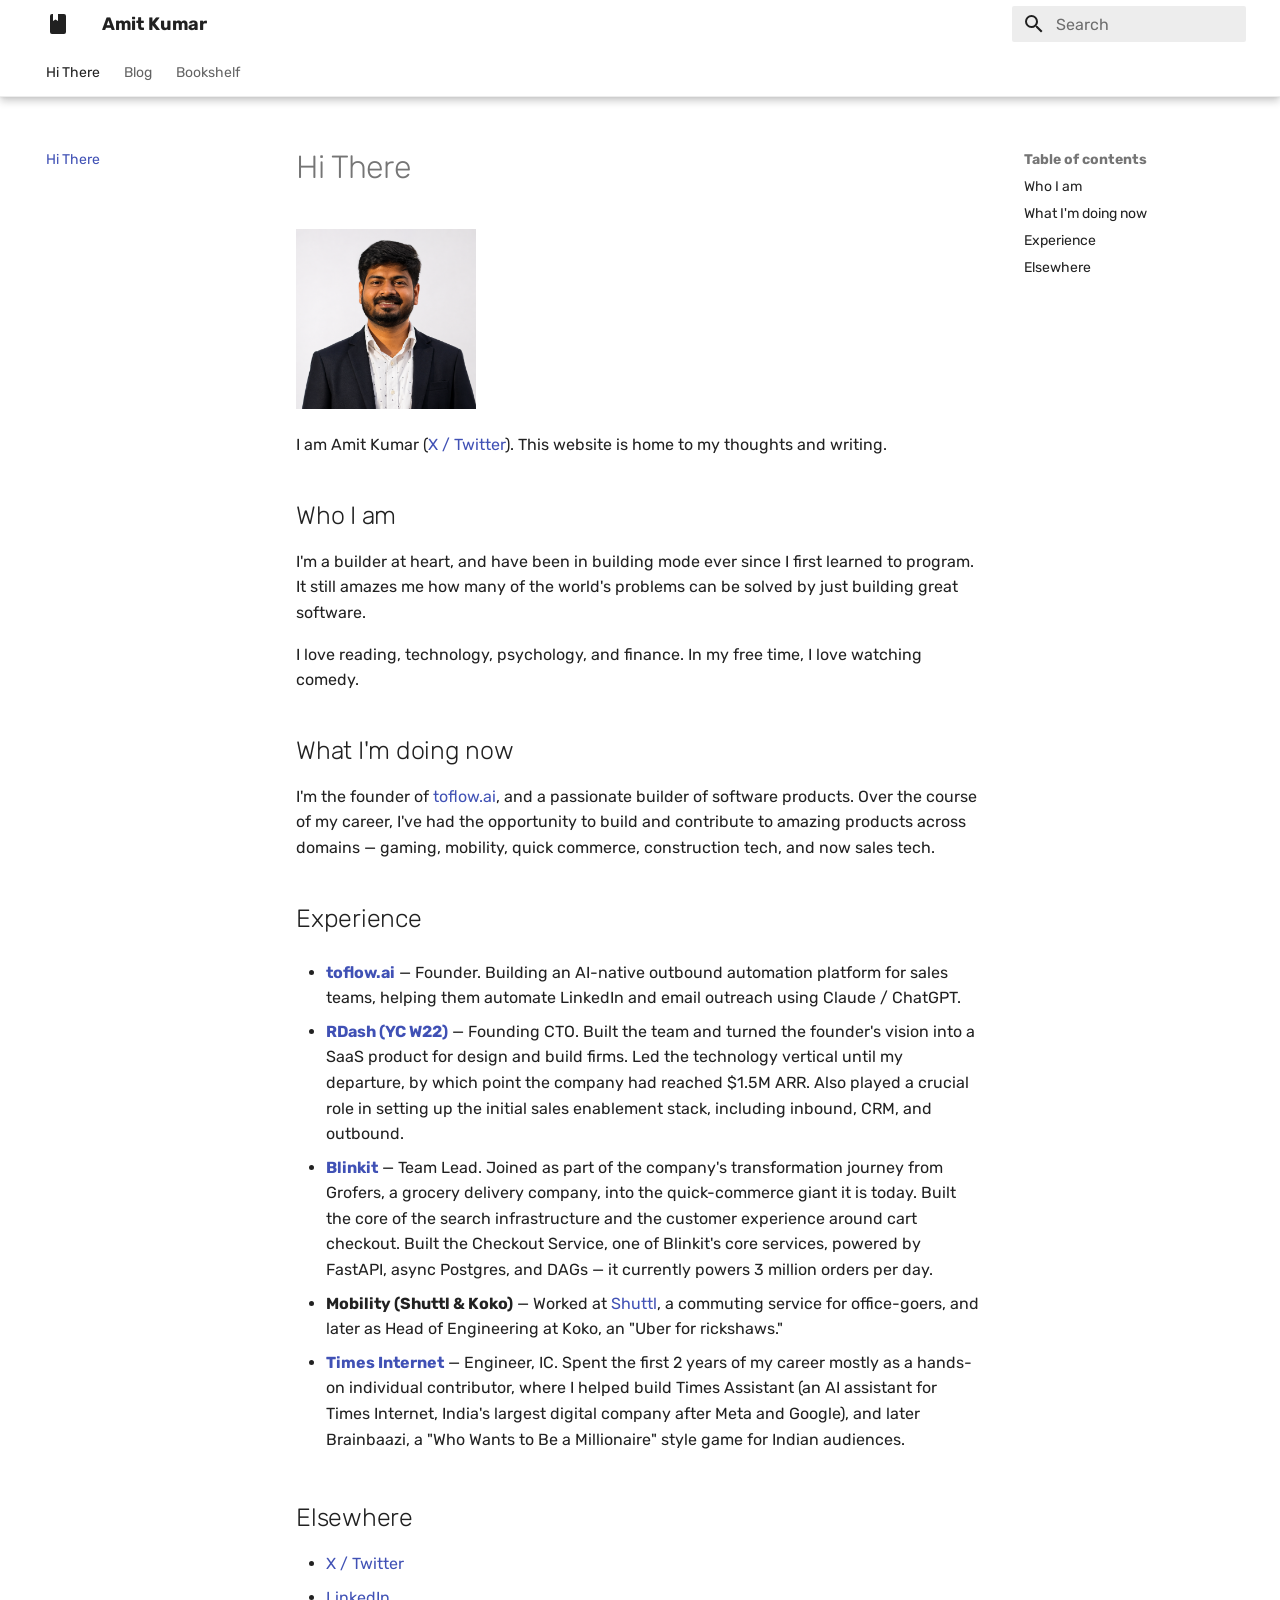
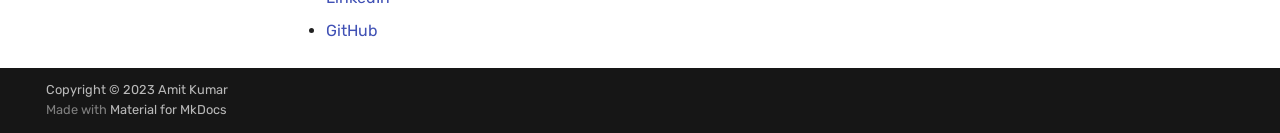
<file: index.html>
<!doctype html>
<html lang="en" class="no-js">
  <head>
    
      <meta charset="utf-8">
      <meta name="viewport" content="width=device-width,initial-scale=1">
      
        <meta name="description" content="Engineer by profession, Leader by choice">
      
      
      
        <link rel="canonical" href="https://amitkmr.github.io/">
      
      
      
        <link rel="next" href="blog/">
      
      
      <link rel="icon" href="assets/images/favicon.png">
      <meta name="generator" content="mkdocs-1.5.3, mkdocs-material-9.5.17">
    
    
      
        <title>Amit Kumar</title>
      
    
    
      <link rel="stylesheet" href="assets/stylesheets/main.bcfcd587.min.css">
      
        
        <link rel="stylesheet" href="assets/stylesheets/palette.06af60db.min.css">
      
      


    
    
      
    
    
      
        
        
        <link rel="preconnect" href="https://fonts.gstatic.com" crossorigin>
        <link rel="stylesheet" href="https://fonts.googleapis.com/css?family=Rubik:300,300i,400,400i,700,700i%7CRoboto+Mono:400,400i,700,700i&display=fallback">
        <style>:root{--md-text-font:"Rubik";--md-code-font:"Roboto Mono"}</style>
      
    
    
      <link rel="stylesheet" href="stylesheets/extra.css">
    
    <script>__md_scope=new URL(".",location),__md_hash=e=>[...e].reduce((e,_)=>(e<<5)-e+_.charCodeAt(0),0),__md_get=(e,_=localStorage,t=__md_scope)=>JSON.parse(_.getItem(t.pathname+"."+e)),__md_set=(e,_,t=localStorage,a=__md_scope)=>{try{t.setItem(a.pathname+"."+e,JSON.stringify(_))}catch(e){}}</script>
    
      

    
    
    
  </head>
  
  
    
    
    
    
    
    <body dir="ltr" data-md-color-scheme="default" data-md-color-primary="white" data-md-color-accent="indigo">
  
    
    <input class="md-toggle" data-md-toggle="drawer" type="checkbox" id="__drawer" autocomplete="off">
    <input class="md-toggle" data-md-toggle="search" type="checkbox" id="__search" autocomplete="off">
    <label class="md-overlay" for="__drawer"></label>
    <div data-md-component="skip">
      
        
        <a href="#hi-there" class="md-skip">
          Skip to content
        </a>
      
    </div>
    <div data-md-component="announce">
      
    </div>
    
    
      

  

<header class="md-header md-header--shadow md-header--lifted" data-md-component="header">
  <nav class="md-header__inner md-grid" aria-label="Header">
    <a href="." title="Amit Kumar" class="md-header__button md-logo" aria-label="Amit Kumar" data-md-component="logo">
      
  
  <svg xmlns="http://www.w3.org/2000/svg" viewBox="0 0 24 24"><path d="M18 22a2 2 0 0 0 2-2V4a2 2 0 0 0-2-2h-6v7L9.5 7.5 7 9V2H6a2 2 0 0 0-2 2v16a2 2 0 0 0 2 2h12Z"/></svg>

    </a>
    <label class="md-header__button md-icon" for="__drawer">
      
      <svg xmlns="http://www.w3.org/2000/svg" viewBox="0 0 24 24"><path d="M3 6h18v2H3V6m0 5h18v2H3v-2m0 5h18v2H3v-2Z"/></svg>
    </label>
    <div class="md-header__title" data-md-component="header-title">
      <div class="md-header__ellipsis">
        <div class="md-header__topic">
          <span class="md-ellipsis">
            Amit Kumar
          </span>
        </div>
        <div class="md-header__topic" data-md-component="header-topic">
          <span class="md-ellipsis">
            
              Hi There
            
          </span>
        </div>
      </div>
    </div>
    
      
    
    
    
    
      <label class="md-header__button md-icon" for="__search">
        
        <svg xmlns="http://www.w3.org/2000/svg" viewBox="0 0 24 24"><path d="M9.5 3A6.5 6.5 0 0 1 16 9.5c0 1.61-.59 3.09-1.56 4.23l.27.27h.79l5 5-1.5 1.5-5-5v-.79l-.27-.27A6.516 6.516 0 0 1 9.5 16 6.5 6.5 0 0 1 3 9.5 6.5 6.5 0 0 1 9.5 3m0 2C7 5 5 7 5 9.5S7 14 9.5 14 14 12 14 9.5 12 5 9.5 5Z"/></svg>
      </label>
      <div class="md-search" data-md-component="search" role="dialog">
  <label class="md-search__overlay" for="__search"></label>
  <div class="md-search__inner" role="search">
    <form class="md-search__form" name="search">
      <input type="text" class="md-search__input" name="query" aria-label="Search" placeholder="Search" autocapitalize="off" autocorrect="off" autocomplete="off" spellcheck="false" data-md-component="search-query" required>
      <label class="md-search__icon md-icon" for="__search">
        
        <svg xmlns="http://www.w3.org/2000/svg" viewBox="0 0 24 24"><path d="M9.5 3A6.5 6.5 0 0 1 16 9.5c0 1.61-.59 3.09-1.56 4.23l.27.27h.79l5 5-1.5 1.5-5-5v-.79l-.27-.27A6.516 6.516 0 0 1 9.5 16 6.5 6.5 0 0 1 3 9.5 6.5 6.5 0 0 1 9.5 3m0 2C7 5 5 7 5 9.5S7 14 9.5 14 14 12 14 9.5 12 5 9.5 5Z"/></svg>
        
        <svg xmlns="http://www.w3.org/2000/svg" viewBox="0 0 24 24"><path d="M20 11v2H8l5.5 5.5-1.42 1.42L4.16 12l7.92-7.92L13.5 5.5 8 11h12Z"/></svg>
      </label>
      <nav class="md-search__options" aria-label="Search">
        
        <button type="reset" class="md-search__icon md-icon" title="Clear" aria-label="Clear" tabindex="-1">
          
          <svg xmlns="http://www.w3.org/2000/svg" viewBox="0 0 24 24"><path d="M19 6.41 17.59 5 12 10.59 6.41 5 5 6.41 10.59 12 5 17.59 6.41 19 12 13.41 17.59 19 19 17.59 13.41 12 19 6.41Z"/></svg>
        </button>
      </nav>
      
    </form>
    <div class="md-search__output">
      <div class="md-search__scrollwrap" data-md-scrollfix>
        <div class="md-search-result" data-md-component="search-result">
          <div class="md-search-result__meta">
            Initializing search
          </div>
          <ol class="md-search-result__list" role="presentation"></ol>
        </div>
      </div>
    </div>
  </div>
</div>
    
    
  </nav>
  
    
      
<nav class="md-tabs" aria-label="Tabs" data-md-component="tabs">
  <div class="md-grid">
    <ul class="md-tabs__list">
      
        
  
  
    
  
  
    <li class="md-tabs__item md-tabs__item--active">
      <a href="." class="md-tabs__link">
        
  
    
  
  Hi There

      </a>
    </li>
  

      
        
  
  
  
    
    
      <li class="md-tabs__item">
        <a href="blog/" class="md-tabs__link">
          
  
  Blog

        </a>
      </li>
    
  

      
        
  
  
  
    <li class="md-tabs__item">
      <a href="bookshelf/" class="md-tabs__link">
        
  
    
  
  Bookshelf

      </a>
    </li>
  

      
    </ul>
  </div>
</nav>
    
  
</header>
    
    <div class="md-container" data-md-component="container">
      
      
        
      
      <main class="md-main" data-md-component="main">
        <div class="md-main__inner md-grid">
          
            
              
              <div class="md-sidebar md-sidebar--primary" data-md-component="sidebar" data-md-type="navigation" >
                <div class="md-sidebar__scrollwrap">
                  <div class="md-sidebar__inner">
                    


  


<nav class="md-nav md-nav--primary md-nav--lifted" aria-label="Navigation" data-md-level="0">
  <label class="md-nav__title" for="__drawer">
    <a href="." title="Amit Kumar" class="md-nav__button md-logo" aria-label="Amit Kumar" data-md-component="logo">
      
  
  <svg xmlns="http://www.w3.org/2000/svg" viewBox="0 0 24 24"><path d="M18 22a2 2 0 0 0 2-2V4a2 2 0 0 0-2-2h-6v7L9.5 7.5 7 9V2H6a2 2 0 0 0-2 2v16a2 2 0 0 0 2 2h12Z"/></svg>

    </a>
    Amit Kumar
  </label>
  
  <ul class="md-nav__list" data-md-scrollfix>
    
      
      
  
  
    
  
  
  
    <li class="md-nav__item md-nav__item--active">
      
      <input class="md-nav__toggle md-toggle" type="checkbox" id="__toc">
      
      
        
      
      
        <label class="md-nav__link md-nav__link--active" for="__toc">
          
  
  <span class="md-ellipsis">
    Hi There
  </span>
  

          <span class="md-nav__icon md-icon"></span>
        </label>
      
      <a href="." class="md-nav__link md-nav__link--active">
        
  
  <span class="md-ellipsis">
    Hi There
  </span>
  

      </a>
      
        

<nav class="md-nav md-nav--secondary" aria-label="Table of contents">
  
  
  
    
  
  
    <label class="md-nav__title" for="__toc">
      <span class="md-nav__icon md-icon"></span>
      Table of contents
    </label>
    <ul class="md-nav__list" data-md-component="toc" data-md-scrollfix>
      
        <li class="md-nav__item">
  <a href="#who-i-am" class="md-nav__link">
    <span class="md-ellipsis">
      Who I am
    </span>
  </a>
  
</li>
      
        <li class="md-nav__item">
  <a href="#what-im-doing-now" class="md-nav__link">
    <span class="md-ellipsis">
      What I'm doing now
    </span>
  </a>
  
</li>
      
        <li class="md-nav__item">
  <a href="#experience" class="md-nav__link">
    <span class="md-ellipsis">
      Experience
    </span>
  </a>
  
</li>
      
        <li class="md-nav__item">
  <a href="#elsewhere" class="md-nav__link">
    <span class="md-ellipsis">
      Elsewhere
    </span>
  </a>
  
</li>
      
    </ul>
  
</nav>
      
    </li>
  

    
      
      
  
  
  
  
    
    
    
      
      
        
      
    
    
    <li class="md-nav__item md-nav__item--nested">
      
        
        
        <input class="md-nav__toggle md-toggle " type="checkbox" id="__nav_2" >
        
          
          <label class="md-nav__link" for="__nav_2" id="__nav_2_label" tabindex="0">
            
  
  <span class="md-ellipsis">
    Blog
  </span>
  

            <span class="md-nav__icon md-icon"></span>
          </label>
        
        <nav class="md-nav" data-md-level="1" aria-labelledby="__nav_2_label" aria-expanded="false">
          <label class="md-nav__title" for="__nav_2">
            <span class="md-nav__icon md-icon"></span>
            Blog
          </label>
          <ul class="md-nav__list" data-md-scrollfix>
            
              
                
  
  
  
  
    <li class="md-nav__item">
      <a href="blog/" class="md-nav__link">
        
  
  <span class="md-ellipsis">
    Blog
  </span>
  

      </a>
    </li>
  

              
            
              
                
  
  
  
  
    <li class="md-nav__item">
      <a href="blog/posts/why-toflow-ai/" class="md-nav__link">
        
  
  <span class="md-ellipsis">
    Why I'm building toflow.ai
  </span>
  

      </a>
    </li>
  

              
            
          </ul>
        </nav>
      
    </li>
  

    
      
      
  
  
  
  
    <li class="md-nav__item">
      <a href="bookshelf/" class="md-nav__link">
        
  
  <span class="md-ellipsis">
    Bookshelf
  </span>
  

      </a>
    </li>
  

    
  </ul>
</nav>
                  </div>
                </div>
              </div>
            
            
              
              <div class="md-sidebar md-sidebar--secondary" data-md-component="sidebar" data-md-type="toc" >
                <div class="md-sidebar__scrollwrap">
                  <div class="md-sidebar__inner">
                    

<nav class="md-nav md-nav--secondary" aria-label="Table of contents">
  
  
  
    
  
  
    <label class="md-nav__title" for="__toc">
      <span class="md-nav__icon md-icon"></span>
      Table of contents
    </label>
    <ul class="md-nav__list" data-md-component="toc" data-md-scrollfix>
      
        <li class="md-nav__item">
  <a href="#who-i-am" class="md-nav__link">
    <span class="md-ellipsis">
      Who I am
    </span>
  </a>
  
</li>
      
        <li class="md-nav__item">
  <a href="#what-im-doing-now" class="md-nav__link">
    <span class="md-ellipsis">
      What I'm doing now
    </span>
  </a>
  
</li>
      
        <li class="md-nav__item">
  <a href="#experience" class="md-nav__link">
    <span class="md-ellipsis">
      Experience
    </span>
  </a>
  
</li>
      
        <li class="md-nav__item">
  <a href="#elsewhere" class="md-nav__link">
    <span class="md-ellipsis">
      Elsewhere
    </span>
  </a>
  
</li>
      
    </ul>
  
</nav>
                  </div>
                </div>
              </div>
            
          
          
            <div class="md-content" data-md-component="content">
              <article class="md-content__inner md-typeset">
                
                  


<h1 id="hi-there">Hi There</h1>
<p><img src="images/profile.png" alt="Profile" width="180px" height="180px"></p>
<p>I am Amit Kumar (<a href="https://x.com/realamitkmr">X / Twitter</a>). This website is home to my thoughts and writing.</p>
<h2 id="who-i-am">Who I am</h2>
<p>I'm a builder at heart, and have been in building mode ever since I first learned to program. It still amazes me how many of the world's problems can be solved by just building great software.</p>
<p>I love reading, technology, psychology, and finance. In my free time, I love watching comedy.</p>
<h2 id="what-im-doing-now">What I'm doing now</h2>
<p>I'm the founder of <a href="https://toflow.ai">toflow.ai</a>, and a passionate builder of software products. Over the course of my career, I've had the opportunity to build and contribute to amazing products across domains — gaming, mobility, quick commerce, construction tech, and now sales tech.</p>
<h2 id="experience">Experience</h2>
<ul>
<li>
<p><strong><a href="https://toflow.ai">toflow.ai</a></strong> — Founder. Building an AI-native outbound automation platform for sales teams, helping them automate LinkedIn and email outreach using Claude / ChatGPT.</p>
</li>
<li>
<p><strong><a href="https://www.linkedin.com/company/r-dash">RDash (YC W22)</a></strong> — Founding CTO. Built the team and turned the founder's vision into a SaaS product for design and build firms. Led the technology vertical until my departure, by which point the company had reached $1.5M ARR. Also played a crucial role in setting up the initial sales enablement stack, including inbound, CRM, and outbound.</p>
</li>
<li>
<p><strong><a href="https://www.linkedin.com/company/letsblinkit/">Blinkit</a></strong> — Team Lead. Joined as part of the company's transformation journey from Grofers, a grocery delivery company, into the quick-commerce giant it is today. Built the core of the search infrastructure and the customer experience around cart checkout. Built the Checkout Service, one of Blinkit's core services, powered by FastAPI, async Postgres, and DAGs — it currently powers 3 million orders per day.</p>
</li>
<li>
<p><strong>Mobility (Shuttl &amp; Koko)</strong> — Worked at <a href="https://www.linkedin.com/company/shuttl/">Shuttl</a>, a commuting service for office-goers, and later as Head of Engineering at Koko, an "Uber for rickshaws."</p>
</li>
<li>
<p><strong><a href="https://www.linkedin.com/company/timesinternet/">Times Internet</a></strong> — Engineer, IC. Spent the first 2 years of my career mostly as a hands-on individual contributor, where I helped build Times Assistant (an AI assistant for Times Internet, India's largest digital company after Meta and Google), and later Brainbaazi, a "Who Wants to Be a Millionaire" style game for Indian audiences.</p>
</li>
</ul>
<h2 id="elsewhere">Elsewhere</h2>
<ul>
<li><a href="https://x.com/realamitkmr">X / Twitter</a></li>
<li><a href="https://www.linkedin.com/in/amit-k-509815296">LinkedIn</a></li>
<li><a href="https://github.com/amitkmr">GitHub</a></li>
</ul>












                
              </article>
            </div>
          
          
<script>var target=document.getElementById(location.hash.slice(1));target&&target.name&&(target.checked=target.name.startsWith("__tabbed_"))</script>
        </div>
        
      </main>
      
        <footer class="md-footer">
  
  <div class="md-footer-meta md-typeset">
    <div class="md-footer-meta__inner md-grid">
      <div class="md-copyright">
  
    <div class="md-copyright__highlight">
      Copyright &copy; 2023 Amit Kumar
    </div>
  
  
    Made with
    <a href="https://squidfunk.github.io/mkdocs-material/" target="_blank" rel="noopener">
      Material for MkDocs
    </a>
  
</div>
      
    </div>
  </div>
</footer>
      
    </div>
    <div class="md-dialog" data-md-component="dialog">
      <div class="md-dialog__inner md-typeset"></div>
    </div>
    
    
    <script id="__config" type="application/json">{"base": ".", "features": ["tabs", "instant", "navigation.tabs", "navigation.tabs.sticky", "navigation.sections"], "search": "assets/javascripts/workers/search.b8dbb3d2.min.js", "translations": {"clipboard.copied": "Copied to clipboard", "clipboard.copy": "Copy to clipboard", "search.result.more.one": "1 more on this page", "search.result.more.other": "# more on this page", "search.result.none": "No matching documents", "search.result.one": "1 matching document", "search.result.other": "# matching documents", "search.result.placeholder": "Type to start searching", "search.result.term.missing": "Missing", "select.version": "Select version"}}</script>
    
    
      <script src="assets/javascripts/bundle.1e8ae164.min.js"></script>
      
    
  </body>
</html>
</file>
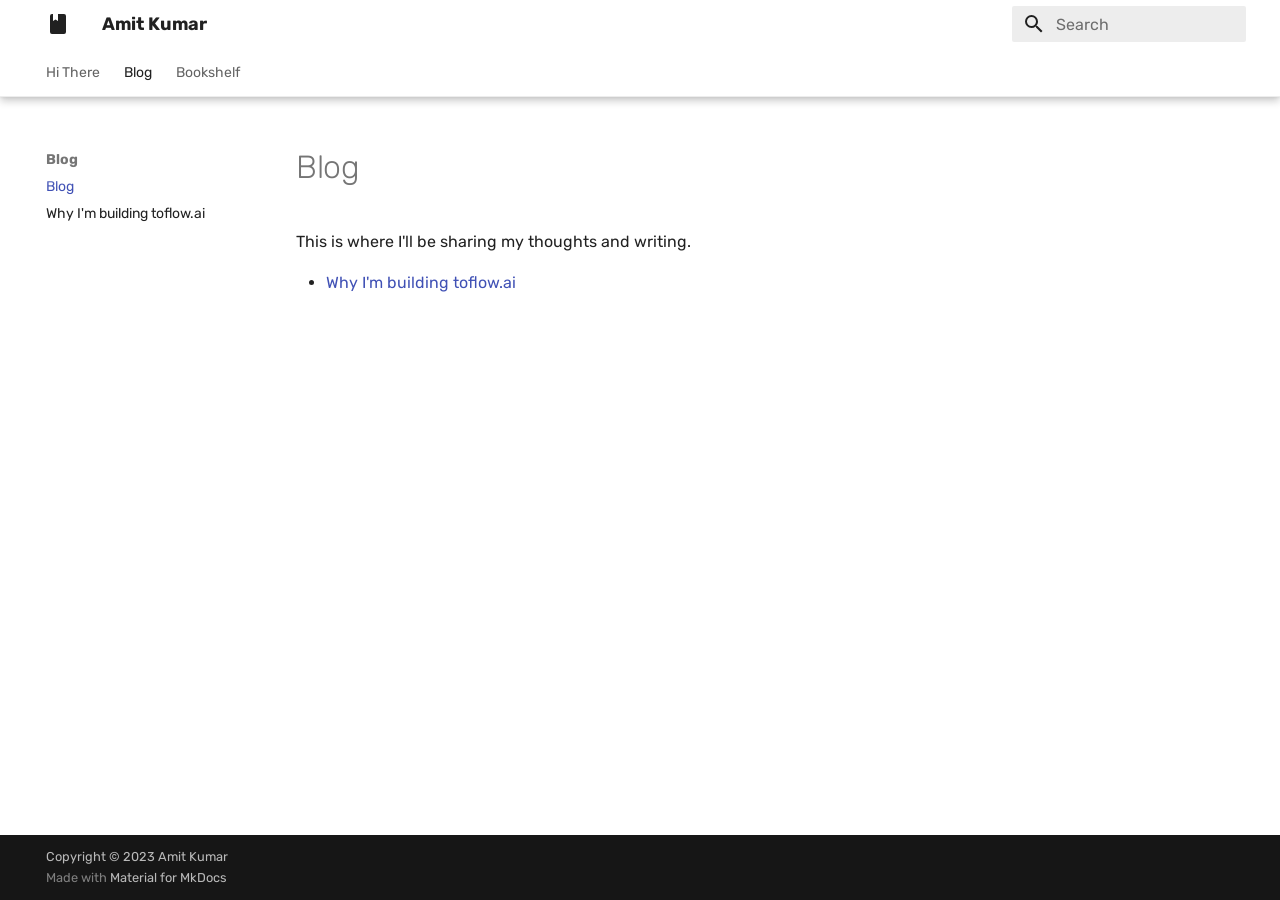
<file: blog/index.html>
<!doctype html>
<html lang="en" class="no-js">
  <head>
    
      <meta charset="utf-8">
      <meta name="viewport" content="width=device-width,initial-scale=1">
      
        <meta name="description" content="Engineer by profession, Leader by choice">
      
      
      
        <link rel="canonical" href="https://amitkmr.github.io/blog/">
      
      
        <link rel="prev" href="..">
      
      
        <link rel="next" href="posts/why-toflow-ai/">
      
      
      <link rel="icon" href="../assets/images/favicon.png">
      <meta name="generator" content="mkdocs-1.5.3, mkdocs-material-9.5.17">
    
    
      
        <title>Blog - Amit Kumar</title>
      
    
    
      <link rel="stylesheet" href="../assets/stylesheets/main.bcfcd587.min.css">
      
        
        <link rel="stylesheet" href="../assets/stylesheets/palette.06af60db.min.css">
      
      


    
    
      
    
    
      
        
        
        <link rel="preconnect" href="https://fonts.gstatic.com" crossorigin>
        <link rel="stylesheet" href="https://fonts.googleapis.com/css?family=Rubik:300,300i,400,400i,700,700i%7CRoboto+Mono:400,400i,700,700i&display=fallback">
        <style>:root{--md-text-font:"Rubik";--md-code-font:"Roboto Mono"}</style>
      
    
    
      <link rel="stylesheet" href="../stylesheets/extra.css">
    
    <script>__md_scope=new URL("..",location),__md_hash=e=>[...e].reduce((e,_)=>(e<<5)-e+_.charCodeAt(0),0),__md_get=(e,_=localStorage,t=__md_scope)=>JSON.parse(_.getItem(t.pathname+"."+e)),__md_set=(e,_,t=localStorage,a=__md_scope)=>{try{t.setItem(a.pathname+"."+e,JSON.stringify(_))}catch(e){}}</script>
    
      

    
    
    
  </head>
  
  
    
    
    
    
    
    <body dir="ltr" data-md-color-scheme="default" data-md-color-primary="white" data-md-color-accent="indigo">
  
    
    <input class="md-toggle" data-md-toggle="drawer" type="checkbox" id="__drawer" autocomplete="off">
    <input class="md-toggle" data-md-toggle="search" type="checkbox" id="__search" autocomplete="off">
    <label class="md-overlay" for="__drawer"></label>
    <div data-md-component="skip">
      
        
        <a href="#blog" class="md-skip">
          Skip to content
        </a>
      
    </div>
    <div data-md-component="announce">
      
    </div>
    
    
      

  

<header class="md-header md-header--shadow md-header--lifted" data-md-component="header">
  <nav class="md-header__inner md-grid" aria-label="Header">
    <a href=".." title="Amit Kumar" class="md-header__button md-logo" aria-label="Amit Kumar" data-md-component="logo">
      
  
  <svg xmlns="http://www.w3.org/2000/svg" viewBox="0 0 24 24"><path d="M18 22a2 2 0 0 0 2-2V4a2 2 0 0 0-2-2h-6v7L9.5 7.5 7 9V2H6a2 2 0 0 0-2 2v16a2 2 0 0 0 2 2h12Z"/></svg>

    </a>
    <label class="md-header__button md-icon" for="__drawer">
      
      <svg xmlns="http://www.w3.org/2000/svg" viewBox="0 0 24 24"><path d="M3 6h18v2H3V6m0 5h18v2H3v-2m0 5h18v2H3v-2Z"/></svg>
    </label>
    <div class="md-header__title" data-md-component="header-title">
      <div class="md-header__ellipsis">
        <div class="md-header__topic">
          <span class="md-ellipsis">
            Amit Kumar
          </span>
        </div>
        <div class="md-header__topic" data-md-component="header-topic">
          <span class="md-ellipsis">
            
              Blog
            
          </span>
        </div>
      </div>
    </div>
    
      
    
    
    
    
      <label class="md-header__button md-icon" for="__search">
        
        <svg xmlns="http://www.w3.org/2000/svg" viewBox="0 0 24 24"><path d="M9.5 3A6.5 6.5 0 0 1 16 9.5c0 1.61-.59 3.09-1.56 4.23l.27.27h.79l5 5-1.5 1.5-5-5v-.79l-.27-.27A6.516 6.516 0 0 1 9.5 16 6.5 6.5 0 0 1 3 9.5 6.5 6.5 0 0 1 9.5 3m0 2C7 5 5 7 5 9.5S7 14 9.5 14 14 12 14 9.5 12 5 9.5 5Z"/></svg>
      </label>
      <div class="md-search" data-md-component="search" role="dialog">
  <label class="md-search__overlay" for="__search"></label>
  <div class="md-search__inner" role="search">
    <form class="md-search__form" name="search">
      <input type="text" class="md-search__input" name="query" aria-label="Search" placeholder="Search" autocapitalize="off" autocorrect="off" autocomplete="off" spellcheck="false" data-md-component="search-query" required>
      <label class="md-search__icon md-icon" for="__search">
        
        <svg xmlns="http://www.w3.org/2000/svg" viewBox="0 0 24 24"><path d="M9.5 3A6.5 6.5 0 0 1 16 9.5c0 1.61-.59 3.09-1.56 4.23l.27.27h.79l5 5-1.5 1.5-5-5v-.79l-.27-.27A6.516 6.516 0 0 1 9.5 16 6.5 6.5 0 0 1 3 9.5 6.5 6.5 0 0 1 9.5 3m0 2C7 5 5 7 5 9.5S7 14 9.5 14 14 12 14 9.5 12 5 9.5 5Z"/></svg>
        
        <svg xmlns="http://www.w3.org/2000/svg" viewBox="0 0 24 24"><path d="M20 11v2H8l5.5 5.5-1.42 1.42L4.16 12l7.92-7.92L13.5 5.5 8 11h12Z"/></svg>
      </label>
      <nav class="md-search__options" aria-label="Search">
        
        <button type="reset" class="md-search__icon md-icon" title="Clear" aria-label="Clear" tabindex="-1">
          
          <svg xmlns="http://www.w3.org/2000/svg" viewBox="0 0 24 24"><path d="M19 6.41 17.59 5 12 10.59 6.41 5 5 6.41 10.59 12 5 17.59 6.41 19 12 13.41 17.59 19 19 17.59 13.41 12 19 6.41Z"/></svg>
        </button>
      </nav>
      
    </form>
    <div class="md-search__output">
      <div class="md-search__scrollwrap" data-md-scrollfix>
        <div class="md-search-result" data-md-component="search-result">
          <div class="md-search-result__meta">
            Initializing search
          </div>
          <ol class="md-search-result__list" role="presentation"></ol>
        </div>
      </div>
    </div>
  </div>
</div>
    
    
  </nav>
  
    
      
<nav class="md-tabs" aria-label="Tabs" data-md-component="tabs">
  <div class="md-grid">
    <ul class="md-tabs__list">
      
        
  
  
  
    <li class="md-tabs__item">
      <a href=".." class="md-tabs__link">
        
  
    
  
  Hi There

      </a>
    </li>
  

      
        
  
  
    
  
  
    
    
      <li class="md-tabs__item md-tabs__item--active">
        <a href="./" class="md-tabs__link">
          
  
  Blog

        </a>
      </li>
    
  

      
        
  
  
  
    <li class="md-tabs__item">
      <a href="../bookshelf/" class="md-tabs__link">
        
  
    
  
  Bookshelf

      </a>
    </li>
  

      
    </ul>
  </div>
</nav>
    
  
</header>
    
    <div class="md-container" data-md-component="container">
      
      
        
      
      <main class="md-main" data-md-component="main">
        <div class="md-main__inner md-grid">
          
            
              
              <div class="md-sidebar md-sidebar--primary" data-md-component="sidebar" data-md-type="navigation" >
                <div class="md-sidebar__scrollwrap">
                  <div class="md-sidebar__inner">
                    


  


<nav class="md-nav md-nav--primary md-nav--lifted" aria-label="Navigation" data-md-level="0">
  <label class="md-nav__title" for="__drawer">
    <a href=".." title="Amit Kumar" class="md-nav__button md-logo" aria-label="Amit Kumar" data-md-component="logo">
      
  
  <svg xmlns="http://www.w3.org/2000/svg" viewBox="0 0 24 24"><path d="M18 22a2 2 0 0 0 2-2V4a2 2 0 0 0-2-2h-6v7L9.5 7.5 7 9V2H6a2 2 0 0 0-2 2v16a2 2 0 0 0 2 2h12Z"/></svg>

    </a>
    Amit Kumar
  </label>
  
  <ul class="md-nav__list" data-md-scrollfix>
    
      
      
  
  
  
  
    <li class="md-nav__item">
      <a href=".." class="md-nav__link">
        
  
  <span class="md-ellipsis">
    Hi There
  </span>
  

      </a>
    </li>
  

    
      
      
  
  
    
  
  
  
    
    
    
      
        
        
      
      
        
      
    
    
    <li class="md-nav__item md-nav__item--active md-nav__item--section md-nav__item--nested">
      
        
        
        <input class="md-nav__toggle md-toggle " type="checkbox" id="__nav_2" checked>
        
          
          <label class="md-nav__link" for="__nav_2" id="__nav_2_label" tabindex="">
            
  
  <span class="md-ellipsis">
    Blog
  </span>
  

            <span class="md-nav__icon md-icon"></span>
          </label>
        
        <nav class="md-nav" data-md-level="1" aria-labelledby="__nav_2_label" aria-expanded="true">
          <label class="md-nav__title" for="__nav_2">
            <span class="md-nav__icon md-icon"></span>
            Blog
          </label>
          <ul class="md-nav__list" data-md-scrollfix>
            
              
                
  
  
    
  
  
  
    <li class="md-nav__item md-nav__item--active">
      
      <input class="md-nav__toggle md-toggle" type="checkbox" id="__toc">
      
      
        
      
      
      <a href="./" class="md-nav__link md-nav__link--active">
        
  
  <span class="md-ellipsis">
    Blog
  </span>
  

      </a>
      
    </li>
  

              
            
              
                
  
  
  
  
    <li class="md-nav__item">
      <a href="posts/why-toflow-ai/" class="md-nav__link">
        
  
  <span class="md-ellipsis">
    Why I'm building toflow.ai
  </span>
  

      </a>
    </li>
  

              
            
          </ul>
        </nav>
      
    </li>
  

    
      
      
  
  
  
  
    <li class="md-nav__item">
      <a href="../bookshelf/" class="md-nav__link">
        
  
  <span class="md-ellipsis">
    Bookshelf
  </span>
  

      </a>
    </li>
  

    
  </ul>
</nav>
                  </div>
                </div>
              </div>
            
            
              
              <div class="md-sidebar md-sidebar--secondary" data-md-component="sidebar" data-md-type="toc" >
                <div class="md-sidebar__scrollwrap">
                  <div class="md-sidebar__inner">
                    

<nav class="md-nav md-nav--secondary" aria-label="Table of contents">
  
  
  
    
  
  
</nav>
                  </div>
                </div>
              </div>
            
          
          
            <div class="md-content" data-md-component="content">
              <article class="md-content__inner md-typeset">
                
                  


<h1 id="blog">Blog</h1>
<p>This is where I'll be sharing my thoughts and writing.</p>
<ul>
<li><a href="posts/why-toflow-ai/">Why I'm building toflow.ai</a></li>
</ul>












                
              </article>
            </div>
          
          
<script>var target=document.getElementById(location.hash.slice(1));target&&target.name&&(target.checked=target.name.startsWith("__tabbed_"))</script>
        </div>
        
      </main>
      
        <footer class="md-footer">
  
  <div class="md-footer-meta md-typeset">
    <div class="md-footer-meta__inner md-grid">
      <div class="md-copyright">
  
    <div class="md-copyright__highlight">
      Copyright &copy; 2023 Amit Kumar
    </div>
  
  
    Made with
    <a href="https://squidfunk.github.io/mkdocs-material/" target="_blank" rel="noopener">
      Material for MkDocs
    </a>
  
</div>
      
    </div>
  </div>
</footer>
      
    </div>
    <div class="md-dialog" data-md-component="dialog">
      <div class="md-dialog__inner md-typeset"></div>
    </div>
    
    
    <script id="__config" type="application/json">{"base": "..", "features": ["tabs", "instant", "navigation.tabs", "navigation.tabs.sticky", "navigation.sections"], "search": "../assets/javascripts/workers/search.b8dbb3d2.min.js", "translations": {"clipboard.copied": "Copied to clipboard", "clipboard.copy": "Copy to clipboard", "search.result.more.one": "1 more on this page", "search.result.more.other": "# more on this page", "search.result.none": "No matching documents", "search.result.one": "1 matching document", "search.result.other": "# matching documents", "search.result.placeholder": "Type to start searching", "search.result.term.missing": "Missing", "select.version": "Select version"}}</script>
    
    
      <script src="../assets/javascripts/bundle.1e8ae164.min.js"></script>
      
    
  </body>
</html>
</file>
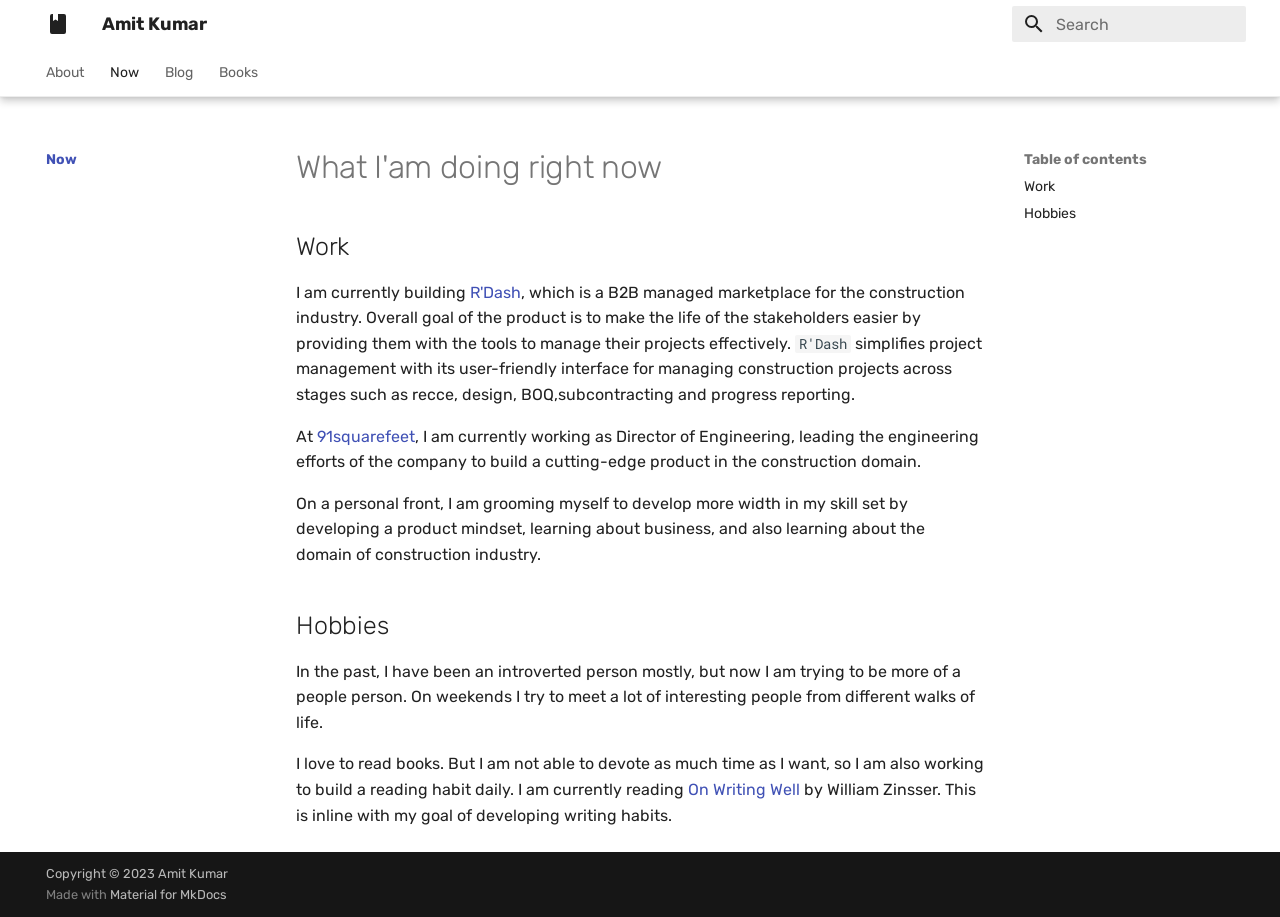
<file: now/index.html>
<!doctype html>
<html lang="en" class="no-js">
  <head>
    
      <meta charset="utf-8">
      <meta name="viewport" content="width=device-width,initial-scale=1">
      
        <meta name="description" content="Engineer by profession, Leader by choice">
      
      
      
        <link rel="canonical" href="https://amitkmr.github.io/now/">
      
      
        <link rel="prev" href="..">
      
      
        <link rel="next" href="../blog/posts/why-personal-website/">
      
      <link rel="icon" href="../assets/images/favicon.png">
      <meta name="generator" content="mkdocs-1.4.2, mkdocs-material-9.0.6">
    
    
      
        <title>Now - Amit Kumar</title>
      
    
    
      <link rel="stylesheet" href="../assets/stylesheets/main.558e4712.min.css">
      
        
        <link rel="stylesheet" href="../assets/stylesheets/palette.2505c338.min.css">
      
      

    
    
    
      
        
        
        <link rel="preconnect" href="https://fonts.gstatic.com" crossorigin>
        <link rel="stylesheet" href="https://fonts.googleapis.com/css?family=Rubik:300,300i,400,400i,700,700i%7CRoboto+Mono:400,400i,700,700i&display=fallback">
        <style>:root{--md-text-font:"Rubik";--md-code-font:"Roboto Mono"}</style>
      
    
    
    <script>__md_scope=new URL("..",location),__md_hash=e=>[...e].reduce((e,_)=>(e<<5)-e+_.charCodeAt(0),0),__md_get=(e,_=localStorage,t=__md_scope)=>JSON.parse(_.getItem(t.pathname+"."+e)),__md_set=(e,_,t=localStorage,a=__md_scope)=>{try{t.setItem(a.pathname+"."+e,JSON.stringify(_))}catch(e){}}</script>
    
      

    
    
    
  </head>
  
  
    
    
    
    
    
    <body dir="ltr" data-md-color-scheme="default" data-md-color-primary="white" data-md-color-accent="">
  
    
    
    <input class="md-toggle" data-md-toggle="drawer" type="checkbox" id="__drawer" autocomplete="off">
    <input class="md-toggle" data-md-toggle="search" type="checkbox" id="__search" autocomplete="off">
    <label class="md-overlay" for="__drawer"></label>
    <div data-md-component="skip">
      
        
        <a href="#what-iam-doing-right-now" class="md-skip">
          Skip to content
        </a>
      
    </div>
    <div data-md-component="announce">
      
    </div>
    
    
      

  

<header class="md-header md-header--lifted" data-md-component="header">
  <nav class="md-header__inner md-grid" aria-label="Header">
    <a href=".." title="Amit Kumar" class="md-header__button md-logo" aria-label="Amit Kumar" data-md-component="logo">
      
  
  <svg xmlns="http://www.w3.org/2000/svg" viewBox="0 0 24 24"><path d="M18 22a2 2 0 0 0 2-2V4a2 2 0 0 0-2-2h-6v7L9.5 7.5 7 9V2H6a2 2 0 0 0-2 2v16a2 2 0 0 0 2 2h12Z"/></svg>

    </a>
    <label class="md-header__button md-icon" for="__drawer">
      <svg xmlns="http://www.w3.org/2000/svg" viewBox="0 0 24 24"><path d="M3 6h18v2H3V6m0 5h18v2H3v-2m0 5h18v2H3v-2Z"/></svg>
    </label>
    <div class="md-header__title" data-md-component="header-title">
      <div class="md-header__ellipsis">
        <div class="md-header__topic">
          <span class="md-ellipsis">
            Amit Kumar
          </span>
        </div>
        <div class="md-header__topic" data-md-component="header-topic">
          <span class="md-ellipsis">
            
              Now
            
          </span>
        </div>
      </div>
    </div>
    
    
    
      <label class="md-header__button md-icon" for="__search">
        <svg xmlns="http://www.w3.org/2000/svg" viewBox="0 0 24 24"><path d="M9.5 3A6.5 6.5 0 0 1 16 9.5c0 1.61-.59 3.09-1.56 4.23l.27.27h.79l5 5-1.5 1.5-5-5v-.79l-.27-.27A6.516 6.516 0 0 1 9.5 16 6.5 6.5 0 0 1 3 9.5 6.5 6.5 0 0 1 9.5 3m0 2C7 5 5 7 5 9.5S7 14 9.5 14 14 12 14 9.5 12 5 9.5 5Z"/></svg>
      </label>
      <div class="md-search" data-md-component="search" role="dialog">
  <label class="md-search__overlay" for="__search"></label>
  <div class="md-search__inner" role="search">
    <form class="md-search__form" name="search">
      <input type="text" class="md-search__input" name="query" aria-label="Search" placeholder="Search" autocapitalize="off" autocorrect="off" autocomplete="off" spellcheck="false" data-md-component="search-query" required>
      <label class="md-search__icon md-icon" for="__search">
        <svg xmlns="http://www.w3.org/2000/svg" viewBox="0 0 24 24"><path d="M9.5 3A6.5 6.5 0 0 1 16 9.5c0 1.61-.59 3.09-1.56 4.23l.27.27h.79l5 5-1.5 1.5-5-5v-.79l-.27-.27A6.516 6.516 0 0 1 9.5 16 6.5 6.5 0 0 1 3 9.5 6.5 6.5 0 0 1 9.5 3m0 2C7 5 5 7 5 9.5S7 14 9.5 14 14 12 14 9.5 12 5 9.5 5Z"/></svg>
        <svg xmlns="http://www.w3.org/2000/svg" viewBox="0 0 24 24"><path d="M20 11v2H8l5.5 5.5-1.42 1.42L4.16 12l7.92-7.92L13.5 5.5 8 11h12Z"/></svg>
      </label>
      <nav class="md-search__options" aria-label="Search">
        
        <button type="reset" class="md-search__icon md-icon" title="Clear" aria-label="Clear" tabindex="-1">
          <svg xmlns="http://www.w3.org/2000/svg" viewBox="0 0 24 24"><path d="M19 6.41 17.59 5 12 10.59 6.41 5 5 6.41 10.59 12 5 17.59 6.41 19 12 13.41 17.59 19 19 17.59 13.41 12 19 6.41Z"/></svg>
        </button>
      </nav>
      
    </form>
    <div class="md-search__output">
      <div class="md-search__scrollwrap" data-md-scrollfix>
        <div class="md-search-result" data-md-component="search-result">
          <div class="md-search-result__meta">
            Initializing search
          </div>
          <ol class="md-search-result__list" role="presentation"></ol>
        </div>
      </div>
    </div>
  </div>
</div>
    
    
  </nav>
  
    
      
<nav class="md-tabs" aria-label="Tabs" data-md-component="tabs">
  <div class="md-tabs__inner md-grid">
    <ul class="md-tabs__list">
      
        
  
  


  <li class="md-tabs__item">
    <a href=".." class="md-tabs__link">
      About
    </a>
  </li>

      
        
  
  
    
  


  <li class="md-tabs__item">
    <a href="./" class="md-tabs__link md-tabs__link--active">
      Now
    </a>
  </li>

      
        
  
  


  
  
  
    <li class="md-tabs__item">
      <a href="../blog/posts/why-personal-website/" class="md-tabs__link">
        Blog
      </a>
    </li>
  

      
        
  
  


  
  
  
    

  
  
  
    <li class="md-tabs__item">
      <a href="../books/startup/the_founders_dilemmas/" class="md-tabs__link">
        Books
      </a>
    </li>
  

  

      
    </ul>
  </div>
</nav>
    
  
</header>
    
    <div class="md-container" data-md-component="container">
      
      
        
      
      <main class="md-main" data-md-component="main">
        <div class="md-main__inner md-grid">
          
            
              
              <div class="md-sidebar md-sidebar--primary" data-md-component="sidebar" data-md-type="navigation" >
                <div class="md-sidebar__scrollwrap">
                  <div class="md-sidebar__inner">
                    

  


<nav class="md-nav md-nav--primary md-nav--lifted" aria-label="Navigation" data-md-level="0">
  <label class="md-nav__title" for="__drawer">
    <a href=".." title="Amit Kumar" class="md-nav__button md-logo" aria-label="Amit Kumar" data-md-component="logo">
      
  
  <svg xmlns="http://www.w3.org/2000/svg" viewBox="0 0 24 24"><path d="M18 22a2 2 0 0 0 2-2V4a2 2 0 0 0-2-2h-6v7L9.5 7.5 7 9V2H6a2 2 0 0 0-2 2v16a2 2 0 0 0 2 2h12Z"/></svg>

    </a>
    Amit Kumar
  </label>
  
  <ul class="md-nav__list" data-md-scrollfix>
    
      
      
      

  
  
  
    <li class="md-nav__item">
      <a href=".." class="md-nav__link">
        About
      </a>
    </li>
  

    
      
      
      

  
  
    
  
  
    <li class="md-nav__item md-nav__item--active">
      
      <input class="md-nav__toggle md-toggle" data-md-toggle="toc" type="checkbox" id="__toc">
      
      
        
      
      
        <label class="md-nav__link md-nav__link--active" for="__toc">
          Now
          <span class="md-nav__icon md-icon"></span>
        </label>
      
      <a href="./" class="md-nav__link md-nav__link--active">
        Now
      </a>
      
        

<nav class="md-nav md-nav--secondary" aria-label="Table of contents">
  
  
  
    
  
  
    <label class="md-nav__title" for="__toc">
      <span class="md-nav__icon md-icon"></span>
      Table of contents
    </label>
    <ul class="md-nav__list" data-md-component="toc" data-md-scrollfix>
      
        <li class="md-nav__item">
  <a href="#work" class="md-nav__link">
    Work
  </a>
  
</li>
      
        <li class="md-nav__item">
  <a href="#hobbies" class="md-nav__link">
    Hobbies
  </a>
  
</li>
      
    </ul>
  
</nav>
      
    </li>
  

    
      
      
      

  
  
  
    
    <li class="md-nav__item md-nav__item--nested">
      
      
      
      
      <input class="md-nav__toggle md-toggle " data-md-toggle="__nav_3" type="checkbox" id="__nav_3" >
      
      
      
        <label class="md-nav__link" for="__nav_3" tabindex="0" aria-expanded="false">
          Blog
          <span class="md-nav__icon md-icon"></span>
        </label>
      
      <nav class="md-nav" aria-label="Blog" data-md-level="1">
        <label class="md-nav__title" for="__nav_3">
          <span class="md-nav__icon md-icon"></span>
          Blog
        </label>
        <ul class="md-nav__list" data-md-scrollfix>
          
            
              
  
  
  
    <li class="md-nav__item">
      <a href="../blog/posts/why-personal-website/" class="md-nav__link">
        Why a personal website?
      </a>
    </li>
  

            
          
        </ul>
      </nav>
    </li>
  

    
      
      
      

  
  
  
    
    <li class="md-nav__item md-nav__item--nested">
      
      
      
      
      <input class="md-nav__toggle md-toggle " data-md-toggle="__nav_4" type="checkbox" id="__nav_4" >
      
      
      
        <label class="md-nav__link" for="__nav_4" tabindex="0" aria-expanded="false">
          Books
          <span class="md-nav__icon md-icon"></span>
        </label>
      
      <nav class="md-nav" aria-label="Books" data-md-level="1">
        <label class="md-nav__title" for="__nav_4">
          <span class="md-nav__icon md-icon"></span>
          Books
        </label>
        <ul class="md-nav__list" data-md-scrollfix>
          
            
              
  
  
  
    
      
    
    <li class="md-nav__item md-nav__item--section md-nav__item--nested">
      
      
      
      
      <input class="md-nav__toggle md-toggle " data-md-toggle="__nav_4_1" type="checkbox" id="__nav_4_1" >
      
      
      
        <label class="md-nav__link" for="__nav_4_1" tabindex="0" aria-expanded="false">
          Startup
          <span class="md-nav__icon md-icon"></span>
        </label>
      
      <nav class="md-nav" aria-label="Startup" data-md-level="2">
        <label class="md-nav__title" for="__nav_4_1">
          <span class="md-nav__icon md-icon"></span>
          Startup
        </label>
        <ul class="md-nav__list" data-md-scrollfix>
          
            
              
  
  
  
    <li class="md-nav__item">
      <a href="../books/startup/the_founders_dilemmas/" class="md-nav__link">
        The Founder's Dilemmas
      </a>
    </li>
  

            
          
            
              
  
  
  
    <li class="md-nav__item">
      <a href="../books/startup/the_mom_test/" class="md-nav__link">
        The MOM Test
      </a>
    </li>
  

            
          
        </ul>
      </nav>
    </li>
  

            
          
            
              
  
  
  
    
      
    
    <li class="md-nav__item md-nav__item--section md-nav__item--nested">
      
      
      
      
      <input class="md-nav__toggle md-toggle " data-md-toggle="__nav_4_2" type="checkbox" id="__nav_4_2" >
      
      
      
        <label class="md-nav__link" for="__nav_4_2" tabindex="0" aria-expanded="false">
          Wealth & Happiness
          <span class="md-nav__icon md-icon"></span>
        </label>
      
      <nav class="md-nav" aria-label="Wealth & Happiness" data-md-level="2">
        <label class="md-nav__title" for="__nav_4_2">
          <span class="md-nav__icon md-icon"></span>
          Wealth & Happiness
        </label>
        <ul class="md-nav__list" data-md-scrollfix>
          
            
              
  
  
  
    <li class="md-nav__item">
      <a href="../books/wealth_and_happiness/the_almanack_of_naval_ravikant/" class="md-nav__link">
        The Almanack of Naval Ravikant
      </a>
    </li>
  

            
          
        </ul>
      </nav>
    </li>
  

            
          
        </ul>
      </nav>
    </li>
  

    
  </ul>
</nav>
                  </div>
                </div>
              </div>
            
            
              
              <div class="md-sidebar md-sidebar--secondary" data-md-component="sidebar" data-md-type="toc" >
                <div class="md-sidebar__scrollwrap">
                  <div class="md-sidebar__inner">
                    

<nav class="md-nav md-nav--secondary" aria-label="Table of contents">
  
  
  
    
  
  
    <label class="md-nav__title" for="__toc">
      <span class="md-nav__icon md-icon"></span>
      Table of contents
    </label>
    <ul class="md-nav__list" data-md-component="toc" data-md-scrollfix>
      
        <li class="md-nav__item">
  <a href="#work" class="md-nav__link">
    Work
  </a>
  
</li>
      
        <li class="md-nav__item">
  <a href="#hobbies" class="md-nav__link">
    Hobbies
  </a>
  
</li>
      
    </ul>
  
</nav>
                  </div>
                </div>
              </div>
            
          
          
            <div class="md-content" data-md-component="content">
              <article class="md-content__inner md-typeset">
                
                  



<h1 id="what-iam-doing-right-now">What I'am doing right now</h1>
<h2 id="work">Work</h2>
<p>I am currently building <a href="https://rdash.io">R'Dash</a>, which is a B2B managed marketplace for the construction industry. Overall goal of the product is to make the life of the stakeholders easier by providing them with the tools to manage their projects effectively. <code>R'Dash</code> simplifies project management with its user-friendly interface for managing construction projects across stages such as recce, design, BOQ,subcontracting and progress reporting.</p>
<p>At <a href="https://www.linkedin.com/company/91sqft">91squarefeet</a>, I am currently working as Director of Engineering, leading the engineering efforts of the company to build a cutting-edge product in the construction domain.</p>
<p>On a personal front, I am grooming myself to develop more width in my skill set by developing a product mindset, learning about business, and also learning about the domain of construction industry.</p>
<h2 id="hobbies">Hobbies</h2>
<p>In the past, I have been an introverted person mostly, but now I am trying to be more of a people person. On weekends I try to meet a lot of interesting people from different walks of life.</p>
<p>I love to read books. But I am not able to devote as much time as I want, so I am also working to build a reading habit daily. I am currently reading <a href="https://www.goodreads.com/book/show/53343.On_Writing_Well">On Writing Well</a> by William Zinsser. This is inline with my goal of developing writing habits.</p>





                
              </article>
            </div>
          
          
        </div>
        
      </main>
      
        <footer class="md-footer">
  
  <div class="md-footer-meta md-typeset">
    <div class="md-footer-meta__inner md-grid">
      <div class="md-copyright">
  
    <div class="md-copyright__highlight">
      Copyright &copy; 2023 Amit Kumar
    </div>
  
  
    Made with
    <a href="https://squidfunk.github.io/mkdocs-material/" target="_blank" rel="noopener">
      Material for MkDocs
    </a>
  
</div>
      
    </div>
  </div>
</footer>
      
    </div>
    <div class="md-dialog" data-md-component="dialog">
      <div class="md-dialog__inner md-typeset"></div>
    </div>
    
    <script id="__config" type="application/json">{"base": "..", "features": ["tabs", "instant", "navigation.tabs", "navigation.tabs.sticky", "navigation.sections"], "search": "../assets/javascripts/workers/search.e5c33ebb.min.js", "translations": {"clipboard.copied": "Copied to clipboard", "clipboard.copy": "Copy to clipboard", "search.result.more.one": "1 more on this page", "search.result.more.other": "# more on this page", "search.result.none": "No matching documents", "search.result.one": "1 matching document", "search.result.other": "# matching documents", "search.result.placeholder": "Type to start searching", "search.result.term.missing": "Missing", "select.version": "Select version"}}</script>
    
    
      <script src="../assets/javascripts/bundle.51d95adb.min.js"></script>
      
    
  </body>
</html>
</file>
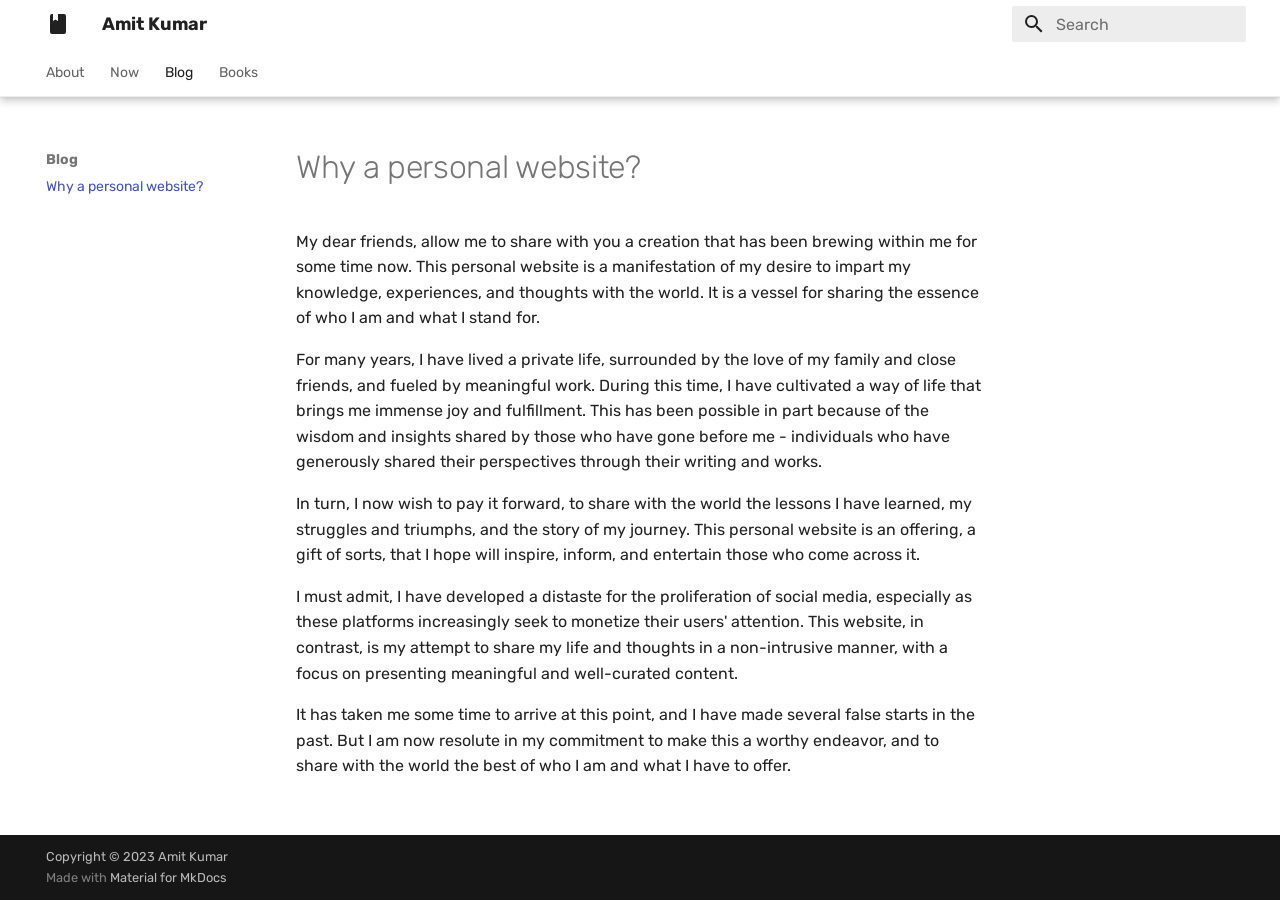
<file: blog/posts/why-personal-website/index.html>
<!doctype html>
<html lang="en" class="no-js">
  <head>
    
      <meta charset="utf-8">
      <meta name="viewport" content="width=device-width,initial-scale=1">
      
        <meta name="description" content="Why I am going to have my personal website, why it took so long
">
      
      
      
        <link rel="canonical" href="https://amitkmr.github.io/blog/posts/why-personal-website/">
      
      
        <link rel="prev" href="../../../now/">
      
      
        <link rel="next" href="../../../books/startup/the_founders_dilemmas/">
      
      <link rel="icon" href="../../../assets/images/favicon.png">
      <meta name="generator" content="mkdocs-1.4.2, mkdocs-material-9.0.6">
    
    
      
        <title>Why a personal website? - Amit Kumar</title>
      
    
    
      <link rel="stylesheet" href="../../../assets/stylesheets/main.558e4712.min.css">
      
        
        <link rel="stylesheet" href="../../../assets/stylesheets/palette.2505c338.min.css">
      
      

    
    
    
      
        
        
        <link rel="preconnect" href="https://fonts.gstatic.com" crossorigin>
        <link rel="stylesheet" href="https://fonts.googleapis.com/css?family=Rubik:300,300i,400,400i,700,700i%7CRoboto+Mono:400,400i,700,700i&display=fallback">
        <style>:root{--md-text-font:"Rubik";--md-code-font:"Roboto Mono"}</style>
      
    
    
    <script>__md_scope=new URL("../../..",location),__md_hash=e=>[...e].reduce((e,_)=>(e<<5)-e+_.charCodeAt(0),0),__md_get=(e,_=localStorage,t=__md_scope)=>JSON.parse(_.getItem(t.pathname+"."+e)),__md_set=(e,_,t=localStorage,a=__md_scope)=>{try{t.setItem(a.pathname+"."+e,JSON.stringify(_))}catch(e){}}</script>
    
      

    
    
    
  </head>
  
  
    
    
    
    
    
    <body dir="ltr" data-md-color-scheme="default" data-md-color-primary="white" data-md-color-accent="">
  
    
    
    <input class="md-toggle" data-md-toggle="drawer" type="checkbox" id="__drawer" autocomplete="off">
    <input class="md-toggle" data-md-toggle="search" type="checkbox" id="__search" autocomplete="off">
    <label class="md-overlay" for="__drawer"></label>
    <div data-md-component="skip">
      
        
        <a href="#why-a-personal-website" class="md-skip">
          Skip to content
        </a>
      
    </div>
    <div data-md-component="announce">
      
    </div>
    
    
      

  

<header class="md-header md-header--lifted" data-md-component="header">
  <nav class="md-header__inner md-grid" aria-label="Header">
    <a href="../../.." title="Amit Kumar" class="md-header__button md-logo" aria-label="Amit Kumar" data-md-component="logo">
      
  
  <svg xmlns="http://www.w3.org/2000/svg" viewBox="0 0 24 24"><path d="M18 22a2 2 0 0 0 2-2V4a2 2 0 0 0-2-2h-6v7L9.5 7.5 7 9V2H6a2 2 0 0 0-2 2v16a2 2 0 0 0 2 2h12Z"/></svg>

    </a>
    <label class="md-header__button md-icon" for="__drawer">
      <svg xmlns="http://www.w3.org/2000/svg" viewBox="0 0 24 24"><path d="M3 6h18v2H3V6m0 5h18v2H3v-2m0 5h18v2H3v-2Z"/></svg>
    </label>
    <div class="md-header__title" data-md-component="header-title">
      <div class="md-header__ellipsis">
        <div class="md-header__topic">
          <span class="md-ellipsis">
            Amit Kumar
          </span>
        </div>
        <div class="md-header__topic" data-md-component="header-topic">
          <span class="md-ellipsis">
            
              Why a personal website?
            
          </span>
        </div>
      </div>
    </div>
    
    
    
      <label class="md-header__button md-icon" for="__search">
        <svg xmlns="http://www.w3.org/2000/svg" viewBox="0 0 24 24"><path d="M9.5 3A6.5 6.5 0 0 1 16 9.5c0 1.61-.59 3.09-1.56 4.23l.27.27h.79l5 5-1.5 1.5-5-5v-.79l-.27-.27A6.516 6.516 0 0 1 9.5 16 6.5 6.5 0 0 1 3 9.5 6.5 6.5 0 0 1 9.5 3m0 2C7 5 5 7 5 9.5S7 14 9.5 14 14 12 14 9.5 12 5 9.5 5Z"/></svg>
      </label>
      <div class="md-search" data-md-component="search" role="dialog">
  <label class="md-search__overlay" for="__search"></label>
  <div class="md-search__inner" role="search">
    <form class="md-search__form" name="search">
      <input type="text" class="md-search__input" name="query" aria-label="Search" placeholder="Search" autocapitalize="off" autocorrect="off" autocomplete="off" spellcheck="false" data-md-component="search-query" required>
      <label class="md-search__icon md-icon" for="__search">
        <svg xmlns="http://www.w3.org/2000/svg" viewBox="0 0 24 24"><path d="M9.5 3A6.5 6.5 0 0 1 16 9.5c0 1.61-.59 3.09-1.56 4.23l.27.27h.79l5 5-1.5 1.5-5-5v-.79l-.27-.27A6.516 6.516 0 0 1 9.5 16 6.5 6.5 0 0 1 3 9.5 6.5 6.5 0 0 1 9.5 3m0 2C7 5 5 7 5 9.5S7 14 9.5 14 14 12 14 9.5 12 5 9.5 5Z"/></svg>
        <svg xmlns="http://www.w3.org/2000/svg" viewBox="0 0 24 24"><path d="M20 11v2H8l5.5 5.5-1.42 1.42L4.16 12l7.92-7.92L13.5 5.5 8 11h12Z"/></svg>
      </label>
      <nav class="md-search__options" aria-label="Search">
        
        <button type="reset" class="md-search__icon md-icon" title="Clear" aria-label="Clear" tabindex="-1">
          <svg xmlns="http://www.w3.org/2000/svg" viewBox="0 0 24 24"><path d="M19 6.41 17.59 5 12 10.59 6.41 5 5 6.41 10.59 12 5 17.59 6.41 19 12 13.41 17.59 19 19 17.59 13.41 12 19 6.41Z"/></svg>
        </button>
      </nav>
      
    </form>
    <div class="md-search__output">
      <div class="md-search__scrollwrap" data-md-scrollfix>
        <div class="md-search-result" data-md-component="search-result">
          <div class="md-search-result__meta">
            Initializing search
          </div>
          <ol class="md-search-result__list" role="presentation"></ol>
        </div>
      </div>
    </div>
  </div>
</div>
    
    
  </nav>
  
    
      
<nav class="md-tabs" aria-label="Tabs" data-md-component="tabs">
  <div class="md-tabs__inner md-grid">
    <ul class="md-tabs__list">
      
        
  
  


  <li class="md-tabs__item">
    <a href="../../.." class="md-tabs__link">
      About
    </a>
  </li>

      
        
  
  


  <li class="md-tabs__item">
    <a href="../../../now/" class="md-tabs__link">
      Now
    </a>
  </li>

      
        
  
  
    
  


  
  
  
    <li class="md-tabs__item">
      <a href="./" class="md-tabs__link md-tabs__link--active">
        Blog
      </a>
    </li>
  

      
        
  
  


  
  
  
    

  
  
  
    <li class="md-tabs__item">
      <a href="../../../books/startup/the_founders_dilemmas/" class="md-tabs__link">
        Books
      </a>
    </li>
  

  

      
    </ul>
  </div>
</nav>
    
  
</header>
    
    <div class="md-container" data-md-component="container">
      
      
        
      
      <main class="md-main" data-md-component="main">
        <div class="md-main__inner md-grid">
          
            
              
              <div class="md-sidebar md-sidebar--primary" data-md-component="sidebar" data-md-type="navigation" >
                <div class="md-sidebar__scrollwrap">
                  <div class="md-sidebar__inner">
                    

  


<nav class="md-nav md-nav--primary md-nav--lifted" aria-label="Navigation" data-md-level="0">
  <label class="md-nav__title" for="__drawer">
    <a href="../../.." title="Amit Kumar" class="md-nav__button md-logo" aria-label="Amit Kumar" data-md-component="logo">
      
  
  <svg xmlns="http://www.w3.org/2000/svg" viewBox="0 0 24 24"><path d="M18 22a2 2 0 0 0 2-2V4a2 2 0 0 0-2-2h-6v7L9.5 7.5 7 9V2H6a2 2 0 0 0-2 2v16a2 2 0 0 0 2 2h12Z"/></svg>

    </a>
    Amit Kumar
  </label>
  
  <ul class="md-nav__list" data-md-scrollfix>
    
      
      
      

  
  
  
    <li class="md-nav__item">
      <a href="../../.." class="md-nav__link">
        About
      </a>
    </li>
  

    
      
      
      

  
  
  
    <li class="md-nav__item">
      <a href="../../../now/" class="md-nav__link">
        Now
      </a>
    </li>
  

    
      
      
      

  
  
    
  
  
    
    <li class="md-nav__item md-nav__item--active md-nav__item--nested">
      
      
      
      
      <input class="md-nav__toggle md-toggle " data-md-toggle="__nav_3" type="checkbox" id="__nav_3" checked>
      
      
      
        <label class="md-nav__link" for="__nav_3" tabindex="0" aria-expanded="true">
          Blog
          <span class="md-nav__icon md-icon"></span>
        </label>
      
      <nav class="md-nav" aria-label="Blog" data-md-level="1">
        <label class="md-nav__title" for="__nav_3">
          <span class="md-nav__icon md-icon"></span>
          Blog
        </label>
        <ul class="md-nav__list" data-md-scrollfix>
          
            
              
  
  
    
  
  
    <li class="md-nav__item md-nav__item--active">
      
      <input class="md-nav__toggle md-toggle" data-md-toggle="toc" type="checkbox" id="__toc">
      
      
        
      
      
      <a href="./" class="md-nav__link md-nav__link--active">
        Why a personal website?
      </a>
      
    </li>
  

            
          
        </ul>
      </nav>
    </li>
  

    
      
      
      

  
  
  
    
    <li class="md-nav__item md-nav__item--nested">
      
      
      
      
      <input class="md-nav__toggle md-toggle " data-md-toggle="__nav_4" type="checkbox" id="__nav_4" >
      
      
      
        <label class="md-nav__link" for="__nav_4" tabindex="0" aria-expanded="false">
          Books
          <span class="md-nav__icon md-icon"></span>
        </label>
      
      <nav class="md-nav" aria-label="Books" data-md-level="1">
        <label class="md-nav__title" for="__nav_4">
          <span class="md-nav__icon md-icon"></span>
          Books
        </label>
        <ul class="md-nav__list" data-md-scrollfix>
          
            
              
  
  
  
    
      
    
    <li class="md-nav__item md-nav__item--section md-nav__item--nested">
      
      
      
      
      <input class="md-nav__toggle md-toggle " data-md-toggle="__nav_4_1" type="checkbox" id="__nav_4_1" >
      
      
      
        <label class="md-nav__link" for="__nav_4_1" tabindex="0" aria-expanded="false">
          Startup
          <span class="md-nav__icon md-icon"></span>
        </label>
      
      <nav class="md-nav" aria-label="Startup" data-md-level="2">
        <label class="md-nav__title" for="__nav_4_1">
          <span class="md-nav__icon md-icon"></span>
          Startup
        </label>
        <ul class="md-nav__list" data-md-scrollfix>
          
            
              
  
  
  
    <li class="md-nav__item">
      <a href="../../../books/startup/the_founders_dilemmas/" class="md-nav__link">
        The Founder's Dilemmas
      </a>
    </li>
  

            
          
            
              
  
  
  
    <li class="md-nav__item">
      <a href="../../../books/startup/the_mom_test/" class="md-nav__link">
        The MOM Test
      </a>
    </li>
  

            
          
        </ul>
      </nav>
    </li>
  

            
          
            
              
  
  
  
    
      
    
    <li class="md-nav__item md-nav__item--section md-nav__item--nested">
      
      
      
      
      <input class="md-nav__toggle md-toggle " data-md-toggle="__nav_4_2" type="checkbox" id="__nav_4_2" >
      
      
      
        <label class="md-nav__link" for="__nav_4_2" tabindex="0" aria-expanded="false">
          Wealth & Happiness
          <span class="md-nav__icon md-icon"></span>
        </label>
      
      <nav class="md-nav" aria-label="Wealth & Happiness" data-md-level="2">
        <label class="md-nav__title" for="__nav_4_2">
          <span class="md-nav__icon md-icon"></span>
          Wealth & Happiness
        </label>
        <ul class="md-nav__list" data-md-scrollfix>
          
            
              
  
  
  
    <li class="md-nav__item">
      <a href="../../../books/wealth_and_happiness/the_almanack_of_naval_ravikant/" class="md-nav__link">
        The Almanack of Naval Ravikant
      </a>
    </li>
  

            
          
        </ul>
      </nav>
    </li>
  

            
          
        </ul>
      </nav>
    </li>
  

    
  </ul>
</nav>
                  </div>
                </div>
              </div>
            
            
              
              <div class="md-sidebar md-sidebar--secondary" data-md-component="sidebar" data-md-type="toc" >
                <div class="md-sidebar__scrollwrap">
                  <div class="md-sidebar__inner">
                    

<nav class="md-nav md-nav--secondary" aria-label="Table of contents">
  
  
  
    
  
  
</nav>
                  </div>
                </div>
              </div>
            
          
          
            <div class="md-content" data-md-component="content">
              <article class="md-content__inner md-typeset">
                
                  



<h1 id="why-a-personal-website">Why a personal website?</h1>
<p>My dear friends, allow me to share with you a creation that has been brewing within me for some time now. This personal website is a manifestation of my desire to impart my knowledge, experiences, and thoughts with the world. It is a vessel for sharing the essence of who I am and what I stand for.</p>
<p>For many years, I have lived a private life, surrounded by the love of my family and close friends, and fueled by meaningful work. During this time, I have cultivated a way of life that brings me immense joy and fulfillment. This has been possible in part because of the wisdom and insights shared by those who have gone before me - individuals who have generously shared their perspectives through their writing and works.</p>
<p>In turn, I now wish to pay it forward, to share with the world the lessons I have learned, my struggles and triumphs, and the story of my journey. This personal website is an offering, a gift of sorts, that I hope will inspire, inform, and entertain those who come across it.</p>
<p>I must admit, I have developed a distaste for the proliferation of social media, especially as these platforms increasingly seek to monetize their users' attention. This website, in contrast, is my attempt to share my life and thoughts in a non-intrusive manner, with a focus on presenting meaningful and well-curated content.</p>
<p>It has taken me some time to arrive at this point, and I have made several false starts in the past. But I am now resolute in my commitment to make this a worthy endeavor, and to share with the world the best of who I am and what I have to offer.</p>





                
              </article>
            </div>
          
          
        </div>
        
      </main>
      
        <footer class="md-footer">
  
  <div class="md-footer-meta md-typeset">
    <div class="md-footer-meta__inner md-grid">
      <div class="md-copyright">
  
    <div class="md-copyright__highlight">
      Copyright &copy; 2023 Amit Kumar
    </div>
  
  
    Made with
    <a href="https://squidfunk.github.io/mkdocs-material/" target="_blank" rel="noopener">
      Material for MkDocs
    </a>
  
</div>
      
    </div>
  </div>
</footer>
      
    </div>
    <div class="md-dialog" data-md-component="dialog">
      <div class="md-dialog__inner md-typeset"></div>
    </div>
    
    <script id="__config" type="application/json">{"base": "../../..", "features": ["tabs", "instant", "navigation.tabs", "navigation.tabs.sticky", "navigation.sections"], "search": "../../../assets/javascripts/workers/search.e5c33ebb.min.js", "translations": {"clipboard.copied": "Copied to clipboard", "clipboard.copy": "Copy to clipboard", "search.result.more.one": "1 more on this page", "search.result.more.other": "# more on this page", "search.result.none": "No matching documents", "search.result.one": "1 matching document", "search.result.other": "# matching documents", "search.result.placeholder": "Type to start searching", "search.result.term.missing": "Missing", "select.version": "Select version"}}</script>
    
    
      <script src="../../../assets/javascripts/bundle.51d95adb.min.js"></script>
      
    
  </body>
</html>
</file>
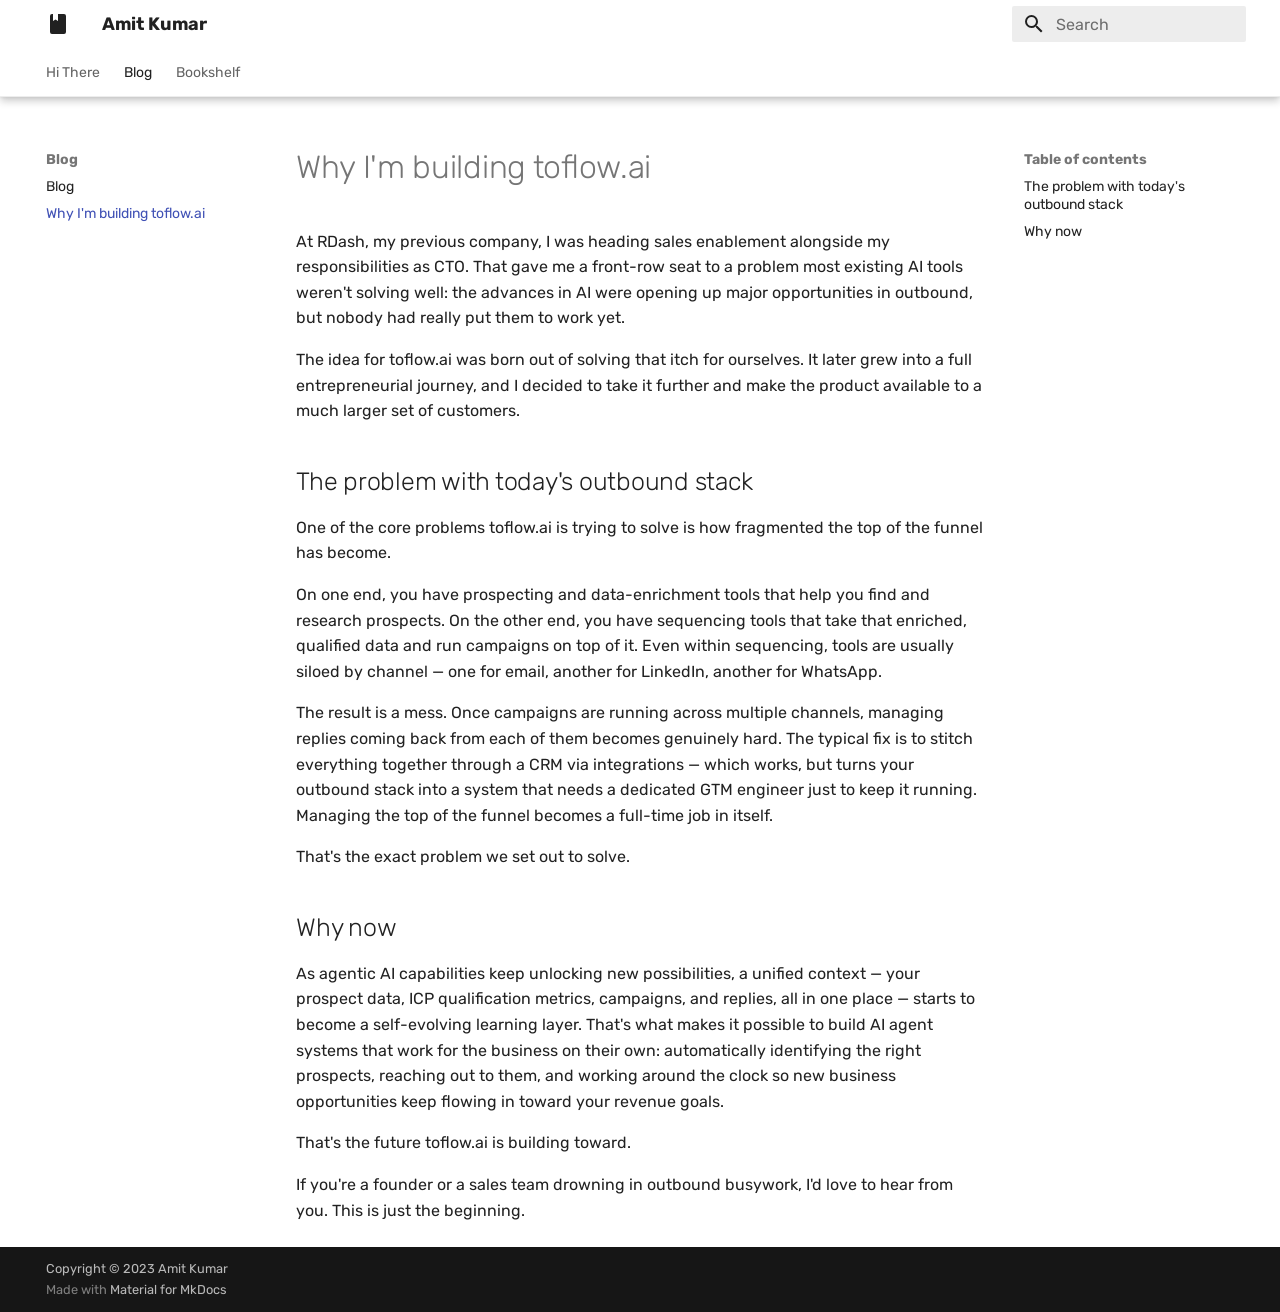
<file: blog/posts/why-toflow-ai/index.html>
<!doctype html>
<html lang="en" class="no-js">
  <head>
    
      <meta charset="utf-8">
      <meta name="viewport" content="width=device-width,initial-scale=1">
      
        <meta name="description" content="Why I am building toflow.ai, an AI-native outbound automation platform
">
      
      
      
        <link rel="canonical" href="https://amitkmr.github.io/blog/posts/why-toflow-ai/">
      
      
        <link rel="prev" href="../../">
      
      
        <link rel="next" href="../../../bookshelf/">
      
      
      <link rel="icon" href="../../../assets/images/favicon.png">
      <meta name="generator" content="mkdocs-1.5.3, mkdocs-material-9.5.17">
    
    
      
        <title>Why I'm building toflow.ai - Amit Kumar</title>
      
    
    
      <link rel="stylesheet" href="../../../assets/stylesheets/main.bcfcd587.min.css">
      
        
        <link rel="stylesheet" href="../../../assets/stylesheets/palette.06af60db.min.css">
      
      


    
    
      
    
    
      
        
        
        <link rel="preconnect" href="https://fonts.gstatic.com" crossorigin>
        <link rel="stylesheet" href="https://fonts.googleapis.com/css?family=Rubik:300,300i,400,400i,700,700i%7CRoboto+Mono:400,400i,700,700i&display=fallback">
        <style>:root{--md-text-font:"Rubik";--md-code-font:"Roboto Mono"}</style>
      
    
    
      <link rel="stylesheet" href="../../../stylesheets/extra.css">
    
    <script>__md_scope=new URL("../../..",location),__md_hash=e=>[...e].reduce((e,_)=>(e<<5)-e+_.charCodeAt(0),0),__md_get=(e,_=localStorage,t=__md_scope)=>JSON.parse(_.getItem(t.pathname+"."+e)),__md_set=(e,_,t=localStorage,a=__md_scope)=>{try{t.setItem(a.pathname+"."+e,JSON.stringify(_))}catch(e){}}</script>
    
      

    
    
    
  </head>
  
  
    
    
    
    
    
    <body dir="ltr" data-md-color-scheme="default" data-md-color-primary="white" data-md-color-accent="indigo">
  
    
    <input class="md-toggle" data-md-toggle="drawer" type="checkbox" id="__drawer" autocomplete="off">
    <input class="md-toggle" data-md-toggle="search" type="checkbox" id="__search" autocomplete="off">
    <label class="md-overlay" for="__drawer"></label>
    <div data-md-component="skip">
      
        
        <a href="#why-im-building-toflowai" class="md-skip">
          Skip to content
        </a>
      
    </div>
    <div data-md-component="announce">
      
    </div>
    
    
      

  

<header class="md-header md-header--shadow md-header--lifted" data-md-component="header">
  <nav class="md-header__inner md-grid" aria-label="Header">
    <a href="../../.." title="Amit Kumar" class="md-header__button md-logo" aria-label="Amit Kumar" data-md-component="logo">
      
  
  <svg xmlns="http://www.w3.org/2000/svg" viewBox="0 0 24 24"><path d="M18 22a2 2 0 0 0 2-2V4a2 2 0 0 0-2-2h-6v7L9.5 7.5 7 9V2H6a2 2 0 0 0-2 2v16a2 2 0 0 0 2 2h12Z"/></svg>

    </a>
    <label class="md-header__button md-icon" for="__drawer">
      
      <svg xmlns="http://www.w3.org/2000/svg" viewBox="0 0 24 24"><path d="M3 6h18v2H3V6m0 5h18v2H3v-2m0 5h18v2H3v-2Z"/></svg>
    </label>
    <div class="md-header__title" data-md-component="header-title">
      <div class="md-header__ellipsis">
        <div class="md-header__topic">
          <span class="md-ellipsis">
            Amit Kumar
          </span>
        </div>
        <div class="md-header__topic" data-md-component="header-topic">
          <span class="md-ellipsis">
            
              Why I'm building toflow.ai
            
          </span>
        </div>
      </div>
    </div>
    
      
    
    
    
    
      <label class="md-header__button md-icon" for="__search">
        
        <svg xmlns="http://www.w3.org/2000/svg" viewBox="0 0 24 24"><path d="M9.5 3A6.5 6.5 0 0 1 16 9.5c0 1.61-.59 3.09-1.56 4.23l.27.27h.79l5 5-1.5 1.5-5-5v-.79l-.27-.27A6.516 6.516 0 0 1 9.5 16 6.5 6.5 0 0 1 3 9.5 6.5 6.5 0 0 1 9.5 3m0 2C7 5 5 7 5 9.5S7 14 9.5 14 14 12 14 9.5 12 5 9.5 5Z"/></svg>
      </label>
      <div class="md-search" data-md-component="search" role="dialog">
  <label class="md-search__overlay" for="__search"></label>
  <div class="md-search__inner" role="search">
    <form class="md-search__form" name="search">
      <input type="text" class="md-search__input" name="query" aria-label="Search" placeholder="Search" autocapitalize="off" autocorrect="off" autocomplete="off" spellcheck="false" data-md-component="search-query" required>
      <label class="md-search__icon md-icon" for="__search">
        
        <svg xmlns="http://www.w3.org/2000/svg" viewBox="0 0 24 24"><path d="M9.5 3A6.5 6.5 0 0 1 16 9.5c0 1.61-.59 3.09-1.56 4.23l.27.27h.79l5 5-1.5 1.5-5-5v-.79l-.27-.27A6.516 6.516 0 0 1 9.5 16 6.5 6.5 0 0 1 3 9.5 6.5 6.5 0 0 1 9.5 3m0 2C7 5 5 7 5 9.5S7 14 9.5 14 14 12 14 9.5 12 5 9.5 5Z"/></svg>
        
        <svg xmlns="http://www.w3.org/2000/svg" viewBox="0 0 24 24"><path d="M20 11v2H8l5.5 5.5-1.42 1.42L4.16 12l7.92-7.92L13.5 5.5 8 11h12Z"/></svg>
      </label>
      <nav class="md-search__options" aria-label="Search">
        
        <button type="reset" class="md-search__icon md-icon" title="Clear" aria-label="Clear" tabindex="-1">
          
          <svg xmlns="http://www.w3.org/2000/svg" viewBox="0 0 24 24"><path d="M19 6.41 17.59 5 12 10.59 6.41 5 5 6.41 10.59 12 5 17.59 6.41 19 12 13.41 17.59 19 19 17.59 13.41 12 19 6.41Z"/></svg>
        </button>
      </nav>
      
    </form>
    <div class="md-search__output">
      <div class="md-search__scrollwrap" data-md-scrollfix>
        <div class="md-search-result" data-md-component="search-result">
          <div class="md-search-result__meta">
            Initializing search
          </div>
          <ol class="md-search-result__list" role="presentation"></ol>
        </div>
      </div>
    </div>
  </div>
</div>
    
    
  </nav>
  
    
      
<nav class="md-tabs" aria-label="Tabs" data-md-component="tabs">
  <div class="md-grid">
    <ul class="md-tabs__list">
      
        
  
  
  
    <li class="md-tabs__item">
      <a href="../../.." class="md-tabs__link">
        
  
    
  
  Hi There

      </a>
    </li>
  

      
        
  
  
    
  
  
    
    
      <li class="md-tabs__item md-tabs__item--active">
        <a href="../../" class="md-tabs__link">
          
  
  Blog

        </a>
      </li>
    
  

      
        
  
  
  
    <li class="md-tabs__item">
      <a href="../../../bookshelf/" class="md-tabs__link">
        
  
    
  
  Bookshelf

      </a>
    </li>
  

      
    </ul>
  </div>
</nav>
    
  
</header>
    
    <div class="md-container" data-md-component="container">
      
      
        
      
      <main class="md-main" data-md-component="main">
        <div class="md-main__inner md-grid">
          
            
              
              <div class="md-sidebar md-sidebar--primary" data-md-component="sidebar" data-md-type="navigation" >
                <div class="md-sidebar__scrollwrap">
                  <div class="md-sidebar__inner">
                    


  


<nav class="md-nav md-nav--primary md-nav--lifted" aria-label="Navigation" data-md-level="0">
  <label class="md-nav__title" for="__drawer">
    <a href="../../.." title="Amit Kumar" class="md-nav__button md-logo" aria-label="Amit Kumar" data-md-component="logo">
      
  
  <svg xmlns="http://www.w3.org/2000/svg" viewBox="0 0 24 24"><path d="M18 22a2 2 0 0 0 2-2V4a2 2 0 0 0-2-2h-6v7L9.5 7.5 7 9V2H6a2 2 0 0 0-2 2v16a2 2 0 0 0 2 2h12Z"/></svg>

    </a>
    Amit Kumar
  </label>
  
  <ul class="md-nav__list" data-md-scrollfix>
    
      
      
  
  
  
  
    <li class="md-nav__item">
      <a href="../../.." class="md-nav__link">
        
  
  <span class="md-ellipsis">
    Hi There
  </span>
  

      </a>
    </li>
  

    
      
      
  
  
    
  
  
  
    
    
    
      
        
        
      
      
        
      
    
    
    <li class="md-nav__item md-nav__item--active md-nav__item--section md-nav__item--nested">
      
        
        
        <input class="md-nav__toggle md-toggle " type="checkbox" id="__nav_2" checked>
        
          
          <label class="md-nav__link" for="__nav_2" id="__nav_2_label" tabindex="">
            
  
  <span class="md-ellipsis">
    Blog
  </span>
  

            <span class="md-nav__icon md-icon"></span>
          </label>
        
        <nav class="md-nav" data-md-level="1" aria-labelledby="__nav_2_label" aria-expanded="true">
          <label class="md-nav__title" for="__nav_2">
            <span class="md-nav__icon md-icon"></span>
            Blog
          </label>
          <ul class="md-nav__list" data-md-scrollfix>
            
              
                
  
  
  
  
    <li class="md-nav__item">
      <a href="../../" class="md-nav__link">
        
  
  <span class="md-ellipsis">
    Blog
  </span>
  

      </a>
    </li>
  

              
            
              
                
  
  
    
  
  
  
    <li class="md-nav__item md-nav__item--active">
      
      <input class="md-nav__toggle md-toggle" type="checkbox" id="__toc">
      
      
        
      
      
        <label class="md-nav__link md-nav__link--active" for="__toc">
          
  
  <span class="md-ellipsis">
    Why I'm building toflow.ai
  </span>
  

          <span class="md-nav__icon md-icon"></span>
        </label>
      
      <a href="./" class="md-nav__link md-nav__link--active">
        
  
  <span class="md-ellipsis">
    Why I'm building toflow.ai
  </span>
  

      </a>
      
        

<nav class="md-nav md-nav--secondary" aria-label="Table of contents">
  
  
  
    
  
  
    <label class="md-nav__title" for="__toc">
      <span class="md-nav__icon md-icon"></span>
      Table of contents
    </label>
    <ul class="md-nav__list" data-md-component="toc" data-md-scrollfix>
      
        <li class="md-nav__item">
  <a href="#the-problem-with-todays-outbound-stack" class="md-nav__link">
    <span class="md-ellipsis">
      The problem with today's outbound stack
    </span>
  </a>
  
</li>
      
        <li class="md-nav__item">
  <a href="#why-now" class="md-nav__link">
    <span class="md-ellipsis">
      Why now
    </span>
  </a>
  
</li>
      
    </ul>
  
</nav>
      
    </li>
  

              
            
          </ul>
        </nav>
      
    </li>
  

    
      
      
  
  
  
  
    <li class="md-nav__item">
      <a href="../../../bookshelf/" class="md-nav__link">
        
  
  <span class="md-ellipsis">
    Bookshelf
  </span>
  

      </a>
    </li>
  

    
  </ul>
</nav>
                  </div>
                </div>
              </div>
            
            
              
              <div class="md-sidebar md-sidebar--secondary" data-md-component="sidebar" data-md-type="toc" >
                <div class="md-sidebar__scrollwrap">
                  <div class="md-sidebar__inner">
                    

<nav class="md-nav md-nav--secondary" aria-label="Table of contents">
  
  
  
    
  
  
    <label class="md-nav__title" for="__toc">
      <span class="md-nav__icon md-icon"></span>
      Table of contents
    </label>
    <ul class="md-nav__list" data-md-component="toc" data-md-scrollfix>
      
        <li class="md-nav__item">
  <a href="#the-problem-with-todays-outbound-stack" class="md-nav__link">
    <span class="md-ellipsis">
      The problem with today's outbound stack
    </span>
  </a>
  
</li>
      
        <li class="md-nav__item">
  <a href="#why-now" class="md-nav__link">
    <span class="md-ellipsis">
      Why now
    </span>
  </a>
  
</li>
      
    </ul>
  
</nav>
                  </div>
                </div>
              </div>
            
          
          
            <div class="md-content" data-md-component="content">
              <article class="md-content__inner md-typeset">
                
                  


<h1 id="why-im-building-toflowai">Why I'm building toflow.ai</h1>
<p>At RDash, my previous company, I was heading sales enablement alongside my responsibilities as CTO. That gave me a front-row seat to a problem most existing AI tools weren't solving well: the advances in AI were opening up major opportunities in outbound, but nobody had really put them to work yet.</p>
<p>The idea for toflow.ai was born out of solving that itch for ourselves. It later grew into a full entrepreneurial journey, and I decided to take it further and make the product available to a much larger set of customers.</p>
<h2 id="the-problem-with-todays-outbound-stack">The problem with today's outbound stack</h2>
<p>One of the core problems toflow.ai is trying to solve is how fragmented the top of the funnel has become.</p>
<p>On one end, you have prospecting and data-enrichment tools that help you find and research prospects. On the other end, you have sequencing tools that take that enriched, qualified data and run campaigns on top of it. Even within sequencing, tools are usually siloed by channel — one for email, another for LinkedIn, another for WhatsApp.</p>
<p>The result is a mess. Once campaigns are running across multiple channels, managing replies coming back from each of them becomes genuinely hard. The typical fix is to stitch everything together through a CRM via integrations — which works, but turns your outbound stack into a system that needs a dedicated GTM engineer just to keep it running. Managing the top of the funnel becomes a full-time job in itself.</p>
<p>That's the exact problem we set out to solve.</p>
<h2 id="why-now">Why now</h2>
<p>As agentic AI capabilities keep unlocking new possibilities, a unified context — your prospect data, ICP qualification metrics, campaigns, and replies, all in one place — starts to become a self-evolving learning layer. That's what makes it possible to build AI agent systems that work for the business on their own: automatically identifying the right prospects, reaching out to them, and working around the clock so new business opportunities keep flowing in toward your revenue goals.</p>
<p>That's the future toflow.ai is building toward.</p>
<p>If you're a founder or a sales team drowning in outbound busywork, I'd love to hear from you. This is just the beginning.</p>







  
  






                
              </article>
            </div>
          
          
<script>var target=document.getElementById(location.hash.slice(1));target&&target.name&&(target.checked=target.name.startsWith("__tabbed_"))</script>
        </div>
        
      </main>
      
        <footer class="md-footer">
  
  <div class="md-footer-meta md-typeset">
    <div class="md-footer-meta__inner md-grid">
      <div class="md-copyright">
  
    <div class="md-copyright__highlight">
      Copyright &copy; 2023 Amit Kumar
    </div>
  
  
    Made with
    <a href="https://squidfunk.github.io/mkdocs-material/" target="_blank" rel="noopener">
      Material for MkDocs
    </a>
  
</div>
      
    </div>
  </div>
</footer>
      
    </div>
    <div class="md-dialog" data-md-component="dialog">
      <div class="md-dialog__inner md-typeset"></div>
    </div>
    
    
    <script id="__config" type="application/json">{"base": "../../..", "features": ["tabs", "instant", "navigation.tabs", "navigation.tabs.sticky", "navigation.sections"], "search": "../../../assets/javascripts/workers/search.b8dbb3d2.min.js", "translations": {"clipboard.copied": "Copied to clipboard", "clipboard.copy": "Copy to clipboard", "search.result.more.one": "1 more on this page", "search.result.more.other": "# more on this page", "search.result.none": "No matching documents", "search.result.one": "1 matching document", "search.result.other": "# matching documents", "search.result.placeholder": "Type to start searching", "search.result.term.missing": "Missing", "select.version": "Select version"}}</script>
    
    
      <script src="../../../assets/javascripts/bundle.1e8ae164.min.js"></script>
      
    
  </body>
</html>
</file>
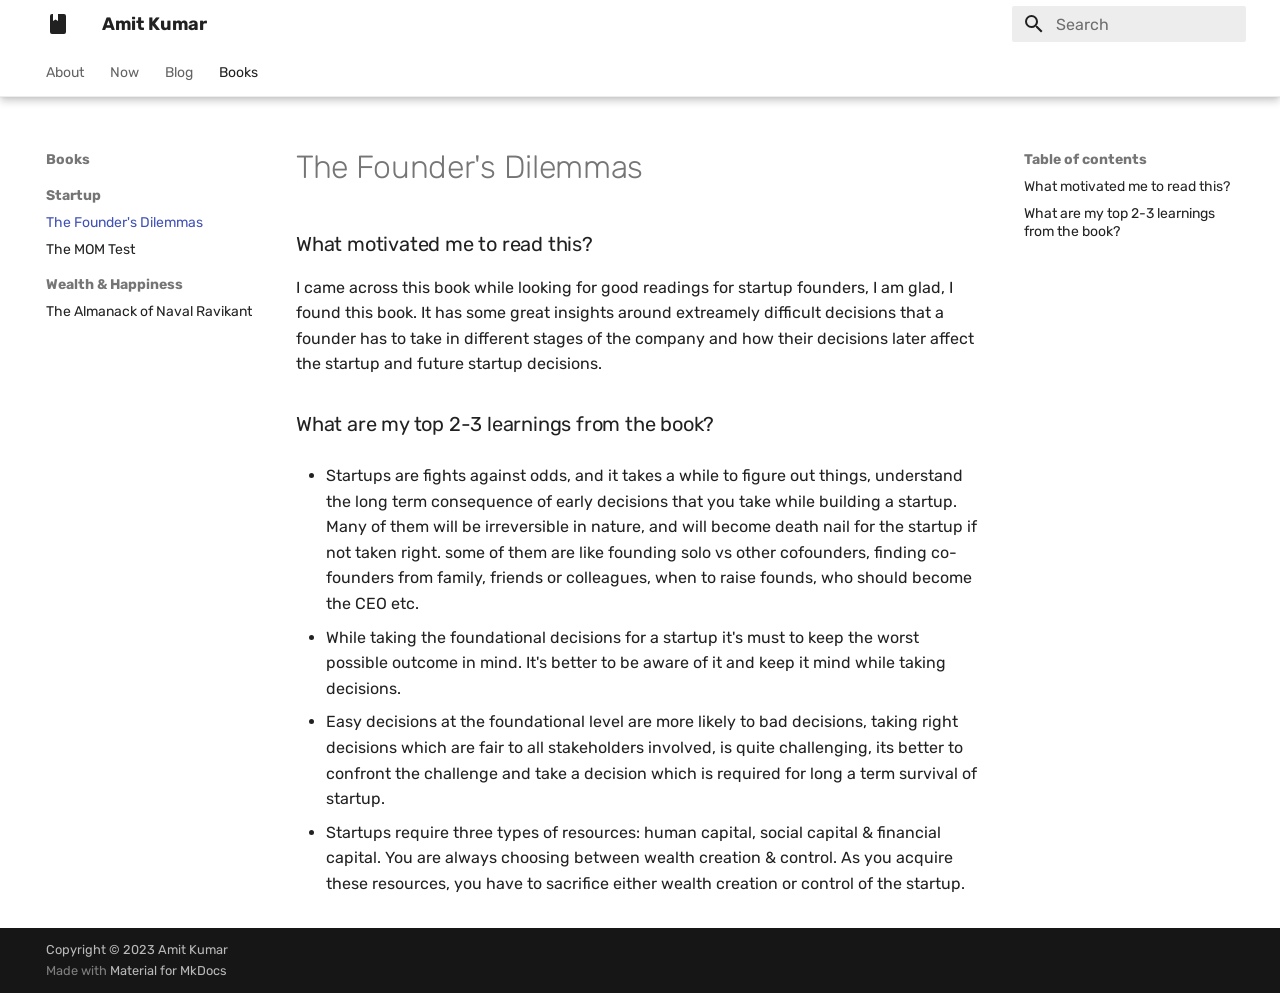
<file: books/startup/the_founders_dilemmas/index.html>
<!doctype html>
<html lang="en" class="no-js">
  <head>
    
      <meta charset="utf-8">
      <meta name="viewport" content="width=device-width,initial-scale=1">
      
        <meta name="description" content="Engineer by profession, Leader by choice">
      
      
      
        <link rel="canonical" href="https://amitkmr.github.io/books/startup/the_founders_dilemmas/">
      
      
        <link rel="prev" href="../../../blog/posts/why-personal-website/">
      
      
        <link rel="next" href="../the_mom_test/">
      
      <link rel="icon" href="../../../assets/images/favicon.png">
      <meta name="generator" content="mkdocs-1.4.2, mkdocs-material-9.0.6">
    
    
      
        <title>The Founder's Dilemmas - Amit Kumar</title>
      
    
    
      <link rel="stylesheet" href="../../../assets/stylesheets/main.558e4712.min.css">
      
        
        <link rel="stylesheet" href="../../../assets/stylesheets/palette.2505c338.min.css">
      
      

    
    
    
      
        
        
        <link rel="preconnect" href="https://fonts.gstatic.com" crossorigin>
        <link rel="stylesheet" href="https://fonts.googleapis.com/css?family=Rubik:300,300i,400,400i,700,700i%7CRoboto+Mono:400,400i,700,700i&display=fallback">
        <style>:root{--md-text-font:"Rubik";--md-code-font:"Roboto Mono"}</style>
      
    
    
    <script>__md_scope=new URL("../../..",location),__md_hash=e=>[...e].reduce((e,_)=>(e<<5)-e+_.charCodeAt(0),0),__md_get=(e,_=localStorage,t=__md_scope)=>JSON.parse(_.getItem(t.pathname+"."+e)),__md_set=(e,_,t=localStorage,a=__md_scope)=>{try{t.setItem(a.pathname+"."+e,JSON.stringify(_))}catch(e){}}</script>
    
      

    
    
    
  </head>
  
  
    
    
    
    
    
    <body dir="ltr" data-md-color-scheme="default" data-md-color-primary="white" data-md-color-accent="">
  
    
    
    <input class="md-toggle" data-md-toggle="drawer" type="checkbox" id="__drawer" autocomplete="off">
    <input class="md-toggle" data-md-toggle="search" type="checkbox" id="__search" autocomplete="off">
    <label class="md-overlay" for="__drawer"></label>
    <div data-md-component="skip">
      
        
        <a href="#the-founders-dilemmas" class="md-skip">
          Skip to content
        </a>
      
    </div>
    <div data-md-component="announce">
      
    </div>
    
    
      

  

<header class="md-header md-header--lifted" data-md-component="header">
  <nav class="md-header__inner md-grid" aria-label="Header">
    <a href="../../.." title="Amit Kumar" class="md-header__button md-logo" aria-label="Amit Kumar" data-md-component="logo">
      
  
  <svg xmlns="http://www.w3.org/2000/svg" viewBox="0 0 24 24"><path d="M18 22a2 2 0 0 0 2-2V4a2 2 0 0 0-2-2h-6v7L9.5 7.5 7 9V2H6a2 2 0 0 0-2 2v16a2 2 0 0 0 2 2h12Z"/></svg>

    </a>
    <label class="md-header__button md-icon" for="__drawer">
      <svg xmlns="http://www.w3.org/2000/svg" viewBox="0 0 24 24"><path d="M3 6h18v2H3V6m0 5h18v2H3v-2m0 5h18v2H3v-2Z"/></svg>
    </label>
    <div class="md-header__title" data-md-component="header-title">
      <div class="md-header__ellipsis">
        <div class="md-header__topic">
          <span class="md-ellipsis">
            Amit Kumar
          </span>
        </div>
        <div class="md-header__topic" data-md-component="header-topic">
          <span class="md-ellipsis">
            
              The Founder's Dilemmas
            
          </span>
        </div>
      </div>
    </div>
    
    
    
      <label class="md-header__button md-icon" for="__search">
        <svg xmlns="http://www.w3.org/2000/svg" viewBox="0 0 24 24"><path d="M9.5 3A6.5 6.5 0 0 1 16 9.5c0 1.61-.59 3.09-1.56 4.23l.27.27h.79l5 5-1.5 1.5-5-5v-.79l-.27-.27A6.516 6.516 0 0 1 9.5 16 6.5 6.5 0 0 1 3 9.5 6.5 6.5 0 0 1 9.5 3m0 2C7 5 5 7 5 9.5S7 14 9.5 14 14 12 14 9.5 12 5 9.5 5Z"/></svg>
      </label>
      <div class="md-search" data-md-component="search" role="dialog">
  <label class="md-search__overlay" for="__search"></label>
  <div class="md-search__inner" role="search">
    <form class="md-search__form" name="search">
      <input type="text" class="md-search__input" name="query" aria-label="Search" placeholder="Search" autocapitalize="off" autocorrect="off" autocomplete="off" spellcheck="false" data-md-component="search-query" required>
      <label class="md-search__icon md-icon" for="__search">
        <svg xmlns="http://www.w3.org/2000/svg" viewBox="0 0 24 24"><path d="M9.5 3A6.5 6.5 0 0 1 16 9.5c0 1.61-.59 3.09-1.56 4.23l.27.27h.79l5 5-1.5 1.5-5-5v-.79l-.27-.27A6.516 6.516 0 0 1 9.5 16 6.5 6.5 0 0 1 3 9.5 6.5 6.5 0 0 1 9.5 3m0 2C7 5 5 7 5 9.5S7 14 9.5 14 14 12 14 9.5 12 5 9.5 5Z"/></svg>
        <svg xmlns="http://www.w3.org/2000/svg" viewBox="0 0 24 24"><path d="M20 11v2H8l5.5 5.5-1.42 1.42L4.16 12l7.92-7.92L13.5 5.5 8 11h12Z"/></svg>
      </label>
      <nav class="md-search__options" aria-label="Search">
        
        <button type="reset" class="md-search__icon md-icon" title="Clear" aria-label="Clear" tabindex="-1">
          <svg xmlns="http://www.w3.org/2000/svg" viewBox="0 0 24 24"><path d="M19 6.41 17.59 5 12 10.59 6.41 5 5 6.41 10.59 12 5 17.59 6.41 19 12 13.41 17.59 19 19 17.59 13.41 12 19 6.41Z"/></svg>
        </button>
      </nav>
      
    </form>
    <div class="md-search__output">
      <div class="md-search__scrollwrap" data-md-scrollfix>
        <div class="md-search-result" data-md-component="search-result">
          <div class="md-search-result__meta">
            Initializing search
          </div>
          <ol class="md-search-result__list" role="presentation"></ol>
        </div>
      </div>
    </div>
  </div>
</div>
    
    
  </nav>
  
    
      
<nav class="md-tabs" aria-label="Tabs" data-md-component="tabs">
  <div class="md-tabs__inner md-grid">
    <ul class="md-tabs__list">
      
        
  
  


  <li class="md-tabs__item">
    <a href="../../.." class="md-tabs__link">
      About
    </a>
  </li>

      
        
  
  


  <li class="md-tabs__item">
    <a href="../../../now/" class="md-tabs__link">
      Now
    </a>
  </li>

      
        
  
  


  
  
  
    <li class="md-tabs__item">
      <a href="../../../blog/posts/why-personal-website/" class="md-tabs__link">
        Blog
      </a>
    </li>
  

      
        
  
  
    
  


  
  
  
    

  
  
  
    <li class="md-tabs__item">
      <a href="./" class="md-tabs__link md-tabs__link--active">
        Books
      </a>
    </li>
  

  

      
    </ul>
  </div>
</nav>
    
  
</header>
    
    <div class="md-container" data-md-component="container">
      
      
        
      
      <main class="md-main" data-md-component="main">
        <div class="md-main__inner md-grid">
          
            
              
              <div class="md-sidebar md-sidebar--primary" data-md-component="sidebar" data-md-type="navigation" >
                <div class="md-sidebar__scrollwrap">
                  <div class="md-sidebar__inner">
                    

  


<nav class="md-nav md-nav--primary md-nav--lifted" aria-label="Navigation" data-md-level="0">
  <label class="md-nav__title" for="__drawer">
    <a href="../../.." title="Amit Kumar" class="md-nav__button md-logo" aria-label="Amit Kumar" data-md-component="logo">
      
  
  <svg xmlns="http://www.w3.org/2000/svg" viewBox="0 0 24 24"><path d="M18 22a2 2 0 0 0 2-2V4a2 2 0 0 0-2-2h-6v7L9.5 7.5 7 9V2H6a2 2 0 0 0-2 2v16a2 2 0 0 0 2 2h12Z"/></svg>

    </a>
    Amit Kumar
  </label>
  
  <ul class="md-nav__list" data-md-scrollfix>
    
      
      
      

  
  
  
    <li class="md-nav__item">
      <a href="../../.." class="md-nav__link">
        About
      </a>
    </li>
  

    
      
      
      

  
  
  
    <li class="md-nav__item">
      <a href="../../../now/" class="md-nav__link">
        Now
      </a>
    </li>
  

    
      
      
      

  
  
  
    
    <li class="md-nav__item md-nav__item--nested">
      
      
      
      
      <input class="md-nav__toggle md-toggle " data-md-toggle="__nav_3" type="checkbox" id="__nav_3" >
      
      
      
        <label class="md-nav__link" for="__nav_3" tabindex="0" aria-expanded="false">
          Blog
          <span class="md-nav__icon md-icon"></span>
        </label>
      
      <nav class="md-nav" aria-label="Blog" data-md-level="1">
        <label class="md-nav__title" for="__nav_3">
          <span class="md-nav__icon md-icon"></span>
          Blog
        </label>
        <ul class="md-nav__list" data-md-scrollfix>
          
            
              
  
  
  
    <li class="md-nav__item">
      <a href="../../../blog/posts/why-personal-website/" class="md-nav__link">
        Why a personal website?
      </a>
    </li>
  

            
          
        </ul>
      </nav>
    </li>
  

    
      
      
      

  
  
    
  
  
    
    <li class="md-nav__item md-nav__item--active md-nav__item--nested">
      
      
      
      
      <input class="md-nav__toggle md-toggle " data-md-toggle="__nav_4" type="checkbox" id="__nav_4" checked>
      
      
      
        <label class="md-nav__link" for="__nav_4" tabindex="0" aria-expanded="true">
          Books
          <span class="md-nav__icon md-icon"></span>
        </label>
      
      <nav class="md-nav" aria-label="Books" data-md-level="1">
        <label class="md-nav__title" for="__nav_4">
          <span class="md-nav__icon md-icon"></span>
          Books
        </label>
        <ul class="md-nav__list" data-md-scrollfix>
          
            
              
  
  
    
  
  
    
      
    
    <li class="md-nav__item md-nav__item--active md-nav__item--section md-nav__item--nested">
      
      
      
      
      <input class="md-nav__toggle md-toggle " data-md-toggle="__nav_4_1" type="checkbox" id="__nav_4_1" checked>
      
      
      
        <label class="md-nav__link" for="__nav_4_1" tabindex="0" aria-expanded="true">
          Startup
          <span class="md-nav__icon md-icon"></span>
        </label>
      
      <nav class="md-nav" aria-label="Startup" data-md-level="2">
        <label class="md-nav__title" for="__nav_4_1">
          <span class="md-nav__icon md-icon"></span>
          Startup
        </label>
        <ul class="md-nav__list" data-md-scrollfix>
          
            
              
  
  
    
  
  
    <li class="md-nav__item md-nav__item--active">
      
      <input class="md-nav__toggle md-toggle" data-md-toggle="toc" type="checkbox" id="__toc">
      
      
        
      
      
        <label class="md-nav__link md-nav__link--active" for="__toc">
          The Founder's Dilemmas
          <span class="md-nav__icon md-icon"></span>
        </label>
      
      <a href="./" class="md-nav__link md-nav__link--active">
        The Founder's Dilemmas
      </a>
      
        

<nav class="md-nav md-nav--secondary" aria-label="Table of contents">
  
  
  
    
  
  
    <label class="md-nav__title" for="__toc">
      <span class="md-nav__icon md-icon"></span>
      Table of contents
    </label>
    <ul class="md-nav__list" data-md-component="toc" data-md-scrollfix>
      
        <li class="md-nav__item">
  <a href="#what-motivated-me-to-read-this" class="md-nav__link">
    What motivated me to read this?
  </a>
  
</li>
      
        <li class="md-nav__item">
  <a href="#what-are-my-top-2-3-learnings-from-the-book" class="md-nav__link">
    What are my top 2-3 learnings from the book?
  </a>
  
</li>
      
    </ul>
  
</nav>
      
    </li>
  

            
          
            
              
  
  
  
    <li class="md-nav__item">
      <a href="../the_mom_test/" class="md-nav__link">
        The MOM Test
      </a>
    </li>
  

            
          
        </ul>
      </nav>
    </li>
  

            
          
            
              
  
  
  
    
      
    
    <li class="md-nav__item md-nav__item--section md-nav__item--nested">
      
      
      
      
      <input class="md-nav__toggle md-toggle " data-md-toggle="__nav_4_2" type="checkbox" id="__nav_4_2" >
      
      
      
        <label class="md-nav__link" for="__nav_4_2" tabindex="0" aria-expanded="false">
          Wealth & Happiness
          <span class="md-nav__icon md-icon"></span>
        </label>
      
      <nav class="md-nav" aria-label="Wealth & Happiness" data-md-level="2">
        <label class="md-nav__title" for="__nav_4_2">
          <span class="md-nav__icon md-icon"></span>
          Wealth & Happiness
        </label>
        <ul class="md-nav__list" data-md-scrollfix>
          
            
              
  
  
  
    <li class="md-nav__item">
      <a href="../../wealth_and_happiness/the_almanack_of_naval_ravikant/" class="md-nav__link">
        The Almanack of Naval Ravikant
      </a>
    </li>
  

            
          
        </ul>
      </nav>
    </li>
  

            
          
        </ul>
      </nav>
    </li>
  

    
  </ul>
</nav>
                  </div>
                </div>
              </div>
            
            
              
              <div class="md-sidebar md-sidebar--secondary" data-md-component="sidebar" data-md-type="toc" >
                <div class="md-sidebar__scrollwrap">
                  <div class="md-sidebar__inner">
                    

<nav class="md-nav md-nav--secondary" aria-label="Table of contents">
  
  
  
    
  
  
    <label class="md-nav__title" for="__toc">
      <span class="md-nav__icon md-icon"></span>
      Table of contents
    </label>
    <ul class="md-nav__list" data-md-component="toc" data-md-scrollfix>
      
        <li class="md-nav__item">
  <a href="#what-motivated-me-to-read-this" class="md-nav__link">
    What motivated me to read this?
  </a>
  
</li>
      
        <li class="md-nav__item">
  <a href="#what-are-my-top-2-3-learnings-from-the-book" class="md-nav__link">
    What are my top 2-3 learnings from the book?
  </a>
  
</li>
      
    </ul>
  
</nav>
                  </div>
                </div>
              </div>
            
          
          
            <div class="md-content" data-md-component="content">
              <article class="md-content__inner md-typeset">
                
                  



<h1 id="the-founders-dilemmas">The Founder's Dilemmas</h1>
<h3 id="what-motivated-me-to-read-this">What motivated me to read this?</h3>
<p>I came across this book while looking for good readings for startup founders, I am glad, I found this book. It has some great insights around extreamely difficult decisions that a founder has to take in different stages of the company and how their decisions later affect the startup and future startup decisions.</p>
<h3 id="what-are-my-top-2-3-learnings-from-the-book">What are my top 2-3 learnings from the book?</h3>
<ul>
<li>
<p>Startups are fights against odds, and it takes a while to figure out things, understand the long term consequence of early decisions that you take while building a startup. Many of them will be irreversible in nature, and will become death nail for the startup if not taken right. some of them are like founding solo vs other cofounders, finding co-founders from family, friends or colleagues, when to raise founds, who should become the CEO etc.</p>
</li>
<li>
<p>While taking the foundational decisions for a startup it's must to keep the worst possible outcome in mind. It's better to be aware of it and keep it mind while taking decisions.</p>
</li>
<li>
<p>Easy decisions at the foundational level are more likely to bad decisions, taking right decisions which are fair to all stakeholders involved, is quite challenging, its better to confront the challenge and take a decision which is required for long a term survival of startup.</p>
</li>
<li>
<p>Startups require three types of resources: human capital, social capital &amp; financial capital. You are always choosing between wealth creation &amp; control. As you acquire these resources, you have to sacrifice either wealth creation or control of the startup.</p>
</li>
</ul>





                
              </article>
            </div>
          
          
        </div>
        
      </main>
      
        <footer class="md-footer">
  
  <div class="md-footer-meta md-typeset">
    <div class="md-footer-meta__inner md-grid">
      <div class="md-copyright">
  
    <div class="md-copyright__highlight">
      Copyright &copy; 2023 Amit Kumar
    </div>
  
  
    Made with
    <a href="https://squidfunk.github.io/mkdocs-material/" target="_blank" rel="noopener">
      Material for MkDocs
    </a>
  
</div>
      
    </div>
  </div>
</footer>
      
    </div>
    <div class="md-dialog" data-md-component="dialog">
      <div class="md-dialog__inner md-typeset"></div>
    </div>
    
    <script id="__config" type="application/json">{"base": "../../..", "features": ["tabs", "instant", "navigation.tabs", "navigation.tabs.sticky", "navigation.sections"], "search": "../../../assets/javascripts/workers/search.e5c33ebb.min.js", "translations": {"clipboard.copied": "Copied to clipboard", "clipboard.copy": "Copy to clipboard", "search.result.more.one": "1 more on this page", "search.result.more.other": "# more on this page", "search.result.none": "No matching documents", "search.result.one": "1 matching document", "search.result.other": "# matching documents", "search.result.placeholder": "Type to start searching", "search.result.term.missing": "Missing", "select.version": "Select version"}}</script>
    
    
      <script src="../../../assets/javascripts/bundle.51d95adb.min.js"></script>
      
    
  </body>
</html>
</file>
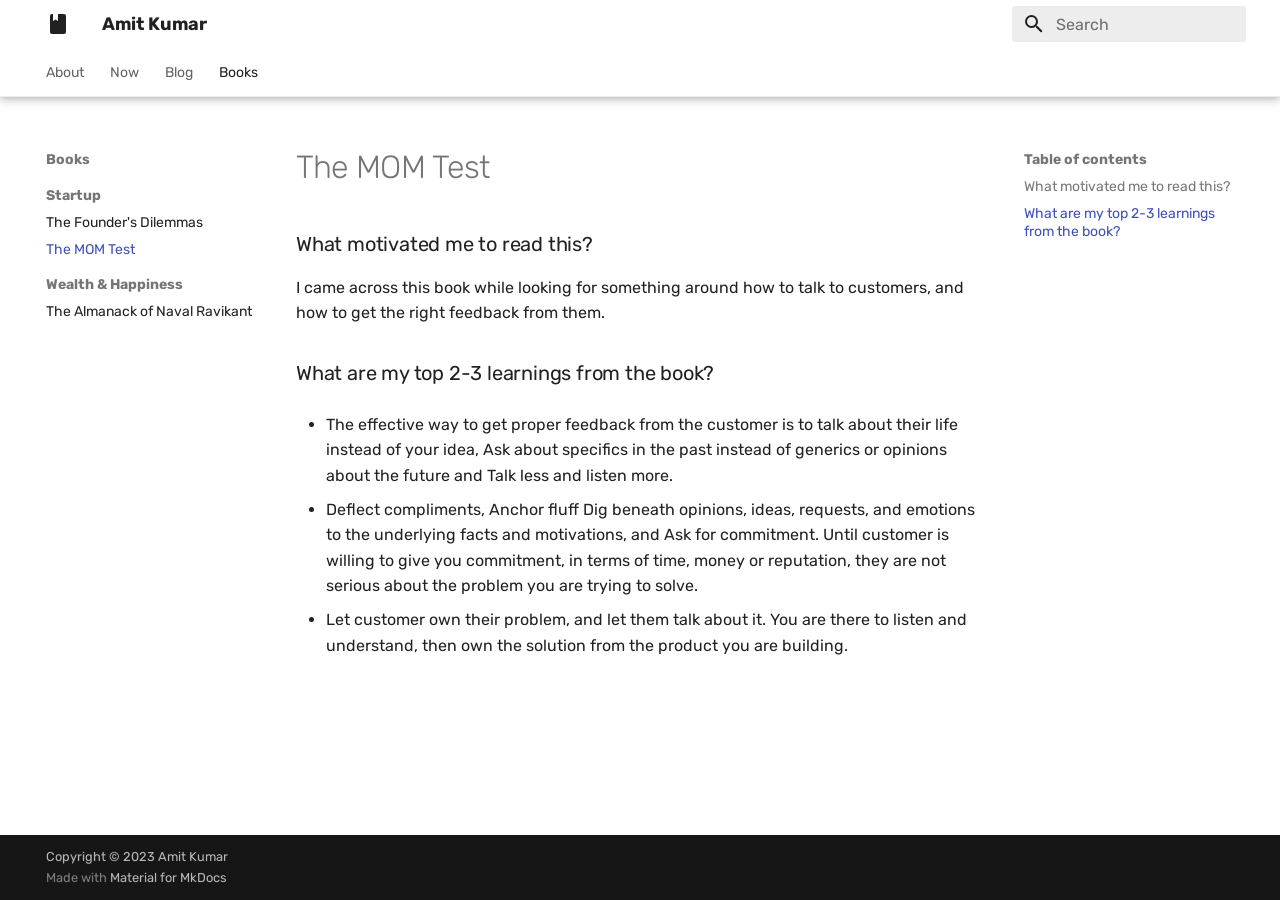
<file: books/startup/the_mom_test/index.html>
<!doctype html>
<html lang="en" class="no-js">
  <head>
    
      <meta charset="utf-8">
      <meta name="viewport" content="width=device-width,initial-scale=1">
      
        <meta name="description" content="Engineer by profession, Leader by choice">
      
      
      
        <link rel="canonical" href="https://amitkmr.github.io/books/startup/the_mom_test/">
      
      
        <link rel="prev" href="../the_founders_dilemmas/">
      
      
        <link rel="next" href="../../wealth_and_happiness/the_almanack_of_naval_ravikant/">
      
      <link rel="icon" href="../../../assets/images/favicon.png">
      <meta name="generator" content="mkdocs-1.4.2, mkdocs-material-9.0.6">
    
    
      
        <title>The MOM Test - Amit Kumar</title>
      
    
    
      <link rel="stylesheet" href="../../../assets/stylesheets/main.558e4712.min.css">
      
        
        <link rel="stylesheet" href="../../../assets/stylesheets/palette.2505c338.min.css">
      
      

    
    
    
      
        
        
        <link rel="preconnect" href="https://fonts.gstatic.com" crossorigin>
        <link rel="stylesheet" href="https://fonts.googleapis.com/css?family=Rubik:300,300i,400,400i,700,700i%7CRoboto+Mono:400,400i,700,700i&display=fallback">
        <style>:root{--md-text-font:"Rubik";--md-code-font:"Roboto Mono"}</style>
      
    
    
    <script>__md_scope=new URL("../../..",location),__md_hash=e=>[...e].reduce((e,_)=>(e<<5)-e+_.charCodeAt(0),0),__md_get=(e,_=localStorage,t=__md_scope)=>JSON.parse(_.getItem(t.pathname+"."+e)),__md_set=(e,_,t=localStorage,a=__md_scope)=>{try{t.setItem(a.pathname+"."+e,JSON.stringify(_))}catch(e){}}</script>
    
      

    
    
    
  </head>
  
  
    
    
    
    
    
    <body dir="ltr" data-md-color-scheme="default" data-md-color-primary="white" data-md-color-accent="">
  
    
    
    <input class="md-toggle" data-md-toggle="drawer" type="checkbox" id="__drawer" autocomplete="off">
    <input class="md-toggle" data-md-toggle="search" type="checkbox" id="__search" autocomplete="off">
    <label class="md-overlay" for="__drawer"></label>
    <div data-md-component="skip">
      
        
        <a href="#the-mom-test" class="md-skip">
          Skip to content
        </a>
      
    </div>
    <div data-md-component="announce">
      
    </div>
    
    
      

  

<header class="md-header md-header--lifted" data-md-component="header">
  <nav class="md-header__inner md-grid" aria-label="Header">
    <a href="../../.." title="Amit Kumar" class="md-header__button md-logo" aria-label="Amit Kumar" data-md-component="logo">
      
  
  <svg xmlns="http://www.w3.org/2000/svg" viewBox="0 0 24 24"><path d="M18 22a2 2 0 0 0 2-2V4a2 2 0 0 0-2-2h-6v7L9.5 7.5 7 9V2H6a2 2 0 0 0-2 2v16a2 2 0 0 0 2 2h12Z"/></svg>

    </a>
    <label class="md-header__button md-icon" for="__drawer">
      <svg xmlns="http://www.w3.org/2000/svg" viewBox="0 0 24 24"><path d="M3 6h18v2H3V6m0 5h18v2H3v-2m0 5h18v2H3v-2Z"/></svg>
    </label>
    <div class="md-header__title" data-md-component="header-title">
      <div class="md-header__ellipsis">
        <div class="md-header__topic">
          <span class="md-ellipsis">
            Amit Kumar
          </span>
        </div>
        <div class="md-header__topic" data-md-component="header-topic">
          <span class="md-ellipsis">
            
              The MOM Test
            
          </span>
        </div>
      </div>
    </div>
    
    
    
      <label class="md-header__button md-icon" for="__search">
        <svg xmlns="http://www.w3.org/2000/svg" viewBox="0 0 24 24"><path d="M9.5 3A6.5 6.5 0 0 1 16 9.5c0 1.61-.59 3.09-1.56 4.23l.27.27h.79l5 5-1.5 1.5-5-5v-.79l-.27-.27A6.516 6.516 0 0 1 9.5 16 6.5 6.5 0 0 1 3 9.5 6.5 6.5 0 0 1 9.5 3m0 2C7 5 5 7 5 9.5S7 14 9.5 14 14 12 14 9.5 12 5 9.5 5Z"/></svg>
      </label>
      <div class="md-search" data-md-component="search" role="dialog">
  <label class="md-search__overlay" for="__search"></label>
  <div class="md-search__inner" role="search">
    <form class="md-search__form" name="search">
      <input type="text" class="md-search__input" name="query" aria-label="Search" placeholder="Search" autocapitalize="off" autocorrect="off" autocomplete="off" spellcheck="false" data-md-component="search-query" required>
      <label class="md-search__icon md-icon" for="__search">
        <svg xmlns="http://www.w3.org/2000/svg" viewBox="0 0 24 24"><path d="M9.5 3A6.5 6.5 0 0 1 16 9.5c0 1.61-.59 3.09-1.56 4.23l.27.27h.79l5 5-1.5 1.5-5-5v-.79l-.27-.27A6.516 6.516 0 0 1 9.5 16 6.5 6.5 0 0 1 3 9.5 6.5 6.5 0 0 1 9.5 3m0 2C7 5 5 7 5 9.5S7 14 9.5 14 14 12 14 9.5 12 5 9.5 5Z"/></svg>
        <svg xmlns="http://www.w3.org/2000/svg" viewBox="0 0 24 24"><path d="M20 11v2H8l5.5 5.5-1.42 1.42L4.16 12l7.92-7.92L13.5 5.5 8 11h12Z"/></svg>
      </label>
      <nav class="md-search__options" aria-label="Search">
        
        <button type="reset" class="md-search__icon md-icon" title="Clear" aria-label="Clear" tabindex="-1">
          <svg xmlns="http://www.w3.org/2000/svg" viewBox="0 0 24 24"><path d="M19 6.41 17.59 5 12 10.59 6.41 5 5 6.41 10.59 12 5 17.59 6.41 19 12 13.41 17.59 19 19 17.59 13.41 12 19 6.41Z"/></svg>
        </button>
      </nav>
      
    </form>
    <div class="md-search__output">
      <div class="md-search__scrollwrap" data-md-scrollfix>
        <div class="md-search-result" data-md-component="search-result">
          <div class="md-search-result__meta">
            Initializing search
          </div>
          <ol class="md-search-result__list" role="presentation"></ol>
        </div>
      </div>
    </div>
  </div>
</div>
    
    
  </nav>
  
    
      
<nav class="md-tabs" aria-label="Tabs" data-md-component="tabs">
  <div class="md-tabs__inner md-grid">
    <ul class="md-tabs__list">
      
        
  
  


  <li class="md-tabs__item">
    <a href="../../.." class="md-tabs__link">
      About
    </a>
  </li>

      
        
  
  


  <li class="md-tabs__item">
    <a href="../../../now/" class="md-tabs__link">
      Now
    </a>
  </li>

      
        
  
  


  
  
  
    <li class="md-tabs__item">
      <a href="../../../blog/posts/why-personal-website/" class="md-tabs__link">
        Blog
      </a>
    </li>
  

      
        
  
  
    
  


  
  
  
    

  
  
  
    <li class="md-tabs__item">
      <a href="../the_founders_dilemmas/" class="md-tabs__link md-tabs__link--active">
        Books
      </a>
    </li>
  

  

      
    </ul>
  </div>
</nav>
    
  
</header>
    
    <div class="md-container" data-md-component="container">
      
      
        
      
      <main class="md-main" data-md-component="main">
        <div class="md-main__inner md-grid">
          
            
              
              <div class="md-sidebar md-sidebar--primary" data-md-component="sidebar" data-md-type="navigation" >
                <div class="md-sidebar__scrollwrap">
                  <div class="md-sidebar__inner">
                    

  


<nav class="md-nav md-nav--primary md-nav--lifted" aria-label="Navigation" data-md-level="0">
  <label class="md-nav__title" for="__drawer">
    <a href="../../.." title="Amit Kumar" class="md-nav__button md-logo" aria-label="Amit Kumar" data-md-component="logo">
      
  
  <svg xmlns="http://www.w3.org/2000/svg" viewBox="0 0 24 24"><path d="M18 22a2 2 0 0 0 2-2V4a2 2 0 0 0-2-2h-6v7L9.5 7.5 7 9V2H6a2 2 0 0 0-2 2v16a2 2 0 0 0 2 2h12Z"/></svg>

    </a>
    Amit Kumar
  </label>
  
  <ul class="md-nav__list" data-md-scrollfix>
    
      
      
      

  
  
  
    <li class="md-nav__item">
      <a href="../../.." class="md-nav__link">
        About
      </a>
    </li>
  

    
      
      
      

  
  
  
    <li class="md-nav__item">
      <a href="../../../now/" class="md-nav__link">
        Now
      </a>
    </li>
  

    
      
      
      

  
  
  
    
    <li class="md-nav__item md-nav__item--nested">
      
      
      
      
      <input class="md-nav__toggle md-toggle " data-md-toggle="__nav_3" type="checkbox" id="__nav_3" >
      
      
      
        <label class="md-nav__link" for="__nav_3" tabindex="0" aria-expanded="false">
          Blog
          <span class="md-nav__icon md-icon"></span>
        </label>
      
      <nav class="md-nav" aria-label="Blog" data-md-level="1">
        <label class="md-nav__title" for="__nav_3">
          <span class="md-nav__icon md-icon"></span>
          Blog
        </label>
        <ul class="md-nav__list" data-md-scrollfix>
          
            
              
  
  
  
    <li class="md-nav__item">
      <a href="../../../blog/posts/why-personal-website/" class="md-nav__link">
        Why a personal website?
      </a>
    </li>
  

            
          
        </ul>
      </nav>
    </li>
  

    
      
      
      

  
  
    
  
  
    
    <li class="md-nav__item md-nav__item--active md-nav__item--nested">
      
      
      
      
      <input class="md-nav__toggle md-toggle " data-md-toggle="__nav_4" type="checkbox" id="__nav_4" checked>
      
      
      
        <label class="md-nav__link" for="__nav_4" tabindex="0" aria-expanded="true">
          Books
          <span class="md-nav__icon md-icon"></span>
        </label>
      
      <nav class="md-nav" aria-label="Books" data-md-level="1">
        <label class="md-nav__title" for="__nav_4">
          <span class="md-nav__icon md-icon"></span>
          Books
        </label>
        <ul class="md-nav__list" data-md-scrollfix>
          
            
              
  
  
    
  
  
    
      
    
    <li class="md-nav__item md-nav__item--active md-nav__item--section md-nav__item--nested">
      
      
      
      
      <input class="md-nav__toggle md-toggle " data-md-toggle="__nav_4_1" type="checkbox" id="__nav_4_1" checked>
      
      
      
        <label class="md-nav__link" for="__nav_4_1" tabindex="0" aria-expanded="true">
          Startup
          <span class="md-nav__icon md-icon"></span>
        </label>
      
      <nav class="md-nav" aria-label="Startup" data-md-level="2">
        <label class="md-nav__title" for="__nav_4_1">
          <span class="md-nav__icon md-icon"></span>
          Startup
        </label>
        <ul class="md-nav__list" data-md-scrollfix>
          
            
              
  
  
  
    <li class="md-nav__item">
      <a href="../the_founders_dilemmas/" class="md-nav__link">
        The Founder's Dilemmas
      </a>
    </li>
  

            
          
            
              
  
  
    
  
  
    <li class="md-nav__item md-nav__item--active">
      
      <input class="md-nav__toggle md-toggle" data-md-toggle="toc" type="checkbox" id="__toc">
      
      
        
      
      
        <label class="md-nav__link md-nav__link--active" for="__toc">
          The MOM Test
          <span class="md-nav__icon md-icon"></span>
        </label>
      
      <a href="./" class="md-nav__link md-nav__link--active">
        The MOM Test
      </a>
      
        

<nav class="md-nav md-nav--secondary" aria-label="Table of contents">
  
  
  
    
  
  
    <label class="md-nav__title" for="__toc">
      <span class="md-nav__icon md-icon"></span>
      Table of contents
    </label>
    <ul class="md-nav__list" data-md-component="toc" data-md-scrollfix>
      
        <li class="md-nav__item">
  <a href="#what-motivated-me-to-read-this" class="md-nav__link">
    What motivated me to read this?
  </a>
  
</li>
      
        <li class="md-nav__item">
  <a href="#what-are-my-top-2-3-learnings-from-the-book" class="md-nav__link">
    What are my top 2-3 learnings from the book?
  </a>
  
</li>
      
    </ul>
  
</nav>
      
    </li>
  

            
          
        </ul>
      </nav>
    </li>
  

            
          
            
              
  
  
  
    
      
    
    <li class="md-nav__item md-nav__item--section md-nav__item--nested">
      
      
      
      
      <input class="md-nav__toggle md-toggle " data-md-toggle="__nav_4_2" type="checkbox" id="__nav_4_2" >
      
      
      
        <label class="md-nav__link" for="__nav_4_2" tabindex="0" aria-expanded="false">
          Wealth & Happiness
          <span class="md-nav__icon md-icon"></span>
        </label>
      
      <nav class="md-nav" aria-label="Wealth & Happiness" data-md-level="2">
        <label class="md-nav__title" for="__nav_4_2">
          <span class="md-nav__icon md-icon"></span>
          Wealth & Happiness
        </label>
        <ul class="md-nav__list" data-md-scrollfix>
          
            
              
  
  
  
    <li class="md-nav__item">
      <a href="../../wealth_and_happiness/the_almanack_of_naval_ravikant/" class="md-nav__link">
        The Almanack of Naval Ravikant
      </a>
    </li>
  

            
          
        </ul>
      </nav>
    </li>
  

            
          
        </ul>
      </nav>
    </li>
  

    
  </ul>
</nav>
                  </div>
                </div>
              </div>
            
            
              
              <div class="md-sidebar md-sidebar--secondary" data-md-component="sidebar" data-md-type="toc" >
                <div class="md-sidebar__scrollwrap">
                  <div class="md-sidebar__inner">
                    

<nav class="md-nav md-nav--secondary" aria-label="Table of contents">
  
  
  
    
  
  
    <label class="md-nav__title" for="__toc">
      <span class="md-nav__icon md-icon"></span>
      Table of contents
    </label>
    <ul class="md-nav__list" data-md-component="toc" data-md-scrollfix>
      
        <li class="md-nav__item">
  <a href="#what-motivated-me-to-read-this" class="md-nav__link">
    What motivated me to read this?
  </a>
  
</li>
      
        <li class="md-nav__item">
  <a href="#what-are-my-top-2-3-learnings-from-the-book" class="md-nav__link">
    What are my top 2-3 learnings from the book?
  </a>
  
</li>
      
    </ul>
  
</nav>
                  </div>
                </div>
              </div>
            
          
          
            <div class="md-content" data-md-component="content">
              <article class="md-content__inner md-typeset">
                
                  



<h1 id="the-mom-test">The MOM Test</h1>
<h3 id="what-motivated-me-to-read-this">What motivated me to read this?</h3>
<p>I came across this book while looking for something around how to talk to customers, and how to get the right feedback from them.</p>
<h3 id="what-are-my-top-2-3-learnings-from-the-book">What are my top 2-3 learnings from the book?</h3>
<ul>
<li>
<p>The effective way to get proper feedback from the customer is to talk about their life instead of your idea, Ask about specifics in the past instead of generics or opinions about the future and Talk less and listen more.</p>
</li>
<li>
<p>Deflect compliments, Anchor fluff Dig beneath opinions, ideas, requests, and emotions to the underlying facts and motivations, and Ask for commitment. Until customer is willing to give you commitment, in terms of time, money or reputation, they are not serious about the problem you are trying to solve.</p>
</li>
<li>
<p>Let customer own their problem, and let them talk about it. You are there to listen and understand, then own the solution from the product you are building.</p>
</li>
</ul>





                
              </article>
            </div>
          
          
        </div>
        
      </main>
      
        <footer class="md-footer">
  
  <div class="md-footer-meta md-typeset">
    <div class="md-footer-meta__inner md-grid">
      <div class="md-copyright">
  
    <div class="md-copyright__highlight">
      Copyright &copy; 2023 Amit Kumar
    </div>
  
  
    Made with
    <a href="https://squidfunk.github.io/mkdocs-material/" target="_blank" rel="noopener">
      Material for MkDocs
    </a>
  
</div>
      
    </div>
  </div>
</footer>
      
    </div>
    <div class="md-dialog" data-md-component="dialog">
      <div class="md-dialog__inner md-typeset"></div>
    </div>
    
    <script id="__config" type="application/json">{"base": "../../..", "features": ["tabs", "instant", "navigation.tabs", "navigation.tabs.sticky", "navigation.sections"], "search": "../../../assets/javascripts/workers/search.e5c33ebb.min.js", "translations": {"clipboard.copied": "Copied to clipboard", "clipboard.copy": "Copy to clipboard", "search.result.more.one": "1 more on this page", "search.result.more.other": "# more on this page", "search.result.none": "No matching documents", "search.result.one": "1 matching document", "search.result.other": "# matching documents", "search.result.placeholder": "Type to start searching", "search.result.term.missing": "Missing", "select.version": "Select version"}}</script>
    
    
      <script src="../../../assets/javascripts/bundle.51d95adb.min.js"></script>
      
    
  </body>
</html>
</file>
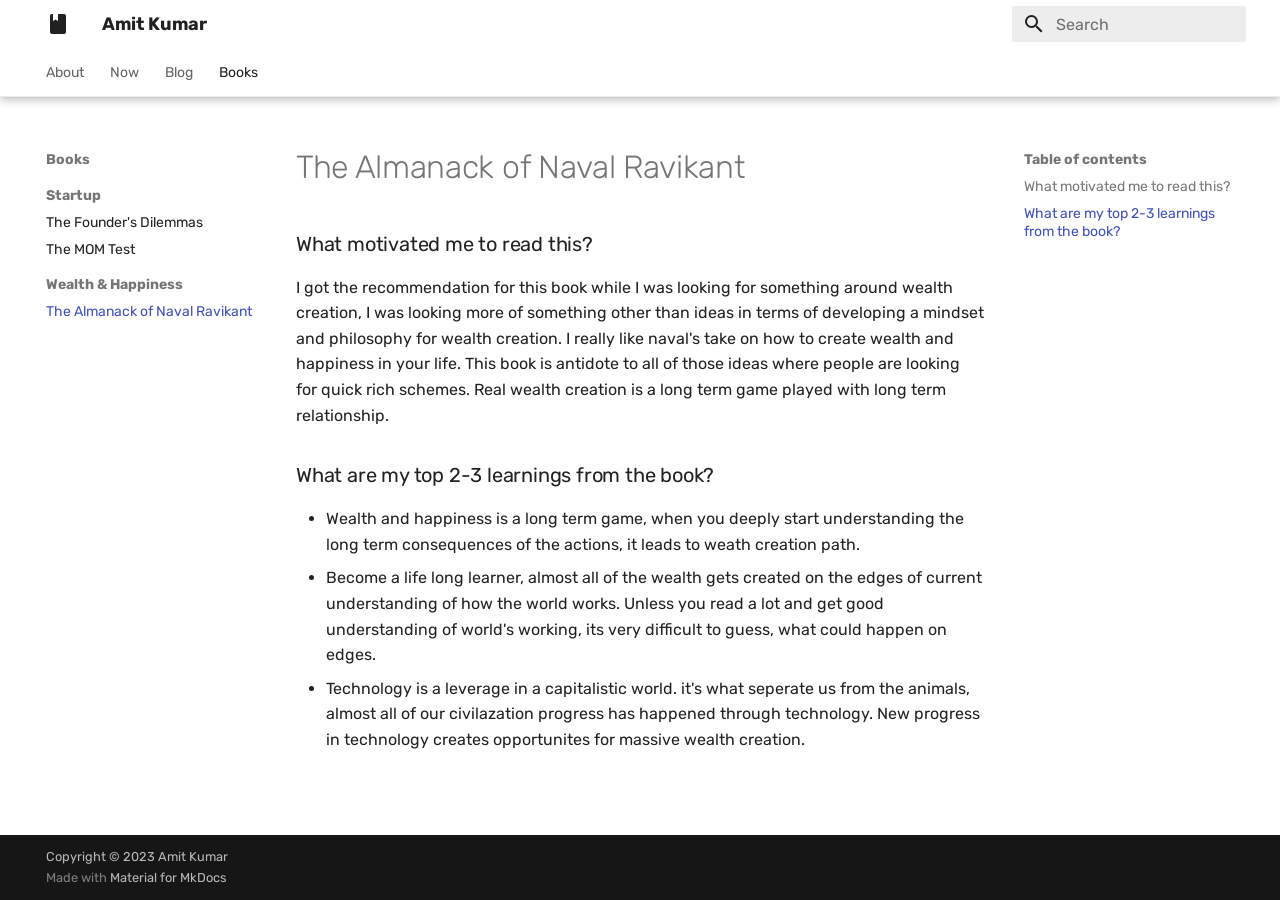
<file: books/wealth_and_happiness/the_almanack_of_naval_ravikant/index.html>
<!doctype html>
<html lang="en" class="no-js">
  <head>
    
      <meta charset="utf-8">
      <meta name="viewport" content="width=device-width,initial-scale=1">
      
        <meta name="description" content="Engineer by profession, Leader by choice">
      
      
      
        <link rel="canonical" href="https://amitkmr.github.io/books/wealth_and_happiness/the_almanack_of_naval_ravikant/">
      
      
        <link rel="prev" href="../../startup/the_mom_test/">
      
      
      <link rel="icon" href="../../../assets/images/favicon.png">
      <meta name="generator" content="mkdocs-1.4.2, mkdocs-material-9.0.6">
    
    
      
        <title>The Almanack of Naval Ravikant - Amit Kumar</title>
      
    
    
      <link rel="stylesheet" href="../../../assets/stylesheets/main.558e4712.min.css">
      
        
        <link rel="stylesheet" href="../../../assets/stylesheets/palette.2505c338.min.css">
      
      

    
    
    
      
        
        
        <link rel="preconnect" href="https://fonts.gstatic.com" crossorigin>
        <link rel="stylesheet" href="https://fonts.googleapis.com/css?family=Rubik:300,300i,400,400i,700,700i%7CRoboto+Mono:400,400i,700,700i&display=fallback">
        <style>:root{--md-text-font:"Rubik";--md-code-font:"Roboto Mono"}</style>
      
    
    
    <script>__md_scope=new URL("../../..",location),__md_hash=e=>[...e].reduce((e,_)=>(e<<5)-e+_.charCodeAt(0),0),__md_get=(e,_=localStorage,t=__md_scope)=>JSON.parse(_.getItem(t.pathname+"."+e)),__md_set=(e,_,t=localStorage,a=__md_scope)=>{try{t.setItem(a.pathname+"."+e,JSON.stringify(_))}catch(e){}}</script>
    
      

    
    
    
  </head>
  
  
    
    
    
    
    
    <body dir="ltr" data-md-color-scheme="default" data-md-color-primary="white" data-md-color-accent="">
  
    
    
    <input class="md-toggle" data-md-toggle="drawer" type="checkbox" id="__drawer" autocomplete="off">
    <input class="md-toggle" data-md-toggle="search" type="checkbox" id="__search" autocomplete="off">
    <label class="md-overlay" for="__drawer"></label>
    <div data-md-component="skip">
      
        
        <a href="#the-almanack-of-naval-ravikant" class="md-skip">
          Skip to content
        </a>
      
    </div>
    <div data-md-component="announce">
      
    </div>
    
    
      

  

<header class="md-header md-header--lifted" data-md-component="header">
  <nav class="md-header__inner md-grid" aria-label="Header">
    <a href="../../.." title="Amit Kumar" class="md-header__button md-logo" aria-label="Amit Kumar" data-md-component="logo">
      
  
  <svg xmlns="http://www.w3.org/2000/svg" viewBox="0 0 24 24"><path d="M18 22a2 2 0 0 0 2-2V4a2 2 0 0 0-2-2h-6v7L9.5 7.5 7 9V2H6a2 2 0 0 0-2 2v16a2 2 0 0 0 2 2h12Z"/></svg>

    </a>
    <label class="md-header__button md-icon" for="__drawer">
      <svg xmlns="http://www.w3.org/2000/svg" viewBox="0 0 24 24"><path d="M3 6h18v2H3V6m0 5h18v2H3v-2m0 5h18v2H3v-2Z"/></svg>
    </label>
    <div class="md-header__title" data-md-component="header-title">
      <div class="md-header__ellipsis">
        <div class="md-header__topic">
          <span class="md-ellipsis">
            Amit Kumar
          </span>
        </div>
        <div class="md-header__topic" data-md-component="header-topic">
          <span class="md-ellipsis">
            
              The Almanack of Naval Ravikant
            
          </span>
        </div>
      </div>
    </div>
    
    
    
      <label class="md-header__button md-icon" for="__search">
        <svg xmlns="http://www.w3.org/2000/svg" viewBox="0 0 24 24"><path d="M9.5 3A6.5 6.5 0 0 1 16 9.5c0 1.61-.59 3.09-1.56 4.23l.27.27h.79l5 5-1.5 1.5-5-5v-.79l-.27-.27A6.516 6.516 0 0 1 9.5 16 6.5 6.5 0 0 1 3 9.5 6.5 6.5 0 0 1 9.5 3m0 2C7 5 5 7 5 9.5S7 14 9.5 14 14 12 14 9.5 12 5 9.5 5Z"/></svg>
      </label>
      <div class="md-search" data-md-component="search" role="dialog">
  <label class="md-search__overlay" for="__search"></label>
  <div class="md-search__inner" role="search">
    <form class="md-search__form" name="search">
      <input type="text" class="md-search__input" name="query" aria-label="Search" placeholder="Search" autocapitalize="off" autocorrect="off" autocomplete="off" spellcheck="false" data-md-component="search-query" required>
      <label class="md-search__icon md-icon" for="__search">
        <svg xmlns="http://www.w3.org/2000/svg" viewBox="0 0 24 24"><path d="M9.5 3A6.5 6.5 0 0 1 16 9.5c0 1.61-.59 3.09-1.56 4.23l.27.27h.79l5 5-1.5 1.5-5-5v-.79l-.27-.27A6.516 6.516 0 0 1 9.5 16 6.5 6.5 0 0 1 3 9.5 6.5 6.5 0 0 1 9.5 3m0 2C7 5 5 7 5 9.5S7 14 9.5 14 14 12 14 9.5 12 5 9.5 5Z"/></svg>
        <svg xmlns="http://www.w3.org/2000/svg" viewBox="0 0 24 24"><path d="M20 11v2H8l5.5 5.5-1.42 1.42L4.16 12l7.92-7.92L13.5 5.5 8 11h12Z"/></svg>
      </label>
      <nav class="md-search__options" aria-label="Search">
        
        <button type="reset" class="md-search__icon md-icon" title="Clear" aria-label="Clear" tabindex="-1">
          <svg xmlns="http://www.w3.org/2000/svg" viewBox="0 0 24 24"><path d="M19 6.41 17.59 5 12 10.59 6.41 5 5 6.41 10.59 12 5 17.59 6.41 19 12 13.41 17.59 19 19 17.59 13.41 12 19 6.41Z"/></svg>
        </button>
      </nav>
      
    </form>
    <div class="md-search__output">
      <div class="md-search__scrollwrap" data-md-scrollfix>
        <div class="md-search-result" data-md-component="search-result">
          <div class="md-search-result__meta">
            Initializing search
          </div>
          <ol class="md-search-result__list" role="presentation"></ol>
        </div>
      </div>
    </div>
  </div>
</div>
    
    
  </nav>
  
    
      
<nav class="md-tabs" aria-label="Tabs" data-md-component="tabs">
  <div class="md-tabs__inner md-grid">
    <ul class="md-tabs__list">
      
        
  
  


  <li class="md-tabs__item">
    <a href="../../.." class="md-tabs__link">
      About
    </a>
  </li>

      
        
  
  


  <li class="md-tabs__item">
    <a href="../../../now/" class="md-tabs__link">
      Now
    </a>
  </li>

      
        
  
  


  
  
  
    <li class="md-tabs__item">
      <a href="../../../blog/posts/why-personal-website/" class="md-tabs__link">
        Blog
      </a>
    </li>
  

      
        
  
  
    
  


  
  
  
    

  
  
  
    <li class="md-tabs__item">
      <a href="../../startup/the_founders_dilemmas/" class="md-tabs__link md-tabs__link--active">
        Books
      </a>
    </li>
  

  

      
    </ul>
  </div>
</nav>
    
  
</header>
    
    <div class="md-container" data-md-component="container">
      
      
        
      
      <main class="md-main" data-md-component="main">
        <div class="md-main__inner md-grid">
          
            
              
              <div class="md-sidebar md-sidebar--primary" data-md-component="sidebar" data-md-type="navigation" >
                <div class="md-sidebar__scrollwrap">
                  <div class="md-sidebar__inner">
                    

  


<nav class="md-nav md-nav--primary md-nav--lifted" aria-label="Navigation" data-md-level="0">
  <label class="md-nav__title" for="__drawer">
    <a href="../../.." title="Amit Kumar" class="md-nav__button md-logo" aria-label="Amit Kumar" data-md-component="logo">
      
  
  <svg xmlns="http://www.w3.org/2000/svg" viewBox="0 0 24 24"><path d="M18 22a2 2 0 0 0 2-2V4a2 2 0 0 0-2-2h-6v7L9.5 7.5 7 9V2H6a2 2 0 0 0-2 2v16a2 2 0 0 0 2 2h12Z"/></svg>

    </a>
    Amit Kumar
  </label>
  
  <ul class="md-nav__list" data-md-scrollfix>
    
      
      
      

  
  
  
    <li class="md-nav__item">
      <a href="../../.." class="md-nav__link">
        About
      </a>
    </li>
  

    
      
      
      

  
  
  
    <li class="md-nav__item">
      <a href="../../../now/" class="md-nav__link">
        Now
      </a>
    </li>
  

    
      
      
      

  
  
  
    
    <li class="md-nav__item md-nav__item--nested">
      
      
      
      
      <input class="md-nav__toggle md-toggle " data-md-toggle="__nav_3" type="checkbox" id="__nav_3" >
      
      
      
        <label class="md-nav__link" for="__nav_3" tabindex="0" aria-expanded="false">
          Blog
          <span class="md-nav__icon md-icon"></span>
        </label>
      
      <nav class="md-nav" aria-label="Blog" data-md-level="1">
        <label class="md-nav__title" for="__nav_3">
          <span class="md-nav__icon md-icon"></span>
          Blog
        </label>
        <ul class="md-nav__list" data-md-scrollfix>
          
            
              
  
  
  
    <li class="md-nav__item">
      <a href="../../../blog/posts/why-personal-website/" class="md-nav__link">
        Why a personal website?
      </a>
    </li>
  

            
          
        </ul>
      </nav>
    </li>
  

    
      
      
      

  
  
    
  
  
    
    <li class="md-nav__item md-nav__item--active md-nav__item--nested">
      
      
      
      
      <input class="md-nav__toggle md-toggle " data-md-toggle="__nav_4" type="checkbox" id="__nav_4" checked>
      
      
      
        <label class="md-nav__link" for="__nav_4" tabindex="0" aria-expanded="true">
          Books
          <span class="md-nav__icon md-icon"></span>
        </label>
      
      <nav class="md-nav" aria-label="Books" data-md-level="1">
        <label class="md-nav__title" for="__nav_4">
          <span class="md-nav__icon md-icon"></span>
          Books
        </label>
        <ul class="md-nav__list" data-md-scrollfix>
          
            
              
  
  
  
    
      
    
    <li class="md-nav__item md-nav__item--section md-nav__item--nested">
      
      
      
      
      <input class="md-nav__toggle md-toggle " data-md-toggle="__nav_4_1" type="checkbox" id="__nav_4_1" >
      
      
      
        <label class="md-nav__link" for="__nav_4_1" tabindex="0" aria-expanded="false">
          Startup
          <span class="md-nav__icon md-icon"></span>
        </label>
      
      <nav class="md-nav" aria-label="Startup" data-md-level="2">
        <label class="md-nav__title" for="__nav_4_1">
          <span class="md-nav__icon md-icon"></span>
          Startup
        </label>
        <ul class="md-nav__list" data-md-scrollfix>
          
            
              
  
  
  
    <li class="md-nav__item">
      <a href="../../startup/the_founders_dilemmas/" class="md-nav__link">
        The Founder's Dilemmas
      </a>
    </li>
  

            
          
            
              
  
  
  
    <li class="md-nav__item">
      <a href="../../startup/the_mom_test/" class="md-nav__link">
        The MOM Test
      </a>
    </li>
  

            
          
        </ul>
      </nav>
    </li>
  

            
          
            
              
  
  
    
  
  
    
      
    
    <li class="md-nav__item md-nav__item--active md-nav__item--section md-nav__item--nested">
      
      
      
      
      <input class="md-nav__toggle md-toggle " data-md-toggle="__nav_4_2" type="checkbox" id="__nav_4_2" checked>
      
      
      
        <label class="md-nav__link" for="__nav_4_2" tabindex="0" aria-expanded="true">
          Wealth & Happiness
          <span class="md-nav__icon md-icon"></span>
        </label>
      
      <nav class="md-nav" aria-label="Wealth & Happiness" data-md-level="2">
        <label class="md-nav__title" for="__nav_4_2">
          <span class="md-nav__icon md-icon"></span>
          Wealth & Happiness
        </label>
        <ul class="md-nav__list" data-md-scrollfix>
          
            
              
  
  
    
  
  
    <li class="md-nav__item md-nav__item--active">
      
      <input class="md-nav__toggle md-toggle" data-md-toggle="toc" type="checkbox" id="__toc">
      
      
        
      
      
        <label class="md-nav__link md-nav__link--active" for="__toc">
          The Almanack of Naval Ravikant
          <span class="md-nav__icon md-icon"></span>
        </label>
      
      <a href="./" class="md-nav__link md-nav__link--active">
        The Almanack of Naval Ravikant
      </a>
      
        

<nav class="md-nav md-nav--secondary" aria-label="Table of contents">
  
  
  
    
  
  
    <label class="md-nav__title" for="__toc">
      <span class="md-nav__icon md-icon"></span>
      Table of contents
    </label>
    <ul class="md-nav__list" data-md-component="toc" data-md-scrollfix>
      
        <li class="md-nav__item">
  <a href="#what-motivated-me-to-read-this" class="md-nav__link">
    What motivated me to read this?
  </a>
  
</li>
      
        <li class="md-nav__item">
  <a href="#what-are-my-top-2-3-learnings-from-the-book" class="md-nav__link">
    What are my top 2-3 learnings from the book?
  </a>
  
</li>
      
    </ul>
  
</nav>
      
    </li>
  

            
          
        </ul>
      </nav>
    </li>
  

            
          
        </ul>
      </nav>
    </li>
  

    
  </ul>
</nav>
                  </div>
                </div>
              </div>
            
            
              
              <div class="md-sidebar md-sidebar--secondary" data-md-component="sidebar" data-md-type="toc" >
                <div class="md-sidebar__scrollwrap">
                  <div class="md-sidebar__inner">
                    

<nav class="md-nav md-nav--secondary" aria-label="Table of contents">
  
  
  
    
  
  
    <label class="md-nav__title" for="__toc">
      <span class="md-nav__icon md-icon"></span>
      Table of contents
    </label>
    <ul class="md-nav__list" data-md-component="toc" data-md-scrollfix>
      
        <li class="md-nav__item">
  <a href="#what-motivated-me-to-read-this" class="md-nav__link">
    What motivated me to read this?
  </a>
  
</li>
      
        <li class="md-nav__item">
  <a href="#what-are-my-top-2-3-learnings-from-the-book" class="md-nav__link">
    What are my top 2-3 learnings from the book?
  </a>
  
</li>
      
    </ul>
  
</nav>
                  </div>
                </div>
              </div>
            
          
          
            <div class="md-content" data-md-component="content">
              <article class="md-content__inner md-typeset">
                
                  



<h1 id="the-almanack-of-naval-ravikant">The Almanack of Naval Ravikant</h1>
<h3 id="what-motivated-me-to-read-this">What motivated me to read this?</h3>
<p>I got the recommendation for this book while I was looking for something around wealth creation, I was looking more of something other than ideas in terms of developing a mindset and philosophy for wealth creation. I really like naval's take on how to create wealth and happiness in your life. This book is antidote to all of those ideas where people are looking for quick rich schemes. Real wealth creation is a long term game played with long term relationship.</p>
<h3 id="what-are-my-top-2-3-learnings-from-the-book">What are my top 2-3 learnings from the book?</h3>
<ul>
<li>Wealth and happiness is a long term game, when you deeply start understanding the long term consequences of the actions, it leads to weath creation path.</li>
<li>Become a life long learner, almost all of the wealth gets created on the edges of current understanding of how the world works. Unless you read a lot and get good understanding of world's working, its very difficult to guess, what could happen on edges.</li>
<li>Technology is a leverage in a capitalistic world. it's what seperate us from the animals, almost all of our civilazation progress has happened through technology. New progress in technology creates opportunites for massive wealth creation.</li>
</ul>





                
              </article>
            </div>
          
          
        </div>
        
      </main>
      
        <footer class="md-footer">
  
  <div class="md-footer-meta md-typeset">
    <div class="md-footer-meta__inner md-grid">
      <div class="md-copyright">
  
    <div class="md-copyright__highlight">
      Copyright &copy; 2023 Amit Kumar
    </div>
  
  
    Made with
    <a href="https://squidfunk.github.io/mkdocs-material/" target="_blank" rel="noopener">
      Material for MkDocs
    </a>
  
</div>
      
    </div>
  </div>
</footer>
      
    </div>
    <div class="md-dialog" data-md-component="dialog">
      <div class="md-dialog__inner md-typeset"></div>
    </div>
    
    <script id="__config" type="application/json">{"base": "../../..", "features": ["tabs", "instant", "navigation.tabs", "navigation.tabs.sticky", "navigation.sections"], "search": "../../../assets/javascripts/workers/search.e5c33ebb.min.js", "translations": {"clipboard.copied": "Copied to clipboard", "clipboard.copy": "Copy to clipboard", "search.result.more.one": "1 more on this page", "search.result.more.other": "# more on this page", "search.result.none": "No matching documents", "search.result.one": "1 matching document", "search.result.other": "# matching documents", "search.result.placeholder": "Type to start searching", "search.result.term.missing": "Missing", "select.version": "Select version"}}</script>
    
    
      <script src="../../../assets/javascripts/bundle.51d95adb.min.js"></script>
      
    
  </body>
</html>
</file>
<file: stylesheets/extra.css>
.bookshelf-grid {
  display: grid;
  grid-template-columns: repeat(auto-fill, minmax(180px, 1fr));
  gap: 1.5rem;
  margin: 1.5rem 0;
}

.book-card {
  text-align: center;
}

.book-card img {
  width: 100%;
  max-width: 200px;
  border-radius: 4px;
  box-shadow: 0 2px 8px rgba(0, 0, 0, 0.2);
}

.book-card p {
  margin: 0.5rem 0 0;
}
</file>
<file: assets/stylesheets/main.bcfcd587.min.css>
@charset "UTF-8";html{-webkit-text-size-adjust:none;-moz-text-size-adjust:none;text-size-adjust:none;box-sizing:border-box}*,:after,:before{box-sizing:inherit}@media (prefers-reduced-motion){*,:after,:before{transition:none!important}}body{margin:0}a,button,input,label{-webkit-tap-highlight-color:transparent}a{color:inherit;text-decoration:none}hr{border:0;box-sizing:initial;display:block;height:.05rem;overflow:visible;padding:0}small{font-size:80%}sub,sup{line-height:1em}img{border-style:none}table{border-collapse:initial;border-spacing:0}td,th{font-weight:400;vertical-align:top}button{background:#0000;border:0;font-family:inherit;font-size:inherit;margin:0;padding:0}input{border:0;outline:none}:root{--md-primary-fg-color:#4051b5;--md-primary-fg-color--light:#5d6cc0;--md-primary-fg-color--dark:#303fa1;--md-primary-bg-color:#fff;--md-primary-bg-color--light:#ffffffb3;--md-accent-fg-color:#526cfe;--md-accent-fg-color--transparent:#526cfe1a;--md-accent-bg-color:#fff;--md-accent-bg-color--light:#ffffffb3}[data-md-color-scheme=default]{color-scheme:light}[data-md-color-scheme=default] img[src$="#gh-dark-mode-only"],[data-md-color-scheme=default] img[src$="#only-dark"]{display:none}:root,[data-md-color-scheme=default]{--md-hue:225deg;--md-default-fg-color:#000000de;--md-default-fg-color--light:#0000008a;--md-default-fg-color--lighter:#00000052;--md-default-fg-color--lightest:#00000012;--md-default-bg-color:#fff;--md-default-bg-color--light:#ffffffb3;--md-default-bg-color--lighter:#ffffff4d;--md-default-bg-color--lightest:#ffffff1f;--md-code-fg-color:#36464e;--md-code-bg-color:#f5f5f5;--md-code-hl-color:#4287ff;--md-code-hl-color--light:#4287ff1a;--md-code-hl-number-color:#d52a2a;--md-code-hl-special-color:#db1457;--md-code-hl-function-color:#a846b9;--md-code-hl-constant-color:#6e59d9;--md-code-hl-keyword-color:#3f6ec6;--md-code-hl-string-color:#1c7d4d;--md-code-hl-name-color:var(--md-code-fg-color);--md-code-hl-operator-color:var(--md-default-fg-color--light);--md-code-hl-punctuation-color:var(--md-default-fg-color--light);--md-code-hl-comment-color:var(--md-default-fg-color--light);--md-code-hl-generic-color:var(--md-default-fg-color--light);--md-code-hl-variable-color:var(--md-default-fg-color--light);--md-typeset-color:var(--md-default-fg-color);--md-typeset-a-color:var(--md-primary-fg-color);--md-typeset-del-color:#f5503d26;--md-typeset-ins-color:#0bd57026;--md-typeset-kbd-color:#fafafa;--md-typeset-kbd-accent-color:#fff;--md-typeset-kbd-border-color:#b8b8b8;--md-typeset-mark-color:#ffff0080;--md-typeset-table-color:#0000001f;--md-typeset-table-color--light:rgba(0,0,0,.035);--md-admonition-fg-color:var(--md-default-fg-color);--md-admonition-bg-color:var(--md-default-bg-color);--md-warning-fg-color:#000000de;--md-warning-bg-color:#ff9;--md-footer-fg-color:#fff;--md-footer-fg-color--light:#ffffffb3;--md-footer-fg-color--lighter:#ffffff73;--md-footer-bg-color:#000000de;--md-footer-bg-color--dark:#00000052;--md-shadow-z1:0 0.2rem 0.5rem #0000000d,0 0 0.05rem #0000001a;--md-shadow-z2:0 0.2rem 0.5rem #0000001a,0 0 0.05rem #00000040;--md-shadow-z3:0 0.2rem 0.5rem #0003,0 0 0.05rem #00000059}.md-icon svg{fill:currentcolor;display:block;height:1.2rem;width:1.2rem}body{-webkit-font-smoothing:antialiased;-moz-osx-font-smoothing:grayscale;--md-text-font-family:var(--md-text-font,_),-apple-system,BlinkMacSystemFont,Helvetica,Arial,sans-serif;--md-code-font-family:var(--md-code-font,_),SFMono-Regular,Consolas,Menlo,monospace}aside,body,input{font-feature-settings:"kern","liga";color:var(--md-typeset-color);font-family:var(--md-text-font-family)}code,kbd,pre{font-feature-settings:"kern";font-family:var(--md-code-font-family)}:root{--md-typeset-table-sort-icon:url('data:image/svg+xml;charset=utf-8,<svg xmlns="http://www.w3.org/2000/svg" viewBox="0 0 24 24"><path d="m18 21-4-4h3V7h-3l4-4 4 4h-3v10h3M2 19v-2h10v2M2 13v-2h7v2M2 7V5h4v2H2Z"/></svg>');--md-typeset-table-sort-icon--asc:url('data:image/svg+xml;charset=utf-8,<svg xmlns="http://www.w3.org/2000/svg" viewBox="0 0 24 24"><path d="M19 17h3l-4 4-4-4h3V3h2M2 17h10v2H2M6 5v2H2V5m0 6h7v2H2v-2Z"/></svg>');--md-typeset-table-sort-icon--desc:url('data:image/svg+xml;charset=utf-8,<svg xmlns="http://www.w3.org/2000/svg" viewBox="0 0 24 24"><path d="M19 7h3l-4-4-4 4h3v14h2M2 17h10v2H2M6 5v2H2V5m0 6h7v2H2v-2Z"/></svg>')}.md-typeset{-webkit-print-color-adjust:exact;color-adjust:exact;font-size:.8rem;line-height:1.6}@media print{.md-typeset{font-size:.68rem}}.md-typeset blockquote,.md-typeset dl,.md-typeset figure,.md-typeset ol,.md-typeset pre,.md-typeset ul{margin-bottom:1em;margin-top:1em}.md-typeset h1{color:var(--md-default-fg-color--light);font-size:2em;line-height:1.3;margin:0 0 1.25em}.md-typeset h1,.md-typeset h2{font-weight:300;letter-spacing:-.01em}.md-typeset h2{font-size:1.5625em;line-height:1.4;margin:1.6em 0 .64em}.md-typeset h3{font-size:1.25em;font-weight:400;letter-spacing:-.01em;line-height:1.5;margin:1.6em 0 .8em}.md-typeset h2+h3{margin-top:.8em}.md-typeset h4{font-weight:700;letter-spacing:-.01em;margin:1em 0}.md-typeset h5,.md-typeset h6{color:var(--md-default-fg-color--light);font-size:.8em;font-weight:700;letter-spacing:-.01em;margin:1.25em 0}.md-typeset h5{text-transform:uppercase}.md-typeset hr{border-bottom:.05rem solid var(--md-default-fg-color--lightest);display:flow-root;margin:1.5em 0}.md-typeset a{color:var(--md-typeset-a-color);word-break:break-word}.md-typeset a,.md-typeset a:before{transition:color 125ms}.md-typeset a:focus,.md-typeset a:hover{color:var(--md-accent-fg-color)}.md-typeset a:focus code,.md-typeset a:hover code{background-color:var(--md-accent-fg-color--transparent)}.md-typeset a code{color:currentcolor;transition:background-color 125ms}.md-typeset a.focus-visible{outline-color:var(--md-accent-fg-color);outline-offset:.2rem}.md-typeset code,.md-typeset kbd,.md-typeset pre{color:var(--md-code-fg-color);direction:ltr;font-variant-ligatures:none}@media print{.md-typeset code,.md-typeset kbd,.md-typeset pre{white-space:pre-wrap}}.md-typeset code{background-color:var(--md-code-bg-color);border-radius:.1rem;-webkit-box-decoration-break:clone;box-decoration-break:clone;font-size:.85em;padding:0 .2941176471em;word-break:break-word}.md-typeset code:not(.focus-visible){-webkit-tap-highlight-color:transparent;outline:none}.md-typeset pre{display:flow-root;line-height:1.4;position:relative}.md-typeset pre>code{-webkit-box-decoration-break:slice;box-decoration-break:slice;box-shadow:none;display:block;margin:0;outline-color:var(--md-accent-fg-color);overflow:auto;padding:.7720588235em 1.1764705882em;scrollbar-color:var(--md-default-fg-color--lighter) #0000;scrollbar-width:thin;touch-action:auto;word-break:normal}.md-typeset pre>code:hover{scrollbar-color:var(--md-accent-fg-color) #0000}.md-typeset pre>code::-webkit-scrollbar{height:.2rem;width:.2rem}.md-typeset pre>code::-webkit-scrollbar-thumb{background-color:var(--md-default-fg-color--lighter)}.md-typeset pre>code::-webkit-scrollbar-thumb:hover{background-color:var(--md-accent-fg-color)}.md-typeset kbd{background-color:var(--md-typeset-kbd-color);border-radius:.1rem;box-shadow:0 .1rem 0 .05rem var(--md-typeset-kbd-border-color),0 .1rem 0 var(--md-typeset-kbd-border-color),0 -.1rem .2rem var(--md-typeset-kbd-accent-color) inset;color:var(--md-default-fg-color);display:inline-block;font-size:.75em;padding:0 .6666666667em;vertical-align:text-top;word-break:break-word}.md-typeset mark{background-color:var(--md-typeset-mark-color);-webkit-box-decoration-break:clone;box-decoration-break:clone;color:inherit;word-break:break-word}.md-typeset abbr{border-bottom:.05rem dotted var(--md-default-fg-color--light);cursor:help;text-decoration:none}.md-typeset small{opacity:.75}[dir=ltr] .md-typeset sub,[dir=ltr] .md-typeset sup{margin-left:.078125em}[dir=rtl] .md-typeset sub,[dir=rtl] .md-typeset sup{margin-right:.078125em}[dir=ltr] .md-typeset blockquote{padding-left:.6rem}[dir=rtl] .md-typeset blockquote{padding-right:.6rem}[dir=ltr] .md-typeset blockquote{border-left:.2rem solid var(--md-default-fg-color--lighter)}[dir=rtl] .md-typeset blockquote{border-right:.2rem solid var(--md-default-fg-color--lighter)}.md-typeset blockquote{color:var(--md-default-fg-color--light);margin-left:0;margin-right:0}.md-typeset ul{list-style-type:disc}[dir=ltr] .md-typeset ol,[dir=ltr] .md-typeset ul{margin-left:.625em}[dir=rtl] .md-typeset ol,[dir=rtl] .md-typeset ul{margin-right:.625em}.md-typeset ol,.md-typeset ul{padding:0}.md-typeset ol:not([hidden]),.md-typeset ul:not([hidden]){display:flow-root}.md-typeset ol ol,.md-typeset ul ol{list-style-type:lower-alpha}.md-typeset ol ol ol,.md-typeset ul ol ol{list-style-type:lower-roman}[dir=ltr] .md-typeset ol li,[dir=ltr] .md-typeset ul li{margin-left:1.25em}[dir=rtl] .md-typeset ol li,[dir=rtl] .md-typeset ul li{margin-right:1.25em}.md-typeset ol li,.md-typeset ul li{margin-bottom:.5em}.md-typeset ol li blockquote,.md-typeset ol li p,.md-typeset ul li blockquote,.md-typeset ul li p{margin:.5em 0}.md-typeset ol li:last-child,.md-typeset ul li:last-child{margin-bottom:0}[dir=ltr] .md-typeset ol li ol,[dir=ltr] .md-typeset ol li ul,[dir=ltr] .md-typeset ul li ol,[dir=ltr] .md-typeset ul li ul{margin-left:.625em}[dir=rtl] .md-typeset ol li ol,[dir=rtl] .md-typeset ol li ul,[dir=rtl] .md-typeset ul li ol,[dir=rtl] .md-typeset ul li ul{margin-right:.625em}.md-typeset ol li ol,.md-typeset ol li ul,.md-typeset ul li ol,.md-typeset ul li ul{margin-bottom:.5em;margin-top:.5em}[dir=ltr] .md-typeset dd{margin-left:1.875em}[dir=rtl] .md-typeset dd{margin-right:1.875em}.md-typeset dd{margin-bottom:1.5em;margin-top:1em}.md-typeset img,.md-typeset svg,.md-typeset video{height:auto;max-width:100%}.md-typeset img[align=left]{margin:1em 1em 1em 0}.md-typeset img[align=right]{margin:1em 0 1em 1em}.md-typeset img[align]:only-child{margin-top:0}.md-typeset figure{display:flow-root;margin:1em auto;max-width:100%;text-align:center;width:-moz-fit-content;width:fit-content}.md-typeset figure img{display:block;margin:0 auto}.md-typeset figcaption{font-style:italic;margin:1em auto;max-width:24rem}.md-typeset iframe{max-width:100%}.md-typeset table:not([class]){background-color:var(--md-default-bg-color);border:.05rem solid var(--md-typeset-table-color);border-radius:.1rem;display:inline-block;font-size:.64rem;max-width:100%;overflow:auto;touch-action:auto}@media print{.md-typeset table:not([class]){display:table}}.md-typeset table:not([class])+*{margin-top:1.5em}.md-typeset table:not([class]) td>:first-child,.md-typeset table:not([class]) th>:first-child{margin-top:0}.md-typeset table:not([class]) td>:last-child,.md-typeset table:not([class]) th>:last-child{margin-bottom:0}.md-typeset table:not([class]) td:not([align]),.md-typeset table:not([class]) th:not([align]){text-align:left}[dir=rtl] .md-typeset table:not([class]) td:not([align]),[dir=rtl] .md-typeset table:not([class]) th:not([align]){text-align:right}.md-typeset table:not([class]) th{font-weight:700;min-width:5rem;padding:.9375em 1.25em;vertical-align:top}.md-typeset table:not([class]) td{border-top:.05rem solid var(--md-typeset-table-color);padding:.9375em 1.25em;vertical-align:top}.md-typeset table:not([class]) tbody tr{transition:background-color 125ms}.md-typeset table:not([class]) tbody tr:hover{background-color:var(--md-typeset-table-color--light);box-shadow:0 .05rem 0 var(--md-default-bg-color) inset}.md-typeset table:not([class]) a{word-break:normal}.md-typeset table th[role=columnheader]{cursor:pointer}[dir=ltr] .md-typeset table th[role=columnheader]:after{margin-left:.5em}[dir=rtl] .md-typeset table th[role=columnheader]:after{margin-right:.5em}.md-typeset table th[role=columnheader]:after{content:"";display:inline-block;height:1.2em;-webkit-mask-image:var(--md-typeset-table-sort-icon);mask-image:var(--md-typeset-table-sort-icon);-webkit-mask-repeat:no-repeat;mask-repeat:no-repeat;-webkit-mask-size:contain;mask-size:contain;transition:background-color 125ms;vertical-align:text-bottom;width:1.2em}.md-typeset table th[role=columnheader]:hover:after{background-color:var(--md-default-fg-color--lighter)}.md-typeset table th[role=columnheader][aria-sort=ascending]:after{background-color:var(--md-default-fg-color--light);-webkit-mask-image:var(--md-typeset-table-sort-icon--asc);mask-image:var(--md-typeset-table-sort-icon--asc)}.md-typeset table th[role=columnheader][aria-sort=descending]:after{background-color:var(--md-default-fg-color--light);-webkit-mask-image:var(--md-typeset-table-sort-icon--desc);mask-image:var(--md-typeset-table-sort-icon--desc)}.md-typeset__scrollwrap{margin:1em -.8rem;overflow-x:auto;touch-action:auto}.md-typeset__table{display:inline-block;margin-bottom:.5em;padding:0 .8rem}@media print{.md-typeset__table{display:block}}html .md-typeset__table table{display:table;margin:0;overflow:hidden;width:100%}@media screen and (max-width:44.984375em){.md-content__inner>pre{margin:1em -.8rem}.md-content__inner>pre code{border-radius:0}}.md-typeset .md-author{border-radius:100%;display:block;flex-shrink:0;height:1.6rem;overflow:hidden;position:relative;transition:color 125ms,transform 125ms;width:1.6rem}.md-typeset .md-author img{display:block}.md-typeset .md-author--more{background:var(--md-default-fg-color--lightest);color:var(--md-default-fg-color--lighter);font-size:.6rem;font-weight:700;line-height:1.6rem;text-align:center}.md-typeset .md-author--long{height:2.4rem;width:2.4rem}.md-typeset a.md-author{transform:scale(1)}.md-typeset a.md-author img{filter:grayscale(100%) opacity(75%);transition:filter 125ms}.md-typeset a.md-author:focus,.md-typeset a.md-author:hover{transform:scale(1.1);z-index:1}.md-typeset a.md-author:focus img,.md-typeset a.md-author:hover img{filter:grayscale(0)}.md-banner{background-color:var(--md-footer-bg-color);color:var(--md-footer-fg-color);overflow:auto}@media print{.md-banner{display:none}}.md-banner--warning{background-color:var(--md-warning-bg-color);color:var(--md-warning-fg-color)}.md-banner__inner{font-size:.7rem;margin:.6rem auto;padding:0 .8rem}[dir=ltr] .md-banner__button{float:right}[dir=rtl] .md-banner__button{float:left}.md-banner__button{color:inherit;cursor:pointer;transition:opacity .25s}.no-js .md-banner__button{display:none}.md-banner__button:hover{opacity:.7}html{font-size:125%;height:100%;overflow-x:hidden}@media screen and (min-width:100em){html{font-size:137.5%}}@media screen and (min-width:125em){html{font-size:150%}}body{background-color:var(--md-default-bg-color);display:flex;flex-direction:column;font-size:.5rem;min-height:100%;position:relative;width:100%}@media print{body{display:block}}@media screen and (max-width:59.984375em){body[data-md-scrolllock]{position:fixed}}.md-grid{margin-left:auto;margin-right:auto;max-width:61rem}.md-container{display:flex;flex-direction:column;flex-grow:1}@media print{.md-container{display:block}}.md-main{flex-grow:1}.md-main__inner{display:flex;height:100%;margin-top:1.5rem}.md-ellipsis{overflow:hidden;text-overflow:ellipsis}.md-toggle{display:none}.md-option{height:0;opacity:0;position:absolute;width:0}.md-option:checked+label:not([hidden]){display:block}.md-option.focus-visible+label{outline-color:var(--md-accent-fg-color);outline-style:auto}.md-skip{background-color:var(--md-default-fg-color);border-radius:.1rem;color:var(--md-default-bg-color);font-size:.64rem;margin:.5rem;opacity:0;outline-color:var(--md-accent-fg-color);padding:.3rem .5rem;position:fixed;transform:translateY(.4rem);z-index:-1}.md-skip:focus{opacity:1;transform:translateY(0);transition:transform .25s cubic-bezier(.4,0,.2,1),opacity 175ms 75ms;z-index:10}@page{margin:25mm}:root{--md-clipboard-icon:url('data:image/svg+xml;charset=utf-8,<svg xmlns="http://www.w3.org/2000/svg" viewBox="0 0 24 24"><path d="M19 21H8V7h11m0-2H8a2 2 0 0 0-2 2v14a2 2 0 0 0 2 2h11a2 2 0 0 0 2-2V7a2 2 0 0 0-2-2m-3-4H4a2 2 0 0 0-2 2v14h2V3h12V1Z"/></svg>')}.md-clipboard{border-radius:.1rem;color:var(--md-default-fg-color--lightest);cursor:pointer;height:1.5em;outline-color:var(--md-accent-fg-color);outline-offset:.1rem;position:absolute;right:.5em;top:.5em;transition:color .25s;width:1.5em;z-index:1}@media print{.md-clipboard{display:none}}.md-clipboard:not(.focus-visible){-webkit-tap-highlight-color:transparent;outline:none}:hover>.md-clipboard{color:var(--md-default-fg-color--light)}.md-clipboard:focus,.md-clipboard:hover{color:var(--md-accent-fg-color)}.md-clipboard:after{background-color:currentcolor;content:"";display:block;height:1.125em;margin:0 auto;-webkit-mask-image:var(--md-clipboard-icon);mask-image:var(--md-clipboard-icon);-webkit-mask-position:center;mask-position:center;-webkit-mask-repeat:no-repeat;mask-repeat:no-repeat;-webkit-mask-size:contain;mask-size:contain;width:1.125em}.md-clipboard--inline{cursor:pointer}.md-clipboard--inline code{transition:color .25s,background-color .25s}.md-clipboard--inline:focus code,.md-clipboard--inline:hover code{background-color:var(--md-accent-fg-color--transparent);color:var(--md-accent-fg-color)}@keyframes consent{0%{opacity:0;transform:translateY(100%)}to{opacity:1;transform:translateY(0)}}@keyframes overlay{0%{opacity:0}to{opacity:1}}.md-consent__overlay{animation:overlay .25s both;-webkit-backdrop-filter:blur(.1rem);backdrop-filter:blur(.1rem);background-color:#0000008a;height:100%;opacity:1;position:fixed;top:0;width:100%;z-index:5}.md-consent__inner{animation:consent .5s cubic-bezier(.1,.7,.1,1) both;background-color:var(--md-default-bg-color);border:0;border-radius:.1rem;bottom:0;box-shadow:0 0 .2rem #0000001a,0 .2rem .4rem #0003;max-height:100%;overflow:auto;padding:0;position:fixed;width:100%;z-index:5}.md-consent__form{padding:.8rem}.md-consent__settings{display:none;margin:1em 0}input:checked+.md-consent__settings{display:block}.md-consent__controls{margin-bottom:.8rem}.md-typeset .md-consent__controls .md-button{display:inline}@media screen and (max-width:44.984375em){.md-typeset .md-consent__controls .md-button{display:block;margin-top:.4rem;text-align:center;width:100%}}.md-consent label{cursor:pointer}.md-content{flex-grow:1;min-width:0}.md-content__inner{margin:0 .8rem 1.2rem;padding-top:.6rem}@media screen and (min-width:76.25em){[dir=ltr] .md-sidebar--primary:not([hidden])~.md-content>.md-content__inner{margin-left:1.2rem}[dir=ltr] .md-sidebar--secondary:not([hidden])~.md-content>.md-content__inner,[dir=rtl] .md-sidebar--primary:not([hidden])~.md-content>.md-content__inner{margin-right:1.2rem}[dir=rtl] .md-sidebar--secondary:not([hidden])~.md-content>.md-content__inner{margin-left:1.2rem}}.md-content__inner:before{content:"";display:block;height:.4rem}.md-content__inner>:last-child{margin-bottom:0}[dir=ltr] .md-content__button{float:right}[dir=rtl] .md-content__button{float:left}[dir=ltr] .md-content__button{margin-left:.4rem}[dir=rtl] .md-content__button{margin-right:.4rem}.md-content__button{margin:.4rem 0;padding:0}@media print{.md-content__button{display:none}}.md-typeset .md-content__button{color:var(--md-default-fg-color--lighter)}.md-content__button svg{display:inline;vertical-align:top}[dir=rtl] .md-content__button svg{transform:scaleX(-1)}[dir=ltr] .md-dialog{right:.8rem}[dir=rtl] .md-dialog{left:.8rem}.md-dialog{background-color:var(--md-default-fg-color);border-radius:.1rem;bottom:.8rem;box-shadow:var(--md-shadow-z3);min-width:11.1rem;opacity:0;padding:.4rem .6rem;pointer-events:none;position:fixed;transform:translateY(100%);transition:transform 0ms .4s,opacity .4s;z-index:4}@media print{.md-dialog{display:none}}.md-dialog--active{opacity:1;pointer-events:auto;transform:translateY(0);transition:transform .4s cubic-bezier(.075,.85,.175,1),opacity .4s}.md-dialog__inner{color:var(--md-default-bg-color);font-size:.7rem}.md-feedback{margin:2em 0 1em;text-align:center}.md-feedback fieldset{border:none;margin:0;padding:0}.md-feedback__title{font-weight:700;margin:1em auto}.md-feedback__inner{position:relative}.md-feedback__list{display:flex;flex-wrap:wrap;place-content:baseline center;position:relative}.md-feedback__list:hover .md-icon:not(:disabled){color:var(--md-default-fg-color--lighter)}:disabled .md-feedback__list{min-height:1.8rem}.md-feedback__icon{color:var(--md-default-fg-color--light);cursor:pointer;flex-shrink:0;margin:0 .1rem;transition:color 125ms}.md-feedback__icon:not(:disabled).md-icon:hover{color:var(--md-accent-fg-color)}.md-feedback__icon:disabled{color:var(--md-default-fg-color--lightest);pointer-events:none}.md-feedback__note{opacity:0;position:relative;transform:translateY(.4rem);transition:transform .4s cubic-bezier(.1,.7,.1,1),opacity .15s}.md-feedback__note>*{margin:0 auto;max-width:16rem}:disabled .md-feedback__note{opacity:1;transform:translateY(0)}.md-footer{background-color:var(--md-footer-bg-color);color:var(--md-footer-fg-color)}@media print{.md-footer{display:none}}.md-footer__inner{justify-content:space-between;overflow:auto;padding:.2rem}.md-footer__inner:not([hidden]){display:flex}.md-footer__link{align-items:end;display:flex;flex-grow:0.01;margin-bottom:.4rem;margin-top:1rem;max-width:100%;outline-color:var(--md-accent-fg-color);overflow:hidden;transition:opacity .25s}.md-footer__link:focus,.md-footer__link:hover{opacity:.7}[dir=rtl] .md-footer__link svg{transform:scaleX(-1)}@media screen and (max-width:44.984375em){.md-footer__link--prev{flex-shrink:0}.md-footer__link--prev .md-footer__title{display:none}}[dir=ltr] .md-footer__link--next{margin-left:auto}[dir=rtl] .md-footer__link--next{margin-right:auto}.md-footer__link--next{text-align:right}[dir=rtl] .md-footer__link--next{text-align:left}.md-footer__title{flex-grow:1;font-size:.9rem;margin-bottom:.7rem;max-width:calc(100% - 2.4rem);padding:0 1rem;white-space:nowrap}.md-footer__button{margin:.2rem;padding:.4rem}.md-footer__direction{font-size:.64rem;opacity:.7}.md-footer-meta{background-color:var(--md-footer-bg-color--dark)}.md-footer-meta__inner{display:flex;flex-wrap:wrap;justify-content:space-between;padding:.2rem}html .md-footer-meta.md-typeset a{color:var(--md-footer-fg-color--light)}html .md-footer-meta.md-typeset a:focus,html .md-footer-meta.md-typeset a:hover{color:var(--md-footer-fg-color)}.md-copyright{color:var(--md-footer-fg-color--lighter);font-size:.64rem;margin:auto .6rem;padding:.4rem 0;width:100%}@media screen and (min-width:45em){.md-copyright{width:auto}}.md-copyright__highlight{color:var(--md-footer-fg-color--light)}.md-social{display:inline-flex;gap:.2rem;margin:0 .4rem;padding:.2rem 0 .6rem}@media screen and (min-width:45em){.md-social{padding:.6rem 0}}.md-social__link{display:inline-block;height:1.6rem;text-align:center;width:1.6rem}.md-social__link:before{line-height:1.9}.md-social__link svg{fill:currentcolor;max-height:.8rem;vertical-align:-25%}.md-typeset .md-button{border:.1rem solid;border-radius:.1rem;color:var(--md-primary-fg-color);cursor:pointer;display:inline-block;font-weight:700;padding:.625em 2em;transition:color 125ms,background-color 125ms,border-color 125ms}.md-typeset .md-button--primary{background-color:var(--md-primary-fg-color);border-color:var(--md-primary-fg-color);color:var(--md-primary-bg-color)}.md-typeset .md-button:focus,.md-typeset .md-button:hover{background-color:var(--md-accent-fg-color);border-color:var(--md-accent-fg-color);color:var(--md-accent-bg-color)}[dir=ltr] .md-typeset .md-input{border-top-left-radius:.1rem}[dir=ltr] .md-typeset .md-input,[dir=rtl] .md-typeset .md-input{border-top-right-radius:.1rem}[dir=rtl] .md-typeset .md-input{border-top-left-radius:.1rem}.md-typeset .md-input{border-bottom:.1rem solid var(--md-default-fg-color--lighter);box-shadow:var(--md-shadow-z1);font-size:.8rem;height:1.8rem;padding:0 .6rem;transition:border .25s,box-shadow .25s}.md-typeset .md-input:focus,.md-typeset .md-input:hover{border-bottom-color:var(--md-accent-fg-color);box-shadow:var(--md-shadow-z2)}.md-typeset .md-input--stretch{width:100%}.md-header{background-color:var(--md-primary-fg-color);box-shadow:0 0 .2rem #0000,0 .2rem .4rem #0000;color:var(--md-primary-bg-color);display:block;left:0;position:sticky;right:0;top:0;z-index:4}@media print{.md-header{display:none}}.md-header[hidden]{transform:translateY(-100%);transition:transform .25s cubic-bezier(.8,0,.6,1),box-shadow .25s}.md-header--shadow{box-shadow:0 0 .2rem #0000001a,0 .2rem .4rem #0003;transition:transform .25s cubic-bezier(.1,.7,.1,1),box-shadow .25s}.md-header__inner{align-items:center;display:flex;padding:0 .2rem}.md-header__button{color:currentcolor;cursor:pointer;margin:.2rem;outline-color:var(--md-accent-fg-color);padding:.4rem;position:relative;transition:opacity .25s;vertical-align:middle;z-index:1}.md-header__button:hover{opacity:.7}.md-header__button:not([hidden]){display:inline-block}.md-header__button:not(.focus-visible){-webkit-tap-highlight-color:transparent;outline:none}.md-header__button.md-logo{margin:.2rem;padding:.4rem}@media screen and (max-width:76.234375em){.md-header__button.md-logo{display:none}}.md-header__button.md-logo img,.md-header__button.md-logo svg{fill:currentcolor;display:block;height:1.2rem;width:auto}@media screen and (min-width:60em){.md-header__button[for=__search]{display:none}}.no-js .md-header__button[for=__search]{display:none}[dir=rtl] .md-header__button[for=__search] svg{transform:scaleX(-1)}@media screen and (min-width:76.25em){.md-header__button[for=__drawer]{display:none}}.md-header__topic{display:flex;max-width:100%;position:absolute;transition:transform .4s cubic-bezier(.1,.7,.1,1),opacity .15s;white-space:nowrap}.md-header__topic+.md-header__topic{opacity:0;pointer-events:none;transform:translateX(1.25rem);transition:transform .4s cubic-bezier(1,.7,.1,.1),opacity .15s;z-index:-1}[dir=rtl] .md-header__topic+.md-header__topic{transform:translateX(-1.25rem)}.md-header__topic:first-child{font-weight:700}[dir=ltr] .md-header__title{margin-left:1rem;margin-right:.4rem}[dir=rtl] .md-header__title{margin-left:.4rem;margin-right:1rem}.md-header__title{flex-grow:1;font-size:.9rem;height:2.4rem;line-height:2.4rem}.md-header__title--active .md-header__topic{opacity:0;pointer-events:none;transform:translateX(-1.25rem);transition:transform .4s cubic-bezier(1,.7,.1,.1),opacity .15s;z-index:-1}[dir=rtl] .md-header__title--active .md-header__topic{transform:translateX(1.25rem)}.md-header__title--active .md-header__topic+.md-header__topic{opacity:1;pointer-events:auto;transform:translateX(0);transition:transform .4s cubic-bezier(.1,.7,.1,1),opacity .15s;z-index:0}.md-header__title>.md-header__ellipsis{height:100%;position:relative;width:100%}.md-header__option{display:flex;flex-shrink:0;max-width:100%;transition:max-width 0ms .25s,opacity .25s .25s;white-space:nowrap}[data-md-toggle=search]:checked~.md-header .md-header__option{max-width:0;opacity:0;transition:max-width 0ms,opacity 0ms}.md-header__option>input{bottom:0}.md-header__source{display:none}@media screen and (min-width:60em){[dir=ltr] .md-header__source{margin-left:1rem}[dir=rtl] .md-header__source{margin-right:1rem}.md-header__source{display:block;max-width:11.7rem;width:11.7rem}}@media screen and (min-width:76.25em){[dir=ltr] .md-header__source{margin-left:1.4rem}[dir=rtl] .md-header__source{margin-right:1.4rem}}.md-meta{color:var(--md-default-fg-color--light);font-size:.7rem;line-height:1.3}.md-meta__list{display:inline-flex;flex-wrap:wrap;list-style:none;margin:0;padding:0}.md-meta__item:not(:last-child):after{content:"·";margin-left:.2rem;margin-right:.2rem}.md-meta__link{color:var(--md-typeset-a-color)}.md-meta__link:focus,.md-meta__link:hover{color:var(--md-accent-fg-color)}.md-draft{background-color:#ff1744;border-radius:.125em;color:#fff;display:inline-block;font-weight:700;padding-left:.5714285714em;padding-right:.5714285714em}:root{--md-nav-icon--prev:url('data:image/svg+xml;charset=utf-8,<svg xmlns="http://www.w3.org/2000/svg" viewBox="0 0 24 24"><path d="M20 11v2H8l5.5 5.5-1.42 1.42L4.16 12l7.92-7.92L13.5 5.5 8 11h12Z"/></svg>');--md-nav-icon--next:url('data:image/svg+xml;charset=utf-8,<svg xmlns="http://www.w3.org/2000/svg" viewBox="0 0 24 24"><path d="M8.59 16.58 13.17 12 8.59 7.41 10 6l6 6-6 6-1.41-1.42Z"/></svg>');--md-toc-icon:url('data:image/svg+xml;charset=utf-8,<svg xmlns="http://www.w3.org/2000/svg" viewBox="0 0 24 24"><path d="M3 9h14V7H3v2m0 4h14v-2H3v2m0 4h14v-2H3v2m16 0h2v-2h-2v2m0-10v2h2V7h-2m0 6h2v-2h-2v2Z"/></svg>')}.md-nav{font-size:.7rem;line-height:1.3}.md-nav__title{color:var(--md-default-fg-color--light);display:block;font-weight:700;overflow:hidden;padding:0 .6rem;text-overflow:ellipsis}.md-nav__title .md-nav__button{display:none}.md-nav__title .md-nav__button img{height:100%;width:auto}.md-nav__title .md-nav__button.md-logo img,.md-nav__title .md-nav__button.md-logo svg{fill:currentcolor;display:block;height:2.4rem;max-width:100%;object-fit:contain;width:auto}.md-nav__list{list-style:none;margin:0;padding:0}.md-nav__link{align-items:flex-start;display:flex;gap:.4rem;margin-top:.625em;scroll-snap-align:start;transition:color 125ms}.md-nav__link--passed{color:var(--md-default-fg-color--light)}.md-nav__item .md-nav__link--active,.md-nav__item .md-nav__link--active code{color:var(--md-typeset-a-color)}.md-nav__link .md-ellipsis{position:relative}[dir=ltr] .md-nav__link .md-icon:last-child{margin-left:auto}[dir=rtl] .md-nav__link .md-icon:last-child{margin-right:auto}.md-nav__link svg{fill:currentcolor;flex-shrink:0;height:1.3em}.md-nav__link[for]:focus,.md-nav__link[for]:hover,.md-nav__link[href]:focus,.md-nav__link[href]:hover{color:var(--md-accent-fg-color);cursor:pointer}.md-nav__link.focus-visible{outline-color:var(--md-accent-fg-color);outline-offset:.2rem}.md-nav--primary .md-nav__link[for=__toc]{display:none}.md-nav--primary .md-nav__link[for=__toc] .md-icon:after{background-color:currentcolor;display:block;height:100%;-webkit-mask-image:var(--md-toc-icon);mask-image:var(--md-toc-icon);width:100%}.md-nav--primary .md-nav__link[for=__toc]~.md-nav{display:none}.md-nav__container>.md-nav__link{margin-top:0}.md-nav__container>.md-nav__link:first-child{flex-grow:1;min-width:0}.md-nav__icon{flex-shrink:0}.md-nav__source{display:none}@media screen and (max-width:76.234375em){.md-nav--primary,.md-nav--primary .md-nav{background-color:var(--md-default-bg-color);display:flex;flex-direction:column;height:100%;left:0;position:absolute;right:0;top:0;z-index:1}.md-nav--primary .md-nav__item,.md-nav--primary .md-nav__title{font-size:.8rem;line-height:1.5}.md-nav--primary .md-nav__title{background-color:var(--md-default-fg-color--lightest);color:var(--md-default-fg-color--light);cursor:pointer;height:5.6rem;line-height:2.4rem;padding:3rem .8rem .2rem;position:relative;white-space:nowrap}[dir=ltr] .md-nav--primary .md-nav__title .md-nav__icon{left:.4rem}[dir=rtl] .md-nav--primary .md-nav__title .md-nav__icon{right:.4rem}.md-nav--primary .md-nav__title .md-nav__icon{display:block;height:1.2rem;margin:.2rem;position:absolute;top:.4rem;width:1.2rem}.md-nav--primary .md-nav__title .md-nav__icon:after{background-color:currentcolor;content:"";display:block;height:100%;-webkit-mask-image:var(--md-nav-icon--prev);mask-image:var(--md-nav-icon--prev);-webkit-mask-position:center;mask-position:center;-webkit-mask-repeat:no-repeat;mask-repeat:no-repeat;-webkit-mask-size:contain;mask-size:contain;width:100%}.md-nav--primary .md-nav__title~.md-nav__list{background-color:var(--md-default-bg-color);box-shadow:0 .05rem 0 var(--md-default-fg-color--lightest) inset;overflow-y:auto;scroll-snap-type:y mandatory;touch-action:pan-y}.md-nav--primary .md-nav__title~.md-nav__list>:first-child{border-top:0}.md-nav--primary .md-nav__title[for=__drawer]{background-color:var(--md-primary-fg-color);color:var(--md-primary-bg-color);font-weight:700}.md-nav--primary .md-nav__title .md-logo{display:block;left:.2rem;margin:.2rem;padding:.4rem;position:absolute;right:.2rem;top:.2rem}.md-nav--primary .md-nav__list{flex:1}.md-nav--primary .md-nav__item{border-top:.05rem solid var(--md-default-fg-color--lightest)}.md-nav--primary .md-nav__item--active>.md-nav__link{color:var(--md-typeset-a-color)}.md-nav--primary .md-nav__item--active>.md-nav__link:focus,.md-nav--primary .md-nav__item--active>.md-nav__link:hover{color:var(--md-accent-fg-color)}.md-nav--primary .md-nav__link{margin-top:0;padding:.6rem .8rem}.md-nav--primary .md-nav__link svg{margin-top:.1em}.md-nav--primary .md-nav__link>.md-nav__link{padding:0}[dir=ltr] .md-nav--primary .md-nav__link .md-nav__icon{margin-right:-.2rem}[dir=rtl] .md-nav--primary .md-nav__link .md-nav__icon{margin-left:-.2rem}.md-nav--primary .md-nav__link .md-nav__icon{font-size:1.2rem;height:1.2rem;width:1.2rem}.md-nav--primary .md-nav__link .md-nav__icon:after{background-color:currentcolor;content:"";display:block;height:100%;-webkit-mask-image:var(--md-nav-icon--next);mask-image:var(--md-nav-icon--next);-webkit-mask-position:center;mask-position:center;-webkit-mask-repeat:no-repeat;mask-repeat:no-repeat;-webkit-mask-size:contain;mask-size:contain;width:100%}[dir=rtl] .md-nav--primary .md-nav__icon:after{transform:scale(-1)}.md-nav--primary .md-nav--secondary .md-nav{background-color:initial;position:static}[dir=ltr] .md-nav--primary .md-nav--secondary .md-nav .md-nav__link{padding-left:1.4rem}[dir=rtl] .md-nav--primary .md-nav--secondary .md-nav .md-nav__link{padding-right:1.4rem}[dir=ltr] .md-nav--primary .md-nav--secondary .md-nav .md-nav .md-nav__link{padding-left:2rem}[dir=rtl] .md-nav--primary .md-nav--secondary .md-nav .md-nav .md-nav__link{padding-right:2rem}[dir=ltr] .md-nav--primary .md-nav--secondary .md-nav .md-nav .md-nav .md-nav__link{padding-left:2.6rem}[dir=rtl] .md-nav--primary .md-nav--secondary .md-nav .md-nav .md-nav .md-nav__link{padding-right:2.6rem}[dir=ltr] .md-nav--primary .md-nav--secondary .md-nav .md-nav .md-nav .md-nav .md-nav__link{padding-left:3.2rem}[dir=rtl] .md-nav--primary .md-nav--secondary .md-nav .md-nav .md-nav .md-nav .md-nav__link{padding-right:3.2rem}.md-nav--secondary{background-color:initial}.md-nav__toggle~.md-nav{display:flex;opacity:0;transform:translateX(100%);transition:transform .25s cubic-bezier(.8,0,.6,1),opacity 125ms 50ms}[dir=rtl] .md-nav__toggle~.md-nav{transform:translateX(-100%)}.md-nav__toggle:checked~.md-nav{opacity:1;transform:translateX(0);transition:transform .25s cubic-bezier(.4,0,.2,1),opacity 125ms 125ms}.md-nav__toggle:checked~.md-nav>.md-nav__list{-webkit-backface-visibility:hidden;backface-visibility:hidden}}@media screen and (max-width:59.984375em){.md-nav--primary .md-nav__link[for=__toc]{display:flex}.md-nav--primary .md-nav__link[for=__toc] .md-icon:after{content:""}.md-nav--primary .md-nav__link[for=__toc]+.md-nav__link{display:none}.md-nav--primary .md-nav__link[for=__toc]~.md-nav{display:flex}.md-nav__source{background-color:var(--md-primary-fg-color--dark);color:var(--md-primary-bg-color);display:block;padding:0 .2rem}}@media screen and (min-width:60em) and (max-width:76.234375em){.md-nav--integrated .md-nav__link[for=__toc]{display:flex}.md-nav--integrated .md-nav__link[for=__toc] .md-icon:after{content:""}.md-nav--integrated .md-nav__link[for=__toc]+.md-nav__link{display:none}.md-nav--integrated .md-nav__link[for=__toc]~.md-nav{display:flex}}@media screen and (min-width:60em){.md-nav{margin-bottom:-.4rem}.md-nav--secondary .md-nav__title{background:var(--md-default-bg-color);box-shadow:0 0 .4rem .4rem var(--md-default-bg-color);position:sticky;top:0;z-index:1}.md-nav--secondary .md-nav__title[for=__toc]{scroll-snap-align:start}.md-nav--secondary .md-nav__title .md-nav__icon{display:none}[dir=ltr] .md-nav--secondary .md-nav__list{padding-left:.6rem}[dir=rtl] .md-nav--secondary .md-nav__list{padding-right:.6rem}.md-nav--secondary .md-nav__list{padding-bottom:.4rem}[dir=ltr] .md-nav--secondary .md-nav__item>.md-nav__link{margin-right:.4rem}[dir=rtl] .md-nav--secondary .md-nav__item>.md-nav__link{margin-left:.4rem}}@media screen and (min-width:76.25em){.md-nav{margin-bottom:-.4rem;transition:max-height .25s cubic-bezier(.86,0,.07,1)}.md-nav--primary .md-nav__title{background:var(--md-default-bg-color);box-shadow:0 0 .4rem .4rem var(--md-default-bg-color);position:sticky;top:0;z-index:1}.md-nav--primary .md-nav__title[for=__drawer]{scroll-snap-align:start}.md-nav--primary .md-nav__title .md-nav__icon{display:none}[dir=ltr] .md-nav--primary .md-nav__list{padding-left:.6rem}[dir=rtl] .md-nav--primary .md-nav__list{padding-right:.6rem}.md-nav--primary .md-nav__list{padding-bottom:.4rem}[dir=ltr] .md-nav--primary .md-nav__item>.md-nav__link{margin-right:.4rem}[dir=rtl] .md-nav--primary .md-nav__item>.md-nav__link{margin-left:.4rem}.md-nav__toggle~.md-nav{display:grid;grid-template-rows:0fr;opacity:0;transition:grid-template-rows .25s cubic-bezier(.86,0,.07,1),opacity .25s,visibility 0ms .25s;visibility:collapse}.md-nav__toggle~.md-nav>.md-nav__list{overflow:hidden}.md-nav__toggle.md-toggle--indeterminate~.md-nav,.md-nav__toggle:checked~.md-nav{grid-template-rows:1fr;opacity:1;transition:grid-template-rows .25s cubic-bezier(.86,0,.07,1),opacity .15s .1s,visibility 0ms;visibility:visible}.md-nav__toggle.md-toggle--indeterminate~.md-nav{transition:none}.md-nav__item--nested>.md-nav>.md-nav__title{display:none}.md-nav__item--section{display:block;margin:1.25em 0}.md-nav__item--section:last-child{margin-bottom:0}.md-nav__item--section>.md-nav__link{font-weight:700}.md-nav__item--section>.md-nav__link[for]{color:var(--md-default-fg-color--light)}.md-nav__item--section>.md-nav__link:not(.md-nav__container){pointer-events:none}.md-nav__item--section>.md-nav__link .md-icon,.md-nav__item--section>.md-nav__link>[for]{display:none}[dir=ltr] .md-nav__item--section>.md-nav{margin-left:-.6rem}[dir=rtl] .md-nav__item--section>.md-nav{margin-right:-.6rem}.md-nav__item--section>.md-nav{display:block;opacity:1;visibility:visible}.md-nav__item--section>.md-nav>.md-nav__list>.md-nav__item{padding:0}.md-nav__icon{border-radius:100%;height:.9rem;transition:background-color .25s;width:.9rem}.md-nav__icon:hover{background-color:var(--md-accent-fg-color--transparent)}.md-nav__icon:after{background-color:currentcolor;border-radius:100%;content:"";display:inline-block;height:100%;-webkit-mask-image:var(--md-nav-icon--next);mask-image:var(--md-nav-icon--next);-webkit-mask-position:center;mask-position:center;-webkit-mask-repeat:no-repeat;mask-repeat:no-repeat;-webkit-mask-size:contain;mask-size:contain;transition:transform .25s;vertical-align:-.1rem;width:100%}[dir=rtl] .md-nav__icon:after{transform:rotate(180deg)}.md-nav__item--nested .md-nav__toggle:checked~.md-nav__link .md-nav__icon:after,.md-nav__item--nested .md-toggle--indeterminate~.md-nav__link .md-nav__icon:after{transform:rotate(90deg)}.md-nav--lifted>.md-nav__list>.md-nav__item,.md-nav--lifted>.md-nav__title{display:none}.md-nav--lifted>.md-nav__list>.md-nav__item--active{display:block}.md-nav--lifted>.md-nav__list>.md-nav__item--active>.md-nav__link{background:var(--md-default-bg-color);box-shadow:0 0 .4rem .4rem var(--md-default-bg-color);margin-top:0;position:sticky;top:0;z-index:1}.md-nav--lifted>.md-nav__list>.md-nav__item--active>.md-nav__link:not(.md-nav__container){pointer-events:none}.md-nav--lifted>.md-nav__list>.md-nav__item--active.md-nav__item--section{margin:0}[dir=ltr] .md-nav--lifted>.md-nav__list>.md-nav__item>.md-nav:not(.md-nav--secondary){margin-left:-.6rem}[dir=rtl] .md-nav--lifted>.md-nav__list>.md-nav__item>.md-nav:not(.md-nav--secondary){margin-right:-.6rem}.md-nav--lifted>.md-nav__list>.md-nav__item>[for]{color:var(--md-default-fg-color--light)}.md-nav--lifted .md-nav[data-md-level="1"]{grid-template-rows:1fr;opacity:1;visibility:visible}[dir=ltr] .md-nav--integrated>.md-nav__list>.md-nav__item--active .md-nav--secondary{border-left:.05rem solid var(--md-primary-fg-color)}[dir=rtl] .md-nav--integrated>.md-nav__list>.md-nav__item--active .md-nav--secondary{border-right:.05rem solid var(--md-primary-fg-color)}.md-nav--integrated>.md-nav__list>.md-nav__item--active .md-nav--secondary{display:block;margin-bottom:1.25em;opacity:1;visibility:visible}.md-nav--integrated>.md-nav__list>.md-nav__item--active .md-nav--secondary>.md-nav__list{overflow:visible;padding-bottom:0}.md-nav--integrated>.md-nav__list>.md-nav__item--active .md-nav--secondary>.md-nav__title{display:none}}.md-pagination{font-size:.8rem;font-weight:700;gap:.4rem}.md-pagination,.md-pagination>*{align-items:center;display:flex;justify-content:center}.md-pagination>*{border-radius:.2rem;height:1.8rem;min-width:1.8rem;text-align:center}.md-pagination__current{background-color:var(--md-default-fg-color--lightest);color:var(--md-default-fg-color--light)}.md-pagination__link{transition:color 125ms,background-color 125ms}.md-pagination__link:focus,.md-pagination__link:hover{background-color:var(--md-accent-fg-color--transparent);color:var(--md-accent-fg-color)}.md-pagination__link:focus svg,.md-pagination__link:hover svg{color:var(--md-accent-fg-color)}.md-pagination__link.focus-visible{outline-color:var(--md-accent-fg-color);outline-offset:.2rem}.md-pagination__link svg{fill:currentcolor;color:var(--md-default-fg-color--lighter);display:block;max-height:100%;width:1.2rem}.md-post__back{border-bottom:.05rem solid var(--md-default-fg-color--lightest);margin-bottom:1.2rem;padding-bottom:1.2rem}@media screen and (max-width:76.234375em){.md-post__back{display:none}}[dir=rtl] .md-post__back svg{transform:scaleX(-1)}.md-post__authors{display:flex;flex-direction:column;gap:.6rem;margin:0 .6rem 1.2rem}.md-post .md-post__meta a{transition:color 125ms}.md-post .md-post__meta a:focus,.md-post .md-post__meta a:hover{color:var(--md-accent-fg-color)}.md-post__title{color:var(--md-default-fg-color--light);font-weight:700}.md-post--excerpt{margin-bottom:3.2rem}.md-post--excerpt .md-post__header{align-items:center;display:flex;gap:.6rem;min-height:1.6rem}.md-post--excerpt .md-post__authors{align-items:center;display:inline-flex;flex-direction:row;gap:.2rem;margin:0;min-height:2.4rem}[dir=ltr] .md-post--excerpt .md-post__meta .md-meta__list{margin-right:.4rem}[dir=rtl] .md-post--excerpt .md-post__meta .md-meta__list{margin-left:.4rem}.md-post--excerpt .md-post__content>:first-child{--md-scroll-margin:6rem;margin-top:0}.md-post>.md-nav--secondary{margin:1em 0}.md-profile{align-items:center;display:flex;font-size:.7rem;gap:.6rem;line-height:1.4;width:100%}.md-profile__description{flex-grow:1}.md-content--post{display:flex}@media screen and (max-width:76.234375em){.md-content--post{flex-flow:column-reverse}}.md-content--post>.md-content__inner{min-width:0}@media screen and (min-width:76.25em){[dir=ltr] .md-content--post>.md-content__inner{margin-left:1.2rem}[dir=rtl] .md-content--post>.md-content__inner{margin-right:1.2rem}}@media screen and (max-width:76.234375em){.md-sidebar.md-sidebar--post{padding:0;position:static;width:100%}.md-sidebar.md-sidebar--post .md-sidebar__scrollwrap{overflow:visible}.md-sidebar.md-sidebar--post .md-sidebar__inner{padding:0}.md-sidebar.md-sidebar--post .md-post__meta{margin-left:.6rem;margin-right:.6rem}.md-sidebar.md-sidebar--post .md-nav__item{border:none;display:inline}.md-sidebar.md-sidebar--post .md-nav__list{display:inline-flex;flex-wrap:wrap;gap:.6rem;padding-bottom:.6rem;padding-top:.6rem}.md-sidebar.md-sidebar--post .md-nav__link{padding:0}.md-sidebar.md-sidebar--post .md-nav{height:auto;margin-bottom:0;position:static}}:root{--md-progress-value:0;--md-progress-delay:400ms}.md-progress{background:var(--md-primary-bg-color);height:.075rem;opacity:min(clamp(0,var(--md-progress-value),1),clamp(0,100 - var(--md-progress-value),1));position:fixed;top:0;transform:scaleX(calc(var(--md-progress-value)*1%));transform-origin:left;transition:transform .5s cubic-bezier(.19,1,.22,1),opacity .25s var(--md-progress-delay);width:100%;z-index:4}:root{--md-search-result-icon:url('data:image/svg+xml;charset=utf-8,<svg xmlns="http://www.w3.org/2000/svg" viewBox="0 0 24 24"><path d="M14 2H6a2 2 0 0 0-2 2v16a2 2 0 0 0 2 2h7c-.41-.25-.8-.56-1.14-.9-.33-.33-.61-.7-.86-1.1H6V4h7v5h5v1.18c.71.16 1.39.43 2 .82V8l-6-6m6.31 16.9c1.33-2.11.69-4.9-1.4-6.22-2.11-1.33-4.91-.68-6.22 1.4-1.34 2.11-.69 4.89 1.4 6.22 1.46.93 3.32.93 4.79.02L22 23.39 23.39 22l-3.08-3.1m-3.81.1a2.5 2.5 0 0 1-2.5-2.5 2.5 2.5 0 0 1 2.5-2.5 2.5 2.5 0 0 1 2.5 2.5 2.5 2.5 0 0 1-2.5 2.5Z"/></svg>')}.md-search{position:relative}@media screen and (min-width:60em){.md-search{padding:.2rem 0}}.no-js .md-search{display:none}.md-search__overlay{opacity:0;z-index:1}@media screen and (max-width:59.984375em){[dir=ltr] .md-search__overlay{left:-2.2rem}[dir=rtl] .md-search__overlay{right:-2.2rem}.md-search__overlay{background-color:var(--md-default-bg-color);border-radius:1rem;height:2rem;overflow:hidden;pointer-events:none;position:absolute;top:-1rem;transform-origin:center;transition:transform .3s .1s,opacity .2s .2s;width:2rem}[data-md-toggle=search]:checked~.md-header .md-search__overlay{opacity:1;transition:transform .4s,opacity .1s}}@media screen and (min-width:60em){[dir=ltr] .md-search__overlay{left:0}[dir=rtl] .md-search__overlay{right:0}.md-search__overlay{background-color:#0000008a;cursor:pointer;height:0;position:fixed;top:0;transition:width 0ms .25s,height 0ms .25s,opacity .25s;width:0}[data-md-toggle=search]:checked~.md-header .md-search__overlay{height:200vh;opacity:1;transition:width 0ms,height 0ms,opacity .25s;width:100%}}@media screen and (max-width:29.984375em){[data-md-toggle=search]:checked~.md-header .md-search__overlay{transform:scale(45)}}@media screen and (min-width:30em) and (max-width:44.984375em){[data-md-toggle=search]:checked~.md-header .md-search__overlay{transform:scale(60)}}@media screen and (min-width:45em) and (max-width:59.984375em){[data-md-toggle=search]:checked~.md-header .md-search__overlay{transform:scale(75)}}.md-search__inner{-webkit-backface-visibility:hidden;backface-visibility:hidden}@media screen and (max-width:59.984375em){[dir=ltr] .md-search__inner{left:0}[dir=rtl] .md-search__inner{right:0}.md-search__inner{height:0;opacity:0;overflow:hidden;position:fixed;top:0;transform:translateX(5%);transition:width 0ms .3s,height 0ms .3s,transform .15s cubic-bezier(.4,0,.2,1) .15s,opacity .15s .15s;width:0;z-index:2}[dir=rtl] .md-search__inner{transform:translateX(-5%)}[data-md-toggle=search]:checked~.md-header .md-search__inner{height:100%;opacity:1;transform:translateX(0);transition:width 0ms 0ms,height 0ms 0ms,transform .15s cubic-bezier(.1,.7,.1,1) .15s,opacity .15s .15s;width:100%}}@media screen and (min-width:60em){[dir=ltr] .md-search__inner{float:right}[dir=rtl] .md-search__inner{float:left}.md-search__inner{padding:.1rem 0;position:relative;transition:width .25s cubic-bezier(.1,.7,.1,1);width:11.7rem}}@media screen and (min-width:60em) and (max-width:76.234375em){[data-md-toggle=search]:checked~.md-header .md-search__inner{width:23.4rem}}@media screen and (min-width:76.25em){[data-md-toggle=search]:checked~.md-header .md-search__inner{width:34.4rem}}.md-search__form{background-color:var(--md-default-bg-color);box-shadow:0 0 .6rem #0000;height:2.4rem;position:relative;transition:color .25s,background-color .25s;z-index:2}@media screen and (min-width:60em){.md-search__form{background-color:#00000042;border-radius:.1rem;height:1.8rem}.md-search__form:hover{background-color:#ffffff1f}}[data-md-toggle=search]:checked~.md-header .md-search__form{background-color:var(--md-default-bg-color);border-radius:.1rem .1rem 0 0;box-shadow:0 0 .6rem #00000012;color:var(--md-default-fg-color)}[dir=ltr] .md-search__input{padding-left:3.6rem;padding-right:2.2rem}[dir=rtl] .md-search__input{padding-left:2.2rem;padding-right:3.6rem}.md-search__input{background:#0000;font-size:.9rem;height:100%;position:relative;text-overflow:ellipsis;width:100%;z-index:2}.md-search__input::placeholder{transition:color .25s}.md-search__input::placeholder,.md-search__input~.md-search__icon{color:var(--md-default-fg-color--light)}.md-search__input::-ms-clear{display:none}@media screen and (max-width:59.984375em){.md-search__input{font-size:.9rem;height:2.4rem;width:100%}}@media screen and (min-width:60em){[dir=ltr] .md-search__input{padding-left:2.2rem}[dir=rtl] .md-search__input{padding-right:2.2rem}.md-search__input{color:inherit;font-size:.8rem}.md-search__input::placeholder{color:var(--md-primary-bg-color--light)}.md-search__input+.md-search__icon{color:var(--md-primary-bg-color)}[data-md-toggle=search]:checked~.md-header .md-search__input{text-overflow:clip}[data-md-toggle=search]:checked~.md-header .md-search__input+.md-search__icon{color:var(--md-default-fg-color--light)}[data-md-toggle=search]:checked~.md-header .md-search__input::placeholder{color:#0000}}.md-search__icon{cursor:pointer;display:inline-block;height:1.2rem;transition:color .25s,opacity .25s;width:1.2rem}.md-search__icon:hover{opacity:.7}[dir=ltr] .md-search__icon[for=__search]{left:.5rem}[dir=rtl] .md-search__icon[for=__search]{right:.5rem}.md-search__icon[for=__search]{position:absolute;top:.3rem;z-index:2}[dir=rtl] .md-search__icon[for=__search] svg{transform:scaleX(-1)}@media screen and (max-width:59.984375em){[dir=ltr] .md-search__icon[for=__search]{left:.8rem}[dir=rtl] .md-search__icon[for=__search]{right:.8rem}.md-search__icon[for=__search]{top:.6rem}.md-search__icon[for=__search] svg:first-child{display:none}}@media screen and (min-width:60em){.md-search__icon[for=__search]{pointer-events:none}.md-search__icon[for=__search] svg:last-child{display:none}}[dir=ltr] .md-search__options{right:.5rem}[dir=rtl] .md-search__options{left:.5rem}.md-search__options{pointer-events:none;position:absolute;top:.3rem;z-index:2}@media screen and (max-width:59.984375em){[dir=ltr] .md-search__options{right:.8rem}[dir=rtl] .md-search__options{left:.8rem}.md-search__options{top:.6rem}}[dir=ltr] .md-search__options>.md-icon{margin-left:.2rem}[dir=rtl] .md-search__options>.md-icon{margin-right:.2rem}.md-search__options>.md-icon{color:var(--md-default-fg-color--light);opacity:0;transform:scale(.75);transition:transform .15s cubic-bezier(.1,.7,.1,1),opacity .15s}.md-search__options>.md-icon:not(.focus-visible){-webkit-tap-highlight-color:transparent;outline:none}[data-md-toggle=search]:checked~.md-header .md-search__input:valid~.md-search__options>.md-icon{opacity:1;pointer-events:auto;transform:scale(1)}[data-md-toggle=search]:checked~.md-header .md-search__input:valid~.md-search__options>.md-icon:hover{opacity:.7}[dir=ltr] .md-search__suggest{padding-left:3.6rem;padding-right:2.2rem}[dir=rtl] .md-search__suggest{padding-left:2.2rem;padding-right:3.6rem}.md-search__suggest{align-items:center;color:var(--md-default-fg-color--lighter);display:flex;font-size:.9rem;height:100%;opacity:0;position:absolute;top:0;transition:opacity 50ms;white-space:nowrap;width:100%}@media screen and (min-width:60em){[dir=ltr] .md-search__suggest{padding-left:2.2rem}[dir=rtl] .md-search__suggest{padding-right:2.2rem}.md-search__suggest{font-size:.8rem}}[data-md-toggle=search]:checked~.md-header .md-search__suggest{opacity:1;transition:opacity .3s .1s}[dir=ltr] .md-search__output{border-bottom-left-radius:.1rem}[dir=ltr] .md-search__output,[dir=rtl] .md-search__output{border-bottom-right-radius:.1rem}[dir=rtl] .md-search__output{border-bottom-left-radius:.1rem}.md-search__output{overflow:hidden;position:absolute;width:100%;z-index:1}@media screen and (max-width:59.984375em){.md-search__output{bottom:0;top:2.4rem}}@media screen and (min-width:60em){.md-search__output{opacity:0;top:1.9rem;transition:opacity .4s}[data-md-toggle=search]:checked~.md-header .md-search__output{box-shadow:var(--md-shadow-z3);opacity:1}}.md-search__scrollwrap{-webkit-backface-visibility:hidden;backface-visibility:hidden;background-color:var(--md-default-bg-color);height:100%;overflow-y:auto;touch-action:pan-y}@media (-webkit-max-device-pixel-ratio:1),(max-resolution:1dppx){.md-search__scrollwrap{transform:translateZ(0)}}@media screen and (min-width:60em) and (max-width:76.234375em){.md-search__scrollwrap{width:23.4rem}}@media screen and (min-width:76.25em){.md-search__scrollwrap{width:34.4rem}}@media screen and (min-width:60em){.md-search__scrollwrap{max-height:0;scrollbar-color:var(--md-default-fg-color--lighter) #0000;scrollbar-width:thin}[data-md-toggle=search]:checked~.md-header .md-search__scrollwrap{max-height:75vh}.md-search__scrollwrap:hover{scrollbar-color:var(--md-accent-fg-color) #0000}.md-search__scrollwrap::-webkit-scrollbar{height:.2rem;width:.2rem}.md-search__scrollwrap::-webkit-scrollbar-thumb{background-color:var(--md-default-fg-color--lighter)}.md-search__scrollwrap::-webkit-scrollbar-thumb:hover{background-color:var(--md-accent-fg-color)}}.md-search-result{color:var(--md-default-fg-color);word-break:break-word}.md-search-result__meta{background-color:var(--md-default-fg-color--lightest);color:var(--md-default-fg-color--light);font-size:.64rem;line-height:1.8rem;padding:0 .8rem;scroll-snap-align:start}@media screen and (min-width:60em){[dir=ltr] .md-search-result__meta{padding-left:2.2rem}[dir=rtl] .md-search-result__meta{padding-right:2.2rem}}.md-search-result__list{list-style:none;margin:0;padding:0;-webkit-user-select:none;user-select:none}.md-search-result__item{box-shadow:0 -.05rem var(--md-default-fg-color--lightest)}.md-search-result__item:first-child{box-shadow:none}.md-search-result__link{display:block;outline:none;scroll-snap-align:start;transition:background-color .25s}.md-search-result__link:focus,.md-search-result__link:hover{background-color:var(--md-accent-fg-color--transparent)}.md-search-result__link:last-child p:last-child{margin-bottom:.6rem}.md-search-result__more>summary{cursor:pointer;display:block;outline:none;position:sticky;scroll-snap-align:start;top:0;z-index:1}.md-search-result__more>summary::marker{display:none}.md-search-result__more>summary::-webkit-details-marker{display:none}.md-search-result__more>summary>div{color:var(--md-typeset-a-color);font-size:.64rem;padding:.75em .8rem;transition:color .25s,background-color .25s}@media screen and (min-width:60em){[dir=ltr] .md-search-result__more>summary>div{padding-left:2.2rem}[dir=rtl] .md-search-result__more>summary>div{padding-right:2.2rem}}.md-search-result__more>summary:focus>div,.md-search-result__more>summary:hover>div{background-color:var(--md-accent-fg-color--transparent);color:var(--md-accent-fg-color)}.md-search-result__more[open]>summary{background-color:var(--md-default-bg-color)}.md-search-result__article{overflow:hidden;padding:0 .8rem;position:relative}@media screen and (min-width:60em){[dir=ltr] .md-search-result__article{padding-left:2.2rem}[dir=rtl] .md-search-result__article{padding-right:2.2rem}}[dir=ltr] .md-search-result__icon{left:0}[dir=rtl] .md-search-result__icon{right:0}.md-search-result__icon{color:var(--md-default-fg-color--light);height:1.2rem;margin:.5rem;position:absolute;width:1.2rem}@media screen and (max-width:59.984375em){.md-search-result__icon{display:none}}.md-search-result__icon:after{background-color:currentcolor;content:"";display:inline-block;height:100%;-webkit-mask-image:var(--md-search-result-icon);mask-image:var(--md-search-result-icon);-webkit-mask-position:center;mask-position:center;-webkit-mask-repeat:no-repeat;mask-repeat:no-repeat;-webkit-mask-size:contain;mask-size:contain;width:100%}[dir=rtl] .md-search-result__icon:after{transform:scaleX(-1)}.md-search-result .md-typeset{color:var(--md-default-fg-color--light);font-size:.64rem;line-height:1.6}.md-search-result .md-typeset h1{color:var(--md-default-fg-color);font-size:.8rem;font-weight:400;line-height:1.4;margin:.55rem 0}.md-search-result .md-typeset h1 mark{text-decoration:none}.md-search-result .md-typeset h2{color:var(--md-default-fg-color);font-size:.64rem;font-weight:700;line-height:1.6;margin:.5em 0}.md-search-result .md-typeset h2 mark{text-decoration:none}.md-search-result__terms{color:var(--md-default-fg-color);display:block;font-size:.64rem;font-style:italic;margin:.5em 0}.md-search-result mark{background-color:initial;color:var(--md-accent-fg-color);text-decoration:underline}.md-select{position:relative;z-index:1}.md-select__inner{background-color:var(--md-default-bg-color);border-radius:.1rem;box-shadow:var(--md-shadow-z2);color:var(--md-default-fg-color);left:50%;margin-top:.2rem;max-height:0;opacity:0;position:absolute;top:calc(100% - .2rem);transform:translate3d(-50%,.3rem,0);transition:transform .25s 375ms,opacity .25s .25s,max-height 0ms .5s}.md-select:focus-within .md-select__inner,.md-select:hover .md-select__inner{max-height:10rem;opacity:1;transform:translate3d(-50%,0,0);transition:transform .25s cubic-bezier(.1,.7,.1,1),opacity .25s,max-height 0ms}.md-select__inner:after{border-bottom:.2rem solid #0000;border-bottom-color:var(--md-default-bg-color);border-left:.2rem solid #0000;border-right:.2rem solid #0000;border-top:0;content:"";height:0;left:50%;margin-left:-.2rem;margin-top:-.2rem;position:absolute;top:0;width:0}.md-select__list{border-radius:.1rem;font-size:.8rem;list-style-type:none;margin:0;max-height:inherit;overflow:auto;padding:0}.md-select__item{line-height:1.8rem}[dir=ltr] .md-select__link{padding-left:.6rem;padding-right:1.2rem}[dir=rtl] .md-select__link{padding-left:1.2rem;padding-right:.6rem}.md-select__link{cursor:pointer;display:block;outline:none;scroll-snap-align:start;transition:background-color .25s,color .25s;width:100%}.md-select__link:focus,.md-select__link:hover{color:var(--md-accent-fg-color)}.md-select__link:focus{background-color:var(--md-default-fg-color--lightest)}.md-sidebar{align-self:flex-start;flex-shrink:0;padding:1.2rem 0;position:sticky;top:2.4rem;width:12.1rem}@media print{.md-sidebar{display:none}}@media screen and (max-width:76.234375em){[dir=ltr] .md-sidebar--primary{left:-12.1rem}[dir=rtl] .md-sidebar--primary{right:-12.1rem}.md-sidebar--primary{background-color:var(--md-default-bg-color);display:block;height:100%;position:fixed;top:0;transform:translateX(0);transition:transform .25s cubic-bezier(.4,0,.2,1),box-shadow .25s;width:12.1rem;z-index:5}[data-md-toggle=drawer]:checked~.md-container .md-sidebar--primary{box-shadow:var(--md-shadow-z3);transform:translateX(12.1rem)}[dir=rtl] [data-md-toggle=drawer]:checked~.md-container .md-sidebar--primary{transform:translateX(-12.1rem)}.md-sidebar--primary .md-sidebar__scrollwrap{bottom:0;left:0;margin:0;overflow:hidden;position:absolute;right:0;scroll-snap-type:none;top:0}}@media screen and (min-width:76.25em){.md-sidebar{height:0}.no-js .md-sidebar{height:auto}.md-header--lifted~.md-container .md-sidebar{top:4.8rem}}.md-sidebar--secondary{display:none;order:2}@media screen and (min-width:60em){.md-sidebar--secondary{height:0}.no-js .md-sidebar--secondary{height:auto}.md-sidebar--secondary:not([hidden]){display:block}.md-sidebar--secondary .md-sidebar__scrollwrap{touch-action:pan-y}}.md-sidebar__scrollwrap{scrollbar-gutter:stable;-webkit-backface-visibility:hidden;backface-visibility:hidden;margin:0 .2rem;overflow-y:auto;scrollbar-color:var(--md-default-fg-color--lighter) #0000;scrollbar-width:thin}.md-sidebar__scrollwrap::-webkit-scrollbar{height:.2rem;width:.2rem}.md-sidebar__scrollwrap:focus-within,.md-sidebar__scrollwrap:hover{scrollbar-color:var(--md-accent-fg-color) #0000}.md-sidebar__scrollwrap:focus-within::-webkit-scrollbar-thumb,.md-sidebar__scrollwrap:hover::-webkit-scrollbar-thumb{background-color:var(--md-default-fg-color--lighter)}.md-sidebar__scrollwrap:focus-within::-webkit-scrollbar-thumb:hover,.md-sidebar__scrollwrap:hover::-webkit-scrollbar-thumb:hover{background-color:var(--md-accent-fg-color)}@supports selector(::-webkit-scrollbar){.md-sidebar__scrollwrap{scrollbar-gutter:auto}[dir=ltr] .md-sidebar__inner{padding-right:calc(100% - 11.5rem)}[dir=rtl] .md-sidebar__inner{padding-left:calc(100% - 11.5rem)}}@media screen and (max-width:76.234375em){.md-overlay{background-color:#0000008a;height:0;opacity:0;position:fixed;top:0;transition:width 0ms .25s,height 0ms .25s,opacity .25s;width:0;z-index:5}[data-md-toggle=drawer]:checked~.md-overlay{height:100%;opacity:1;transition:width 0ms,height 0ms,opacity .25s;width:100%}}@keyframes facts{0%{height:0}to{height:.65rem}}@keyframes fact{0%{opacity:0;transform:translateY(100%)}50%{opacity:0}to{opacity:1;transform:translateY(0)}}:root{--md-source-forks-icon:url('data:image/svg+xml;charset=utf-8,<svg xmlns="http://www.w3.org/2000/svg" viewBox="0 0 16 16"><path d="M5 5.372v.878c0 .414.336.75.75.75h4.5a.75.75 0 0 0 .75-.75v-.878a2.25 2.25 0 1 1 1.5 0v.878a2.25 2.25 0 0 1-2.25 2.25h-1.5v2.128a2.251 2.251 0 1 1-1.5 0V8.5h-1.5A2.25 2.25 0 0 1 3.5 6.25v-.878a2.25 2.25 0 1 1 1.5 0ZM5 3.25a.75.75 0 1 0-1.5 0 .75.75 0 0 0 1.5 0Zm6.75.75a.75.75 0 1 0 0-1.5.75.75 0 0 0 0 1.5Zm-3 8.75a.75.75 0 1 0-1.5 0 .75.75 0 0 0 1.5 0Z"/></svg>');--md-source-repositories-icon:url('data:image/svg+xml;charset=utf-8,<svg xmlns="http://www.w3.org/2000/svg" viewBox="0 0 16 16"><path d="M2 2.5A2.5 2.5 0 0 1 4.5 0h8.75a.75.75 0 0 1 .75.75v12.5a.75.75 0 0 1-.75.75h-2.5a.75.75 0 0 1 0-1.5h1.75v-2h-8a1 1 0 0 0-.714 1.7.75.75 0 1 1-1.072 1.05A2.495 2.495 0 0 1 2 11.5Zm10.5-1h-8a1 1 0 0 0-1 1v6.708A2.486 2.486 0 0 1 4.5 9h8ZM5 12.25a.25.25 0 0 1 .25-.25h3.5a.25.25 0 0 1 .25.25v3.25a.25.25 0 0 1-.4.2l-1.45-1.087a.249.249 0 0 0-.3 0L5.4 15.7a.25.25 0 0 1-.4-.2Z"/></svg>');--md-source-stars-icon:url('data:image/svg+xml;charset=utf-8,<svg xmlns="http://www.w3.org/2000/svg" viewBox="0 0 16 16"><path d="M8 .25a.75.75 0 0 1 .673.418l1.882 3.815 4.21.612a.75.75 0 0 1 .416 1.279l-3.046 2.97.719 4.192a.751.751 0 0 1-1.088.791L8 12.347l-3.766 1.98a.75.75 0 0 1-1.088-.79l.72-4.194L.818 6.374a.75.75 0 0 1 .416-1.28l4.21-.611L7.327.668A.75.75 0 0 1 8 .25Zm0 2.445L6.615 5.5a.75.75 0 0 1-.564.41l-3.097.45 2.24 2.184a.75.75 0 0 1 .216.664l-.528 3.084 2.769-1.456a.75.75 0 0 1 .698 0l2.77 1.456-.53-3.084a.75.75 0 0 1 .216-.664l2.24-2.183-3.096-.45a.75.75 0 0 1-.564-.41L8 2.694Z"/></svg>');--md-source-version-icon:url('data:image/svg+xml;charset=utf-8,<svg xmlns="http://www.w3.org/2000/svg" viewBox="0 0 16 16"><path d="M1 7.775V2.75C1 1.784 1.784 1 2.75 1h5.025c.464 0 .91.184 1.238.513l6.25 6.25a1.75 1.75 0 0 1 0 2.474l-5.026 5.026a1.75 1.75 0 0 1-2.474 0l-6.25-6.25A1.752 1.752 0 0 1 1 7.775Zm1.5 0c0 .066.026.13.073.177l6.25 6.25a.25.25 0 0 0 .354 0l5.025-5.025a.25.25 0 0 0 0-.354l-6.25-6.25a.25.25 0 0 0-.177-.073H2.75a.25.25 0 0 0-.25.25ZM6 5a1 1 0 1 1 0 2 1 1 0 0 1 0-2Z"/></svg>')}.md-source{-webkit-backface-visibility:hidden;backface-visibility:hidden;display:block;font-size:.65rem;line-height:1.2;outline-color:var(--md-accent-fg-color);transition:opacity .25s;white-space:nowrap}.md-source:hover{opacity:.7}.md-source__icon{display:inline-block;height:2.4rem;vertical-align:middle;width:2rem}[dir=ltr] .md-source__icon svg{margin-left:.6rem}[dir=rtl] .md-source__icon svg{margin-right:.6rem}.md-source__icon svg{margin-top:.6rem}[dir=ltr] .md-source__icon+.md-source__repository{padding-left:2rem}[dir=rtl] .md-source__icon+.md-source__repository{padding-right:2rem}[dir=ltr] .md-source__icon+.md-source__repository{margin-left:-2rem}[dir=rtl] .md-source__icon+.md-source__repository{margin-right:-2rem}[dir=ltr] .md-source__repository{margin-left:.6rem}[dir=rtl] .md-source__repository{margin-right:.6rem}.md-source__repository{display:inline-block;max-width:calc(100% - 1.2rem);overflow:hidden;text-overflow:ellipsis;vertical-align:middle}.md-source__facts{display:flex;font-size:.55rem;gap:.4rem;list-style-type:none;margin:.1rem 0 0;opacity:.75;overflow:hidden;padding:0;width:100%}.md-source__repository--active .md-source__facts{animation:facts .25s ease-in}.md-source__fact{overflow:hidden;text-overflow:ellipsis}.md-source__repository--active .md-source__fact{animation:fact .4s ease-out}[dir=ltr] .md-source__fact:before{margin-right:.1rem}[dir=rtl] .md-source__fact:before{margin-left:.1rem}.md-source__fact:before{background-color:currentcolor;content:"";display:inline-block;height:.6rem;-webkit-mask-position:center;mask-position:center;-webkit-mask-repeat:no-repeat;mask-repeat:no-repeat;-webkit-mask-size:contain;mask-size:contain;vertical-align:text-top;width:.6rem}.md-source__fact:nth-child(1n+2){flex-shrink:0}.md-source__fact--version:before{-webkit-mask-image:var(--md-source-version-icon);mask-image:var(--md-source-version-icon)}.md-source__fact--stars:before{-webkit-mask-image:var(--md-source-stars-icon);mask-image:var(--md-source-stars-icon)}.md-source__fact--forks:before{-webkit-mask-image:var(--md-source-forks-icon);mask-image:var(--md-source-forks-icon)}.md-source__fact--repositories:before{-webkit-mask-image:var(--md-source-repositories-icon);mask-image:var(--md-source-repositories-icon)}.md-source-file{margin:1em 0}[dir=ltr] .md-source-file__fact{margin-right:.6rem}[dir=rtl] .md-source-file__fact{margin-left:.6rem}.md-source-file__fact{align-items:center;color:var(--md-default-fg-color--light);display:inline-flex;font-size:.68rem;gap:.3rem}.md-source-file__fact .md-icon{flex-shrink:0;margin-bottom:.05rem}[dir=ltr] .md-source-file__fact .md-author{float:left}[dir=rtl] .md-source-file__fact .md-author{float:right}.md-source-file__fact .md-author{margin-right:.2rem}.md-source-file__fact svg{width:.9rem}:root{--md-status:url('data:image/svg+xml;charset=utf-8,<svg xmlns="http://www.w3.org/2000/svg" viewBox="0 0 24 24"><path d="M11 9h2V7h-2m1 13c-4.41 0-8-3.59-8-8s3.59-8 8-8 8 3.59 8 8-3.59 8-8 8m0-18A10 10 0 0 0 2 12a10 10 0 0 0 10 10 10 10 0 0 0 10-10A10 10 0 0 0 12 2m-1 15h2v-6h-2v6Z"/></svg>');--md-status--new:url('data:image/svg+xml;charset=utf-8,<svg xmlns="http://www.w3.org/2000/svg" viewBox="0 0 24 24"><path d="m23 12-2.44-2.78.34-3.68-3.61-.82-1.89-3.18L12 3 8.6 1.54 6.71 4.72l-3.61.81.34 3.68L1 12l2.44 2.78-.34 3.69 3.61.82 1.89 3.18L12 21l3.4 1.46 1.89-3.18 3.61-.82-.34-3.68L23 12m-10 5h-2v-2h2v2m0-4h-2V7h2v6Z"/></svg>');--md-status--deprecated:url('data:image/svg+xml;charset=utf-8,<svg xmlns="http://www.w3.org/2000/svg" viewBox="0 0 24 24"><path d="M9 3v1H4v2h1v13a2 2 0 0 0 2 2h10a2 2 0 0 0 2-2V6h1V4h-5V3H9m0 5h2v9H9V8m4 0h2v9h-2V8Z"/></svg>');--md-status--encrypted:url('data:image/svg+xml;charset=utf-8,<svg xmlns="http://www.w3.org/2000/svg" viewBox="0 0 24 24"><path d="M12 1 3 5v6c0 5.55 3.84 10.74 9 12 5.16-1.26 9-6.45 9-12V5l-9-4m0 6c1.4 0 2.8 1.1 2.8 2.5V11c.6 0 1.2.6 1.2 1.3v3.5c0 .6-.6 1.2-1.3 1.2H9.2c-.6 0-1.2-.6-1.2-1.3v-3.5c0-.6.6-1.2 1.2-1.2V9.5C9.2 8.1 10.6 7 12 7m0 1.2c-.8 0-1.5.5-1.5 1.3V11h3V9.5c0-.8-.7-1.3-1.5-1.3Z"/></svg>')}.md-status:after{background-color:var(--md-default-fg-color--light);content:"";display:inline-block;height:1.125em;-webkit-mask-image:var(--md-status);mask-image:var(--md-status);-webkit-mask-position:center;mask-position:center;-webkit-mask-repeat:no-repeat;mask-repeat:no-repeat;-webkit-mask-size:contain;mask-size:contain;vertical-align:text-bottom;width:1.125em}.md-status:hover:after{background-color:currentcolor}.md-status--new:after{-webkit-mask-image:var(--md-status--new);mask-image:var(--md-status--new)}.md-status--deprecated:after{-webkit-mask-image:var(--md-status--deprecated);mask-image:var(--md-status--deprecated)}.md-status--encrypted:after{-webkit-mask-image:var(--md-status--encrypted);mask-image:var(--md-status--encrypted)}.md-tabs{background-color:var(--md-primary-fg-color);color:var(--md-primary-bg-color);display:block;line-height:1.3;overflow:auto;width:100%;z-index:3}@media print{.md-tabs{display:none}}@media screen and (max-width:76.234375em){.md-tabs{display:none}}.md-tabs[hidden]{pointer-events:none}[dir=ltr] .md-tabs__list{margin-left:.2rem}[dir=rtl] .md-tabs__list{margin-right:.2rem}.md-tabs__list{contain:content;display:flex;list-style:none;margin:0;overflow:auto;padding:0;scrollbar-width:none;white-space:nowrap}.md-tabs__list::-webkit-scrollbar{display:none}.md-tabs__item{height:2.4rem;padding-left:.6rem;padding-right:.6rem}.md-tabs__item--active .md-tabs__link{color:inherit;opacity:1}.md-tabs__link{-webkit-backface-visibility:hidden;backface-visibility:hidden;display:flex;font-size:.7rem;margin-top:.8rem;opacity:.7;outline-color:var(--md-accent-fg-color);outline-offset:.2rem;transition:transform .4s cubic-bezier(.1,.7,.1,1),opacity .25s}.md-tabs__link:focus,.md-tabs__link:hover{color:inherit;opacity:1}[dir=ltr] .md-tabs__link svg{margin-right:.4rem}[dir=rtl] .md-tabs__link svg{margin-left:.4rem}.md-tabs__link svg{fill:currentcolor;height:1.3em}.md-tabs__item:nth-child(2) .md-tabs__link{transition-delay:20ms}.md-tabs__item:nth-child(3) .md-tabs__link{transition-delay:40ms}.md-tabs__item:nth-child(4) .md-tabs__link{transition-delay:60ms}.md-tabs__item:nth-child(5) .md-tabs__link{transition-delay:80ms}.md-tabs__item:nth-child(6) .md-tabs__link{transition-delay:.1s}.md-tabs__item:nth-child(7) .md-tabs__link{transition-delay:.12s}.md-tabs__item:nth-child(8) .md-tabs__link{transition-delay:.14s}.md-tabs__item:nth-child(9) .md-tabs__link{transition-delay:.16s}.md-tabs__item:nth-child(10) .md-tabs__link{transition-delay:.18s}.md-tabs__item:nth-child(11) .md-tabs__link{transition-delay:.2s}.md-tabs__item:nth-child(12) .md-tabs__link{transition-delay:.22s}.md-tabs__item:nth-child(13) .md-tabs__link{transition-delay:.24s}.md-tabs__item:nth-child(14) .md-tabs__link{transition-delay:.26s}.md-tabs__item:nth-child(15) .md-tabs__link{transition-delay:.28s}.md-tabs__item:nth-child(16) .md-tabs__link{transition-delay:.3s}.md-tabs[hidden] .md-tabs__link{opacity:0;transform:translateY(50%);transition:transform 0ms .1s,opacity .1s}:root{--md-tag-icon:url('data:image/svg+xml;charset=utf-8,<svg xmlns="http://www.w3.org/2000/svg" viewBox="0 0 24 24"><path d="m5.41 21 .71-4h-4l.35-2h4l1.06-6h-4l.35-2h4l.71-4h2l-.71 4h6l.71-4h2l-.71 4h4l-.35 2h-4l-1.06 6h4l-.35 2h-4l-.71 4h-2l.71-4h-6l-.71 4h-2M9.53 9l-1.06 6h6l1.06-6h-6Z"/></svg>')}.md-typeset .md-tags:not([hidden]){display:inline-flex;flex-wrap:wrap;gap:.5em;margin-bottom:.75em;margin-top:-.125em}.md-typeset .md-tag{align-items:center;background:var(--md-default-fg-color--lightest);border-radius:2.4rem;display:inline-flex;font-size:.64rem;font-size:min(.8em,.64rem);font-weight:700;gap:.5em;letter-spacing:normal;line-height:1.6;padding:.3125em .78125em}.md-typeset .md-tag[href]{-webkit-tap-highlight-color:transparent;color:inherit;outline:none;transition:color 125ms,background-color 125ms}.md-typeset .md-tag[href]:focus,.md-typeset .md-tag[href]:hover{background-color:var(--md-accent-fg-color);color:var(--md-accent-bg-color)}[id]>.md-typeset .md-tag{vertical-align:text-top}.md-typeset .md-tag-icon:before{background-color:var(--md-default-fg-color--lighter);content:"";display:inline-block;height:1.2em;-webkit-mask-image:var(--md-tag-icon);mask-image:var(--md-tag-icon);-webkit-mask-position:center;mask-position:center;-webkit-mask-repeat:no-repeat;mask-repeat:no-repeat;-webkit-mask-size:contain;mask-size:contain;transition:background-color 125ms;vertical-align:text-bottom;width:1.2em}.md-typeset .md-tag-icon[href]:focus:before,.md-typeset .md-tag-icon[href]:hover:before{background-color:var(--md-accent-bg-color)}@keyframes pulse{0%{transform:scale(.95)}75%{transform:scale(1)}to{transform:scale(.95)}}:root{--md-annotation-bg-icon:url('data:image/svg+xml;charset=utf-8,<svg xmlns="http://www.w3.org/2000/svg" viewBox="0 0 24 24"><path d="M12 2A10 10 0 0 0 2 12a10 10 0 0 0 10 10 10 10 0 0 0 10-10A10 10 0 0 0 12 2Z"/></svg>');--md-annotation-icon:url('data:image/svg+xml;charset=utf-8,<svg xmlns="http://www.w3.org/2000/svg" viewBox="0 0 24 24"><path d="M17 13h-4v4h-2v-4H7v-2h4V7h2v4h4m-5-9A10 10 0 0 0 2 12a10 10 0 0 0 10 10 10 10 0 0 0 10-10A10 10 0 0 0 12 2Z"/></svg>');--md-tooltip-width:20rem}.md-tooltip{-webkit-backface-visibility:hidden;backface-visibility:hidden;background-color:var(--md-default-bg-color);border-radius:.1rem;box-shadow:var(--md-shadow-z2);color:var(--md-default-fg-color);font-family:var(--md-text-font-family);left:clamp(var(--md-tooltip-0,0rem) + .8rem,var(--md-tooltip-x),100vw + var(--md-tooltip-0,0rem) + .8rem - var(--md-tooltip-width) - 2 * .8rem);max-width:calc(100vw - 1.6rem);opacity:0;position:absolute;top:var(--md-tooltip-y);transform:translateY(-.4rem);transition:transform 0ms .25s,opacity .25s,z-index .25s;width:var(--md-tooltip-width);z-index:0}.md-tooltip--active{opacity:1;transform:translateY(0);transition:transform .25s cubic-bezier(.1,.7,.1,1),opacity .25s,z-index 0ms;z-index:2}.md-tooltip--inline{font-weight:700;-webkit-user-select:none;user-select:none;width:auto}.md-tooltip--inline:not(.md-tooltip--active){transform:translateY(.2rem) scale(.9)}.md-tooltip--inline .md-tooltip__inner{font-size:.5rem;padding:.2rem .4rem}[hidden]+.md-tooltip--inline{display:none}.focus-visible>.md-tooltip,.md-tooltip:target{outline:var(--md-accent-fg-color) auto}.md-tooltip__inner{font-size:.64rem;padding:.8rem}.md-tooltip__inner.md-typeset>:first-child{margin-top:0}.md-tooltip__inner.md-typeset>:last-child{margin-bottom:0}.md-annotation{font-weight:400;outline:none;vertical-align:text-bottom;white-space:normal}[dir=rtl] .md-annotation{direction:rtl}code .md-annotation{font-family:var(--md-code-font-family);font-size:inherit}.md-annotation:not([hidden]){display:inline-block;line-height:1.25}.md-annotation__index{border-radius:.01px;cursor:pointer;display:inline-block;margin-left:.4ch;margin-right:.4ch;outline:none;overflow:hidden;position:relative;-webkit-user-select:none;user-select:none;vertical-align:text-top;z-index:0}.md-annotation .md-annotation__index{transition:z-index .25s}@media screen{.md-annotation__index{width:2.2ch}[data-md-visible]>.md-annotation__index{animation:pulse 2s infinite}.md-annotation__index:before{background:var(--md-default-bg-color);-webkit-mask-image:var(--md-annotation-bg-icon);mask-image:var(--md-annotation-bg-icon)}.md-annotation__index:after,.md-annotation__index:before{content:"";height:2.2ch;-webkit-mask-position:center;mask-position:center;-webkit-mask-repeat:no-repeat;mask-repeat:no-repeat;-webkit-mask-size:contain;mask-size:contain;position:absolute;top:-.1ch;width:2.2ch;z-index:-1}.md-annotation__index:after{background-color:var(--md-default-fg-color--lighter);-webkit-mask-image:var(--md-annotation-icon);mask-image:var(--md-annotation-icon);transform:scale(1.0001);transition:background-color .25s,transform .25s}.md-tooltip--active+.md-annotation__index:after{transform:rotate(45deg)}.md-tooltip--active+.md-annotation__index:after,:hover>.md-annotation__index:after{background-color:var(--md-accent-fg-color)}}.md-tooltip--active+.md-annotation__index{animation-play-state:paused;transition-duration:0ms;z-index:2}.md-annotation__index [data-md-annotation-id]{display:inline-block}@media print{.md-annotation__index [data-md-annotation-id]{background:var(--md-default-fg-color--lighter);border-radius:2ch;color:var(--md-default-bg-color);font-weight:700;padding:0 .6ch;white-space:nowrap}.md-annotation__index [data-md-annotation-id]:after{content:attr(data-md-annotation-id)}}.md-typeset .md-annotation-list{counter-reset:xxx;list-style:none}.md-typeset .md-annotation-list li{position:relative}[dir=ltr] .md-typeset .md-annotation-list li:before{left:-2.125em}[dir=rtl] .md-typeset .md-annotation-list li:before{right:-2.125em}.md-typeset .md-annotation-list li:before{background:var(--md-default-fg-color--lighter);border-radius:2ch;color:var(--md-default-bg-color);content:counter(xxx);counter-increment:xxx;font-size:.8875em;font-weight:700;height:2ch;line-height:1.25;min-width:2ch;padding:0 .6ch;position:absolute;text-align:center;top:.25em}[dir=ltr] .md-top{margin-left:50%}[dir=rtl] .md-top{margin-right:50%}.md-top{background-color:var(--md-default-bg-color);border-radius:1.6rem;box-shadow:var(--md-shadow-z2);color:var(--md-default-fg-color--light);cursor:pointer;display:block;font-size:.7rem;outline:none;padding:.4rem .8rem;position:fixed;top:3.2rem;transform:translate(-50%);transition:color 125ms,background-color 125ms,transform 125ms cubic-bezier(.4,0,.2,1),opacity 125ms;z-index:2}@media print{.md-top{display:none}}[dir=rtl] .md-top{transform:translate(50%)}.md-top[hidden]{opacity:0;pointer-events:none;transform:translate(-50%,.2rem);transition-duration:0ms}[dir=rtl] .md-top[hidden]{transform:translate(50%,.2rem)}.md-top:focus,.md-top:hover{background-color:var(--md-accent-fg-color);color:var(--md-accent-bg-color)}.md-top svg{display:inline-block;vertical-align:-.5em}@keyframes hoverfix{0%{pointer-events:none}}:root{--md-version-icon:url('data:image/svg+xml;charset=utf-8,<svg xmlns="http://www.w3.org/2000/svg" viewBox="0 0 320 512"><!--! Font Awesome Free 6.5.1 by @fontawesome - https://fontawesome.com License - https://fontawesome.com/license/free (Icons: CC BY 4.0, Fonts: SIL OFL 1.1, Code: MIT License) Copyright 2023 Fonticons, Inc.--><path d="M137.4 374.6c12.5 12.5 32.8 12.5 45.3 0l128-128c9.2-9.2 11.9-22.9 6.9-34.9S301 191.9 288 191.9L32 192c-12.9 0-24.6 7.8-29.6 19.8s-2.2 25.7 6.9 34.9l128 128z"/></svg>')}.md-version{flex-shrink:0;font-size:.8rem;height:2.4rem}[dir=ltr] .md-version__current{margin-left:1.4rem;margin-right:.4rem}[dir=rtl] .md-version__current{margin-left:.4rem;margin-right:1.4rem}.md-version__current{color:inherit;cursor:pointer;outline:none;position:relative;top:.05rem}[dir=ltr] .md-version__current:after{margin-left:.4rem}[dir=rtl] .md-version__current:after{margin-right:.4rem}.md-version__current:after{background-color:currentcolor;content:"";display:inline-block;height:.6rem;-webkit-mask-image:var(--md-version-icon);mask-image:var(--md-version-icon);-webkit-mask-position:center;mask-position:center;-webkit-mask-repeat:no-repeat;mask-repeat:no-repeat;-webkit-mask-size:contain;mask-size:contain;width:.4rem}.md-version__list{background-color:var(--md-default-bg-color);border-radius:.1rem;box-shadow:var(--md-shadow-z2);color:var(--md-default-fg-color);list-style-type:none;margin:.2rem .8rem;max-height:0;opacity:0;overflow:auto;padding:0;position:absolute;scroll-snap-type:y mandatory;top:.15rem;transition:max-height 0ms .5s,opacity .25s .25s;z-index:3}.md-version:focus-within .md-version__list,.md-version:hover .md-version__list{max-height:10rem;opacity:1;transition:max-height 0ms,opacity .25s}@media (hover:none),(pointer:coarse){.md-version:hover .md-version__list{animation:hoverfix .25s forwards}.md-version:focus-within .md-version__list{animation:none}}.md-version__item{line-height:1.8rem}[dir=ltr] .md-version__link{padding-left:.6rem;padding-right:1.2rem}[dir=rtl] .md-version__link{padding-left:1.2rem;padding-right:.6rem}.md-version__link{cursor:pointer;display:block;outline:none;scroll-snap-align:start;transition:color .25s,background-color .25s;white-space:nowrap;width:100%}.md-version__link:focus,.md-version__link:hover{color:var(--md-accent-fg-color)}.md-version__link:focus{background-color:var(--md-default-fg-color--lightest)}:root{--md-admonition-icon--note:url('data:image/svg+xml;charset=utf-8,<svg xmlns="http://www.w3.org/2000/svg" viewBox="0 0 24 24"><path d="M12 2C6.47 2 2 6.47 2 12s4.47 10 10 10 10-4.47 10-10S17.53 2 12 2m3.1 5.07c.14 0 .28.05.4.16l1.27 1.27c.23.22.23.57 0 .78l-1 1-2.05-2.05 1-1c.1-.11.24-.16.38-.16m-1.97 1.74 2.06 2.06-6.06 6.06H7.07v-2.06l6.06-6.06Z"/></svg>');--md-admonition-icon--abstract:url('data:image/svg+xml;charset=utf-8,<svg xmlns="http://www.w3.org/2000/svg" viewBox="0 0 24 24"><path d="M17 9H7V7h10m0 6H7v-2h10m-3 6H7v-2h7M12 3a1 1 0 0 1 1 1 1 1 0 0 1-1 1 1 1 0 0 1-1-1 1 1 0 0 1 1-1m7 0h-4.18C14.4 1.84 13.3 1 12 1c-1.3 0-2.4.84-2.82 2H5a2 2 0 0 0-2 2v14a2 2 0 0 0 2 2h14a2 2 0 0 0 2-2V5a2 2 0 0 0-2-2Z"/></svg>');--md-admonition-icon--info:url('data:image/svg+xml;charset=utf-8,<svg xmlns="http://www.w3.org/2000/svg" viewBox="0 0 24 24"><path d="M13 9h-2V7h2m0 10h-2v-6h2m-1-9A10 10 0 0 0 2 12a10 10 0 0 0 10 10 10 10 0 0 0 10-10A10 10 0 0 0 12 2Z"/></svg>');--md-admonition-icon--tip:url('data:image/svg+xml;charset=utf-8,<svg xmlns="http://www.w3.org/2000/svg" viewBox="0 0 24 24"><path d="M17.66 11.2c-.23-.3-.51-.56-.77-.82-.67-.6-1.43-1.03-2.07-1.66C13.33 7.26 13 4.85 13.95 3c-.95.23-1.78.75-2.49 1.32-2.59 2.08-3.61 5.75-2.39 8.9.04.1.08.2.08.33 0 .22-.15.42-.35.5-.23.1-.47.04-.66-.12a.58.58 0 0 1-.14-.17c-1.13-1.43-1.31-3.48-.55-5.12C5.78 10 4.87 12.3 5 14.47c.06.5.12 1 .29 1.5.14.6.41 1.2.71 1.73 1.08 1.73 2.95 2.97 4.96 3.22 2.14.27 4.43-.12 6.07-1.6 1.83-1.66 2.47-4.32 1.53-6.6l-.13-.26c-.21-.46-.77-1.26-.77-1.26m-3.16 6.3c-.28.24-.74.5-1.1.6-1.12.4-2.24-.16-2.9-.82 1.19-.28 1.9-1.16 2.11-2.05.17-.8-.15-1.46-.28-2.23-.12-.74-.1-1.37.17-2.06.19.38.39.76.63 1.06.77 1 1.98 1.44 2.24 2.8.04.14.06.28.06.43.03.82-.33 1.72-.93 2.27Z"/></svg>');--md-admonition-icon--success:url('data:image/svg+xml;charset=utf-8,<svg xmlns="http://www.w3.org/2000/svg" viewBox="0 0 24 24"><path d="M21 7 9 19l-5.5-5.5 1.41-1.41L9 16.17 19.59 5.59 21 7Z"/></svg>');--md-admonition-icon--question:url('data:image/svg+xml;charset=utf-8,<svg xmlns="http://www.w3.org/2000/svg" viewBox="0 0 24 24"><path d="m15.07 11.25-.9.92C13.45 12.89 13 13.5 13 15h-2v-.5c0-1.11.45-2.11 1.17-2.83l1.24-1.26c.37-.36.59-.86.59-1.41a2 2 0 0 0-2-2 2 2 0 0 0-2 2H8a4 4 0 0 1 4-4 4 4 0 0 1 4 4 3.2 3.2 0 0 1-.93 2.25M13 19h-2v-2h2M12 2A10 10 0 0 0 2 12a10 10 0 0 0 10 10 10 10 0 0 0 10-10c0-5.53-4.5-10-10-10Z"/></svg>');--md-admonition-icon--warning:url('data:image/svg+xml;charset=utf-8,<svg xmlns="http://www.w3.org/2000/svg" viewBox="0 0 24 24"><path d="M13 14h-2V9h2m0 9h-2v-2h2M1 21h22L12 2 1 21Z"/></svg>');--md-admonition-icon--failure:url('data:image/svg+xml;charset=utf-8,<svg xmlns="http://www.w3.org/2000/svg" viewBox="0 0 24 24"><path d="M19 6.41 17.59 5 12 10.59 6.41 5 5 6.41 10.59 12 5 17.59 6.41 19 12 13.41 17.59 19 19 17.59 13.41 12 19 6.41Z"/></svg>');--md-admonition-icon--danger:url('data:image/svg+xml;charset=utf-8,<svg xmlns="http://www.w3.org/2000/svg" viewBox="0 0 24 24"><path d="m11.5 20 4.86-9.73H13V4l-5 9.73h3.5V20M12 2c2.75 0 5.1 1 7.05 2.95C21 6.9 22 9.25 22 12s-1 5.1-2.95 7.05C17.1 21 14.75 22 12 22s-5.1-1-7.05-2.95C3 17.1 2 14.75 2 12s1-5.1 2.95-7.05C6.9 3 9.25 2 12 2Z"/></svg>');--md-admonition-icon--bug:url('data:image/svg+xml;charset=utf-8,<svg xmlns="http://www.w3.org/2000/svg" viewBox="0 0 24 24"><path d="M11 13h2v1h-2v-1m10-8v6c0 5.5-3.8 10.7-9 12-5.2-1.3-9-6.5-9-12V5l9-4 9 4m-4 5h-2.2c-.2-.6-.6-1.1-1.1-1.5l1.2-1.2-.7-.7L12.8 8H12c-.2 0-.5 0-.7.1L9.9 6.6l-.8.8 1.2 1.2c-.5.3-.9.8-1.1 1.4H7v1h2v1H7v1h2v1H7v1h2.2c.4 1.2 1.5 2 2.8 2s2.4-.8 2.8-2H17v-1h-2v-1h2v-1h-2v-1h2v-1m-6 2h2v-1h-2v1Z"/></svg>');--md-admonition-icon--example:url('data:image/svg+xml;charset=utf-8,<svg xmlns="http://www.w3.org/2000/svg" viewBox="0 0 24 24"><path d="M7 2v2h1v14a4 4 0 0 0 4 4 4 4 0 0 0 4-4V4h1V2H7m4 14c-.6 0-1-.4-1-1s.4-1 1-1 1 .4 1 1-.4 1-1 1m2-4c-.6 0-1-.4-1-1s.4-1 1-1 1 .4 1 1-.4 1-1 1m1-5h-4V4h4v3Z"/></svg>');--md-admonition-icon--quote:url('data:image/svg+xml;charset=utf-8,<svg xmlns="http://www.w3.org/2000/svg" viewBox="0 0 24 24"><path d="M14 17h3l2-4V7h-6v6h3M6 17h3l2-4V7H5v6h3l-2 4Z"/></svg>')}.md-typeset .admonition,.md-typeset details{background-color:var(--md-admonition-bg-color);border:.075rem solid #448aff;border-radius:.2rem;box-shadow:var(--md-shadow-z1);color:var(--md-admonition-fg-color);display:flow-root;font-size:.64rem;margin:1.5625em 0;padding:0 .6rem;page-break-inside:avoid;transition:box-shadow 125ms}@media print{.md-typeset .admonition,.md-typeset details{box-shadow:none}}.md-typeset .admonition:focus-within,.md-typeset details:focus-within{box-shadow:0 0 0 .2rem #448aff1a}.md-typeset .admonition>*,.md-typeset details>*{box-sizing:border-box}.md-typeset .admonition .admonition,.md-typeset .admonition details,.md-typeset details .admonition,.md-typeset details details{margin-bottom:1em;margin-top:1em}.md-typeset .admonition .md-typeset__scrollwrap,.md-typeset details .md-typeset__scrollwrap{margin:1em -.6rem}.md-typeset .admonition .md-typeset__table,.md-typeset details .md-typeset__table{padding:0 .6rem}.md-typeset .admonition>.tabbed-set:only-child,.md-typeset details>.tabbed-set:only-child{margin-top:0}html .md-typeset .admonition>:last-child,html .md-typeset details>:last-child{margin-bottom:.6rem}[dir=ltr] .md-typeset .admonition-title,[dir=ltr] .md-typeset summary{padding-left:2rem;padding-right:.6rem}[dir=rtl] .md-typeset .admonition-title,[dir=rtl] .md-typeset summary{padding-left:.6rem;padding-right:2rem}[dir=ltr] .md-typeset .admonition-title,[dir=ltr] .md-typeset summary{border-left-width:.2rem}[dir=rtl] .md-typeset .admonition-title,[dir=rtl] .md-typeset summary{border-right-width:.2rem}[dir=ltr] .md-typeset .admonition-title,[dir=ltr] .md-typeset summary{border-top-left-radius:.1rem}[dir=ltr] .md-typeset .admonition-title,[dir=ltr] .md-typeset summary,[dir=rtl] .md-typeset .admonition-title,[dir=rtl] .md-typeset summary{border-top-right-radius:.1rem}[dir=rtl] .md-typeset .admonition-title,[dir=rtl] .md-typeset summary{border-top-left-radius:.1rem}.md-typeset .admonition-title,.md-typeset summary{background-color:#448aff1a;border:none;font-weight:700;margin:0 -.6rem;padding-bottom:.4rem;padding-top:.4rem;position:relative}html .md-typeset .admonition-title:last-child,html .md-typeset summary:last-child{margin-bottom:0}[dir=ltr] .md-typeset .admonition-title:before,[dir=ltr] .md-typeset summary:before{left:.6rem}[dir=rtl] .md-typeset .admonition-title:before,[dir=rtl] .md-typeset summary:before{right:.6rem}.md-typeset .admonition-title:before,.md-typeset summary:before{background-color:#448aff;content:"";height:1rem;-webkit-mask-image:var(--md-admonition-icon--note);mask-image:var(--md-admonition-icon--note);-webkit-mask-position:center;mask-position:center;-webkit-mask-repeat:no-repeat;mask-repeat:no-repeat;-webkit-mask-size:contain;mask-size:contain;position:absolute;top:.625em;width:1rem}.md-typeset .admonition-title code,.md-typeset summary code{box-shadow:0 0 0 .05rem var(--md-default-fg-color--lightest)}.md-typeset .admonition.note,.md-typeset details.note{border-color:#448aff}.md-typeset .admonition.note:focus-within,.md-typeset details.note:focus-within{box-shadow:0 0 0 .2rem #448aff1a}.md-typeset .note>.admonition-title,.md-typeset .note>summary{background-color:#448aff1a}.md-typeset .note>.admonition-title:before,.md-typeset .note>summary:before{background-color:#448aff;-webkit-mask-image:var(--md-admonition-icon--note);mask-image:var(--md-admonition-icon--note)}.md-typeset .note>.admonition-title:after,.md-typeset .note>summary:after{color:#448aff}.md-typeset .admonition.abstract,.md-typeset details.abstract{border-color:#00b0ff}.md-typeset .admonition.abstract:focus-within,.md-typeset details.abstract:focus-within{box-shadow:0 0 0 .2rem #00b0ff1a}.md-typeset .abstract>.admonition-title,.md-typeset .abstract>summary{background-color:#00b0ff1a}.md-typeset .abstract>.admonition-title:before,.md-typeset .abstract>summary:before{background-color:#00b0ff;-webkit-mask-image:var(--md-admonition-icon--abstract);mask-image:var(--md-admonition-icon--abstract)}.md-typeset .abstract>.admonition-title:after,.md-typeset .abstract>summary:after{color:#00b0ff}.md-typeset .admonition.info,.md-typeset details.info{border-color:#00b8d4}.md-typeset .admonition.info:focus-within,.md-typeset details.info:focus-within{box-shadow:0 0 0 .2rem #00b8d41a}.md-typeset .info>.admonition-title,.md-typeset .info>summary{background-color:#00b8d41a}.md-typeset .info>.admonition-title:before,.md-typeset .info>summary:before{background-color:#00b8d4;-webkit-mask-image:var(--md-admonition-icon--info);mask-image:var(--md-admonition-icon--info)}.md-typeset .info>.admonition-title:after,.md-typeset .info>summary:after{color:#00b8d4}.md-typeset .admonition.tip,.md-typeset details.tip{border-color:#00bfa5}.md-typeset .admonition.tip:focus-within,.md-typeset details.tip:focus-within{box-shadow:0 0 0 .2rem #00bfa51a}.md-typeset .tip>.admonition-title,.md-typeset .tip>summary{background-color:#00bfa51a}.md-typeset .tip>.admonition-title:before,.md-typeset .tip>summary:before{background-color:#00bfa5;-webkit-mask-image:var(--md-admonition-icon--tip);mask-image:var(--md-admonition-icon--tip)}.md-typeset .tip>.admonition-title:after,.md-typeset .tip>summary:after{color:#00bfa5}.md-typeset .admonition.success,.md-typeset details.success{border-color:#00c853}.md-typeset .admonition.success:focus-within,.md-typeset details.success:focus-within{box-shadow:0 0 0 .2rem #00c8531a}.md-typeset .success>.admonition-title,.md-typeset .success>summary{background-color:#00c8531a}.md-typeset .success>.admonition-title:before,.md-typeset .success>summary:before{background-color:#00c853;-webkit-mask-image:var(--md-admonition-icon--success);mask-image:var(--md-admonition-icon--success)}.md-typeset .success>.admonition-title:after,.md-typeset .success>summary:after{color:#00c853}.md-typeset .admonition.question,.md-typeset details.question{border-color:#64dd17}.md-typeset .admonition.question:focus-within,.md-typeset details.question:focus-within{box-shadow:0 0 0 .2rem #64dd171a}.md-typeset .question>.admonition-title,.md-typeset .question>summary{background-color:#64dd171a}.md-typeset .question>.admonition-title:before,.md-typeset .question>summary:before{background-color:#64dd17;-webkit-mask-image:var(--md-admonition-icon--question);mask-image:var(--md-admonition-icon--question)}.md-typeset .question>.admonition-title:after,.md-typeset .question>summary:after{color:#64dd17}.md-typeset .admonition.warning,.md-typeset details.warning{border-color:#ff9100}.md-typeset .admonition.warning:focus-within,.md-typeset details.warning:focus-within{box-shadow:0 0 0 .2rem #ff91001a}.md-typeset .warning>.admonition-title,.md-typeset .warning>summary{background-color:#ff91001a}.md-typeset .warning>.admonition-title:before,.md-typeset .warning>summary:before{background-color:#ff9100;-webkit-mask-image:var(--md-admonition-icon--warning);mask-image:var(--md-admonition-icon--warning)}.md-typeset .warning>.admonition-title:after,.md-typeset .warning>summary:after{color:#ff9100}.md-typeset .admonition.failure,.md-typeset details.failure{border-color:#ff5252}.md-typeset .admonition.failure:focus-within,.md-typeset details.failure:focus-within{box-shadow:0 0 0 .2rem #ff52521a}.md-typeset .failure>.admonition-title,.md-typeset .failure>summary{background-color:#ff52521a}.md-typeset .failure>.admonition-title:before,.md-typeset .failure>summary:before{background-color:#ff5252;-webkit-mask-image:var(--md-admonition-icon--failure);mask-image:var(--md-admonition-icon--failure)}.md-typeset .failure>.admonition-title:after,.md-typeset .failure>summary:after{color:#ff5252}.md-typeset .admonition.danger,.md-typeset details.danger{border-color:#ff1744}.md-typeset .admonition.danger:focus-within,.md-typeset details.danger:focus-within{box-shadow:0 0 0 .2rem #ff17441a}.md-typeset .danger>.admonition-title,.md-typeset .danger>summary{background-color:#ff17441a}.md-typeset .danger>.admonition-title:before,.md-typeset .danger>summary:before{background-color:#ff1744;-webkit-mask-image:var(--md-admonition-icon--danger);mask-image:var(--md-admonition-icon--danger)}.md-typeset .danger>.admonition-title:after,.md-typeset .danger>summary:after{color:#ff1744}.md-typeset .admonition.bug,.md-typeset details.bug{border-color:#f50057}.md-typeset .admonition.bug:focus-within,.md-typeset details.bug:focus-within{box-shadow:0 0 0 .2rem #f500571a}.md-typeset .bug>.admonition-title,.md-typeset .bug>summary{background-color:#f500571a}.md-typeset .bug>.admonition-title:before,.md-typeset .bug>summary:before{background-color:#f50057;-webkit-mask-image:var(--md-admonition-icon--bug);mask-image:var(--md-admonition-icon--bug)}.md-typeset .bug>.admonition-title:after,.md-typeset .bug>summary:after{color:#f50057}.md-typeset .admonition.example,.md-typeset details.example{border-color:#7c4dff}.md-typeset .admonition.example:focus-within,.md-typeset details.example:focus-within{box-shadow:0 0 0 .2rem #7c4dff1a}.md-typeset .example>.admonition-title,.md-typeset .example>summary{background-color:#7c4dff1a}.md-typeset .example>.admonition-title:before,.md-typeset .example>summary:before{background-color:#7c4dff;-webkit-mask-image:var(--md-admonition-icon--example);mask-image:var(--md-admonition-icon--example)}.md-typeset .example>.admonition-title:after,.md-typeset .example>summary:after{color:#7c4dff}.md-typeset .admonition.quote,.md-typeset details.quote{border-color:#9e9e9e}.md-typeset .admonition.quote:focus-within,.md-typeset details.quote:focus-within{box-shadow:0 0 0 .2rem #9e9e9e1a}.md-typeset .quote>.admonition-title,.md-typeset .quote>summary{background-color:#9e9e9e1a}.md-typeset .quote>.admonition-title:before,.md-typeset .quote>summary:before{background-color:#9e9e9e;-webkit-mask-image:var(--md-admonition-icon--quote);mask-image:var(--md-admonition-icon--quote)}.md-typeset .quote>.admonition-title:after,.md-typeset .quote>summary:after{color:#9e9e9e}:root{--md-footnotes-icon:url('data:image/svg+xml;charset=utf-8,<svg xmlns="http://www.w3.org/2000/svg" viewBox="0 0 24 24"><path d="M19 7v4H5.83l3.58-3.59L8 6l-6 6 6 6 1.41-1.42L5.83 13H21V7h-2Z"/></svg>')}.md-typeset .footnote{color:var(--md-default-fg-color--light);font-size:.64rem}[dir=ltr] .md-typeset .footnote>ol{margin-left:0}[dir=rtl] .md-typeset .footnote>ol{margin-right:0}.md-typeset .footnote>ol>li{transition:color 125ms}.md-typeset .footnote>ol>li:target{color:var(--md-default-fg-color)}.md-typeset .footnote>ol>li:focus-within .footnote-backref{opacity:1;transform:translateX(0);transition:none}.md-typeset .footnote>ol>li:hover .footnote-backref,.md-typeset .footnote>ol>li:target .footnote-backref{opacity:1;transform:translateX(0)}.md-typeset .footnote>ol>li>:first-child{margin-top:0}.md-typeset .footnote-ref{font-size:.75em;font-weight:700}html .md-typeset .footnote-ref{outline-offset:.1rem}.md-typeset [id^="fnref:"]:target>.footnote-ref{outline:auto}.md-typeset .footnote-backref{color:var(--md-typeset-a-color);display:inline-block;font-size:0;opacity:0;transform:translateX(.25rem);transition:color .25s,transform .25s .25s,opacity 125ms .25s;vertical-align:text-bottom}@media print{.md-typeset .footnote-backref{color:var(--md-typeset-a-color);opacity:1;transform:translateX(0)}}[dir=rtl] .md-typeset .footnote-backref{transform:translateX(-.25rem)}.md-typeset .footnote-backref:hover{color:var(--md-accent-fg-color)}.md-typeset .footnote-backref:before{background-color:currentcolor;content:"";display:inline-block;height:.8rem;-webkit-mask-image:var(--md-footnotes-icon);mask-image:var(--md-footnotes-icon);-webkit-mask-position:center;mask-position:center;-webkit-mask-repeat:no-repeat;mask-repeat:no-repeat;-webkit-mask-size:contain;mask-size:contain;width:.8rem}[dir=rtl] .md-typeset .footnote-backref:before svg{transform:scaleX(-1)}[dir=ltr] .md-typeset .headerlink{margin-left:.5rem}[dir=rtl] .md-typeset .headerlink{margin-right:.5rem}.md-typeset .headerlink{color:var(--md-default-fg-color--lighter);display:inline-block;opacity:0;transition:color .25s,opacity 125ms}@media print{.md-typeset .headerlink{display:none}}.md-typeset .headerlink:focus,.md-typeset :hover>.headerlink,.md-typeset :target>.headerlink{opacity:1;transition:color .25s,opacity 125ms}.md-typeset .headerlink:focus,.md-typeset .headerlink:hover,.md-typeset :target>.headerlink{color:var(--md-accent-fg-color)}.md-typeset :target{--md-scroll-margin:3.6rem;--md-scroll-offset:0rem;scroll-margin-top:calc(var(--md-scroll-margin) - var(--md-scroll-offset))}@media screen and (min-width:76.25em){.md-header--lifted~.md-container .md-typeset :target{--md-scroll-margin:6rem}}.md-typeset h1:target,.md-typeset h2:target,.md-typeset h3:target{--md-scroll-offset:0.2rem}.md-typeset h4:target{--md-scroll-offset:0.15rem}.md-typeset div.arithmatex{overflow:auto}@media screen and (max-width:44.984375em){.md-typeset div.arithmatex{margin:0 -.8rem}.md-typeset div.arithmatex>*{width:min-content}}.md-typeset div.arithmatex>*{margin-left:auto!important;margin-right:auto!important;padding:0 .8rem;touch-action:auto}.md-typeset div.arithmatex>* mjx-container{margin:0!important}.md-typeset div.arithmatex mjx-assistive-mml{height:0}.md-typeset del.critic{background-color:var(--md-typeset-del-color)}.md-typeset del.critic,.md-typeset ins.critic{-webkit-box-decoration-break:clone;box-decoration-break:clone}.md-typeset ins.critic{background-color:var(--md-typeset-ins-color)}.md-typeset .critic.comment{-webkit-box-decoration-break:clone;box-decoration-break:clone;color:var(--md-code-hl-comment-color)}.md-typeset .critic.comment:before{content:"/* "}.md-typeset .critic.comment:after{content:" */"}.md-typeset .critic.block{box-shadow:none;display:block;margin:1em 0;overflow:auto;padding-left:.8rem;padding-right:.8rem}.md-typeset .critic.block>:first-child{margin-top:.5em}.md-typeset .critic.block>:last-child{margin-bottom:.5em}:root{--md-details-icon:url('data:image/svg+xml;charset=utf-8,<svg xmlns="http://www.w3.org/2000/svg" viewBox="0 0 24 24"><path d="M8.59 16.58 13.17 12 8.59 7.41 10 6l6 6-6 6-1.41-1.42Z"/></svg>')}.md-typeset details{display:flow-root;overflow:visible;padding-top:0}.md-typeset details[open]>summary:after{transform:rotate(90deg)}.md-typeset details:not([open]){box-shadow:none;padding-bottom:0}.md-typeset details:not([open])>summary{border-radius:.1rem}[dir=ltr] .md-typeset summary{padding-right:1.8rem}[dir=rtl] .md-typeset summary{padding-left:1.8rem}[dir=ltr] .md-typeset summary{border-top-left-radius:.1rem}[dir=ltr] .md-typeset summary,[dir=rtl] .md-typeset summary{border-top-right-radius:.1rem}[dir=rtl] .md-typeset summary{border-top-left-radius:.1rem}.md-typeset summary{cursor:pointer;display:block;min-height:1rem;overflow:hidden}.md-typeset summary.focus-visible{outline-color:var(--md-accent-fg-color);outline-offset:.2rem}.md-typeset summary:not(.focus-visible){-webkit-tap-highlight-color:transparent;outline:none}[dir=ltr] .md-typeset summary:after{right:.4rem}[dir=rtl] .md-typeset summary:after{left:.4rem}.md-typeset summary:after{background-color:currentcolor;content:"";height:1rem;-webkit-mask-image:var(--md-details-icon);mask-image:var(--md-details-icon);-webkit-mask-position:center;mask-position:center;-webkit-mask-repeat:no-repeat;mask-repeat:no-repeat;-webkit-mask-size:contain;mask-size:contain;position:absolute;top:.625em;transform:rotate(0deg);transition:transform .25s;width:1rem}[dir=rtl] .md-typeset summary:after{transform:rotate(180deg)}.md-typeset summary::marker{display:none}.md-typeset summary::-webkit-details-marker{display:none}.md-typeset .emojione,.md-typeset .gemoji,.md-typeset .twemoji{--md-icon-size:1.125em;display:inline-flex;height:var(--md-icon-size);vertical-align:text-top}.md-typeset .emojione svg,.md-typeset .gemoji svg,.md-typeset .twemoji svg{fill:currentcolor;max-height:100%;width:var(--md-icon-size)}.md-typeset .lg,.md-typeset .xl,.md-typeset .xxl,.md-typeset .xxxl{vertical-align:text-bottom}.md-typeset .middle{vertical-align:middle}.md-typeset .lg{--md-icon-size:1.5em}.md-typeset .xl{--md-icon-size:2.25em}.md-typeset .xxl{--md-icon-size:3em}.md-typeset .xxxl{--md-icon-size:4em}.highlight .o,.highlight .ow{color:var(--md-code-hl-operator-color)}.highlight .p{color:var(--md-code-hl-punctuation-color)}.highlight .cpf,.highlight .l,.highlight .s,.highlight .s1,.highlight .s2,.highlight .sb,.highlight .sc,.highlight .si,.highlight .ss{color:var(--md-code-hl-string-color)}.highlight .cp,.highlight .se,.highlight .sh,.highlight .sr,.highlight .sx{color:var(--md-code-hl-special-color)}.highlight .il,.highlight .m,.highlight .mb,.highlight .mf,.highlight .mh,.highlight .mi,.highlight .mo{color:var(--md-code-hl-number-color)}.highlight .k,.highlight .kd,.highlight .kn,.highlight .kp,.highlight .kr,.highlight .kt{color:var(--md-code-hl-keyword-color)}.highlight .kc,.highlight .n{color:var(--md-code-hl-name-color)}.highlight .bp,.highlight .nb,.highlight .no{color:var(--md-code-hl-constant-color)}.highlight .nc,.highlight .ne,.highlight .nf,.highlight .nn{color:var(--md-code-hl-function-color)}.highlight .nd,.highlight .ni,.highlight .nl,.highlight .nt{color:var(--md-code-hl-keyword-color)}.highlight .c,.highlight .c1,.highlight .ch,.highlight .cm,.highlight .cs,.highlight .sd{color:var(--md-code-hl-comment-color)}.highlight .na,.highlight .nv,.highlight .vc,.highlight .vg,.highlight .vi{color:var(--md-code-hl-variable-color)}.highlight .ge,.highlight .gh,.highlight .go,.highlight .gp,.highlight .gr,.highlight .gs,.highlight .gt,.highlight .gu{color:var(--md-code-hl-generic-color)}.highlight .gd,.highlight .gi{border-radius:.1rem;margin:0 -.125em;padding:0 .125em}.highlight .gd{background-color:var(--md-typeset-del-color)}.highlight .gi{background-color:var(--md-typeset-ins-color)}.highlight .hll{background-color:var(--md-code-hl-color--light);box-shadow:2px 0 0 0 var(--md-code-hl-color) inset;display:block;margin:0 -1.1764705882em;padding:0 1.1764705882em}.highlight span.filename{background-color:var(--md-code-bg-color);border-bottom:.05rem solid var(--md-default-fg-color--lightest);border-top-left-radius:.1rem;border-top-right-radius:.1rem;display:flow-root;font-size:.85em;font-weight:700;margin-top:1em;padding:.6617647059em 1.1764705882em;position:relative}.highlight span.filename+pre{margin-top:0}.highlight span.filename+pre>code{border-top-left-radius:0;border-top-right-radius:0}.highlight [data-linenos]:before{background-color:var(--md-code-bg-color);box-shadow:-.05rem 0 var(--md-default-fg-color--lightest) inset;color:var(--md-default-fg-color--light);content:attr(data-linenos);float:left;left:-1.1764705882em;margin-left:-1.1764705882em;margin-right:1.1764705882em;padding-left:1.1764705882em;position:sticky;-webkit-user-select:none;user-select:none;z-index:3}.highlight code a[id]{position:absolute;visibility:hidden}.highlight code[data-md-copying] .hll{display:contents}.highlight code[data-md-copying] .md-annotation{display:none}.highlighttable{display:flow-root}.highlighttable tbody,.highlighttable td{display:block;padding:0}.highlighttable tr{display:flex}.highlighttable pre{margin:0}.highlighttable th.filename{flex-grow:1;padding:0;text-align:left}.highlighttable th.filename span.filename{margin-top:0}.highlighttable .linenos{background-color:var(--md-code-bg-color);border-bottom-left-radius:.1rem;border-top-left-radius:.1rem;font-size:.85em;padding:.7720588235em 0 .7720588235em 1.1764705882em;-webkit-user-select:none;user-select:none}.highlighttable .linenodiv{box-shadow:-.05rem 0 var(--md-default-fg-color--lightest) inset;padding-right:.5882352941em}.highlighttable .linenodiv pre{color:var(--md-default-fg-color--light);text-align:right}.highlighttable .code{flex:1;min-width:0}.linenodiv a{color:inherit}.md-typeset .highlighttable{direction:ltr;margin:1em 0}.md-typeset .highlighttable>tbody>tr>.code>div>pre>code{border-bottom-left-radius:0;border-top-left-radius:0}.md-typeset .highlight+.result{border:.05rem solid var(--md-code-bg-color);border-bottom-left-radius:.1rem;border-bottom-right-radius:.1rem;border-top-width:.1rem;margin-top:-1.125em;overflow:visible;padding:0 1em}.md-typeset .highlight+.result:after{clear:both;content:"";display:block}@media screen and (max-width:44.984375em){.md-content__inner>.highlight{margin:1em -.8rem}.md-content__inner>.highlight>.filename,.md-content__inner>.highlight>.highlighttable>tbody>tr>.code>div>pre>code,.md-content__inner>.highlight>.highlighttable>tbody>tr>.filename span.filename,.md-content__inner>.highlight>.highlighttable>tbody>tr>.linenos,.md-content__inner>.highlight>pre>code{border-radius:0}.md-content__inner>.highlight+.result{border-left-width:0;border-radius:0;border-right-width:0;margin-left:-.8rem;margin-right:-.8rem}}.md-typeset .keys kbd:after,.md-typeset .keys kbd:before{-moz-osx-font-smoothing:initial;-webkit-font-smoothing:initial;color:inherit;margin:0;position:relative}.md-typeset .keys span{color:var(--md-default-fg-color--light);padding:0 .2em}.md-typeset .keys .key-alt:before,.md-typeset .keys .key-left-alt:before,.md-typeset .keys .key-right-alt:before{content:"⎇";padding-right:.4em}.md-typeset .keys .key-command:before,.md-typeset .keys .key-left-command:before,.md-typeset .keys .key-right-command:before{content:"⌘";padding-right:.4em}.md-typeset .keys .key-control:before,.md-typeset .keys .key-left-control:before,.md-typeset .keys .key-right-control:before{content:"⌃";padding-right:.4em}.md-typeset .keys .key-left-meta:before,.md-typeset .keys .key-meta:before,.md-typeset .keys .key-right-meta:before{content:"◆";padding-right:.4em}.md-typeset .keys .key-left-option:before,.md-typeset .keys .key-option:before,.md-typeset .keys .key-right-option:before{content:"⌥";padding-right:.4em}.md-typeset .keys .key-left-shift:before,.md-typeset .keys .key-right-shift:before,.md-typeset .keys .key-shift:before{content:"⇧";padding-right:.4em}.md-typeset .keys .key-left-super:before,.md-typeset .keys .key-right-super:before,.md-typeset .keys .key-super:before{content:"❖";padding-right:.4em}.md-typeset .keys .key-left-windows:before,.md-typeset .keys .key-right-windows:before,.md-typeset .keys .key-windows:before{content:"⊞";padding-right:.4em}.md-typeset .keys .key-arrow-down:before{content:"↓";padding-right:.4em}.md-typeset .keys .key-arrow-left:before{content:"←";padding-right:.4em}.md-typeset .keys .key-arrow-right:before{content:"→";padding-right:.4em}.md-typeset .keys .key-arrow-up:before{content:"↑";padding-right:.4em}.md-typeset .keys .key-backspace:before{content:"⌫";padding-right:.4em}.md-typeset .keys .key-backtab:before{content:"⇤";padding-right:.4em}.md-typeset .keys .key-caps-lock:before{content:"⇪";padding-right:.4em}.md-typeset .keys .key-clear:before{content:"⌧";padding-right:.4em}.md-typeset .keys .key-context-menu:before{content:"☰";padding-right:.4em}.md-typeset .keys .key-delete:before{content:"⌦";padding-right:.4em}.md-typeset .keys .key-eject:before{content:"⏏";padding-right:.4em}.md-typeset .keys .key-end:before{content:"⤓";padding-right:.4em}.md-typeset .keys .key-escape:before{content:"⎋";padding-right:.4em}.md-typeset .keys .key-home:before{content:"⤒";padding-right:.4em}.md-typeset .keys .key-insert:before{content:"⎀";padding-right:.4em}.md-typeset .keys .key-page-down:before{content:"⇟";padding-right:.4em}.md-typeset .keys .key-page-up:before{content:"⇞";padding-right:.4em}.md-typeset .keys .key-print-screen:before{content:"⎙";padding-right:.4em}.md-typeset .keys .key-tab:after{content:"⇥";padding-left:.4em}.md-typeset .keys .key-num-enter:after{content:"⌤";padding-left:.4em}.md-typeset .keys .key-enter:after{content:"⏎";padding-left:.4em}:root{--md-tabbed-icon--prev:url('data:image/svg+xml;charset=utf-8,<svg xmlns="http://www.w3.org/2000/svg" viewBox="0 0 24 24"><path d="M15.41 16.58 10.83 12l4.58-4.59L14 6l-6 6 6 6 1.41-1.42Z"/></svg>');--md-tabbed-icon--next:url('data:image/svg+xml;charset=utf-8,<svg xmlns="http://www.w3.org/2000/svg" viewBox="0 0 24 24"><path d="M8.59 16.58 13.17 12 8.59 7.41 10 6l6 6-6 6-1.41-1.42Z"/></svg>')}.md-typeset .tabbed-set{border-radius:.1rem;display:flex;flex-flow:column wrap;margin:1em 0;position:relative}.md-typeset .tabbed-set>input{height:0;opacity:0;position:absolute;width:0}.md-typeset .tabbed-set>input:target{--md-scroll-offset:0.625em}.md-typeset .tabbed-set>input.focus-visible~.tabbed-labels:before{background-color:var(--md-accent-fg-color)}.md-typeset .tabbed-labels{-ms-overflow-style:none;box-shadow:0 -.05rem var(--md-default-fg-color--lightest) inset;display:flex;max-width:100%;overflow:auto;scrollbar-width:none}@media print{.md-typeset .tabbed-labels{display:contents}}@media screen{.js .md-typeset .tabbed-labels{position:relative}.js .md-typeset .tabbed-labels:before{background:var(--md-default-fg-color);bottom:0;content:"";display:block;height:2px;left:0;position:absolute;transform:translateX(var(--md-indicator-x));transition:width 225ms,background-color .25s,transform .25s;transition-timing-function:cubic-bezier(.4,0,.2,1);width:var(--md-indicator-width)}}.md-typeset .tabbed-labels::-webkit-scrollbar{display:none}.md-typeset .tabbed-labels>label{border-bottom:.1rem solid #0000;border-radius:.1rem .1rem 0 0;color:var(--md-default-fg-color--light);cursor:pointer;flex-shrink:0;font-size:.64rem;font-weight:700;padding:.78125em 1.25em .625em;scroll-margin-inline-start:1rem;transition:background-color .25s,color .25s;white-space:nowrap;width:auto}@media print{.md-typeset .tabbed-labels>label:first-child{order:1}.md-typeset .tabbed-labels>label:nth-child(2){order:2}.md-typeset .tabbed-labels>label:nth-child(3){order:3}.md-typeset .tabbed-labels>label:nth-child(4){order:4}.md-typeset .tabbed-labels>label:nth-child(5){order:5}.md-typeset .tabbed-labels>label:nth-child(6){order:6}.md-typeset .tabbed-labels>label:nth-child(7){order:7}.md-typeset .tabbed-labels>label:nth-child(8){order:8}.md-typeset .tabbed-labels>label:nth-child(9){order:9}.md-typeset .tabbed-labels>label:nth-child(10){order:10}.md-typeset .tabbed-labels>label:nth-child(11){order:11}.md-typeset .tabbed-labels>label:nth-child(12){order:12}.md-typeset .tabbed-labels>label:nth-child(13){order:13}.md-typeset .tabbed-labels>label:nth-child(14){order:14}.md-typeset .tabbed-labels>label:nth-child(15){order:15}.md-typeset .tabbed-labels>label:nth-child(16){order:16}.md-typeset .tabbed-labels>label:nth-child(17){order:17}.md-typeset .tabbed-labels>label:nth-child(18){order:18}.md-typeset .tabbed-labels>label:nth-child(19){order:19}.md-typeset .tabbed-labels>label:nth-child(20){order:20}}.md-typeset .tabbed-labels>label:hover{color:var(--md-default-fg-color)}.md-typeset .tabbed-labels>label>[href]:first-child{color:inherit}.md-typeset .tabbed-labels--linked>label{padding:0}.md-typeset .tabbed-labels--linked>label>a{display:block;padding:.78125em 1.25em .625em}.md-typeset .tabbed-content{width:100%}@media print{.md-typeset .tabbed-content{display:contents}}.md-typeset .tabbed-block{display:none}@media print{.md-typeset .tabbed-block{display:block}.md-typeset .tabbed-block:first-child{order:1}.md-typeset .tabbed-block:nth-child(2){order:2}.md-typeset .tabbed-block:nth-child(3){order:3}.md-typeset .tabbed-block:nth-child(4){order:4}.md-typeset .tabbed-block:nth-child(5){order:5}.md-typeset .tabbed-block:nth-child(6){order:6}.md-typeset .tabbed-block:nth-child(7){order:7}.md-typeset .tabbed-block:nth-child(8){order:8}.md-typeset .tabbed-block:nth-child(9){order:9}.md-typeset .tabbed-block:nth-child(10){order:10}.md-typeset .tabbed-block:nth-child(11){order:11}.md-typeset .tabbed-block:nth-child(12){order:12}.md-typeset .tabbed-block:nth-child(13){order:13}.md-typeset .tabbed-block:nth-child(14){order:14}.md-typeset .tabbed-block:nth-child(15){order:15}.md-typeset .tabbed-block:nth-child(16){order:16}.md-typeset .tabbed-block:nth-child(17){order:17}.md-typeset .tabbed-block:nth-child(18){order:18}.md-typeset .tabbed-block:nth-child(19){order:19}.md-typeset .tabbed-block:nth-child(20){order:20}}.md-typeset .tabbed-block>.highlight:first-child>pre,.md-typeset .tabbed-block>pre:first-child{margin:0}.md-typeset .tabbed-block>.highlight:first-child>pre>code,.md-typeset .tabbed-block>pre:first-child>code{border-top-left-radius:0;border-top-right-radius:0}.md-typeset .tabbed-block>.highlight:first-child>.filename{border-top-left-radius:0;border-top-right-radius:0;margin:0}.md-typeset .tabbed-block>.highlight:first-child>.highlighttable{margin:0}.md-typeset .tabbed-block>.highlight:first-child>.highlighttable>tbody>tr>.filename span.filename,.md-typeset .tabbed-block>.highlight:first-child>.highlighttable>tbody>tr>.linenos{border-top-left-radius:0;border-top-right-radius:0;margin:0}.md-typeset .tabbed-block>.highlight:first-child>.highlighttable>tbody>tr>.code>div>pre>code{border-top-left-radius:0;border-top-right-radius:0}.md-typeset .tabbed-block>.highlight:first-child+.result{margin-top:-.125em}.md-typeset .tabbed-block>.tabbed-set{margin:0}.md-typeset .tabbed-button{align-self:center;border-radius:100%;color:var(--md-default-fg-color--light);cursor:pointer;display:block;height:.9rem;margin-top:.1rem;pointer-events:auto;transition:background-color .25s;width:.9rem}.md-typeset .tabbed-button:hover{background-color:var(--md-accent-fg-color--transparent);color:var(--md-accent-fg-color)}.md-typeset .tabbed-button:after{background-color:currentcolor;content:"";display:block;height:100%;-webkit-mask-image:var(--md-tabbed-icon--prev);mask-image:var(--md-tabbed-icon--prev);-webkit-mask-position:center;mask-position:center;-webkit-mask-repeat:no-repeat;mask-repeat:no-repeat;-webkit-mask-size:contain;mask-size:contain;transition:background-color .25s,transform .25s;width:100%}.md-typeset .tabbed-control{background:linear-gradient(to right,var(--md-default-bg-color) 60%,#0000);display:flex;height:1.9rem;justify-content:start;pointer-events:none;position:absolute;transition:opacity 125ms;width:1.2rem}[dir=rtl] .md-typeset .tabbed-control{transform:rotate(180deg)}.md-typeset .tabbed-control[hidden]{opacity:0}.md-typeset .tabbed-control--next{background:linear-gradient(to left,var(--md-default-bg-color) 60%,#0000);justify-content:end;right:0}.md-typeset .tabbed-control--next .tabbed-button:after{-webkit-mask-image:var(--md-tabbed-icon--next);mask-image:var(--md-tabbed-icon--next)}@media screen and (max-width:44.984375em){[dir=ltr] .md-content__inner>.tabbed-set .tabbed-labels{padding-left:.8rem}[dir=rtl] .md-content__inner>.tabbed-set .tabbed-labels{padding-right:.8rem}.md-content__inner>.tabbed-set .tabbed-labels{margin:0 -.8rem;max-width:100vw;scroll-padding-inline-start:.8rem}[dir=ltr] .md-content__inner>.tabbed-set .tabbed-labels:after{padding-right:.8rem}[dir=rtl] .md-content__inner>.tabbed-set .tabbed-labels:after{padding-left:.8rem}.md-content__inner>.tabbed-set .tabbed-labels:after{content:""}[dir=ltr] .md-content__inner>.tabbed-set .tabbed-labels~.tabbed-control--prev{padding-left:.8rem}[dir=rtl] .md-content__inner>.tabbed-set .tabbed-labels~.tabbed-control--prev{padding-right:.8rem}[dir=ltr] .md-content__inner>.tabbed-set .tabbed-labels~.tabbed-control--prev{margin-left:-.8rem}[dir=rtl] .md-content__inner>.tabbed-set .tabbed-labels~.tabbed-control--prev{margin-right:-.8rem}.md-content__inner>.tabbed-set .tabbed-labels~.tabbed-control--prev{width:2rem}[dir=ltr] .md-content__inner>.tabbed-set .tabbed-labels~.tabbed-control--next{padding-right:.8rem}[dir=rtl] .md-content__inner>.tabbed-set .tabbed-labels~.tabbed-control--next{padding-left:.8rem}[dir=ltr] .md-content__inner>.tabbed-set .tabbed-labels~.tabbed-control--next{margin-right:-.8rem}[dir=rtl] .md-content__inner>.tabbed-set .tabbed-labels~.tabbed-control--next{margin-left:-.8rem}.md-content__inner>.tabbed-set .tabbed-labels~.tabbed-control--next{width:2rem}}@media screen{.md-typeset .tabbed-set>input:first-child:checked~.tabbed-labels>:first-child,.md-typeset .tabbed-set>input:nth-child(10):checked~.tabbed-labels>:nth-child(10),.md-typeset .tabbed-set>input:nth-child(11):checked~.tabbed-labels>:nth-child(11),.md-typeset .tabbed-set>input:nth-child(12):checked~.tabbed-labels>:nth-child(12),.md-typeset .tabbed-set>input:nth-child(13):checked~.tabbed-labels>:nth-child(13),.md-typeset .tabbed-set>input:nth-child(14):checked~.tabbed-labels>:nth-child(14),.md-typeset .tabbed-set>input:nth-child(15):checked~.tabbed-labels>:nth-child(15),.md-typeset .tabbed-set>input:nth-child(16):checked~.tabbed-labels>:nth-child(16),.md-typeset .tabbed-set>input:nth-child(17):checked~.tabbed-labels>:nth-child(17),.md-typeset .tabbed-set>input:nth-child(18):checked~.tabbed-labels>:nth-child(18),.md-typeset .tabbed-set>input:nth-child(19):checked~.tabbed-labels>:nth-child(19),.md-typeset .tabbed-set>input:nth-child(2):checked~.tabbed-labels>:nth-child(2),.md-typeset .tabbed-set>input:nth-child(20):checked~.tabbed-labels>:nth-child(20),.md-typeset .tabbed-set>input:nth-child(3):checked~.tabbed-labels>:nth-child(3),.md-typeset .tabbed-set>input:nth-child(4):checked~.tabbed-labels>:nth-child(4),.md-typeset .tabbed-set>input:nth-child(5):checked~.tabbed-labels>:nth-child(5),.md-typeset .tabbed-set>input:nth-child(6):checked~.tabbed-labels>:nth-child(6),.md-typeset .tabbed-set>input:nth-child(7):checked~.tabbed-labels>:nth-child(7),.md-typeset .tabbed-set>input:nth-child(8):checked~.tabbed-labels>:nth-child(8),.md-typeset .tabbed-set>input:nth-child(9):checked~.tabbed-labels>:nth-child(9){color:var(--md-default-fg-color)}.md-typeset .no-js .tabbed-set>input:first-child:checked~.tabbed-labels>:first-child,.md-typeset .no-js .tabbed-set>input:nth-child(10):checked~.tabbed-labels>:nth-child(10),.md-typeset .no-js .tabbed-set>input:nth-child(11):checked~.tabbed-labels>:nth-child(11),.md-typeset .no-js .tabbed-set>input:nth-child(12):checked~.tabbed-labels>:nth-child(12),.md-typeset .no-js .tabbed-set>input:nth-child(13):checked~.tabbed-labels>:nth-child(13),.md-typeset .no-js .tabbed-set>input:nth-child(14):checked~.tabbed-labels>:nth-child(14),.md-typeset .no-js .tabbed-set>input:nth-child(15):checked~.tabbed-labels>:nth-child(15),.md-typeset .no-js .tabbed-set>input:nth-child(16):checked~.tabbed-labels>:nth-child(16),.md-typeset .no-js .tabbed-set>input:nth-child(17):checked~.tabbed-labels>:nth-child(17),.md-typeset .no-js .tabbed-set>input:nth-child(18):checked~.tabbed-labels>:nth-child(18),.md-typeset .no-js .tabbed-set>input:nth-child(19):checked~.tabbed-labels>:nth-child(19),.md-typeset .no-js .tabbed-set>input:nth-child(2):checked~.tabbed-labels>:nth-child(2),.md-typeset .no-js .tabbed-set>input:nth-child(20):checked~.tabbed-labels>:nth-child(20),.md-typeset .no-js .tabbed-set>input:nth-child(3):checked~.tabbed-labels>:nth-child(3),.md-typeset .no-js .tabbed-set>input:nth-child(4):checked~.tabbed-labels>:nth-child(4),.md-typeset .no-js .tabbed-set>input:nth-child(5):checked~.tabbed-labels>:nth-child(5),.md-typeset .no-js .tabbed-set>input:nth-child(6):checked~.tabbed-labels>:nth-child(6),.md-typeset .no-js .tabbed-set>input:nth-child(7):checked~.tabbed-labels>:nth-child(7),.md-typeset .no-js .tabbed-set>input:nth-child(8):checked~.tabbed-labels>:nth-child(8),.md-typeset .no-js .tabbed-set>input:nth-child(9):checked~.tabbed-labels>:nth-child(9),.no-js .md-typeset .tabbed-set>input:first-child:checked~.tabbed-labels>:first-child,.no-js .md-typeset .tabbed-set>input:nth-child(10):checked~.tabbed-labels>:nth-child(10),.no-js .md-typeset .tabbed-set>input:nth-child(11):checked~.tabbed-labels>:nth-child(11),.no-js .md-typeset .tabbed-set>input:nth-child(12):checked~.tabbed-labels>:nth-child(12),.no-js .md-typeset .tabbed-set>input:nth-child(13):checked~.tabbed-labels>:nth-child(13),.no-js .md-typeset .tabbed-set>input:nth-child(14):checked~.tabbed-labels>:nth-child(14),.no-js .md-typeset .tabbed-set>input:nth-child(15):checked~.tabbed-labels>:nth-child(15),.no-js .md-typeset .tabbed-set>input:nth-child(16):checked~.tabbed-labels>:nth-child(16),.no-js .md-typeset .tabbed-set>input:nth-child(17):checked~.tabbed-labels>:nth-child(17),.no-js .md-typeset .tabbed-set>input:nth-child(18):checked~.tabbed-labels>:nth-child(18),.no-js .md-typeset .tabbed-set>input:nth-child(19):checked~.tabbed-labels>:nth-child(19),.no-js .md-typeset .tabbed-set>input:nth-child(2):checked~.tabbed-labels>:nth-child(2),.no-js .md-typeset .tabbed-set>input:nth-child(20):checked~.tabbed-labels>:nth-child(20),.no-js .md-typeset .tabbed-set>input:nth-child(3):checked~.tabbed-labels>:nth-child(3),.no-js .md-typeset .tabbed-set>input:nth-child(4):checked~.tabbed-labels>:nth-child(4),.no-js .md-typeset .tabbed-set>input:nth-child(5):checked~.tabbed-labels>:nth-child(5),.no-js .md-typeset .tabbed-set>input:nth-child(6):checked~.tabbed-labels>:nth-child(6),.no-js .md-typeset .tabbed-set>input:nth-child(7):checked~.tabbed-labels>:nth-child(7),.no-js .md-typeset .tabbed-set>input:nth-child(8):checked~.tabbed-labels>:nth-child(8),.no-js .md-typeset .tabbed-set>input:nth-child(9):checked~.tabbed-labels>:nth-child(9){border-color:var(--md-default-fg-color)}}.md-typeset .tabbed-set>input:first-child.focus-visible~.tabbed-labels>:first-child,.md-typeset .tabbed-set>input:nth-child(10).focus-visible~.tabbed-labels>:nth-child(10),.md-typeset .tabbed-set>input:nth-child(11).focus-visible~.tabbed-labels>:nth-child(11),.md-typeset .tabbed-set>input:nth-child(12).focus-visible~.tabbed-labels>:nth-child(12),.md-typeset .tabbed-set>input:nth-child(13).focus-visible~.tabbed-labels>:nth-child(13),.md-typeset .tabbed-set>input:nth-child(14).focus-visible~.tabbed-labels>:nth-child(14),.md-typeset .tabbed-set>input:nth-child(15).focus-visible~.tabbed-labels>:nth-child(15),.md-typeset .tabbed-set>input:nth-child(16).focus-visible~.tabbed-labels>:nth-child(16),.md-typeset .tabbed-set>input:nth-child(17).focus-visible~.tabbed-labels>:nth-child(17),.md-typeset .tabbed-set>input:nth-child(18).focus-visible~.tabbed-labels>:nth-child(18),.md-typeset .tabbed-set>input:nth-child(19).focus-visible~.tabbed-labels>:nth-child(19),.md-typeset .tabbed-set>input:nth-child(2).focus-visible~.tabbed-labels>:nth-child(2),.md-typeset .tabbed-set>input:nth-child(20).focus-visible~.tabbed-labels>:nth-child(20),.md-typeset .tabbed-set>input:nth-child(3).focus-visible~.tabbed-labels>:nth-child(3),.md-typeset .tabbed-set>input:nth-child(4).focus-visible~.tabbed-labels>:nth-child(4),.md-typeset .tabbed-set>input:nth-child(5).focus-visible~.tabbed-labels>:nth-child(5),.md-typeset .tabbed-set>input:nth-child(6).focus-visible~.tabbed-labels>:nth-child(6),.md-typeset .tabbed-set>input:nth-child(7).focus-visible~.tabbed-labels>:nth-child(7),.md-typeset .tabbed-set>input:nth-child(8).focus-visible~.tabbed-labels>:nth-child(8),.md-typeset .tabbed-set>input:nth-child(9).focus-visible~.tabbed-labels>:nth-child(9){color:var(--md-accent-fg-color)}.md-typeset .tabbed-set>input:first-child:checked~.tabbed-content>:first-child,.md-typeset .tabbed-set>input:nth-child(10):checked~.tabbed-content>:nth-child(10),.md-typeset .tabbed-set>input:nth-child(11):checked~.tabbed-content>:nth-child(11),.md-typeset .tabbed-set>input:nth-child(12):checked~.tabbed-content>:nth-child(12),.md-typeset .tabbed-set>input:nth-child(13):checked~.tabbed-content>:nth-child(13),.md-typeset .tabbed-set>input:nth-child(14):checked~.tabbed-content>:nth-child(14),.md-typeset .tabbed-set>input:nth-child(15):checked~.tabbed-content>:nth-child(15),.md-typeset .tabbed-set>input:nth-child(16):checked~.tabbed-content>:nth-child(16),.md-typeset .tabbed-set>input:nth-child(17):checked~.tabbed-content>:nth-child(17),.md-typeset .tabbed-set>input:nth-child(18):checked~.tabbed-content>:nth-child(18),.md-typeset .tabbed-set>input:nth-child(19):checked~.tabbed-content>:nth-child(19),.md-typeset .tabbed-set>input:nth-child(2):checked~.tabbed-content>:nth-child(2),.md-typeset .tabbed-set>input:nth-child(20):checked~.tabbed-content>:nth-child(20),.md-typeset .tabbed-set>input:nth-child(3):checked~.tabbed-content>:nth-child(3),.md-typeset .tabbed-set>input:nth-child(4):checked~.tabbed-content>:nth-child(4),.md-typeset .tabbed-set>input:nth-child(5):checked~.tabbed-content>:nth-child(5),.md-typeset .tabbed-set>input:nth-child(6):checked~.tabbed-content>:nth-child(6),.md-typeset .tabbed-set>input:nth-child(7):checked~.tabbed-content>:nth-child(7),.md-typeset .tabbed-set>input:nth-child(8):checked~.tabbed-content>:nth-child(8),.md-typeset .tabbed-set>input:nth-child(9):checked~.tabbed-content>:nth-child(9){display:block}:root{--md-tasklist-icon:url('data:image/svg+xml;charset=utf-8,<svg xmlns="http://www.w3.org/2000/svg" viewBox="0 0 24 24"><path d="M1 12C1 5.925 5.925 1 12 1s11 4.925 11 11-4.925 11-11 11S1 18.075 1 12Zm16.28-2.72a.751.751 0 0 0-.018-1.042.751.751 0 0 0-1.042-.018l-5.97 5.97-2.47-2.47a.751.751 0 0 0-1.042.018.751.751 0 0 0-.018 1.042l3 3a.75.75 0 0 0 1.06 0Z"/></svg>');--md-tasklist-icon--checked:url('data:image/svg+xml;charset=utf-8,<svg xmlns="http://www.w3.org/2000/svg" viewBox="0 0 24 24"><path d="M1 12C1 5.925 5.925 1 12 1s11 4.925 11 11-4.925 11-11 11S1 18.075 1 12Zm16.28-2.72a.751.751 0 0 0-.018-1.042.751.751 0 0 0-1.042-.018l-5.97 5.97-2.47-2.47a.751.751 0 0 0-1.042.018.751.751 0 0 0-.018 1.042l3 3a.75.75 0 0 0 1.06 0Z"/></svg>')}.md-typeset .task-list-item{list-style-type:none;position:relative}[dir=ltr] .md-typeset .task-list-item [type=checkbox]{left:-2em}[dir=rtl] .md-typeset .task-list-item [type=checkbox]{right:-2em}.md-typeset .task-list-item [type=checkbox]{position:absolute;top:.45em}.md-typeset .task-list-control [type=checkbox]{opacity:0;z-index:-1}[dir=ltr] .md-typeset .task-list-indicator:before{left:-1.5em}[dir=rtl] .md-typeset .task-list-indicator:before{right:-1.5em}.md-typeset .task-list-indicator:before{background-color:var(--md-default-fg-color--lightest);content:"";height:1.25em;-webkit-mask-image:var(--md-tasklist-icon);mask-image:var(--md-tasklist-icon);-webkit-mask-position:center;mask-position:center;-webkit-mask-repeat:no-repeat;mask-repeat:no-repeat;-webkit-mask-size:contain;mask-size:contain;position:absolute;top:.15em;width:1.25em}.md-typeset [type=checkbox]:checked+.task-list-indicator:before{background-color:#00e676;-webkit-mask-image:var(--md-tasklist-icon--checked);mask-image:var(--md-tasklist-icon--checked)}:root>*{--md-mermaid-font-family:var(--md-text-font-family),sans-serif;--md-mermaid-edge-color:var(--md-code-fg-color);--md-mermaid-node-bg-color:var(--md-accent-fg-color--transparent);--md-mermaid-node-fg-color:var(--md-accent-fg-color);--md-mermaid-label-bg-color:var(--md-default-bg-color);--md-mermaid-label-fg-color:var(--md-code-fg-color);--md-mermaid-sequence-actor-bg-color:var(--md-mermaid-label-bg-color);--md-mermaid-sequence-actor-fg-color:var(--md-mermaid-label-fg-color);--md-mermaid-sequence-actor-border-color:var(--md-mermaid-node-fg-color);--md-mermaid-sequence-actor-line-color:var(--md-default-fg-color--lighter);--md-mermaid-sequence-actorman-bg-color:var(--md-mermaid-label-bg-color);--md-mermaid-sequence-actorman-line-color:var(--md-mermaid-node-fg-color);--md-mermaid-sequence-box-bg-color:var(--md-mermaid-node-bg-color);--md-mermaid-sequence-box-fg-color:var(--md-mermaid-edge-color);--md-mermaid-sequence-label-bg-color:var(--md-mermaid-node-bg-color);--md-mermaid-sequence-label-fg-color:var(--md-mermaid-node-fg-color);--md-mermaid-sequence-loop-bg-color:var(--md-mermaid-node-bg-color);--md-mermaid-sequence-loop-fg-color:var(--md-mermaid-edge-color);--md-mermaid-sequence-loop-border-color:var(--md-mermaid-node-fg-color);--md-mermaid-sequence-message-fg-color:var(--md-mermaid-edge-color);--md-mermaid-sequence-message-line-color:var(--md-mermaid-edge-color);--md-mermaid-sequence-note-bg-color:var(--md-mermaid-label-bg-color);--md-mermaid-sequence-note-fg-color:var(--md-mermaid-edge-color);--md-mermaid-sequence-note-border-color:var(--md-mermaid-label-fg-color);--md-mermaid-sequence-number-bg-color:var(--md-mermaid-node-fg-color);--md-mermaid-sequence-number-fg-color:var(--md-accent-bg-color)}.mermaid{line-height:normal;margin:1em 0}.md-typeset .grid{grid-gap:.4rem;display:grid;grid-template-columns:repeat(auto-fit,minmax(min(100%,16rem),1fr));margin:1em 0}.md-typeset .grid.cards>ol,.md-typeset .grid.cards>ul{display:contents}.md-typeset .grid.cards>ol>li,.md-typeset .grid.cards>ul>li,.md-typeset .grid>.card{border:.05rem solid var(--md-default-fg-color--lightest);border-radius:.1rem;display:block;margin:0;padding:.8rem;transition:border .25s,box-shadow .25s}.md-typeset .grid.cards>ol>li:focus-within,.md-typeset .grid.cards>ol>li:hover,.md-typeset .grid.cards>ul>li:focus-within,.md-typeset .grid.cards>ul>li:hover,.md-typeset .grid>.card:focus-within,.md-typeset .grid>.card:hover{border-color:#0000;box-shadow:var(--md-shadow-z2)}.md-typeset .grid.cards>ol>li>hr,.md-typeset .grid.cards>ul>li>hr,.md-typeset .grid>.card>hr{margin-bottom:1em;margin-top:1em}.md-typeset .grid.cards>ol>li>:first-child,.md-typeset .grid.cards>ul>li>:first-child,.md-typeset .grid>.card>:first-child{margin-top:0}.md-typeset .grid.cards>ol>li>:last-child,.md-typeset .grid.cards>ul>li>:last-child,.md-typeset .grid>.card>:last-child{margin-bottom:0}.md-typeset .grid>*,.md-typeset .grid>.admonition,.md-typeset .grid>.highlight>*,.md-typeset .grid>.highlighttable,.md-typeset .grid>.md-typeset details,.md-typeset .grid>details,.md-typeset .grid>pre{margin-bottom:0;margin-top:0}.md-typeset .grid>.highlight>pre:only-child,.md-typeset .grid>.highlight>pre>code,.md-typeset .grid>.highlighttable,.md-typeset .grid>.highlighttable>tbody,.md-typeset .grid>.highlighttable>tbody>tr,.md-typeset .grid>.highlighttable>tbody>tr>.code,.md-typeset .grid>.highlighttable>tbody>tr>.code>.highlight,.md-typeset .grid>.highlighttable>tbody>tr>.code>.highlight>pre,.md-typeset .grid>.highlighttable>tbody>tr>.code>.highlight>pre>code{height:100%}.md-typeset .grid>.tabbed-set{margin-bottom:0;margin-top:0}@media screen and (min-width:45em){[dir=ltr] .md-typeset .inline{float:left}[dir=rtl] .md-typeset .inline{float:right}[dir=ltr] .md-typeset .inline{margin-right:.8rem}[dir=rtl] .md-typeset .inline{margin-left:.8rem}.md-typeset .inline{margin-bottom:.8rem;margin-top:0;width:11.7rem}[dir=ltr] .md-typeset .inline.end{float:right}[dir=rtl] .md-typeset .inline.end{float:left}[dir=ltr] .md-typeset .inline.end{margin-left:.8rem;margin-right:0}[dir=rtl] .md-typeset .inline.end{margin-left:0;margin-right:.8rem}}
</file>
<file: assets/stylesheets/palette.06af60db.min.css>
@media screen{[data-md-color-scheme=slate]{--md-default-fg-color:hsla(var(--md-hue),15%,90%,0.82);--md-default-fg-color--light:hsla(var(--md-hue),15%,90%,0.56);--md-default-fg-color--lighter:hsla(var(--md-hue),15%,90%,0.32);--md-default-fg-color--lightest:hsla(var(--md-hue),15%,90%,0.12);--md-default-bg-color:hsla(var(--md-hue),15%,14%,1);--md-default-bg-color--light:hsla(var(--md-hue),15%,14%,0.54);--md-default-bg-color--lighter:hsla(var(--md-hue),15%,14%,0.26);--md-default-bg-color--lightest:hsla(var(--md-hue),15%,14%,0.07);--md-code-fg-color:hsla(var(--md-hue),18%,86%,0.82);--md-code-bg-color:hsla(var(--md-hue),15%,18%,1);--md-code-hl-color:#2977ff;--md-code-hl-color--light:#2977ff1a;--md-code-hl-number-color:#e6695b;--md-code-hl-special-color:#f06090;--md-code-hl-function-color:#c973d9;--md-code-hl-constant-color:#9383e2;--md-code-hl-keyword-color:#6791e0;--md-code-hl-string-color:#2fb170;--md-code-hl-name-color:var(--md-code-fg-color);--md-code-hl-operator-color:var(--md-default-fg-color--light);--md-code-hl-punctuation-color:var(--md-default-fg-color--light);--md-code-hl-comment-color:var(--md-default-fg-color--light);--md-code-hl-generic-color:var(--md-default-fg-color--light);--md-code-hl-variable-color:var(--md-default-fg-color--light);--md-typeset-color:var(--md-default-fg-color);--md-typeset-a-color:var(--md-primary-fg-color);--md-typeset-kbd-color:hsla(var(--md-hue),15%,90%,0.12);--md-typeset-kbd-accent-color:hsla(var(--md-hue),15%,90%,0.2);--md-typeset-kbd-border-color:hsla(var(--md-hue),15%,14%,1);--md-typeset-mark-color:#4287ff4d;--md-typeset-table-color:hsla(var(--md-hue),15%,95%,0.12);--md-typeset-table-color--light:hsla(var(--md-hue),15%,95%,0.035);--md-admonition-fg-color:var(--md-default-fg-color);--md-admonition-bg-color:var(--md-default-bg-color);--md-footer-bg-color:hsla(var(--md-hue),15%,10%,0.87);--md-footer-bg-color--dark:hsla(var(--md-hue),15%,8%,1);--md-shadow-z1:0 0.2rem 0.5rem #0000000d,0 0 0.05rem #0000001a;--md-shadow-z2:0 0.2rem 0.5rem #00000040,0 0 0.05rem #00000040;--md-shadow-z3:0 0.2rem 0.5rem #0006,0 0 0.05rem #00000059;color-scheme:dark}[data-md-color-scheme=slate] img[src$="#gh-light-mode-only"],[data-md-color-scheme=slate] img[src$="#only-light"]{display:none}[data-md-color-scheme=slate][data-md-color-primary=pink]{--md-typeset-a-color:#ed5487}[data-md-color-scheme=slate][data-md-color-primary=purple]{--md-typeset-a-color:#c46fd3}[data-md-color-scheme=slate][data-md-color-primary=deep-purple]{--md-typeset-a-color:#a47bea}[data-md-color-scheme=slate][data-md-color-primary=indigo]{--md-typeset-a-color:#5488e8}[data-md-color-scheme=slate][data-md-color-primary=teal]{--md-typeset-a-color:#00ccb8}[data-md-color-scheme=slate][data-md-color-primary=green]{--md-typeset-a-color:#71c174}[data-md-color-scheme=slate][data-md-color-primary=deep-orange]{--md-typeset-a-color:#ff764d}[data-md-color-scheme=slate][data-md-color-primary=brown]{--md-typeset-a-color:#c1775c}[data-md-color-scheme=slate][data-md-color-primary=black],[data-md-color-scheme=slate][data-md-color-primary=blue-grey],[data-md-color-scheme=slate][data-md-color-primary=grey],[data-md-color-scheme=slate][data-md-color-primary=white]{--md-typeset-a-color:#5e8bde}[data-md-color-switching] *,[data-md-color-switching] :after,[data-md-color-switching] :before{transition-duration:0ms!important}}[data-md-color-accent=red]{--md-accent-fg-color:#ff1947;--md-accent-fg-color--transparent:#ff19471a;--md-accent-bg-color:#fff;--md-accent-bg-color--light:#ffffffb3}[data-md-color-accent=pink]{--md-accent-fg-color:#f50056;--md-accent-fg-color--transparent:#f500561a;--md-accent-bg-color:#fff;--md-accent-bg-color--light:#ffffffb3}[data-md-color-accent=purple]{--md-accent-fg-color:#df41fb;--md-accent-fg-color--transparent:#df41fb1a;--md-accent-bg-color:#fff;--md-accent-bg-color--light:#ffffffb3}[data-md-color-accent=deep-purple]{--md-accent-fg-color:#7c4dff;--md-accent-fg-color--transparent:#7c4dff1a;--md-accent-bg-color:#fff;--md-accent-bg-color--light:#ffffffb3}[data-md-color-accent=indigo]{--md-accent-fg-color:#526cfe;--md-accent-fg-color--transparent:#526cfe1a;--md-accent-bg-color:#fff;--md-accent-bg-color--light:#ffffffb3}[data-md-color-accent=blue]{--md-accent-fg-color:#4287ff;--md-accent-fg-color--transparent:#4287ff1a;--md-accent-bg-color:#fff;--md-accent-bg-color--light:#ffffffb3}[data-md-color-accent=light-blue]{--md-accent-fg-color:#0091eb;--md-accent-fg-color--transparent:#0091eb1a;--md-accent-bg-color:#fff;--md-accent-bg-color--light:#ffffffb3}[data-md-color-accent=cyan]{--md-accent-fg-color:#00bad6;--md-accent-fg-color--transparent:#00bad61a;--md-accent-bg-color:#fff;--md-accent-bg-color--light:#ffffffb3}[data-md-color-accent=teal]{--md-accent-fg-color:#00bda4;--md-accent-fg-color--transparent:#00bda41a;--md-accent-bg-color:#fff;--md-accent-bg-color--light:#ffffffb3}[data-md-color-accent=green]{--md-accent-fg-color:#00c753;--md-accent-fg-color--transparent:#00c7531a;--md-accent-bg-color:#fff;--md-accent-bg-color--light:#ffffffb3}[data-md-color-accent=light-green]{--md-accent-fg-color:#63de17;--md-accent-fg-color--transparent:#63de171a;--md-accent-bg-color:#fff;--md-accent-bg-color--light:#ffffffb3}[data-md-color-accent=lime]{--md-accent-fg-color:#b0eb00;--md-accent-fg-color--transparent:#b0eb001a;--md-accent-bg-color:#000000de;--md-accent-bg-color--light:#0000008a}[data-md-color-accent=yellow]{--md-accent-fg-color:#ffd500;--md-accent-fg-color--transparent:#ffd5001a;--md-accent-bg-color:#000000de;--md-accent-bg-color--light:#0000008a}[data-md-color-accent=amber]{--md-accent-fg-color:#fa0;--md-accent-fg-color--transparent:#ffaa001a;--md-accent-bg-color:#000000de;--md-accent-bg-color--light:#0000008a}[data-md-color-accent=orange]{--md-accent-fg-color:#ff9100;--md-accent-fg-color--transparent:#ff91001a;--md-accent-bg-color:#000000de;--md-accent-bg-color--light:#0000008a}[data-md-color-accent=deep-orange]{--md-accent-fg-color:#ff6e42;--md-accent-fg-color--transparent:#ff6e421a;--md-accent-bg-color:#fff;--md-accent-bg-color--light:#ffffffb3}[data-md-color-primary=red]{--md-primary-fg-color:#ef5552;--md-primary-fg-color--light:#e57171;--md-primary-fg-color--dark:#e53734;--md-primary-bg-color:#fff;--md-primary-bg-color--light:#ffffffb3}[data-md-color-primary=pink]{--md-primary-fg-color:#e92063;--md-primary-fg-color--light:#ec417a;--md-primary-fg-color--dark:#c3185d;--md-primary-bg-color:#fff;--md-primary-bg-color--light:#ffffffb3}[data-md-color-primary=purple]{--md-primary-fg-color:#ab47bd;--md-primary-fg-color--light:#bb69c9;--md-primary-fg-color--dark:#8c24a8;--md-primary-bg-color:#fff;--md-primary-bg-color--light:#ffffffb3}[data-md-color-primary=deep-purple]{--md-primary-fg-color:#7e56c2;--md-primary-fg-color--light:#9574cd;--md-primary-fg-color--dark:#673ab6;--md-primary-bg-color:#fff;--md-primary-bg-color--light:#ffffffb3}[data-md-color-primary=indigo]{--md-primary-fg-color:#4051b5;--md-primary-fg-color--light:#5d6cc0;--md-primary-fg-color--dark:#303fa1;--md-primary-bg-color:#fff;--md-primary-bg-color--light:#ffffffb3}[data-md-color-primary=blue]{--md-primary-fg-color:#2094f3;--md-primary-fg-color--light:#42a5f5;--md-primary-fg-color--dark:#1975d2;--md-primary-bg-color:#fff;--md-primary-bg-color--light:#ffffffb3}[data-md-color-primary=light-blue]{--md-primary-fg-color:#02a6f2;--md-primary-fg-color--light:#28b5f6;--md-primary-fg-color--dark:#0287cf;--md-primary-bg-color:#fff;--md-primary-bg-color--light:#ffffffb3}[data-md-color-primary=cyan]{--md-primary-fg-color:#00bdd6;--md-primary-fg-color--light:#25c5da;--md-primary-fg-color--dark:#0097a8;--md-primary-bg-color:#fff;--md-primary-bg-color--light:#ffffffb3}[data-md-color-primary=teal]{--md-primary-fg-color:#009485;--md-primary-fg-color--light:#26a699;--md-primary-fg-color--dark:#007a6c;--md-primary-bg-color:#fff;--md-primary-bg-color--light:#ffffffb3}[data-md-color-primary=green]{--md-primary-fg-color:#4cae4f;--md-primary-fg-color--light:#68bb6c;--md-primary-fg-color--dark:#398e3d;--md-primary-bg-color:#fff;--md-primary-bg-color--light:#ffffffb3}[data-md-color-primary=light-green]{--md-primary-fg-color:#8bc34b;--md-primary-fg-color--light:#9ccc66;--md-primary-fg-color--dark:#689f38;--md-primary-bg-color:#fff;--md-primary-bg-color--light:#ffffffb3}[data-md-color-primary=lime]{--md-primary-fg-color:#cbdc38;--md-primary-fg-color--light:#d3e156;--md-primary-fg-color--dark:#b0b52c;--md-primary-bg-color:#000000de;--md-primary-bg-color--light:#0000008a}[data-md-color-primary=yellow]{--md-primary-fg-color:#ffec3d;--md-primary-fg-color--light:#ffee57;--md-primary-fg-color--dark:#fbc02d;--md-primary-bg-color:#000000de;--md-primary-bg-color--light:#0000008a}[data-md-color-primary=amber]{--md-primary-fg-color:#ffc105;--md-primary-fg-color--light:#ffc929;--md-primary-fg-color--dark:#ffa200;--md-primary-bg-color:#000000de;--md-primary-bg-color--light:#0000008a}[data-md-color-primary=orange]{--md-primary-fg-color:#ffa724;--md-primary-fg-color--light:#ffa724;--md-primary-fg-color--dark:#fa8900;--md-primary-bg-color:#000000de;--md-primary-bg-color--light:#0000008a}[data-md-color-primary=deep-orange]{--md-primary-fg-color:#ff6e42;--md-primary-fg-color--light:#ff8a66;--md-primary-fg-color--dark:#f4511f;--md-primary-bg-color:#fff;--md-primary-bg-color--light:#ffffffb3}[data-md-color-primary=brown]{--md-primary-fg-color:#795649;--md-primary-fg-color--light:#8d6e62;--md-primary-fg-color--dark:#5d4037;--md-primary-bg-color:#fff;--md-primary-bg-color--light:#ffffffb3}[data-md-color-primary=grey]{--md-primary-fg-color:#757575;--md-primary-fg-color--light:#9e9e9e;--md-primary-fg-color--dark:#616161;--md-primary-bg-color:#fff;--md-primary-bg-color--light:#ffffffb3;--md-typeset-a-color:#4051b5}[data-md-color-primary=blue-grey]{--md-primary-fg-color:#546d78;--md-primary-fg-color--light:#607c8a;--md-primary-fg-color--dark:#455a63;--md-primary-bg-color:#fff;--md-primary-bg-color--light:#ffffffb3;--md-typeset-a-color:#4051b5}[data-md-color-primary=light-green]:not([data-md-color-scheme=slate]){--md-typeset-a-color:#72ad2e}[data-md-color-primary=lime]:not([data-md-color-scheme=slate]){--md-typeset-a-color:#8b990a}[data-md-color-primary=yellow]:not([data-md-color-scheme=slate]){--md-typeset-a-color:#b8a500}[data-md-color-primary=amber]:not([data-md-color-scheme=slate]){--md-typeset-a-color:#d19d00}[data-md-color-primary=orange]:not([data-md-color-scheme=slate]){--md-typeset-a-color:#e68a00}[data-md-color-primary=white]{--md-primary-fg-color:hsla(var(--md-hue),0%,100%,1);--md-primary-fg-color--light:hsla(var(--md-hue),0%,100%,0.7);--md-primary-fg-color--dark:hsla(var(--md-hue),0%,0%,0.07);--md-primary-bg-color:hsla(var(--md-hue),0%,0%,0.87);--md-primary-bg-color--light:hsla(var(--md-hue),0%,0%,0.54);--md-typeset-a-color:#4051b5}[data-md-color-primary=white] .md-button{color:var(--md-typeset-a-color)}[data-md-color-primary=white] .md-button--primary{background-color:var(--md-typeset-a-color);border-color:var(--md-typeset-a-color);color:hsla(var(--md-hue),0%,100%,1)}@media screen and (min-width:60em){[data-md-color-primary=white] .md-search__form{background-color:hsla(var(--md-hue),0%,0%,.07)}[data-md-color-primary=white] .md-search__form:hover{background-color:hsla(var(--md-hue),0%,0%,.32)}[data-md-color-primary=white] .md-search__input+.md-search__icon{color:hsla(var(--md-hue),0%,0%,.87)}}@media screen and (min-width:76.25em){[data-md-color-primary=white] .md-tabs{border-bottom:.05rem solid #00000012}}[data-md-color-primary=black]{--md-primary-fg-color:hsla(var(--md-hue),15%,9%,1);--md-primary-fg-color--light:hsla(var(--md-hue),15%,9%,0.54);--md-primary-fg-color--dark:hsla(var(--md-hue),15%,9%,1);--md-primary-bg-color:hsla(var(--md-hue),15%,100%,1);--md-primary-bg-color--light:hsla(var(--md-hue),15%,100%,0.7);--md-typeset-a-color:#4051b5}[data-md-color-primary=black] .md-button{color:var(--md-typeset-a-color)}[data-md-color-primary=black] .md-button--primary{background-color:var(--md-typeset-a-color);border-color:var(--md-typeset-a-color);color:hsla(var(--md-hue),0%,100%,1)}[data-md-color-primary=black] .md-header{background-color:hsla(var(--md-hue),15%,9%,1)}@media screen and (max-width:59.984375em){[data-md-color-primary=black] .md-nav__source{background-color:hsla(var(--md-hue),15%,11%,.87)}}@media screen and (max-width:76.234375em){html [data-md-color-primary=black] .md-nav--primary .md-nav__title[for=__drawer]{background-color:hsla(var(--md-hue),15%,9%,1)}}@media screen and (min-width:76.25em){[data-md-color-primary=black] .md-tabs{background-color:hsla(var(--md-hue),15%,9%,1)}}
</file>
<file: assets/stylesheets/main.558e4712.min.css>
@charset "UTF-8";html{-webkit-text-size-adjust:none;-moz-text-size-adjust:none;text-size-adjust:none;box-sizing:border-box}*,:after,:before{box-sizing:inherit}@media (prefers-reduced-motion){*,:after,:before{transition:none!important}}body{margin:0}a,button,input,label{-webkit-tap-highlight-color:transparent}a{color:inherit;text-decoration:none}hr{border:0;box-sizing:initial;display:block;height:.05rem;overflow:visible;padding:0}small{font-size:80%}sub,sup{line-height:1em}img{border-style:none}table{border-collapse:initial;border-spacing:0}td,th{font-weight:400;vertical-align:top}button{background:#0000;border:0;font-family:inherit;font-size:inherit;margin:0;padding:0}input{border:0;outline:none}:root{--md-primary-fg-color:#4051b5;--md-primary-fg-color--light:#5d6cc0;--md-primary-fg-color--dark:#303fa1;--md-primary-bg-color:#fff;--md-primary-bg-color--light:#ffffffb3;--md-accent-fg-color:#526cfe;--md-accent-fg-color--transparent:#526cfe1a;--md-accent-bg-color:#fff;--md-accent-bg-color--light:#ffffffb3}:root,[data-md-color-scheme=default]{--md-default-fg-color:#000000de;--md-default-fg-color--light:#0000008a;--md-default-fg-color--lighter:#00000052;--md-default-fg-color--lightest:#00000012;--md-default-bg-color:#fff;--md-default-bg-color--light:#ffffffb3;--md-default-bg-color--lighter:#ffffff4d;--md-default-bg-color--lightest:#ffffff1f;--md-code-fg-color:#36464e;--md-code-bg-color:#f5f5f5;--md-code-hl-color:#ffff0080;--md-code-hl-number-color:#d52a2a;--md-code-hl-special-color:#db1457;--md-code-hl-function-color:#a846b9;--md-code-hl-constant-color:#6e59d9;--md-code-hl-keyword-color:#3f6ec6;--md-code-hl-string-color:#1c7d4d;--md-code-hl-name-color:var(--md-code-fg-color);--md-code-hl-operator-color:var(--md-default-fg-color--light);--md-code-hl-punctuation-color:var(--md-default-fg-color--light);--md-code-hl-comment-color:var(--md-default-fg-color--light);--md-code-hl-generic-color:var(--md-default-fg-color--light);--md-code-hl-variable-color:var(--md-default-fg-color--light);--md-typeset-color:var(--md-default-fg-color);--md-typeset-a-color:var(--md-primary-fg-color);--md-typeset-mark-color:#ffff0080;--md-typeset-del-color:#f5503d26;--md-typeset-ins-color:#0bd57026;--md-typeset-kbd-color:#fafafa;--md-typeset-kbd-accent-color:#fff;--md-typeset-kbd-border-color:#b8b8b8;--md-typeset-table-color:#0000001f;--md-admonition-fg-color:var(--md-default-fg-color);--md-admonition-bg-color:var(--md-default-bg-color);--md-footer-fg-color:#fff;--md-footer-fg-color--light:#ffffffb3;--md-footer-fg-color--lighter:#ffffff73;--md-footer-bg-color:#000000de;--md-footer-bg-color--dark:#00000052;--md-shadow-z1:0 0.2rem 0.5rem #0000000d,0 0 0.05rem #0000001a;--md-shadow-z2:0 0.2rem 0.5rem #0000001a,0 0 0.05rem #00000040;--md-shadow-z3:0 0.2rem 0.5rem #0003,0 0 0.05rem #00000059}.md-icon svg{fill:currentcolor;display:block;height:1.2rem;width:1.2rem}body{-webkit-font-smoothing:antialiased;-moz-osx-font-smoothing:grayscale;--md-text-font-family:var(--md-text-font,_),-apple-system,BlinkMacSystemFont,Helvetica,Arial,sans-serif;--md-code-font-family:var(--md-code-font,_),SFMono-Regular,Consolas,Menlo,monospace}aside,body,input{font-feature-settings:"kern","liga";color:var(--md-typeset-color);font-family:var(--md-text-font-family)}code,kbd,pre{font-feature-settings:"kern";font-family:var(--md-code-font-family)}:root{--md-typeset-table-sort-icon:url('data:image/svg+xml;charset=utf-8,<svg xmlns="http://www.w3.org/2000/svg" viewBox="0 0 24 24"><path d="m18 21-4-4h3V7h-3l4-4 4 4h-3v10h3M2 19v-2h10v2M2 13v-2h7v2M2 7V5h4v2H2Z"/></svg>');--md-typeset-table-sort-icon--asc:url('data:image/svg+xml;charset=utf-8,<svg xmlns="http://www.w3.org/2000/svg" viewBox="0 0 24 24"><path d="M19 17h3l-4 4-4-4h3V3h2M2 17h10v2H2M6 5v2H2V5m0 6h7v2H2v-2Z"/></svg>');--md-typeset-table-sort-icon--desc:url('data:image/svg+xml;charset=utf-8,<svg xmlns="http://www.w3.org/2000/svg" viewBox="0 0 24 24"><path d="M19 7h3l-4-4-4 4h3v14h2M2 17h10v2H2M6 5v2H2V5m0 6h7v2H2v-2Z"/></svg>')}.md-typeset{-webkit-print-color-adjust:exact;color-adjust:exact;font-size:.8rem;line-height:1.6}@media print{.md-typeset{font-size:.68rem}}.md-typeset blockquote,.md-typeset dl,.md-typeset figure,.md-typeset ol,.md-typeset pre,.md-typeset ul{margin-bottom:1em;margin-top:1em}.md-typeset h1{color:var(--md-default-fg-color--light);font-size:2em;line-height:1.3;margin:0 0 1.25em}.md-typeset h1,.md-typeset h2{font-weight:300;letter-spacing:-.01em}.md-typeset h2{font-size:1.5625em;line-height:1.4;margin:1.6em 0 .64em}.md-typeset h3{font-size:1.25em;font-weight:400;letter-spacing:-.01em;line-height:1.5;margin:1.6em 0 .8em}.md-typeset h2+h3{margin-top:.8em}.md-typeset h4{font-weight:700;letter-spacing:-.01em;margin:1em 0}.md-typeset h5,.md-typeset h6{color:var(--md-default-fg-color--light);font-size:.8em;font-weight:700;letter-spacing:-.01em;margin:1.25em 0}.md-typeset h5{text-transform:uppercase}.md-typeset hr{border-bottom:.05rem solid var(--md-default-fg-color--lightest);display:flow-root;margin:1.5em 0}.md-typeset a{color:var(--md-typeset-a-color);word-break:break-word}.md-typeset a,.md-typeset a:before{transition:color 125ms}.md-typeset a:focus,.md-typeset a:hover{color:var(--md-accent-fg-color)}.md-typeset a:focus code,.md-typeset a:hover code{background-color:var(--md-accent-fg-color--transparent)}.md-typeset a code{color:currentcolor;transition:background-color 125ms}.md-typeset a.focus-visible{outline-color:var(--md-accent-fg-color);outline-offset:.2rem}.md-typeset code,.md-typeset kbd,.md-typeset pre{color:var(--md-code-fg-color);direction:ltr;font-variant-ligatures:none}@media print{.md-typeset code,.md-typeset kbd,.md-typeset pre{white-space:pre-wrap}}.md-typeset code{background-color:var(--md-code-bg-color);border-radius:.1rem;-webkit-box-decoration-break:clone;box-decoration-break:clone;font-size:.85em;padding:0 .2941176471em;word-break:break-word}.md-typeset code:not(.focus-visible){-webkit-tap-highlight-color:transparent;outline:none}.md-typeset pre{display:flow-root;line-height:1.4;position:relative}.md-typeset pre>code{-webkit-box-decoration-break:slice;box-decoration-break:slice;box-shadow:none;display:block;margin:0;outline-color:var(--md-accent-fg-color);overflow:auto;padding:.7720588235em 1.1764705882em;scrollbar-color:var(--md-default-fg-color--lighter) #0000;scrollbar-width:thin;touch-action:auto;word-break:normal}.md-typeset pre>code:hover{scrollbar-color:var(--md-accent-fg-color) #0000}.md-typeset pre>code::-webkit-scrollbar{height:.2rem;width:.2rem}.md-typeset pre>code::-webkit-scrollbar-thumb{background-color:var(--md-default-fg-color--lighter)}.md-typeset pre>code::-webkit-scrollbar-thumb:hover{background-color:var(--md-accent-fg-color)}.md-typeset kbd{background-color:var(--md-typeset-kbd-color);border-radius:.1rem;box-shadow:0 .1rem 0 .05rem var(--md-typeset-kbd-border-color),0 .1rem 0 var(--md-typeset-kbd-border-color),0 -.1rem .2rem var(--md-typeset-kbd-accent-color) inset;color:var(--md-default-fg-color);display:inline-block;font-size:.75em;padding:0 .6666666667em;vertical-align:text-top;word-break:break-word}.md-typeset mark{background-color:var(--md-typeset-mark-color);-webkit-box-decoration-break:clone;box-decoration-break:clone;color:inherit;word-break:break-word}.md-typeset abbr{border-bottom:.05rem dotted var(--md-default-fg-color--light);cursor:help;text-decoration:none}@media (hover:none){.md-typeset abbr[title]:focus:after,.md-typeset abbr[title]:hover:after{background-color:var(--md-default-fg-color);border-radius:.1rem;box-shadow:var(--md-shadow-z3);color:var(--md-default-bg-color);content:attr(title);font-size:.7rem;left:.8rem;margin-top:2em;padding:.2rem .3rem;position:absolute;right:.8rem}}.md-typeset small{opacity:.75}[dir=ltr] .md-typeset sub,[dir=ltr] .md-typeset sup{margin-left:.078125em}[dir=rtl] .md-typeset sub,[dir=rtl] .md-typeset sup{margin-right:.078125em}[dir=ltr] .md-typeset blockquote{padding-left:.6rem}[dir=rtl] .md-typeset blockquote{padding-right:.6rem}[dir=ltr] .md-typeset blockquote{border-left:.2rem solid var(--md-default-fg-color--lighter)}[dir=rtl] .md-typeset blockquote{border-right:.2rem solid var(--md-default-fg-color--lighter)}.md-typeset blockquote{color:var(--md-default-fg-color--light);margin-left:0;margin-right:0}.md-typeset ul{list-style-type:disc}[dir=ltr] .md-typeset ol,[dir=ltr] .md-typeset ul{margin-left:.625em}[dir=rtl] .md-typeset ol,[dir=rtl] .md-typeset ul{margin-right:.625em}.md-typeset ol,.md-typeset ul{padding:0}.md-typeset ol:not([hidden]),.md-typeset ul:not([hidden]){display:flow-root}.md-typeset ol ol,.md-typeset ul ol{list-style-type:lower-alpha}.md-typeset ol ol ol,.md-typeset ul ol ol{list-style-type:lower-roman}[dir=ltr] .md-typeset ol li,[dir=ltr] .md-typeset ul li{margin-left:1.25em}[dir=rtl] .md-typeset ol li,[dir=rtl] .md-typeset ul li{margin-right:1.25em}.md-typeset ol li,.md-typeset ul li{margin-bottom:.5em}.md-typeset ol li blockquote,.md-typeset ol li p,.md-typeset ul li blockquote,.md-typeset ul li p{margin:.5em 0}.md-typeset ol li:last-child,.md-typeset ul li:last-child{margin-bottom:0}[dir=ltr] .md-typeset ol li ol,[dir=ltr] .md-typeset ol li ul,[dir=ltr] .md-typeset ul li ol,[dir=ltr] .md-typeset ul li ul{margin-left:.625em}[dir=rtl] .md-typeset ol li ol,[dir=rtl] .md-typeset ol li ul,[dir=rtl] .md-typeset ul li ol,[dir=rtl] .md-typeset ul li ul{margin-right:.625em}.md-typeset ol li ol,.md-typeset ol li ul,.md-typeset ul li ol,.md-typeset ul li ul{margin-bottom:.5em;margin-top:.5em}[dir=ltr] .md-typeset dd{margin-left:1.875em}[dir=rtl] .md-typeset dd{margin-right:1.875em}.md-typeset dd{margin-bottom:1.5em;margin-top:1em}.md-typeset img,.md-typeset svg,.md-typeset video{height:auto;max-width:100%}.md-typeset img[align=left]{margin:1em 1em 1em 0}.md-typeset img[align=right]{margin:1em 0 1em 1em}.md-typeset img[align]:only-child{margin-top:0}.md-typeset img[src$="#gh-dark-mode-only"],.md-typeset img[src$="#only-dark"]{display:none}.md-typeset figure{display:flow-root;margin:1em auto;max-width:100%;text-align:center;width:-webkit-fit-content;width:-moz-fit-content;width:fit-content}.md-typeset figure img{display:block}.md-typeset figcaption{font-style:italic;margin:1em auto;max-width:24rem}.md-typeset iframe{max-width:100%}.md-typeset table:not([class]){background-color:var(--md-default-bg-color);border:.05rem solid var(--md-typeset-table-color);border-radius:.1rem;display:inline-block;font-size:.64rem;max-width:100%;overflow:auto;touch-action:auto}@media print{.md-typeset table:not([class]){display:table}}.md-typeset table:not([class])+*{margin-top:1.5em}.md-typeset table:not([class]) td>:first-child,.md-typeset table:not([class]) th>:first-child{margin-top:0}.md-typeset table:not([class]) td>:last-child,.md-typeset table:not([class]) th>:last-child{margin-bottom:0}.md-typeset table:not([class]) td:not([align]),.md-typeset table:not([class]) th:not([align]){text-align:left}[dir=rtl] .md-typeset table:not([class]) td:not([align]),[dir=rtl] .md-typeset table:not([class]) th:not([align]){text-align:right}.md-typeset table:not([class]) th{font-weight:700;min-width:5rem;padding:.9375em 1.25em;vertical-align:top}.md-typeset table:not([class]) td{border-top:.05rem solid var(--md-typeset-table-color);padding:.9375em 1.25em;vertical-align:top}.md-typeset table:not([class]) tbody tr{transition:background-color 125ms}.md-typeset table:not([class]) tbody tr:hover{background-color:rgba(0,0,0,.035);box-shadow:0 .05rem 0 var(--md-default-bg-color) inset}.md-typeset table:not([class]) a{word-break:normal}.md-typeset table th[role=columnheader]{cursor:pointer}[dir=ltr] .md-typeset table th[role=columnheader]:after{margin-left:.5em}[dir=rtl] .md-typeset table th[role=columnheader]:after{margin-right:.5em}.md-typeset table th[role=columnheader]:after{content:"";display:inline-block;height:1.2em;-webkit-mask-image:var(--md-typeset-table-sort-icon);mask-image:var(--md-typeset-table-sort-icon);-webkit-mask-repeat:no-repeat;mask-repeat:no-repeat;-webkit-mask-size:contain;mask-size:contain;transition:background-color 125ms;vertical-align:text-bottom;width:1.2em}.md-typeset table th[role=columnheader]:hover:after{background-color:var(--md-default-fg-color--lighter)}.md-typeset table th[role=columnheader][aria-sort=ascending]:after{background-color:var(--md-default-fg-color--light);-webkit-mask-image:var(--md-typeset-table-sort-icon--asc);mask-image:var(--md-typeset-table-sort-icon--asc)}.md-typeset table th[role=columnheader][aria-sort=descending]:after{background-color:var(--md-default-fg-color--light);-webkit-mask-image:var(--md-typeset-table-sort-icon--desc);mask-image:var(--md-typeset-table-sort-icon--desc)}.md-typeset__scrollwrap{margin:1em -.8rem;overflow-x:auto;touch-action:auto}.md-typeset__table{display:inline-block;margin-bottom:.5em;padding:0 .8rem}@media print{.md-typeset__table{display:block}}html .md-typeset__table table{display:table;margin:0;overflow:hidden;width:100%}@media screen and (max-width:44.9375em){.md-content__inner>pre{margin:1em -.8rem}.md-content__inner>pre code{border-radius:0}}.md-banner{background-color:var(--md-footer-bg-color);color:var(--md-footer-fg-color);overflow:auto}@media print{.md-banner{display:none}}.md-banner--warning{background:var(--md-typeset-mark-color);color:var(--md-default-fg-color)}.md-banner__inner{font-size:.7rem;margin:.6rem auto;padding:0 .8rem}[dir=ltr] .md-banner__button{float:right}[dir=rtl] .md-banner__button{float:left}.md-banner__button{color:inherit;cursor:pointer;transition:opacity .25s}.md-banner__button:hover{opacity:.7}html{font-size:125%;height:100%;overflow-x:hidden}@media screen and (min-width:100em){html{font-size:137.5%}}@media screen and (min-width:125em){html{font-size:150%}}body{background-color:var(--md-default-bg-color);display:flex;flex-direction:column;font-size:.5rem;min-height:100%;position:relative;width:100%}@media print{body{display:block}}@media screen and (max-width:59.9375em){body[data-md-scrolllock]{position:fixed}}.md-grid{margin-left:auto;margin-right:auto;max-width:61rem}.md-container{display:flex;flex-direction:column;flex-grow:1}@media print{.md-container{display:block}}.md-main{flex-grow:1}.md-main__inner{display:flex;height:100%;margin-top:1.5rem}.md-ellipsis{overflow:hidden;text-overflow:ellipsis;white-space:nowrap}.md-toggle{display:none}.md-option{height:0;opacity:0;position:absolute;width:0}.md-option:checked+label:not([hidden]){display:block}.md-option.focus-visible+label{outline-color:var(--md-accent-fg-color);outline-style:auto}.md-skip{background-color:var(--md-default-fg-color);border-radius:.1rem;color:var(--md-default-bg-color);font-size:.64rem;margin:.5rem;opacity:0;outline-color:var(--md-accent-fg-color);padding:.3rem .5rem;position:fixed;transform:translateY(.4rem);z-index:-1}.md-skip:focus{opacity:1;transform:translateY(0);transition:transform .25s cubic-bezier(.4,0,.2,1),opacity 175ms 75ms;z-index:10}@page{margin:25mm}:root{--md-clipboard-icon:url('data:image/svg+xml;charset=utf-8,<svg xmlns="http://www.w3.org/2000/svg" viewBox="0 0 24 24"><path d="M19 21H8V7h11m0-2H8a2 2 0 0 0-2 2v14a2 2 0 0 0 2 2h11a2 2 0 0 0 2-2V7a2 2 0 0 0-2-2m-3-4H4a2 2 0 0 0-2 2v14h2V3h12V1Z"/></svg>')}.md-clipboard{border-radius:.1rem;color:var(--md-default-fg-color--lightest);cursor:pointer;height:1.5em;outline-color:var(--md-accent-fg-color);outline-offset:.1rem;position:absolute;right:.5em;top:.5em;transition:color .25s;width:1.5em;z-index:1}@media print{.md-clipboard{display:none}}.md-clipboard:not(.focus-visible){-webkit-tap-highlight-color:transparent;outline:none}:hover>.md-clipboard{color:var(--md-default-fg-color--light)}.md-clipboard:focus,.md-clipboard:hover{color:var(--md-accent-fg-color)}.md-clipboard:after{background-color:currentcolor;content:"";display:block;height:1.125em;margin:0 auto;-webkit-mask-image:var(--md-clipboard-icon);mask-image:var(--md-clipboard-icon);-webkit-mask-position:center;mask-position:center;-webkit-mask-repeat:no-repeat;mask-repeat:no-repeat;-webkit-mask-size:contain;mask-size:contain;width:1.125em}.md-clipboard--inline{cursor:pointer}.md-clipboard--inline code{transition:color .25s,background-color .25s}.md-clipboard--inline:focus code,.md-clipboard--inline:hover code{background-color:var(--md-accent-fg-color--transparent);color:var(--md-accent-fg-color)}@keyframes consent{0%{opacity:0;transform:translateY(100%)}to{opacity:1;transform:translateY(0)}}@keyframes overlay{0%{opacity:0}to{opacity:1}}.md-consent__overlay{animation:overlay .25s both;-webkit-backdrop-filter:blur(.1rem);backdrop-filter:blur(.1rem);background-color:#0000008a;height:100%;opacity:1;position:fixed;top:0;width:100%;z-index:5}.md-consent__inner{animation:consent .5s cubic-bezier(.1,.7,.1,1) both;background-color:var(--md-default-bg-color);border:0;border-radius:.1rem;bottom:0;box-shadow:0 0 .2rem #0000001a,0 .2rem .4rem #0003;max-height:100%;overflow:auto;padding:0;position:fixed;width:100%;z-index:5}.md-consent__form{padding:.8rem}.md-consent__settings{display:none;margin:1em 0}input:checked+.md-consent__settings{display:block}.md-consent__controls{margin-bottom:.8rem}.md-typeset .md-consent__controls .md-button{display:inline}@media screen and (max-width:44.9375em){.md-typeset .md-consent__controls .md-button{display:block;margin-top:.4rem;text-align:center;width:100%}}.md-consent label{cursor:pointer}.md-content{flex-grow:1;min-width:0}.md-content__inner{margin:0 .8rem 1.2rem;padding-top:.6rem}@media screen and (min-width:76.25em){[dir=ltr] .md-sidebar--primary:not([hidden])~.md-content>.md-content__inner{margin-left:1.2rem}[dir=ltr] .md-sidebar--secondary:not([hidden])~.md-content>.md-content__inner,[dir=rtl] .md-sidebar--primary:not([hidden])~.md-content>.md-content__inner{margin-right:1.2rem}[dir=rtl] .md-sidebar--secondary:not([hidden])~.md-content>.md-content__inner{margin-left:1.2rem}}.md-content__inner:before{content:"";display:block;height:.4rem}.md-content__inner>:last-child{margin-bottom:0}[dir=ltr] .md-content__button{float:right}[dir=rtl] .md-content__button{float:left}[dir=ltr] .md-content__button{margin-left:.4rem}[dir=rtl] .md-content__button{margin-right:.4rem}.md-content__button{margin:.4rem 0;padding:0}@media print{.md-content__button{display:none}}.md-typeset .md-content__button{color:var(--md-default-fg-color--lighter)}.md-content__button svg{display:inline;vertical-align:top}[dir=rtl] .md-content__button svg{transform:scaleX(-1)}[dir=ltr] .md-dialog{right:.8rem}[dir=rtl] .md-dialog{left:.8rem}.md-dialog{background-color:var(--md-default-fg-color);border-radius:.1rem;bottom:.8rem;box-shadow:var(--md-shadow-z3);min-width:11.1rem;opacity:0;padding:.4rem .6rem;pointer-events:none;position:fixed;transform:translateY(100%);transition:transform 0ms .4s,opacity .4s;z-index:4}@media print{.md-dialog{display:none}}.md-dialog--active{opacity:1;pointer-events:auto;transform:translateY(0);transition:transform .4s cubic-bezier(.075,.85,.175,1),opacity .4s}.md-dialog__inner{color:var(--md-default-bg-color);font-size:.7rem}.md-feedback{margin:2em 0 1em;text-align:center}.md-feedback fieldset{border:none;margin:0;padding:0}.md-feedback__title{font-weight:700;margin:1em auto}.md-feedback__inner{position:relative}.md-feedback__list{align-content:baseline;display:flex;flex-wrap:wrap;justify-content:center;position:relative}.md-feedback__list:hover .md-icon:not(:disabled){color:var(--md-default-fg-color--lighter)}:disabled .md-feedback__list{min-height:1.8rem}.md-feedback__icon{color:var(--md-default-fg-color--light);cursor:pointer;flex-shrink:0;margin:0 .1rem;transition:color 125ms}.md-feedback__icon:not(:disabled).md-icon:hover{color:var(--md-accent-fg-color)}.md-feedback__icon:disabled{color:var(--md-default-fg-color--lightest);pointer-events:none}.md-feedback__note{opacity:0;position:relative;transform:translateY(.4rem);transition:transform .4s cubic-bezier(.1,.7,.1,1),opacity .15s}.md-feedback__note>*{margin:0 auto;max-width:16rem}:disabled .md-feedback__note{opacity:1;transform:translateY(0)}.md-footer{background-color:var(--md-footer-bg-color);color:var(--md-footer-fg-color)}@media print{.md-footer{display:none}}.md-footer__inner{justify-content:space-between;overflow:auto;padding:.2rem}.md-footer__inner:not([hidden]){display:flex}.md-footer__link{display:flex;flex-grow:0.01;outline-color:var(--md-accent-fg-color);overflow:hidden;padding-bottom:.4rem;padding-top:1.4rem;transition:opacity .25s}.md-footer__link:focus,.md-footer__link:hover{opacity:.7}[dir=rtl] .md-footer__link svg{transform:scaleX(-1)}@media screen and (max-width:44.9375em){.md-footer__link--prev .md-footer__title{display:none}}[dir=ltr] .md-footer__link--next{margin-left:auto}[dir=rtl] .md-footer__link--next{margin-right:auto}.md-footer__link--next{text-align:right}[dir=rtl] .md-footer__link--next{text-align:left}.md-footer__title{flex-grow:1;font-size:.9rem;line-height:2.4rem;max-width:calc(100% - 2.4rem);padding:0 1rem;position:relative;white-space:nowrap}.md-footer__button{margin:.2rem;padding:.4rem}.md-footer__direction{font-size:.64rem;left:0;margin-top:-1rem;opacity:.7;padding:0 1rem;position:absolute;right:0}.md-footer-meta{background-color:var(--md-footer-bg-color--dark)}.md-footer-meta__inner{display:flex;flex-wrap:wrap;justify-content:space-between;padding:.2rem}html .md-footer-meta.md-typeset a{color:var(--md-footer-fg-color--light)}html .md-footer-meta.md-typeset a:focus,html .md-footer-meta.md-typeset a:hover{color:var(--md-footer-fg-color)}.md-copyright{color:var(--md-footer-fg-color--lighter);font-size:.64rem;margin:auto .6rem;padding:.4rem 0;width:100%}@media screen and (min-width:45em){.md-copyright{width:auto}}.md-copyright__highlight{color:var(--md-footer-fg-color--light)}.md-social{margin:0 .4rem;padding:.2rem 0 .6rem}@media screen and (min-width:45em){.md-social{padding:.6rem 0}}.md-social__link{display:inline-block;height:1.6rem;text-align:center;width:1.6rem}.md-social__link:before{line-height:1.9}.md-social__link svg{fill:currentcolor;max-height:.8rem;vertical-align:-25%}.md-typeset .md-button{border:.1rem solid;border-radius:.1rem;color:var(--md-primary-fg-color);cursor:pointer;display:inline-block;font-weight:700;padding:.625em 2em;transition:color 125ms,background-color 125ms,border-color 125ms}.md-typeset .md-button--primary{background-color:var(--md-primary-fg-color);border-color:var(--md-primary-fg-color);color:var(--md-primary-bg-color)}.md-typeset .md-button:focus,.md-typeset .md-button:hover{background-color:var(--md-accent-fg-color);border-color:var(--md-accent-fg-color);color:var(--md-accent-bg-color)}[dir=ltr] .md-typeset .md-input{border-top-left-radius:.1rem}[dir=ltr] .md-typeset .md-input,[dir=rtl] .md-typeset .md-input{border-top-right-radius:.1rem}[dir=rtl] .md-typeset .md-input{border-top-left-radius:.1rem}.md-typeset .md-input{border-bottom:.1rem solid var(--md-default-fg-color--lighter);box-shadow:var(--md-shadow-z1);font-size:.8rem;height:1.8rem;padding:0 .6rem;transition:border .25s,box-shadow .25s}.md-typeset .md-input:focus,.md-typeset .md-input:hover{border-bottom-color:var(--md-accent-fg-color);box-shadow:var(--md-shadow-z2)}.md-typeset .md-input--stretch{width:100%}.md-header{background-color:var(--md-primary-fg-color);box-shadow:0 0 .2rem #0000,0 .2rem .4rem #0000;color:var(--md-primary-bg-color);display:block;left:0;position:-webkit-sticky;position:sticky;right:0;top:0;z-index:4}@media print{.md-header{display:none}}.md-header[hidden]{transform:translateY(-100%);transition:transform .25s cubic-bezier(.8,0,.6,1),box-shadow .25s}.md-header--shadow{box-shadow:0 0 .2rem #0000001a,0 .2rem .4rem #0003;transition:transform .25s cubic-bezier(.1,.7,.1,1),box-shadow .25s}.md-header__inner{align-items:center;display:flex;padding:0 .2rem}.md-header__button{color:currentcolor;cursor:pointer;margin:.2rem;outline-color:var(--md-accent-fg-color);padding:.4rem;position:relative;transition:opacity .25s;vertical-align:middle;z-index:1}.md-header__button:hover{opacity:.7}.md-header__button:not([hidden]){display:inline-block}.md-header__button:not(.focus-visible){-webkit-tap-highlight-color:transparent;outline:none}.md-header__button.md-logo{margin:.2rem;padding:.4rem}@media screen and (max-width:76.1875em){.md-header__button.md-logo{display:none}}.md-header__button.md-logo img,.md-header__button.md-logo svg{fill:currentcolor;display:block;height:1.2rem;width:auto}@media screen and (min-width:60em){.md-header__button[for=__search]{display:none}}.no-js .md-header__button[for=__search]{display:none}[dir=rtl] .md-header__button[for=__search] svg{transform:scaleX(-1)}@media screen and (min-width:76.25em){.md-header__button[for=__drawer]{display:none}}.md-header__topic{display:flex;max-width:100%;position:absolute;transition:transform .4s cubic-bezier(.1,.7,.1,1),opacity .15s;white-space:nowrap}.md-header__topic+.md-header__topic{opacity:0;pointer-events:none;transform:translateX(1.25rem);transition:transform .4s cubic-bezier(1,.7,.1,.1),opacity .15s;z-index:-1}[dir=rtl] .md-header__topic+.md-header__topic{transform:translateX(-1.25rem)}.md-header__topic:first-child{font-weight:700}[dir=ltr] .md-header__title{margin-right:.4rem}[dir=rtl] .md-header__title{margin-left:.4rem}[dir=ltr] .md-header__title{margin-left:1rem}[dir=rtl] .md-header__title{margin-right:1rem}.md-header__title{flex-grow:1;font-size:.9rem;height:2.4rem;line-height:2.4rem}.md-header__title--active .md-header__topic{opacity:0;pointer-events:none;transform:translateX(-1.25rem);transition:transform .4s cubic-bezier(1,.7,.1,.1),opacity .15s;z-index:-1}[dir=rtl] .md-header__title--active .md-header__topic{transform:translateX(1.25rem)}.md-header__title--active .md-header__topic+.md-header__topic{opacity:1;pointer-events:auto;transform:translateX(0);transition:transform .4s cubic-bezier(.1,.7,.1,1),opacity .15s;z-index:0}.md-header__title>.md-header__ellipsis{height:100%;position:relative;width:100%}.md-header__option{display:flex;flex-shrink:0;max-width:100%;transition:max-width 0ms .25s,opacity .25s .25s;white-space:nowrap}[data-md-toggle=search]:checked~.md-header .md-header__option{max-width:0;opacity:0;transition:max-width 0ms,opacity 0ms}.md-header__source{display:none}@media screen and (min-width:60em){[dir=ltr] .md-header__source{margin-left:1rem}[dir=rtl] .md-header__source{margin-right:1rem}.md-header__source{display:block;max-width:11.7rem;width:11.7rem}}@media screen and (min-width:76.25em){[dir=ltr] .md-header__source{margin-left:1.4rem}[dir=rtl] .md-header__source{margin-right:1.4rem}}:root{--md-nav-icon--prev:url('data:image/svg+xml;charset=utf-8,<svg xmlns="http://www.w3.org/2000/svg" viewBox="0 0 24 24"><path d="M20 11v2H8l5.5 5.5-1.42 1.42L4.16 12l7.92-7.92L13.5 5.5 8 11h12Z"/></svg>');--md-nav-icon--next:url('data:image/svg+xml;charset=utf-8,<svg xmlns="http://www.w3.org/2000/svg" viewBox="0 0 24 24"><path d="M8.59 16.58 13.17 12 8.59 7.41 10 6l6 6-6 6-1.41-1.42Z"/></svg>');--md-toc-icon:url('data:image/svg+xml;charset=utf-8,<svg xmlns="http://www.w3.org/2000/svg" viewBox="0 0 24 24"><path d="M3 9h14V7H3v2m0 4h14v-2H3v2m0 4h14v-2H3v2m16 0h2v-2h-2v2m0-10v2h2V7h-2m0 6h2v-2h-2v2Z"/></svg>')}.md-nav{font-size:.7rem;line-height:1.3}.md-nav__title{color:var(--md-default-fg-color--light);display:block;font-weight:700;overflow:hidden;padding:0 .6rem;text-overflow:ellipsis}.md-nav__title .md-nav__button{display:none}.md-nav__title .md-nav__button img{height:100%;width:auto}.md-nav__title .md-nav__button.md-logo img,.md-nav__title .md-nav__button.md-logo svg{fill:currentcolor;display:block;height:2.4rem;max-width:100%;object-fit:contain;width:auto}.md-nav__list{list-style:none;margin:0;padding:0}.md-nav__item{padding:0 .6rem}[dir=ltr] .md-nav__item .md-nav__item{padding-right:0}[dir=rtl] .md-nav__item .md-nav__item{padding-left:0}.md-nav__link{align-items:center;cursor:pointer;display:flex;justify-content:space-between;margin-top:.625em;overflow:hidden;scroll-snap-align:start;text-overflow:ellipsis;transition:color 125ms}.md-nav__link--passed{color:var(--md-default-fg-color--light)}.md-nav__item .md-nav__link--active{color:var(--md-typeset-a-color)}.md-nav__item .md-nav__link--index [href]{width:100%}.md-nav__link:focus,.md-nav__link:hover{color:var(--md-accent-fg-color)}.md-nav__link.focus-visible{outline-color:var(--md-accent-fg-color);outline-offset:.2rem}.md-nav--primary .md-nav__link[for=__toc]{display:none}.md-nav--primary .md-nav__link[for=__toc] .md-icon:after{background-color:currentcolor;display:block;height:100%;-webkit-mask-image:var(--md-toc-icon);mask-image:var(--md-toc-icon);width:100%}.md-nav--primary .md-nav__link[for=__toc]~.md-nav{display:none}.md-nav__link>*{cursor:pointer;display:flex}.md-nav__icon{flex-shrink:0}.md-nav__source{display:none}@media screen and (max-width:76.1875em){.md-nav--primary,.md-nav--primary .md-nav{background-color:var(--md-default-bg-color);display:flex;flex-direction:column;height:100%;left:0;position:absolute;right:0;top:0;z-index:1}.md-nav--primary .md-nav__item,.md-nav--primary .md-nav__title{font-size:.8rem;line-height:1.5}.md-nav--primary .md-nav__title{background-color:var(--md-default-fg-color--lightest);color:var(--md-default-fg-color--light);cursor:pointer;height:5.6rem;line-height:2.4rem;padding:3rem .8rem .2rem;position:relative;white-space:nowrap}[dir=ltr] .md-nav--primary .md-nav__title .md-nav__icon{left:.4rem}[dir=rtl] .md-nav--primary .md-nav__title .md-nav__icon{right:.4rem}.md-nav--primary .md-nav__title .md-nav__icon{display:block;height:1.2rem;margin:.2rem;position:absolute;top:.4rem;width:1.2rem}.md-nav--primary .md-nav__title .md-nav__icon:after{background-color:currentcolor;content:"";display:block;height:100%;-webkit-mask-image:var(--md-nav-icon--prev);mask-image:var(--md-nav-icon--prev);-webkit-mask-position:center;mask-position:center;-webkit-mask-repeat:no-repeat;mask-repeat:no-repeat;-webkit-mask-size:contain;mask-size:contain;width:100%}.md-nav--primary .md-nav__title~.md-nav__list{background-color:var(--md-default-bg-color);box-shadow:0 .05rem 0 var(--md-default-fg-color--lightest) inset;overflow-y:auto;scroll-snap-type:y mandatory;touch-action:pan-y}.md-nav--primary .md-nav__title~.md-nav__list>:first-child{border-top:0}.md-nav--primary .md-nav__title[for=__drawer]{background-color:var(--md-primary-fg-color);color:var(--md-primary-bg-color);font-weight:700}.md-nav--primary .md-nav__title .md-logo{display:block;left:.2rem;margin:.2rem;padding:.4rem;position:absolute;right:.2rem;top:.2rem}.md-nav--primary .md-nav__list{flex:1}.md-nav--primary .md-nav__item{border-top:.05rem solid var(--md-default-fg-color--lightest);padding:0}.md-nav--primary .md-nav__item--active>.md-nav__link{color:var(--md-typeset-a-color)}.md-nav--primary .md-nav__item--active>.md-nav__link:focus,.md-nav--primary .md-nav__item--active>.md-nav__link:hover{color:var(--md-accent-fg-color)}.md-nav--primary .md-nav__link{margin-top:0;padding:.6rem .8rem}[dir=ltr] .md-nav--primary .md-nav__link .md-nav__icon{margin-right:-.2rem}[dir=rtl] .md-nav--primary .md-nav__link .md-nav__icon{margin-left:-.2rem}.md-nav--primary .md-nav__link .md-nav__icon{font-size:1.2rem;height:1.2rem;width:1.2rem}.md-nav--primary .md-nav__link .md-nav__icon:after{background-color:currentcolor;content:"";display:block;height:100%;-webkit-mask-image:var(--md-nav-icon--next);mask-image:var(--md-nav-icon--next);-webkit-mask-position:center;mask-position:center;-webkit-mask-repeat:no-repeat;mask-repeat:no-repeat;-webkit-mask-size:contain;mask-size:contain;width:100%}[dir=rtl] .md-nav--primary .md-nav__icon:after{transform:scale(-1)}.md-nav--primary .md-nav--secondary .md-nav{background-color:initial;position:static}[dir=ltr] .md-nav--primary .md-nav--secondary .md-nav .md-nav__link{padding-left:1.4rem}[dir=rtl] .md-nav--primary .md-nav--secondary .md-nav .md-nav__link{padding-right:1.4rem}[dir=ltr] .md-nav--primary .md-nav--secondary .md-nav .md-nav .md-nav__link{padding-left:2rem}[dir=rtl] .md-nav--primary .md-nav--secondary .md-nav .md-nav .md-nav__link{padding-right:2rem}[dir=ltr] .md-nav--primary .md-nav--secondary .md-nav .md-nav .md-nav .md-nav__link{padding-left:2.6rem}[dir=rtl] .md-nav--primary .md-nav--secondary .md-nav .md-nav .md-nav .md-nav__link{padding-right:2.6rem}[dir=ltr] .md-nav--primary .md-nav--secondary .md-nav .md-nav .md-nav .md-nav .md-nav__link{padding-left:3.2rem}[dir=rtl] .md-nav--primary .md-nav--secondary .md-nav .md-nav .md-nav .md-nav .md-nav__link{padding-right:3.2rem}.md-nav--secondary{background-color:initial}.md-nav__toggle~.md-nav{display:flex;opacity:0;transform:translateX(100%);transition:transform .25s cubic-bezier(.8,0,.6,1),opacity 125ms 50ms}[dir=rtl] .md-nav__toggle~.md-nav{transform:translateX(-100%)}.md-nav__toggle:checked~.md-nav{opacity:1;transform:translateX(0);transition:transform .25s cubic-bezier(.4,0,.2,1),opacity 125ms 125ms}.md-nav__toggle:checked~.md-nav>.md-nav__list{-webkit-backface-visibility:hidden;backface-visibility:hidden}}@media screen and (max-width:59.9375em){.md-nav--primary .md-nav__link[for=__toc]{display:flex}.md-nav--primary .md-nav__link[for=__toc] .md-icon:after{content:""}.md-nav--primary .md-nav__link[for=__toc]+.md-nav__link{display:none}.md-nav--primary .md-nav__link[for=__toc]~.md-nav{display:flex}.md-nav__source{background-color:var(--md-primary-fg-color--dark);color:var(--md-primary-bg-color);display:block;padding:0 .2rem}}@media screen and (min-width:60em) and (max-width:76.1875em){.md-nav--integrated .md-nav__link[for=__toc]{display:flex}.md-nav--integrated .md-nav__link[for=__toc] .md-icon:after{content:""}.md-nav--integrated .md-nav__link[for=__toc]+.md-nav__link{display:none}.md-nav--integrated .md-nav__link[for=__toc]~.md-nav{display:flex}}@media screen and (min-width:60em){.md-nav--secondary .md-nav__title{background:var(--md-default-bg-color);box-shadow:0 0 .4rem .4rem var(--md-default-bg-color);position:-webkit-sticky;position:sticky;top:0;z-index:1}.md-nav--secondary .md-nav__title[for=__toc]{scroll-snap-align:start}.md-nav--secondary .md-nav__title .md-nav__icon{display:none}}@media screen and (min-width:76.25em){.md-nav{transition:max-height .25s cubic-bezier(.86,0,.07,1)}.md-nav--primary .md-nav__title{background:var(--md-default-bg-color);box-shadow:0 0 .4rem .4rem var(--md-default-bg-color);position:-webkit-sticky;position:sticky;top:0;z-index:1}.md-nav--primary .md-nav__title[for=__drawer]{scroll-snap-align:start}.md-nav--primary .md-nav__title .md-nav__icon,.md-nav__toggle~.md-nav{display:none}.md-nav__toggle:checked~.md-nav,.md-nav__toggle:indeterminate~.md-nav{display:block}.md-nav__item--nested>.md-nav>.md-nav__title{display:none}.md-nav__item--section{display:block;margin:1.25em 0}.md-nav__item--section:last-child{margin-bottom:0}.md-nav__item--section>.md-nav__link{font-weight:700;pointer-events:none}.md-nav__item--section>.md-nav__link[for]{color:var(--md-default-fg-color--light)}.md-nav__item--section>.md-nav__link--index [href]{pointer-events:auto}.md-nav__item--section>.md-nav__link .md-nav__icon{display:none}.md-nav__item--section>.md-nav{display:block}.md-nav__item--section>.md-nav>.md-nav__list>.md-nav__item{padding:0}.md-nav__icon{border-radius:100%;height:.9rem;transition:background-color .25s,transform .25s;width:.9rem}[dir=rtl] .md-nav__icon{transform:rotate(180deg)}.md-nav__icon:hover{background-color:var(--md-accent-fg-color--transparent)}.md-nav__icon:after{background-color:currentcolor;content:"";display:inline-block;height:100%;-webkit-mask-image:var(--md-nav-icon--next);mask-image:var(--md-nav-icon--next);-webkit-mask-position:center;mask-position:center;-webkit-mask-repeat:no-repeat;mask-repeat:no-repeat;-webkit-mask-size:contain;mask-size:contain;vertical-align:-.1rem;width:100%}.md-nav__item--nested .md-nav__toggle:checked~.md-nav__link .md-nav__icon,.md-nav__item--nested .md-nav__toggle:indeterminate~.md-nav__link .md-nav__icon{transform:rotate(90deg)}.md-nav--lifted>.md-nav__list>.md-nav__item,.md-nav--lifted>.md-nav__list>.md-nav__item--nested,.md-nav--lifted>.md-nav__title{display:none}.md-nav--lifted>.md-nav__list>.md-nav__item--active{display:block;padding:0}.md-nav--lifted>.md-nav__list>.md-nav__item--active>.md-nav__link{background:var(--md-default-bg-color);box-shadow:0 0 .4rem .4rem var(--md-default-bg-color);font-weight:700;margin-top:0;padding:0 .6rem;position:-webkit-sticky;position:sticky;top:0;z-index:1}.md-nav--lifted>.md-nav__list>.md-nav__item--active>.md-nav__link:not(.md-nav__link--index){pointer-events:none}.md-nav--lifted>.md-nav__list>.md-nav__item--active>.md-nav__link .md-nav__icon{display:none}.md-nav--lifted>.md-nav__list>.md-nav__item>[for]{color:var(--md-default-fg-color--light)}.md-nav--lifted .md-nav[data-md-level="1"]{display:block}[dir=ltr] .md-nav--lifted .md-nav[data-md-level="1"]>.md-nav__list>.md-nav__item{padding-right:.6rem}[dir=rtl] .md-nav--lifted .md-nav[data-md-level="1"]>.md-nav__list>.md-nav__item{padding-left:.6rem}.md-nav--integrated>.md-nav__list>.md-nav__item--active:not(.md-nav__item--nested){padding:0 .6rem}.md-nav--integrated>.md-nav__list>.md-nav__item--active:not(.md-nav__item--nested)>.md-nav__link{padding:0}[dir=ltr] .md-nav--integrated>.md-nav__list>.md-nav__item--active .md-nav--secondary{border-left:.05rem solid var(--md-primary-fg-color)}[dir=rtl] .md-nav--integrated>.md-nav__list>.md-nav__item--active .md-nav--secondary{border-right:.05rem solid var(--md-primary-fg-color)}.md-nav--integrated>.md-nav__list>.md-nav__item--active .md-nav--secondary{display:block;margin-bottom:1.25em}.md-nav--integrated>.md-nav__list>.md-nav__item--active .md-nav--secondary>.md-nav__title{display:none}}:root{--md-search-result-icon:url('data:image/svg+xml;charset=utf-8,<svg xmlns="http://www.w3.org/2000/svg" viewBox="0 0 24 24"><path d="M14 2H6a2 2 0 0 0-2 2v16a2 2 0 0 0 2 2h7c-.41-.25-.8-.56-1.14-.9-.33-.33-.61-.7-.86-1.1H6V4h7v5h5v1.18c.71.16 1.39.43 2 .82V8l-6-6m6.31 16.9c1.33-2.11.69-4.9-1.4-6.22-2.11-1.33-4.91-.68-6.22 1.4-1.34 2.11-.69 4.89 1.4 6.22 1.46.93 3.32.93 4.79.02L22 23.39 23.39 22l-3.08-3.1m-3.81.1a2.5 2.5 0 0 1-2.5-2.5 2.5 2.5 0 0 1 2.5-2.5 2.5 2.5 0 0 1 2.5 2.5 2.5 2.5 0 0 1-2.5 2.5Z"/></svg>')}.md-search{position:relative}@media screen and (min-width:60em){.md-search{padding:.2rem 0}}.no-js .md-search{display:none}.md-search__overlay{opacity:0;z-index:1}@media screen and (max-width:59.9375em){[dir=ltr] .md-search__overlay{left:-2.2rem}[dir=rtl] .md-search__overlay{right:-2.2rem}.md-search__overlay{background-color:var(--md-default-bg-color);border-radius:1rem;height:2rem;overflow:hidden;pointer-events:none;position:absolute;top:-1rem;transform-origin:center;transition:transform .3s .1s,opacity .2s .2s;width:2rem}[data-md-toggle=search]:checked~.md-header .md-search__overlay{opacity:1;transition:transform .4s,opacity .1s}}@media screen and (min-width:60em){[dir=ltr] .md-search__overlay{left:0}[dir=rtl] .md-search__overlay{right:0}.md-search__overlay{background-color:#0000008a;cursor:pointer;height:0;position:fixed;top:0;transition:width 0ms .25s,height 0ms .25s,opacity .25s;width:0}[data-md-toggle=search]:checked~.md-header .md-search__overlay{height:200vh;opacity:1;transition:width 0ms,height 0ms,opacity .25s;width:100%}}@media screen and (max-width:29.9375em){[data-md-toggle=search]:checked~.md-header .md-search__overlay{transform:scale(45)}}@media screen and (min-width:30em) and (max-width:44.9375em){[data-md-toggle=search]:checked~.md-header .md-search__overlay{transform:scale(60)}}@media screen and (min-width:45em) and (max-width:59.9375em){[data-md-toggle=search]:checked~.md-header .md-search__overlay{transform:scale(75)}}.md-search__inner{-webkit-backface-visibility:hidden;backface-visibility:hidden}@media screen and (max-width:59.9375em){[dir=ltr] .md-search__inner{left:0}[dir=rtl] .md-search__inner{right:0}.md-search__inner{height:0;opacity:0;overflow:hidden;position:fixed;top:0;transform:translateX(5%);transition:width 0ms .3s,height 0ms .3s,transform .15s cubic-bezier(.4,0,.2,1) .15s,opacity .15s .15s;width:0;z-index:2}[dir=rtl] .md-search__inner{transform:translateX(-5%)}[data-md-toggle=search]:checked~.md-header .md-search__inner{height:100%;opacity:1;transform:translateX(0);transition:width 0ms 0ms,height 0ms 0ms,transform .15s cubic-bezier(.1,.7,.1,1) .15s,opacity .15s .15s;width:100%}}@media screen and (min-width:60em){[dir=ltr] .md-search__inner{float:right}[dir=rtl] .md-search__inner{float:left}.md-search__inner{padding:.1rem 0;position:relative;transition:width .25s cubic-bezier(.1,.7,.1,1);width:11.7rem}}@media screen and (min-width:60em) and (max-width:76.1875em){[data-md-toggle=search]:checked~.md-header .md-search__inner{width:23.4rem}}@media screen and (min-width:76.25em){[data-md-toggle=search]:checked~.md-header .md-search__inner{width:34.4rem}}.md-search__form{background-color:var(--md-default-bg-color);box-shadow:0 0 .6rem #0000;height:2.4rem;position:relative;transition:color .25s,background-color .25s;z-index:2}@media screen and (min-width:60em){.md-search__form{background-color:#00000042;border-radius:.1rem;height:1.8rem}.md-search__form:hover{background-color:#ffffff1f}}[data-md-toggle=search]:checked~.md-header .md-search__form{background-color:var(--md-default-bg-color);border-radius:.1rem .1rem 0 0;box-shadow:0 0 .6rem #00000012;color:var(--md-default-fg-color)}[dir=ltr] .md-search__input{padding-left:3.6rem;padding-right:2.2rem}[dir=rtl] .md-search__input{padding-left:2.2rem;padding-right:3.6rem}.md-search__input{background:#0000;font-size:.9rem;height:100%;position:relative;text-overflow:ellipsis;width:100%;z-index:2}.md-search__input::placeholder{transition:color .25s}.md-search__input::placeholder,.md-search__input~.md-search__icon{color:var(--md-default-fg-color--light)}.md-search__input::-ms-clear{display:none}@media screen and (max-width:59.9375em){.md-search__input{font-size:.9rem;height:2.4rem;width:100%}}@media screen and (min-width:60em){[dir=ltr] .md-search__input{padding-left:2.2rem}[dir=rtl] .md-search__input{padding-right:2.2rem}.md-search__input{color:inherit;font-size:.8rem}.md-search__input::placeholder{color:var(--md-primary-bg-color--light)}.md-search__input+.md-search__icon{color:var(--md-primary-bg-color)}[data-md-toggle=search]:checked~.md-header .md-search__input{text-overflow:clip}[data-md-toggle=search]:checked~.md-header .md-search__input+.md-search__icon{color:var(--md-default-fg-color--light)}[data-md-toggle=search]:checked~.md-header .md-search__input::placeholder{color:#0000}}.md-search__icon{cursor:pointer;display:inline-block;height:1.2rem;transition:color .25s,opacity .25s;width:1.2rem}.md-search__icon:hover{opacity:.7}[dir=ltr] .md-search__icon[for=__search]{left:.5rem}[dir=rtl] .md-search__icon[for=__search]{right:.5rem}.md-search__icon[for=__search]{position:absolute;top:.3rem;z-index:2}[dir=rtl] .md-search__icon[for=__search] svg{transform:scaleX(-1)}@media screen and (max-width:59.9375em){[dir=ltr] .md-search__icon[for=__search]{left:.8rem}[dir=rtl] .md-search__icon[for=__search]{right:.8rem}.md-search__icon[for=__search]{top:.6rem}.md-search__icon[for=__search] svg:first-child{display:none}}@media screen and (min-width:60em){.md-search__icon[for=__search]{pointer-events:none}.md-search__icon[for=__search] svg:last-child{display:none}}[dir=ltr] .md-search__options{right:.5rem}[dir=rtl] .md-search__options{left:.5rem}.md-search__options{pointer-events:none;position:absolute;top:.3rem;z-index:2}@media screen and (max-width:59.9375em){[dir=ltr] .md-search__options{right:.8rem}[dir=rtl] .md-search__options{left:.8rem}.md-search__options{top:.6rem}}[dir=ltr] .md-search__options>.md-icon{margin-left:.2rem}[dir=rtl] .md-search__options>.md-icon{margin-right:.2rem}.md-search__options>.md-icon{color:var(--md-default-fg-color--light);opacity:0;transform:scale(.75);transition:transform .15s cubic-bezier(.1,.7,.1,1),opacity .15s}.md-search__options>.md-icon:not(.focus-visible){-webkit-tap-highlight-color:transparent;outline:none}[data-md-toggle=search]:checked~.md-header .md-search__input:valid~.md-search__options>.md-icon{opacity:1;pointer-events:auto;transform:scale(1)}[data-md-toggle=search]:checked~.md-header .md-search__input:valid~.md-search__options>.md-icon:hover{opacity:.7}[dir=ltr] .md-search__suggest{padding-left:3.6rem;padding-right:2.2rem}[dir=rtl] .md-search__suggest{padding-left:2.2rem;padding-right:3.6rem}.md-search__suggest{align-items:center;color:var(--md-default-fg-color--lighter);display:flex;font-size:.9rem;height:100%;opacity:0;position:absolute;top:0;transition:opacity 50ms;white-space:nowrap;width:100%}@media screen and (min-width:60em){[dir=ltr] .md-search__suggest{padding-left:2.2rem}[dir=rtl] .md-search__suggest{padding-right:2.2rem}.md-search__suggest{font-size:.8rem}}[data-md-toggle=search]:checked~.md-header .md-search__suggest{opacity:1;transition:opacity .3s .1s}[dir=ltr] .md-search__output{border-bottom-left-radius:.1rem}[dir=ltr] .md-search__output,[dir=rtl] .md-search__output{border-bottom-right-radius:.1rem}[dir=rtl] .md-search__output{border-bottom-left-radius:.1rem}.md-search__output{overflow:hidden;position:absolute;width:100%;z-index:1}@media screen and (max-width:59.9375em){.md-search__output{bottom:0;top:2.4rem}}@media screen and (min-width:60em){.md-search__output{opacity:0;top:1.9rem;transition:opacity .4s}[data-md-toggle=search]:checked~.md-header .md-search__output{box-shadow:var(--md-shadow-z3);opacity:1}}.md-search__scrollwrap{-webkit-backface-visibility:hidden;backface-visibility:hidden;background-color:var(--md-default-bg-color);height:100%;overflow-y:auto;touch-action:pan-y}@media (-webkit-max-device-pixel-ratio:1),(max-resolution:1dppx){.md-search__scrollwrap{transform:translateZ(0)}}@media screen and (min-width:60em) and (max-width:76.1875em){.md-search__scrollwrap{width:23.4rem}}@media screen and (min-width:76.25em){.md-search__scrollwrap{width:34.4rem}}@media screen and (min-width:60em){.md-search__scrollwrap{max-height:0;scrollbar-color:var(--md-default-fg-color--lighter) #0000;scrollbar-width:thin}[data-md-toggle=search]:checked~.md-header .md-search__scrollwrap{max-height:75vh}.md-search__scrollwrap:hover{scrollbar-color:var(--md-accent-fg-color) #0000}.md-search__scrollwrap::-webkit-scrollbar{height:.2rem;width:.2rem}.md-search__scrollwrap::-webkit-scrollbar-thumb{background-color:var(--md-default-fg-color--lighter)}.md-search__scrollwrap::-webkit-scrollbar-thumb:hover{background-color:var(--md-accent-fg-color)}}.md-search-result{color:var(--md-default-fg-color);word-break:break-word}.md-search-result__meta{background-color:var(--md-default-fg-color--lightest);color:var(--md-default-fg-color--light);font-size:.64rem;line-height:1.8rem;padding:0 .8rem;scroll-snap-align:start}@media screen and (min-width:60em){[dir=ltr] .md-search-result__meta{padding-left:2.2rem}[dir=rtl] .md-search-result__meta{padding-right:2.2rem}}.md-search-result__list{list-style:none;margin:0;padding:0;-webkit-user-select:none;-moz-user-select:none;user-select:none}.md-search-result__item{box-shadow:0 -.05rem var(--md-default-fg-color--lightest)}.md-search-result__item:first-child{box-shadow:none}.md-search-result__link{display:block;outline:none;scroll-snap-align:start;transition:background-color .25s}.md-search-result__link:focus,.md-search-result__link:hover{background-color:var(--md-accent-fg-color--transparent)}.md-search-result__link:last-child p:last-child{margin-bottom:.6rem}.md-search-result__more>summary{cursor:pointer;display:block;outline:none;position:-webkit-sticky;position:sticky;scroll-snap-align:start;top:0;z-index:1}.md-search-result__more>summary::marker{display:none}.md-search-result__more>summary::-webkit-details-marker{display:none}.md-search-result__more>summary>div{color:var(--md-typeset-a-color);font-size:.64rem;padding:.75em .8rem;transition:color .25s,background-color .25s}@media screen and (min-width:60em){[dir=ltr] .md-search-result__more>summary>div{padding-left:2.2rem}[dir=rtl] .md-search-result__more>summary>div{padding-right:2.2rem}}.md-search-result__more>summary:focus>div,.md-search-result__more>summary:hover>div{background-color:var(--md-accent-fg-color--transparent);color:var(--md-accent-fg-color)}.md-search-result__more[open]>summary{background-color:var(--md-default-bg-color)}.md-search-result__article{overflow:hidden;padding:0 .8rem;position:relative}@media screen and (min-width:60em){[dir=ltr] .md-search-result__article{padding-left:2.2rem}[dir=rtl] .md-search-result__article{padding-right:2.2rem}}[dir=ltr] .md-search-result__icon{left:0}[dir=rtl] .md-search-result__icon{right:0}.md-search-result__icon{color:var(--md-default-fg-color--light);height:1.2rem;margin:.5rem;position:absolute;width:1.2rem}@media screen and (max-width:59.9375em){.md-search-result__icon{display:none}}.md-search-result__icon:after{background-color:currentcolor;content:"";display:inline-block;height:100%;-webkit-mask-image:var(--md-search-result-icon);mask-image:var(--md-search-result-icon);-webkit-mask-position:center;mask-position:center;-webkit-mask-repeat:no-repeat;mask-repeat:no-repeat;-webkit-mask-size:contain;mask-size:contain;width:100%}[dir=rtl] .md-search-result__icon:after{transform:scaleX(-1)}.md-search-result .md-typeset{color:var(--md-default-fg-color--light);font-size:.64rem;line-height:1.6}.md-search-result .md-typeset h1{color:var(--md-default-fg-color);font-size:.8rem;font-weight:400;line-height:1.4;margin:.55rem 0}.md-search-result .md-typeset h1 mark{text-decoration:none}.md-search-result .md-typeset h2{color:var(--md-default-fg-color);font-size:.64rem;font-weight:700;line-height:1.6;margin:.5em 0}.md-search-result .md-typeset h2 mark{text-decoration:none}.md-search-result__terms{color:var(--md-default-fg-color);display:block;font-size:.64rem;font-style:italic;margin:.5em 0}.md-search-result mark{background-color:initial;color:var(--md-accent-fg-color);text-decoration:underline}.md-select{position:relative;z-index:1}.md-select__inner{background-color:var(--md-default-bg-color);border-radius:.1rem;box-shadow:var(--md-shadow-z2);color:var(--md-default-fg-color);left:50%;margin-top:.2rem;max-height:0;opacity:0;position:absolute;top:calc(100% - .2rem);transform:translate3d(-50%,.3rem,0);transition:transform .25s 375ms,opacity .25s .25s,max-height 0ms .5s}.md-select:focus-within .md-select__inner,.md-select:hover .md-select__inner{max-height:10rem;opacity:1;transform:translate3d(-50%,0,0);transition:transform .25s cubic-bezier(.1,.7,.1,1),opacity .25s,max-height 0ms}.md-select__inner:after{border-bottom:.2rem solid #0000;border-bottom-color:var(--md-default-bg-color);border-left:.2rem solid #0000;border-right:.2rem solid #0000;border-top:0;content:"";height:0;left:50%;margin-left:-.2rem;margin-top:-.2rem;position:absolute;top:0;width:0}.md-select__list{border-radius:.1rem;font-size:.8rem;list-style-type:none;margin:0;max-height:inherit;overflow:auto;padding:0}.md-select__item{line-height:1.8rem}[dir=ltr] .md-select__link{padding-left:.6rem;padding-right:1.2rem}[dir=rtl] .md-select__link{padding-left:1.2rem;padding-right:.6rem}.md-select__link{cursor:pointer;display:block;outline:none;scroll-snap-align:start;transition:background-color .25s,color .25s;width:100%}.md-select__link:focus,.md-select__link:hover{color:var(--md-accent-fg-color)}.md-select__link:focus{background-color:var(--md-default-fg-color--lightest)}.md-sidebar{align-self:flex-start;flex-shrink:0;padding:1.2rem 0;position:-webkit-sticky;position:sticky;top:2.4rem;width:12.1rem}@media print{.md-sidebar{display:none}}@media screen and (max-width:76.1875em){[dir=ltr] .md-sidebar--primary{left:-12.1rem}[dir=rtl] .md-sidebar--primary{right:-12.1rem}.md-sidebar--primary{background-color:var(--md-default-bg-color);display:block;height:100%;position:fixed;top:0;transform:translateX(0);transition:transform .25s cubic-bezier(.4,0,.2,1),box-shadow .25s;width:12.1rem;z-index:5}[data-md-toggle=drawer]:checked~.md-container .md-sidebar--primary{box-shadow:var(--md-shadow-z3);transform:translateX(12.1rem)}[dir=rtl] [data-md-toggle=drawer]:checked~.md-container .md-sidebar--primary{transform:translateX(-12.1rem)}.md-sidebar--primary .md-sidebar__scrollwrap{bottom:0;left:0;margin:0;overflow:hidden;position:absolute;right:0;scroll-snap-type:none;top:0}}@media screen and (min-width:76.25em){.md-sidebar{height:0}.no-js .md-sidebar{height:auto}.md-header--lifted~.md-container .md-sidebar{top:4.8rem}}.md-sidebar--secondary{display:none;order:2}@media screen and (min-width:60em){.md-sidebar--secondary{height:0}.no-js .md-sidebar--secondary{height:auto}.md-sidebar--secondary:not([hidden]){display:block}.md-sidebar--secondary .md-sidebar__scrollwrap{touch-action:pan-y}}.md-sidebar__scrollwrap{scrollbar-gutter:stable;-webkit-backface-visibility:hidden;backface-visibility:hidden;margin:0 .2rem;overflow-y:auto;scrollbar-color:var(--md-default-fg-color--lighter) #0000;scrollbar-width:thin}.md-sidebar__scrollwrap::-webkit-scrollbar{height:.2rem;width:.2rem}.md-sidebar__scrollwrap:focus-within,.md-sidebar__scrollwrap:hover{scrollbar-color:var(--md-accent-fg-color) #0000}.md-sidebar__scrollwrap:focus-within::-webkit-scrollbar-thumb,.md-sidebar__scrollwrap:hover::-webkit-scrollbar-thumb{background-color:var(--md-default-fg-color--lighter)}.md-sidebar__scrollwrap:focus-within::-webkit-scrollbar-thumb:hover,.md-sidebar__scrollwrap:hover::-webkit-scrollbar-thumb:hover{background-color:var(--md-accent-fg-color)}@supports selector(::-webkit-scrollbar){.md-sidebar__scrollwrap{scrollbar-gutter:auto}[dir=ltr] .md-sidebar__inner{padding-right:calc(100% - 11.5rem)}[dir=rtl] .md-sidebar__inner{padding-left:calc(100% - 11.5rem)}}@media screen and (max-width:76.1875em){.md-overlay{background-color:#0000008a;height:0;opacity:0;position:fixed;top:0;transition:width 0ms .25s,height 0ms .25s,opacity .25s;width:0;z-index:5}[data-md-toggle=drawer]:checked~.md-overlay{height:100%;opacity:1;transition:width 0ms,height 0ms,opacity .25s;width:100%}}@keyframes facts{0%{height:0}to{height:.65rem}}@keyframes fact{0%{opacity:0;transform:translateY(100%)}50%{opacity:0}to{opacity:1;transform:translateY(0)}}:root{--md-source-forks-icon:url('data:image/svg+xml;charset=utf-8,<svg xmlns="http://www.w3.org/2000/svg" viewBox="0 0 16 16"><path d="M5 5.372v.878c0 .414.336.75.75.75h4.5a.75.75 0 0 0 .75-.75v-.878a2.25 2.25 0 1 1 1.5 0v.878a2.25 2.25 0 0 1-2.25 2.25h-1.5v2.128a2.251 2.251 0 1 1-1.5 0V8.5h-1.5A2.25 2.25 0 0 1 3.5 6.25v-.878a2.25 2.25 0 1 1 1.5 0ZM5 3.25a.75.75 0 1 0-1.5 0 .75.75 0 0 0 1.5 0Zm6.75.75a.75.75 0 1 0 0-1.5.75.75 0 0 0 0 1.5Zm-3 8.75a.75.75 0 1 0-1.5 0 .75.75 0 0 0 1.5 0Z"/></svg>');--md-source-repositories-icon:url('data:image/svg+xml;charset=utf-8,<svg xmlns="http://www.w3.org/2000/svg" viewBox="0 0 16 16"><path d="M2 2.5A2.5 2.5 0 0 1 4.5 0h8.75a.75.75 0 0 1 .75.75v12.5a.75.75 0 0 1-.75.75h-2.5a.75.75 0 0 1 0-1.5h1.75v-2h-8a1 1 0 0 0-.714 1.7.75.75 0 1 1-1.072 1.05A2.495 2.495 0 0 1 2 11.5Zm10.5-1h-8a1 1 0 0 0-1 1v6.708A2.486 2.486 0 0 1 4.5 9h8ZM5 12.25a.25.25 0 0 1 .25-.25h3.5a.25.25 0 0 1 .25.25v3.25a.25.25 0 0 1-.4.2l-1.45-1.087a.249.249 0 0 0-.3 0L5.4 15.7a.25.25 0 0 1-.4-.2Z"/></svg>');--md-source-stars-icon:url('data:image/svg+xml;charset=utf-8,<svg xmlns="http://www.w3.org/2000/svg" viewBox="0 0 16 16"><path d="M8 .25a.75.75 0 0 1 .673.418l1.882 3.815 4.21.612a.75.75 0 0 1 .416 1.279l-3.046 2.97.719 4.192a.751.751 0 0 1-1.088.791L8 12.347l-3.766 1.98a.75.75 0 0 1-1.088-.79l.72-4.194L.818 6.374a.75.75 0 0 1 .416-1.28l4.21-.611L7.327.668A.75.75 0 0 1 8 .25Zm0 2.445L6.615 5.5a.75.75 0 0 1-.564.41l-3.097.45 2.24 2.184a.75.75 0 0 1 .216.664l-.528 3.084 2.769-1.456a.75.75 0 0 1 .698 0l2.77 1.456-.53-3.084a.75.75 0 0 1 .216-.664l2.24-2.183-3.096-.45a.75.75 0 0 1-.564-.41L8 2.694Z"/></svg>');--md-source-version-icon:url('data:image/svg+xml;charset=utf-8,<svg xmlns="http://www.w3.org/2000/svg" viewBox="0 0 16 16"><path d="M1 7.775V2.75C1 1.784 1.784 1 2.75 1h5.025c.464 0 .91.184 1.238.513l6.25 6.25a1.75 1.75 0 0 1 0 2.474l-5.026 5.026a1.75 1.75 0 0 1-2.474 0l-6.25-6.25A1.752 1.752 0 0 1 1 7.775Zm1.5 0c0 .066.026.13.073.177l6.25 6.25a.25.25 0 0 0 .354 0l5.025-5.025a.25.25 0 0 0 0-.354l-6.25-6.25a.25.25 0 0 0-.177-.073H2.75a.25.25 0 0 0-.25.25ZM6 5a1 1 0 1 1 0 2 1 1 0 0 1 0-2Z"/></svg>')}.md-source{-webkit-backface-visibility:hidden;backface-visibility:hidden;display:block;font-size:.65rem;line-height:1.2;outline-color:var(--md-accent-fg-color);transition:opacity .25s;white-space:nowrap}.md-source:hover{opacity:.7}.md-source__icon{display:inline-block;height:2.4rem;vertical-align:middle;width:2rem}[dir=ltr] .md-source__icon svg{margin-left:.6rem}[dir=rtl] .md-source__icon svg{margin-right:.6rem}.md-source__icon svg{margin-top:.6rem}[dir=ltr] .md-source__icon+.md-source__repository{margin-left:-2rem}[dir=rtl] .md-source__icon+.md-source__repository{margin-right:-2rem}[dir=ltr] .md-source__icon+.md-source__repository{padding-left:2rem}[dir=rtl] .md-source__icon+.md-source__repository{padding-right:2rem}[dir=ltr] .md-source__repository{margin-left:.6rem}[dir=rtl] .md-source__repository{margin-right:.6rem}.md-source__repository{display:inline-block;max-width:calc(100% - 1.2rem);overflow:hidden;text-overflow:ellipsis;vertical-align:middle}.md-source__facts{display:flex;font-size:.55rem;gap:.4rem;list-style-type:none;margin:.1rem 0 0;opacity:.75;overflow:hidden;padding:0;width:100%}.md-source__repository--active .md-source__facts{animation:facts .25s ease-in}.md-source__fact{overflow:hidden;text-overflow:ellipsis}.md-source__repository--active .md-source__fact{animation:fact .4s ease-out}[dir=ltr] .md-source__fact:before{margin-right:.1rem}[dir=rtl] .md-source__fact:before{margin-left:.1rem}.md-source__fact:before{background-color:currentcolor;content:"";display:inline-block;height:.6rem;-webkit-mask-position:center;mask-position:center;-webkit-mask-repeat:no-repeat;mask-repeat:no-repeat;-webkit-mask-size:contain;mask-size:contain;vertical-align:text-top;width:.6rem}.md-source__fact:nth-child(1n+2){flex-shrink:0}.md-source__fact--version:before{-webkit-mask-image:var(--md-source-version-icon);mask-image:var(--md-source-version-icon)}.md-source__fact--stars:before{-webkit-mask-image:var(--md-source-stars-icon);mask-image:var(--md-source-stars-icon)}.md-source__fact--forks:before{-webkit-mask-image:var(--md-source-forks-icon);mask-image:var(--md-source-forks-icon)}.md-source__fact--repositories:before{-webkit-mask-image:var(--md-source-repositories-icon);mask-image:var(--md-source-repositories-icon)}.md-tabs{background-color:var(--md-primary-fg-color);color:var(--md-primary-bg-color);display:block;line-height:1.3;overflow:auto;width:100%;z-index:3}@media print{.md-tabs{display:none}}@media screen and (max-width:76.1875em){.md-tabs{display:none}}.md-tabs[hidden]{pointer-events:none}[dir=ltr] .md-tabs__list{margin-left:.2rem}[dir=rtl] .md-tabs__list{margin-right:.2rem}.md-tabs__list{contain:content;list-style:none;margin:0;overflow:auto;padding:0;scrollbar-width:none;white-space:nowrap}.md-tabs__list::-webkit-scrollbar{display:none}.md-tabs__item{display:inline-block;height:2.4rem;padding-left:.6rem;padding-right:.6rem}.md-tabs__link{-webkit-backface-visibility:hidden;backface-visibility:hidden;display:block;font-size:.7rem;margin-top:.8rem;opacity:.7;outline-color:var(--md-accent-fg-color);outline-offset:.2rem;transition:transform .4s cubic-bezier(.1,.7,.1,1),opacity .25s}.md-tabs__link--active,.md-tabs__link:focus,.md-tabs__link:hover{color:inherit;opacity:1}.md-tabs__item:nth-child(2) .md-tabs__link{transition-delay:20ms}.md-tabs__item:nth-child(3) .md-tabs__link{transition-delay:40ms}.md-tabs__item:nth-child(4) .md-tabs__link{transition-delay:60ms}.md-tabs__item:nth-child(5) .md-tabs__link{transition-delay:80ms}.md-tabs__item:nth-child(6) .md-tabs__link{transition-delay:.1s}.md-tabs__item:nth-child(7) .md-tabs__link{transition-delay:.12s}.md-tabs__item:nth-child(8) .md-tabs__link{transition-delay:.14s}.md-tabs__item:nth-child(9) .md-tabs__link{transition-delay:.16s}.md-tabs__item:nth-child(10) .md-tabs__link{transition-delay:.18s}.md-tabs__item:nth-child(11) .md-tabs__link{transition-delay:.2s}.md-tabs__item:nth-child(12) .md-tabs__link{transition-delay:.22s}.md-tabs__item:nth-child(13) .md-tabs__link{transition-delay:.24s}.md-tabs__item:nth-child(14) .md-tabs__link{transition-delay:.26s}.md-tabs__item:nth-child(15) .md-tabs__link{transition-delay:.28s}.md-tabs__item:nth-child(16) .md-tabs__link{transition-delay:.3s}.md-tabs[hidden] .md-tabs__link{opacity:0;transform:translateY(50%);transition:transform 0ms .1s,opacity .1s}:root{--md-tag-icon:url('data:image/svg+xml;charset=utf-8,<svg xmlns="http://www.w3.org/2000/svg" viewBox="0 0 24 24"><path d="m5.41 21 .71-4h-4l.35-2h4l1.06-6h-4l.35-2h4l.71-4h2l-.71 4h6l.71-4h2l-.71 4h4l-.35 2h-4l-1.06 6h4l-.35 2h-4l-.71 4h-2l.71-4h-6l-.71 4h-2M9.53 9l-1.06 6h6l1.06-6h-6Z"/></svg>')}.md-typeset .md-tags{margin-bottom:.75em;margin-top:-.125em}[dir=ltr] .md-typeset .md-tag{margin-right:.5em}[dir=rtl] .md-typeset .md-tag{margin-left:.5em}.md-typeset .md-tag{background:var(--md-default-fg-color--lightest);border-radius:2.4rem;display:inline-block;font-size:.64rem;font-weight:700;letter-spacing:normal;line-height:1.6;margin-bottom:.5em;padding:.3125em .9375em;vertical-align:middle}.md-typeset .md-tag[href]{-webkit-tap-highlight-color:transparent;color:inherit;outline:none;transition:color 125ms,background-color 125ms}.md-typeset .md-tag[href]:focus,.md-typeset .md-tag[href]:hover{background-color:var(--md-accent-fg-color);color:var(--md-accent-bg-color)}[id]>.md-typeset .md-tag{vertical-align:text-top}.md-typeset .md-tag-icon:before{background-color:var(--md-default-fg-color--lighter);content:"";display:inline-block;height:1.2em;margin-right:.4em;-webkit-mask-image:var(--md-tag-icon);mask-image:var(--md-tag-icon);-webkit-mask-position:center;mask-position:center;-webkit-mask-repeat:no-repeat;mask-repeat:no-repeat;-webkit-mask-size:contain;mask-size:contain;transition:background-color 125ms;vertical-align:text-bottom;width:1.2em}.md-typeset .md-tag-icon[href]:focus:before,.md-typeset .md-tag-icon[href]:hover:before{background-color:var(--md-accent-bg-color)}@keyframes pulse{0%{box-shadow:0 0 0 0 var(--md-default-fg-color--lightest);transform:scale(.95)}75%{box-shadow:0 0 0 .625em #0000;transform:scale(1)}to{box-shadow:0 0 0 0 #0000;transform:scale(.95)}}:root{--md-tooltip-width:20rem}.md-tooltip{-webkit-backface-visibility:hidden;backface-visibility:hidden;background-color:var(--md-default-bg-color);border-radius:.1rem;box-shadow:var(--md-shadow-z2);color:var(--md-default-fg-color);font-family:var(--md-text-font-family);left:clamp(var(--md-tooltip-0,0rem) + .8rem,var(--md-tooltip-x),100vw + var(--md-tooltip-0,0rem) + .8rem - var(--md-tooltip-width) - 2 * .8rem);max-width:calc(100vw - 1.6rem);opacity:0;position:absolute;top:var(--md-tooltip-y);transform:translateY(-.4rem);transition:transform 0ms .25s,opacity .25s,z-index .25s;width:var(--md-tooltip-width);z-index:0}.md-tooltip--active{opacity:1;transform:translateY(0);transition:transform .25s cubic-bezier(.1,.7,.1,1),opacity .25s,z-index 0ms;z-index:2}.focus-visible>.md-tooltip,.md-tooltip:target{outline:var(--md-accent-fg-color) auto}.md-tooltip__inner{font-size:.64rem;padding:.8rem}.md-tooltip__inner.md-typeset>:first-child{margin-top:0}.md-tooltip__inner.md-typeset>:last-child{margin-bottom:0}.md-annotation{font-weight:400;outline:none;white-space:normal}[dir=rtl] .md-annotation{direction:rtl}.md-annotation:not([hidden]){display:inline-block;line-height:1.325}.md-annotation__index{cursor:pointer;font-family:var(--md-code-font-family);font-size:.85em;margin:0 1ch;outline:none;position:relative;-webkit-user-select:none;-moz-user-select:none;user-select:none;z-index:0}.md-annotation .md-annotation__index{color:#fff;transition:z-index .25s}.md-annotation .md-annotation__index:focus,.md-annotation .md-annotation__index:hover{color:#fff}.md-annotation__index:after{background-color:var(--md-default-fg-color--lighter);border-radius:2ch;content:"";height:2.2ch;left:-.125em;margin:0 -.4ch;padding:0 .4ch;position:absolute;top:0;transition:color .25s,background-color .25s;width:calc(100% + 1.2ch);width:max(2.2ch,100% + 1.2ch);z-index:-1}@media not all and (prefers-reduced-motion){[data-md-visible]>.md-annotation__index:after{animation:pulse 2s infinite}}.md-tooltip--active+.md-annotation__index:after{animation:none;transition:color .25s,background-color .25s}code .md-annotation__index{font-family:var(--md-code-font-family);font-size:inherit}.md-tooltip--active+.md-annotation__index,:hover>.md-annotation__index{color:var(--md-accent-bg-color)}.md-tooltip--active+.md-annotation__index:after,:hover>.md-annotation__index:after{background-color:var(--md-accent-fg-color)}.md-tooltip--active+.md-annotation__index{animation:none;transition:none;z-index:2}.md-annotation__index [data-md-annotation-id]{display:inline-block;line-height:90%}.md-annotation__index [data-md-annotation-id]:before{content:attr(data-md-annotation-id);display:inline-block;padding-bottom:.1em;transform:scale(1.15);transition:transform .4s cubic-bezier(.1,.7,.1,1);vertical-align:.065em}@media not print{.md-annotation__index [data-md-annotation-id]:before{content:"+"}:focus-within>.md-annotation__index [data-md-annotation-id]:before{transform:scale(1.25) rotate(45deg)}}[dir=ltr] .md-top{margin-left:50%}[dir=rtl] .md-top{margin-right:50%}.md-top{background-color:var(--md-default-bg-color);border-radius:1.6rem;box-shadow:var(--md-shadow-z2);color:var(--md-default-fg-color--light);display:block;font-size:.7rem;outline:none;padding:.4rem .8rem;position:fixed;top:3.2rem;transform:translate(-50%);transition:color 125ms,background-color 125ms,transform 125ms cubic-bezier(.4,0,.2,1),opacity 125ms;z-index:2}@media print{.md-top{display:none}}[dir=rtl] .md-top{transform:translate(50%)}.md-top[hidden]{opacity:0;pointer-events:none;transform:translate(-50%,.2rem);transition-duration:0ms}[dir=rtl] .md-top[hidden]{transform:translate(50%,.2rem)}.md-top:focus,.md-top:hover{background-color:var(--md-accent-fg-color);color:var(--md-accent-bg-color)}.md-top svg{display:inline-block;vertical-align:-.5em}@keyframes hoverfix{0%{pointer-events:none}}:root{--md-version-icon:url('data:image/svg+xml;charset=utf-8,<svg xmlns="http://www.w3.org/2000/svg" viewBox="0 0 320 512"><!--! Font Awesome Free 6.2.1 by @fontawesome - https://fontawesome.com License - https://fontawesome.com/license/free (Icons: CC BY 4.0, Fonts: SIL OFL 1.1, Code: MIT License) Copyright 2022 Fonticons, Inc.--><path d="M137.4 374.6c12.5 12.5 32.8 12.5 45.3 0l128-128c9.2-9.2 11.9-22.9 6.9-34.9S301 191.9 288 191.9L32 192c-12.9 0-24.6 7.8-29.6 19.8s-2.2 25.7 6.9 34.9l128 128z"/></svg>')}.md-version{flex-shrink:0;font-size:.8rem;height:2.4rem}[dir=ltr] .md-version__current{margin-left:1.4rem;margin-right:.4rem}[dir=rtl] .md-version__current{margin-left:.4rem;margin-right:1.4rem}.md-version__current{color:inherit;cursor:pointer;outline:none;position:relative;top:.05rem}[dir=ltr] .md-version__current:after{margin-left:.4rem}[dir=rtl] .md-version__current:after{margin-right:.4rem}.md-version__current:after{background-color:currentcolor;content:"";display:inline-block;height:.6rem;-webkit-mask-image:var(--md-version-icon);mask-image:var(--md-version-icon);-webkit-mask-position:center;mask-position:center;-webkit-mask-repeat:no-repeat;mask-repeat:no-repeat;-webkit-mask-size:contain;mask-size:contain;width:.4rem}.md-version__list{background-color:var(--md-default-bg-color);border-radius:.1rem;box-shadow:var(--md-shadow-z2);color:var(--md-default-fg-color);list-style-type:none;margin:.2rem .8rem;max-height:0;opacity:0;overflow:auto;padding:0;position:absolute;scroll-snap-type:y mandatory;top:.15rem;transition:max-height 0ms .5s,opacity .25s .25s;z-index:3}.md-version:focus-within .md-version__list,.md-version:hover .md-version__list{max-height:10rem;opacity:1;transition:max-height 0ms,opacity .25s}@media (pointer:coarse){.md-version:hover .md-version__list{animation:hoverfix .25s forwards}.md-version:focus-within .md-version__list{animation:none}}.md-version__item{line-height:1.8rem}[dir=ltr] .md-version__link{padding-left:.6rem;padding-right:1.2rem}[dir=rtl] .md-version__link{padding-left:1.2rem;padding-right:.6rem}.md-version__link{cursor:pointer;display:block;outline:none;scroll-snap-align:start;transition:color .25s,background-color .25s;white-space:nowrap;width:100%}.md-version__link:focus,.md-version__link:hover{color:var(--md-accent-fg-color)}.md-version__link:focus{background-color:var(--md-default-fg-color--lightest)}:root{--md-admonition-icon--note:url('data:image/svg+xml;charset=utf-8,<svg xmlns="http://www.w3.org/2000/svg" viewBox="0 0 24 24"><path d="M12 2C6.47 2 2 6.47 2 12s4.47 10 10 10 10-4.47 10-10S17.53 2 12 2m3.1 5.07c.14 0 .28.05.4.16l1.27 1.27c.23.22.23.57 0 .78l-1 1-2.05-2.05 1-1c.1-.11.24-.16.38-.16m-1.97 1.74 2.06 2.06-6.06 6.06H7.07v-2.06l6.06-6.06Z"/></svg>');--md-admonition-icon--abstract:url('data:image/svg+xml;charset=utf-8,<svg xmlns="http://www.w3.org/2000/svg" viewBox="0 0 24 24"><path d="M17 9H7V7h10m0 6H7v-2h10m-3 6H7v-2h7M12 3a1 1 0 0 1 1 1 1 1 0 0 1-1 1 1 1 0 0 1-1-1 1 1 0 0 1 1-1m7 0h-4.18C14.4 1.84 13.3 1 12 1c-1.3 0-2.4.84-2.82 2H5a2 2 0 0 0-2 2v14a2 2 0 0 0 2 2h14a2 2 0 0 0 2-2V5a2 2 0 0 0-2-2Z"/></svg>');--md-admonition-icon--info:url('data:image/svg+xml;charset=utf-8,<svg xmlns="http://www.w3.org/2000/svg" viewBox="0 0 24 24"><path d="M13 9h-2V7h2m0 10h-2v-6h2m-1-9A10 10 0 0 0 2 12a10 10 0 0 0 10 10 10 10 0 0 0 10-10A10 10 0 0 0 12 2Z"/></svg>');--md-admonition-icon--tip:url('data:image/svg+xml;charset=utf-8,<svg xmlns="http://www.w3.org/2000/svg" viewBox="0 0 24 24"><path d="M17.66 11.2c-.23-.3-.51-.56-.77-.82-.67-.6-1.43-1.03-2.07-1.66C13.33 7.26 13 4.85 13.95 3c-.95.23-1.78.75-2.49 1.32-2.59 2.08-3.61 5.75-2.39 8.9.04.1.08.2.08.33 0 .22-.15.42-.35.5-.23.1-.47.04-.66-.12a.58.58 0 0 1-.14-.17c-1.13-1.43-1.31-3.48-.55-5.12C5.78 10 4.87 12.3 5 14.47c.06.5.12 1 .29 1.5.14.6.41 1.2.71 1.73 1.08 1.73 2.95 2.97 4.96 3.22 2.14.27 4.43-.12 6.07-1.6 1.83-1.66 2.47-4.32 1.53-6.6l-.13-.26c-.21-.46-.77-1.26-.77-1.26m-3.16 6.3c-.28.24-.74.5-1.1.6-1.12.4-2.24-.16-2.9-.82 1.19-.28 1.9-1.16 2.11-2.05.17-.8-.15-1.46-.28-2.23-.12-.74-.1-1.37.17-2.06.19.38.39.76.63 1.06.77 1 1.98 1.44 2.24 2.8.04.14.06.28.06.43.03.82-.33 1.72-.93 2.27Z"/></svg>');--md-admonition-icon--success:url('data:image/svg+xml;charset=utf-8,<svg xmlns="http://www.w3.org/2000/svg" viewBox="0 0 24 24"><path d="M21 7 9 19l-5.5-5.5 1.41-1.41L9 16.17 19.59 5.59 21 7Z"/></svg>');--md-admonition-icon--question:url('data:image/svg+xml;charset=utf-8,<svg xmlns="http://www.w3.org/2000/svg" viewBox="0 0 24 24"><path d="m15.07 11.25-.9.92C13.45 12.89 13 13.5 13 15h-2v-.5c0-1.11.45-2.11 1.17-2.83l1.24-1.26c.37-.36.59-.86.59-1.41a2 2 0 0 0-2-2 2 2 0 0 0-2 2H8a4 4 0 0 1 4-4 4 4 0 0 1 4 4 3.2 3.2 0 0 1-.93 2.25M13 19h-2v-2h2M12 2A10 10 0 0 0 2 12a10 10 0 0 0 10 10 10 10 0 0 0 10-10c0-5.53-4.5-10-10-10Z"/></svg>');--md-admonition-icon--warning:url('data:image/svg+xml;charset=utf-8,<svg xmlns="http://www.w3.org/2000/svg" viewBox="0 0 24 24"><path d="M13 14h-2V9h2m0 9h-2v-2h2M1 21h22L12 2 1 21Z"/></svg>');--md-admonition-icon--failure:url('data:image/svg+xml;charset=utf-8,<svg xmlns="http://www.w3.org/2000/svg" viewBox="0 0 24 24"><path d="M19 6.41 17.59 5 12 10.59 6.41 5 5 6.41 10.59 12 5 17.59 6.41 19 12 13.41 17.59 19 19 17.59 13.41 12 19 6.41Z"/></svg>');--md-admonition-icon--danger:url('data:image/svg+xml;charset=utf-8,<svg xmlns="http://www.w3.org/2000/svg" viewBox="0 0 24 24"><path d="m11.5 20 4.86-9.73H13V4l-5 9.73h3.5V20M12 2c2.75 0 5.1 1 7.05 2.95C21 6.9 22 9.25 22 12s-1 5.1-2.95 7.05C17.1 21 14.75 22 12 22s-5.1-1-7.05-2.95C3 17.1 2 14.75 2 12s1-5.1 2.95-7.05C6.9 3 9.25 2 12 2Z"/></svg>');--md-admonition-icon--bug:url('data:image/svg+xml;charset=utf-8,<svg xmlns="http://www.w3.org/2000/svg" viewBox="0 0 24 24"><path d="M11 13h2v1h-2v-1m10-8v6c0 5.5-3.8 10.7-9 12-5.2-1.3-9-6.5-9-12V5l9-4 9 4m-4 5h-2.2c-.2-.6-.6-1.1-1.1-1.5l1.2-1.2-.7-.7L12.8 8H12c-.2 0-.5 0-.7.1L9.9 6.6l-.8.8 1.2 1.2c-.5.3-.9.8-1.1 1.4H7v1h2v1H7v1h2v1H7v1h2.2c.4 1.2 1.5 2 2.8 2s2.4-.8 2.8-2H17v-1h-2v-1h2v-1h-2v-1h2v-1m-6 2h2v-1h-2v1Z"/></svg>');--md-admonition-icon--example:url('data:image/svg+xml;charset=utf-8,<svg xmlns="http://www.w3.org/2000/svg" viewBox="0 0 24 24"><path d="M7 2v2h1v14a4 4 0 0 0 4 4 4 4 0 0 0 4-4V4h1V2H7m4 14c-.6 0-1-.4-1-1s.4-1 1-1 1 .4 1 1-.4 1-1 1m2-4c-.6 0-1-.4-1-1s.4-1 1-1 1 .4 1 1-.4 1-1 1m1-5h-4V4h4v3Z"/></svg>');--md-admonition-icon--quote:url('data:image/svg+xml;charset=utf-8,<svg xmlns="http://www.w3.org/2000/svg" viewBox="0 0 24 24"><path d="M14 17h3l2-4V7h-6v6h3M6 17h3l2-4V7H5v6h3l-2 4Z"/></svg>')}.md-typeset .admonition,.md-typeset details{background-color:var(--md-admonition-bg-color);border:.05rem solid #448aff;border-radius:.2rem;box-shadow:var(--md-shadow-z1);color:var(--md-admonition-fg-color);display:flow-root;font-size:.64rem;margin:1.5625em 0;padding:0 .6rem;page-break-inside:avoid}@media print{.md-typeset .admonition,.md-typeset details{box-shadow:none}}.md-typeset .admonition>*,.md-typeset details>*{box-sizing:border-box}.md-typeset .admonition .admonition,.md-typeset .admonition details,.md-typeset details .admonition,.md-typeset details details{margin-bottom:1em;margin-top:1em}.md-typeset .admonition .md-typeset__scrollwrap,.md-typeset details .md-typeset__scrollwrap{margin:1em -.6rem}.md-typeset .admonition .md-typeset__table,.md-typeset details .md-typeset__table{padding:0 .6rem}.md-typeset .admonition>.tabbed-set:only-child,.md-typeset details>.tabbed-set:only-child{margin-top:0}html .md-typeset .admonition>:last-child,html .md-typeset details>:last-child{margin-bottom:.6rem}[dir=ltr] .md-typeset .admonition-title,[dir=ltr] .md-typeset summary{padding-left:2rem;padding-right:.6rem}[dir=rtl] .md-typeset .admonition-title,[dir=rtl] .md-typeset summary{padding-left:.6rem;padding-right:2rem}[dir=ltr] .md-typeset .admonition-title,[dir=ltr] .md-typeset summary{border-left-width:.2rem}[dir=rtl] .md-typeset .admonition-title,[dir=rtl] .md-typeset summary{border-right-width:.2rem}[dir=ltr] .md-typeset .admonition-title,[dir=ltr] .md-typeset summary{border-top-left-radius:.1rem}[dir=ltr] .md-typeset .admonition-title,[dir=ltr] .md-typeset summary,[dir=rtl] .md-typeset .admonition-title,[dir=rtl] .md-typeset summary{border-top-right-radius:.1rem}[dir=rtl] .md-typeset .admonition-title,[dir=rtl] .md-typeset summary{border-top-left-radius:.1rem}.md-typeset .admonition-title,.md-typeset summary{background-color:#448aff1a;border:none;font-weight:700;margin:0 -.6rem;padding-bottom:.4rem;padding-top:.4rem;position:relative}html .md-typeset .admonition-title:last-child,html .md-typeset summary:last-child{margin-bottom:0}[dir=ltr] .md-typeset .admonition-title:before,[dir=ltr] .md-typeset summary:before{left:.6rem}[dir=rtl] .md-typeset .admonition-title:before,[dir=rtl] .md-typeset summary:before{right:.6rem}.md-typeset .admonition-title:before,.md-typeset summary:before{background-color:#448aff;content:"";height:1rem;-webkit-mask-image:var(--md-admonition-icon--note);mask-image:var(--md-admonition-icon--note);-webkit-mask-position:center;mask-position:center;-webkit-mask-repeat:no-repeat;mask-repeat:no-repeat;-webkit-mask-size:contain;mask-size:contain;position:absolute;top:.625em;width:1rem}.md-typeset .admonition-title code,.md-typeset summary code{box-shadow:0 0 0 .05rem var(--md-default-fg-color--lightest)}.md-typeset .admonition.note,.md-typeset details.note{border-color:#448aff}.md-typeset .note>.admonition-title,.md-typeset .note>summary{background-color:#448aff1a}.md-typeset .note>.admonition-title:before,.md-typeset .note>summary:before{background-color:#448aff;-webkit-mask-image:var(--md-admonition-icon--note);mask-image:var(--md-admonition-icon--note)}.md-typeset .note>.admonition-title:after,.md-typeset .note>summary:after{color:#448aff}.md-typeset .admonition.abstract,.md-typeset details.abstract{border-color:#00b0ff}.md-typeset .abstract>.admonition-title,.md-typeset .abstract>summary{background-color:#00b0ff1a}.md-typeset .abstract>.admonition-title:before,.md-typeset .abstract>summary:before{background-color:#00b0ff;-webkit-mask-image:var(--md-admonition-icon--abstract);mask-image:var(--md-admonition-icon--abstract)}.md-typeset .abstract>.admonition-title:after,.md-typeset .abstract>summary:after{color:#00b0ff}.md-typeset .admonition.info,.md-typeset details.info{border-color:#00b8d4}.md-typeset .info>.admonition-title,.md-typeset .info>summary{background-color:#00b8d41a}.md-typeset .info>.admonition-title:before,.md-typeset .info>summary:before{background-color:#00b8d4;-webkit-mask-image:var(--md-admonition-icon--info);mask-image:var(--md-admonition-icon--info)}.md-typeset .info>.admonition-title:after,.md-typeset .info>summary:after{color:#00b8d4}.md-typeset .admonition.tip,.md-typeset details.tip{border-color:#00bfa5}.md-typeset .tip>.admonition-title,.md-typeset .tip>summary{background-color:#00bfa51a}.md-typeset .tip>.admonition-title:before,.md-typeset .tip>summary:before{background-color:#00bfa5;-webkit-mask-image:var(--md-admonition-icon--tip);mask-image:var(--md-admonition-icon--tip)}.md-typeset .tip>.admonition-title:after,.md-typeset .tip>summary:after{color:#00bfa5}.md-typeset .admonition.success,.md-typeset details.success{border-color:#00c853}.md-typeset .success>.admonition-title,.md-typeset .success>summary{background-color:#00c8531a}.md-typeset .success>.admonition-title:before,.md-typeset .success>summary:before{background-color:#00c853;-webkit-mask-image:var(--md-admonition-icon--success);mask-image:var(--md-admonition-icon--success)}.md-typeset .success>.admonition-title:after,.md-typeset .success>summary:after{color:#00c853}.md-typeset .admonition.question,.md-typeset details.question{border-color:#64dd17}.md-typeset .question>.admonition-title,.md-typeset .question>summary{background-color:#64dd171a}.md-typeset .question>.admonition-title:before,.md-typeset .question>summary:before{background-color:#64dd17;-webkit-mask-image:var(--md-admonition-icon--question);mask-image:var(--md-admonition-icon--question)}.md-typeset .question>.admonition-title:after,.md-typeset .question>summary:after{color:#64dd17}.md-typeset .admonition.warning,.md-typeset details.warning{border-color:#ff9100}.md-typeset .warning>.admonition-title,.md-typeset .warning>summary{background-color:#ff91001a}.md-typeset .warning>.admonition-title:before,.md-typeset .warning>summary:before{background-color:#ff9100;-webkit-mask-image:var(--md-admonition-icon--warning);mask-image:var(--md-admonition-icon--warning)}.md-typeset .warning>.admonition-title:after,.md-typeset .warning>summary:after{color:#ff9100}.md-typeset .admonition.failure,.md-typeset details.failure{border-color:#ff5252}.md-typeset .failure>.admonition-title,.md-typeset .failure>summary{background-color:#ff52521a}.md-typeset .failure>.admonition-title:before,.md-typeset .failure>summary:before{background-color:#ff5252;-webkit-mask-image:var(--md-admonition-icon--failure);mask-image:var(--md-admonition-icon--failure)}.md-typeset .failure>.admonition-title:after,.md-typeset .failure>summary:after{color:#ff5252}.md-typeset .admonition.danger,.md-typeset details.danger{border-color:#ff1744}.md-typeset .danger>.admonition-title,.md-typeset .danger>summary{background-color:#ff17441a}.md-typeset .danger>.admonition-title:before,.md-typeset .danger>summary:before{background-color:#ff1744;-webkit-mask-image:var(--md-admonition-icon--danger);mask-image:var(--md-admonition-icon--danger)}.md-typeset .danger>.admonition-title:after,.md-typeset .danger>summary:after{color:#ff1744}.md-typeset .admonition.bug,.md-typeset details.bug{border-color:#f50057}.md-typeset .bug>.admonition-title,.md-typeset .bug>summary{background-color:#f500571a}.md-typeset .bug>.admonition-title:before,.md-typeset .bug>summary:before{background-color:#f50057;-webkit-mask-image:var(--md-admonition-icon--bug);mask-image:var(--md-admonition-icon--bug)}.md-typeset .bug>.admonition-title:after,.md-typeset .bug>summary:after{color:#f50057}.md-typeset .admonition.example,.md-typeset details.example{border-color:#7c4dff}.md-typeset .example>.admonition-title,.md-typeset .example>summary{background-color:#7c4dff1a}.md-typeset .example>.admonition-title:before,.md-typeset .example>summary:before{background-color:#7c4dff;-webkit-mask-image:var(--md-admonition-icon--example);mask-image:var(--md-admonition-icon--example)}.md-typeset .example>.admonition-title:after,.md-typeset .example>summary:after{color:#7c4dff}.md-typeset .admonition.quote,.md-typeset details.quote{border-color:#9e9e9e}.md-typeset .quote>.admonition-title,.md-typeset .quote>summary{background-color:#9e9e9e1a}.md-typeset .quote>.admonition-title:before,.md-typeset .quote>summary:before{background-color:#9e9e9e;-webkit-mask-image:var(--md-admonition-icon--quote);mask-image:var(--md-admonition-icon--quote)}.md-typeset .quote>.admonition-title:after,.md-typeset .quote>summary:after{color:#9e9e9e}:root{--md-footnotes-icon:url('data:image/svg+xml;charset=utf-8,<svg xmlns="http://www.w3.org/2000/svg" viewBox="0 0 24 24"><path d="M19 7v4H5.83l3.58-3.59L8 6l-6 6 6 6 1.41-1.42L5.83 13H21V7h-2Z"/></svg>')}.md-typeset .footnote{color:var(--md-default-fg-color--light);font-size:.64rem}[dir=ltr] .md-typeset .footnote>ol{margin-left:0}[dir=rtl] .md-typeset .footnote>ol{margin-right:0}.md-typeset .footnote>ol>li{transition:color 125ms}.md-typeset .footnote>ol>li:target{color:var(--md-default-fg-color)}.md-typeset .footnote>ol>li:focus-within .footnote-backref{opacity:1;transform:translateX(0);transition:none}.md-typeset .footnote>ol>li:hover .footnote-backref,.md-typeset .footnote>ol>li:target .footnote-backref{opacity:1;transform:translateX(0)}.md-typeset .footnote>ol>li>:first-child{margin-top:0}.md-typeset .footnote-ref{font-size:.75em;font-weight:700}html .md-typeset .footnote-ref{outline-offset:.1rem}.md-typeset [id^="fnref:"]:target>.footnote-ref{outline:auto}.md-typeset .footnote-backref{color:var(--md-typeset-a-color);display:inline-block;font-size:0;opacity:0;transform:translateX(.25rem);transition:color .25s,transform .25s .25s,opacity 125ms .25s;vertical-align:text-bottom}@media print{.md-typeset .footnote-backref{color:var(--md-typeset-a-color);opacity:1;transform:translateX(0)}}[dir=rtl] .md-typeset .footnote-backref{transform:translateX(-.25rem)}.md-typeset .footnote-backref:hover{color:var(--md-accent-fg-color)}.md-typeset .footnote-backref:before{background-color:currentcolor;content:"";display:inline-block;height:.8rem;-webkit-mask-image:var(--md-footnotes-icon);mask-image:var(--md-footnotes-icon);-webkit-mask-position:center;mask-position:center;-webkit-mask-repeat:no-repeat;mask-repeat:no-repeat;-webkit-mask-size:contain;mask-size:contain;width:.8rem}[dir=rtl] .md-typeset .footnote-backref:before svg{transform:scaleX(-1)}[dir=ltr] .md-typeset .headerlink{margin-left:.5rem}[dir=rtl] .md-typeset .headerlink{margin-right:.5rem}.md-typeset .headerlink{color:var(--md-default-fg-color--lighter);display:inline-block;opacity:0;transition:color .25s,opacity 125ms}@media print{.md-typeset .headerlink{display:none}}.md-typeset .headerlink:focus,.md-typeset :hover>.headerlink,.md-typeset :target>.headerlink{opacity:1;transition:color .25s,opacity 125ms}.md-typeset .headerlink:focus,.md-typeset .headerlink:hover,.md-typeset :target>.headerlink{color:var(--md-accent-fg-color)}.md-typeset :target{--md-scroll-margin:3.6rem;--md-scroll-offset:0rem;scroll-margin-top:calc(var(--md-scroll-margin) - var(--md-scroll-offset))}@media screen and (min-width:76.25em){.md-header--lifted~.md-container .md-typeset :target{--md-scroll-margin:6rem}}.md-typeset h1:target,.md-typeset h2:target,.md-typeset h3:target{--md-scroll-offset:0.2rem}.md-typeset h4:target{--md-scroll-offset:0.15rem}.md-typeset div.arithmatex{overflow:auto}@media screen and (max-width:44.9375em){.md-typeset div.arithmatex{margin:0 -.8rem}}.md-typeset div.arithmatex>*{margin-left:auto!important;margin-right:auto!important;padding:0 .8rem;touch-action:auto;width:-webkit-min-content;width:-moz-min-content;width:min-content}.md-typeset div.arithmatex>* mjx-container{margin:0!important}.md-typeset del.critic{background-color:var(--md-typeset-del-color)}.md-typeset del.critic,.md-typeset ins.critic{-webkit-box-decoration-break:clone;box-decoration-break:clone}.md-typeset ins.critic{background-color:var(--md-typeset-ins-color)}.md-typeset .critic.comment{-webkit-box-decoration-break:clone;box-decoration-break:clone;color:var(--md-code-hl-comment-color)}.md-typeset .critic.comment:before{content:"/* "}.md-typeset .critic.comment:after{content:" */"}.md-typeset .critic.block{box-shadow:none;display:block;margin:1em 0;overflow:auto;padding-left:.8rem;padding-right:.8rem}.md-typeset .critic.block>:first-child{margin-top:.5em}.md-typeset .critic.block>:last-child{margin-bottom:.5em}:root{--md-details-icon:url('data:image/svg+xml;charset=utf-8,<svg xmlns="http://www.w3.org/2000/svg" viewBox="0 0 24 24"><path d="M8.59 16.58 13.17 12 8.59 7.41 10 6l6 6-6 6-1.41-1.42Z"/></svg>')}.md-typeset details{display:flow-root;overflow:visible;padding-top:0}.md-typeset details[open]>summary:after{transform:rotate(90deg)}.md-typeset details:not([open]){box-shadow:none;padding-bottom:0}.md-typeset details:not([open])>summary{border-radius:.1rem}[dir=ltr] .md-typeset summary{padding-right:1.8rem}[dir=rtl] .md-typeset summary{padding-left:1.8rem}[dir=ltr] .md-typeset summary{border-top-left-radius:.1rem}[dir=ltr] .md-typeset summary,[dir=rtl] .md-typeset summary{border-top-right-radius:.1rem}[dir=rtl] .md-typeset summary{border-top-left-radius:.1rem}.md-typeset summary{cursor:pointer;display:block;min-height:1rem}.md-typeset summary.focus-visible{outline-color:var(--md-accent-fg-color);outline-offset:.2rem}.md-typeset summary:not(.focus-visible){-webkit-tap-highlight-color:transparent;outline:none}[dir=ltr] .md-typeset summary:after{right:.4rem}[dir=rtl] .md-typeset summary:after{left:.4rem}.md-typeset summary:after{background-color:currentcolor;content:"";height:1rem;-webkit-mask-image:var(--md-details-icon);mask-image:var(--md-details-icon);-webkit-mask-position:center;mask-position:center;-webkit-mask-repeat:no-repeat;mask-repeat:no-repeat;-webkit-mask-size:contain;mask-size:contain;position:absolute;top:.625em;transform:rotate(0deg);transition:transform .25s;width:1rem}[dir=rtl] .md-typeset summary:after{transform:rotate(180deg)}.md-typeset summary::marker{display:none}.md-typeset summary::-webkit-details-marker{display:none}.md-typeset .emojione,.md-typeset .gemoji,.md-typeset .twemoji{display:inline-flex;height:1.125em;vertical-align:text-top}.md-typeset .emojione svg,.md-typeset .gemoji svg,.md-typeset .twemoji svg{fill:currentcolor;max-height:100%;width:1.125em}.highlight .o,.highlight .ow{color:var(--md-code-hl-operator-color)}.highlight .p{color:var(--md-code-hl-punctuation-color)}.highlight .cpf,.highlight .l,.highlight .s,.highlight .s1,.highlight .s2,.highlight .sb,.highlight .sc,.highlight .si,.highlight .ss{color:var(--md-code-hl-string-color)}.highlight .cp,.highlight .se,.highlight .sh,.highlight .sr,.highlight .sx{color:var(--md-code-hl-special-color)}.highlight .il,.highlight .m,.highlight .mb,.highlight .mf,.highlight .mh,.highlight .mi,.highlight .mo{color:var(--md-code-hl-number-color)}.highlight .k,.highlight .kd,.highlight .kn,.highlight .kp,.highlight .kr,.highlight .kt{color:var(--md-code-hl-keyword-color)}.highlight .kc,.highlight .n{color:var(--md-code-hl-name-color)}.highlight .bp,.highlight .nb,.highlight .no{color:var(--md-code-hl-constant-color)}.highlight .nc,.highlight .ne,.highlight .nf,.highlight .nn{color:var(--md-code-hl-function-color)}.highlight .nd,.highlight .ni,.highlight .nl,.highlight .nt{color:var(--md-code-hl-keyword-color)}.highlight .c,.highlight .c1,.highlight .ch,.highlight .cm,.highlight .cs,.highlight .sd{color:var(--md-code-hl-comment-color)}.highlight .na,.highlight .nv,.highlight .vc,.highlight .vg,.highlight .vi{color:var(--md-code-hl-variable-color)}.highlight .ge,.highlight .gh,.highlight .go,.highlight .gp,.highlight .gr,.highlight .gs,.highlight .gt,.highlight .gu{color:var(--md-code-hl-generic-color)}.highlight .gd,.highlight .gi{border-radius:.1rem;margin:0 -.125em;padding:0 .125em}.highlight .gd{background-color:var(--md-typeset-del-color)}.highlight .gi{background-color:var(--md-typeset-ins-color)}.highlight .hll{background-color:var(--md-code-hl-color);display:block;margin:0 -1.1764705882em;padding:0 1.1764705882em}.highlight span.filename{background-color:var(--md-code-bg-color);border-bottom:.05rem solid var(--md-default-fg-color--lightest);border-top-left-radius:.1rem;border-top-right-radius:.1rem;display:flow-root;font-size:.85em;font-weight:700;margin-top:1em;padding:.6617647059em 1.1764705882em;position:relative}.highlight span.filename+pre{margin-top:0}.highlight span.filename+pre>code{border-top-left-radius:0;border-top-right-radius:0}.highlight [data-linenos]:before{background-color:var(--md-code-bg-color);box-shadow:-.05rem 0 var(--md-default-fg-color--lightest) inset;color:var(--md-default-fg-color--light);content:attr(data-linenos);float:left;left:-1.1764705882em;margin-left:-1.1764705882em;margin-right:1.1764705882em;padding-left:1.1764705882em;position:-webkit-sticky;position:sticky;-webkit-user-select:none;-moz-user-select:none;user-select:none;z-index:3}.highlight code a[id]{position:absolute;visibility:hidden}.highlight code[data-md-copying] .hll{display:contents}.highlight code[data-md-copying] .md-annotation{display:none}.highlighttable{display:flow-root}.highlighttable tbody,.highlighttable td{display:block;padding:0}.highlighttable tr{display:flex}.highlighttable pre{margin:0}.highlighttable th.filename{flex-grow:1;padding:0;text-align:left}.highlighttable th.filename span.filename{margin-top:0}.highlighttable .linenos{background-color:var(--md-code-bg-color);border-bottom-left-radius:.1rem;border-top-left-radius:.1rem;font-size:.85em;padding:.7720588235em 0 .7720588235em 1.1764705882em;-webkit-user-select:none;-moz-user-select:none;user-select:none}.highlighttable .linenodiv{box-shadow:-.05rem 0 var(--md-default-fg-color--lightest) inset;padding-right:.5882352941em}.highlighttable .linenodiv pre{color:var(--md-default-fg-color--light);text-align:right}.highlighttable .code{flex:1;min-width:0}.linenodiv a{color:inherit}.md-typeset .highlighttable{direction:ltr;margin:1em 0}.md-typeset .highlighttable>tbody>tr>.code>div>pre>code{border-bottom-left-radius:0;border-top-left-radius:0}.md-typeset .highlight+.result{border:.05rem solid var(--md-code-bg-color);border-bottom-left-radius:.1rem;border-bottom-right-radius:.1rem;border-top-width:.1rem;margin-top:-1.125em;overflow:visible;padding:0 1em}.md-typeset .highlight+.result:after{clear:both;content:"";display:block}@media screen and (max-width:44.9375em){.md-content__inner>.highlight{margin:1em -.8rem}.md-content__inner>.highlight>.filename,.md-content__inner>.highlight>.highlighttable>tbody>tr>.code>div>pre>code,.md-content__inner>.highlight>.highlighttable>tbody>tr>.filename span.filename,.md-content__inner>.highlight>.highlighttable>tbody>tr>.linenos,.md-content__inner>.highlight>pre>code{border-radius:0}.md-content__inner>.highlight+.result{border-left-width:0;border-radius:0;border-right-width:0;margin-left:-.8rem;margin-right:-.8rem}}.md-typeset .keys kbd:after,.md-typeset .keys kbd:before{-moz-osx-font-smoothing:initial;-webkit-font-smoothing:initial;color:inherit;margin:0;position:relative}.md-typeset .keys span{color:var(--md-default-fg-color--light);padding:0 .2em}.md-typeset .keys .key-alt:before,.md-typeset .keys .key-left-alt:before,.md-typeset .keys .key-right-alt:before{content:"⎇";padding-right:.4em}.md-typeset .keys .key-command:before,.md-typeset .keys .key-left-command:before,.md-typeset .keys .key-right-command:before{content:"⌘";padding-right:.4em}.md-typeset .keys .key-control:before,.md-typeset .keys .key-left-control:before,.md-typeset .keys .key-right-control:before{content:"⌃";padding-right:.4em}.md-typeset .keys .key-left-meta:before,.md-typeset .keys .key-meta:before,.md-typeset .keys .key-right-meta:before{content:"◆";padding-right:.4em}.md-typeset .keys .key-left-option:before,.md-typeset .keys .key-option:before,.md-typeset .keys .key-right-option:before{content:"⌥";padding-right:.4em}.md-typeset .keys .key-left-shift:before,.md-typeset .keys .key-right-shift:before,.md-typeset .keys .key-shift:before{content:"⇧";padding-right:.4em}.md-typeset .keys .key-left-super:before,.md-typeset .keys .key-right-super:before,.md-typeset .keys .key-super:before{content:"❖";padding-right:.4em}.md-typeset .keys .key-left-windows:before,.md-typeset .keys .key-right-windows:before,.md-typeset .keys .key-windows:before{content:"⊞";padding-right:.4em}.md-typeset .keys .key-arrow-down:before{content:"↓";padding-right:.4em}.md-typeset .keys .key-arrow-left:before{content:"←";padding-right:.4em}.md-typeset .keys .key-arrow-right:before{content:"→";padding-right:.4em}.md-typeset .keys .key-arrow-up:before{content:"↑";padding-right:.4em}.md-typeset .keys .key-backspace:before{content:"⌫";padding-right:.4em}.md-typeset .keys .key-backtab:before{content:"⇤";padding-right:.4em}.md-typeset .keys .key-caps-lock:before{content:"⇪";padding-right:.4em}.md-typeset .keys .key-clear:before{content:"⌧";padding-right:.4em}.md-typeset .keys .key-context-menu:before{content:"☰";padding-right:.4em}.md-typeset .keys .key-delete:before{content:"⌦";padding-right:.4em}.md-typeset .keys .key-eject:before{content:"⏏";padding-right:.4em}.md-typeset .keys .key-end:before{content:"⤓";padding-right:.4em}.md-typeset .keys .key-escape:before{content:"⎋";padding-right:.4em}.md-typeset .keys .key-home:before{content:"⤒";padding-right:.4em}.md-typeset .keys .key-insert:before{content:"⎀";padding-right:.4em}.md-typeset .keys .key-page-down:before{content:"⇟";padding-right:.4em}.md-typeset .keys .key-page-up:before{content:"⇞";padding-right:.4em}.md-typeset .keys .key-print-screen:before{content:"⎙";padding-right:.4em}.md-typeset .keys .key-tab:after{content:"⇥";padding-left:.4em}.md-typeset .keys .key-num-enter:after{content:"⌤";padding-left:.4em}.md-typeset .keys .key-enter:after{content:"⏎";padding-left:.4em}:root{--md-tabbed-icon--prev:url('data:image/svg+xml;charset=utf-8,<svg xmlns="http://www.w3.org/2000/svg" viewBox="0 0 24 24"><path d="M15.41 16.58 10.83 12l4.58-4.59L14 6l-6 6 6 6 1.41-1.42Z"/></svg>');--md-tabbed-icon--next:url('data:image/svg+xml;charset=utf-8,<svg xmlns="http://www.w3.org/2000/svg" viewBox="0 0 24 24"><path d="M8.59 16.58 13.17 12 8.59 7.41 10 6l6 6-6 6-1.41-1.42Z"/></svg>')}.md-typeset .tabbed-set{border-radius:.1rem;display:flex;flex-flow:column wrap;margin:1em 0;position:relative}.md-typeset .tabbed-set>input{height:0;opacity:0;position:absolute;width:0}.md-typeset .tabbed-set>input:target{--md-scroll-offset:0.625em}.md-typeset .tabbed-labels{-ms-overflow-style:none;box-shadow:0 -.05rem var(--md-default-fg-color--lightest) inset;display:flex;max-width:100%;overflow:auto;scrollbar-width:none}@media print{.md-typeset .tabbed-labels{display:contents}}@media screen{.js .md-typeset .tabbed-labels{position:relative}.js .md-typeset .tabbed-labels:before{background:var(--md-accent-fg-color);bottom:0;content:"";display:block;height:2px;left:0;position:absolute;transform:translateX(var(--md-indicator-x));transition:width 225ms,transform .25s;transition-timing-function:cubic-bezier(.4,0,.2,1);width:var(--md-indicator-width)}}.md-typeset .tabbed-labels::-webkit-scrollbar{display:none}.md-typeset .tabbed-labels>label{border-bottom:.1rem solid #0000;border-radius:.1rem .1rem 0 0;color:var(--md-default-fg-color--light);cursor:pointer;flex-shrink:0;font-size:.64rem;font-weight:700;padding:.78125em 1.25em .625em;scroll-margin-inline-start:1rem;transition:background-color .25s,color .25s;white-space:nowrap;width:auto}@media print{.md-typeset .tabbed-labels>label:first-child{order:1}.md-typeset .tabbed-labels>label:nth-child(2){order:2}.md-typeset .tabbed-labels>label:nth-child(3){order:3}.md-typeset .tabbed-labels>label:nth-child(4){order:4}.md-typeset .tabbed-labels>label:nth-child(5){order:5}.md-typeset .tabbed-labels>label:nth-child(6){order:6}.md-typeset .tabbed-labels>label:nth-child(7){order:7}.md-typeset .tabbed-labels>label:nth-child(8){order:8}.md-typeset .tabbed-labels>label:nth-child(9){order:9}.md-typeset .tabbed-labels>label:nth-child(10){order:10}.md-typeset .tabbed-labels>label:nth-child(11){order:11}.md-typeset .tabbed-labels>label:nth-child(12){order:12}.md-typeset .tabbed-labels>label:nth-child(13){order:13}.md-typeset .tabbed-labels>label:nth-child(14){order:14}.md-typeset .tabbed-labels>label:nth-child(15){order:15}.md-typeset .tabbed-labels>label:nth-child(16){order:16}.md-typeset .tabbed-labels>label:nth-child(17){order:17}.md-typeset .tabbed-labels>label:nth-child(18){order:18}.md-typeset .tabbed-labels>label:nth-child(19){order:19}.md-typeset .tabbed-labels>label:nth-child(20){order:20}}.md-typeset .tabbed-labels>label:hover{color:var(--md-accent-fg-color)}.md-typeset .tabbed-content{width:100%}@media print{.md-typeset .tabbed-content{display:contents}}.md-typeset .tabbed-block{display:none}@media print{.md-typeset .tabbed-block{display:block}.md-typeset .tabbed-block:first-child{order:1}.md-typeset .tabbed-block:nth-child(2){order:2}.md-typeset .tabbed-block:nth-child(3){order:3}.md-typeset .tabbed-block:nth-child(4){order:4}.md-typeset .tabbed-block:nth-child(5){order:5}.md-typeset .tabbed-block:nth-child(6){order:6}.md-typeset .tabbed-block:nth-child(7){order:7}.md-typeset .tabbed-block:nth-child(8){order:8}.md-typeset .tabbed-block:nth-child(9){order:9}.md-typeset .tabbed-block:nth-child(10){order:10}.md-typeset .tabbed-block:nth-child(11){order:11}.md-typeset .tabbed-block:nth-child(12){order:12}.md-typeset .tabbed-block:nth-child(13){order:13}.md-typeset .tabbed-block:nth-child(14){order:14}.md-typeset .tabbed-block:nth-child(15){order:15}.md-typeset .tabbed-block:nth-child(16){order:16}.md-typeset .tabbed-block:nth-child(17){order:17}.md-typeset .tabbed-block:nth-child(18){order:18}.md-typeset .tabbed-block:nth-child(19){order:19}.md-typeset .tabbed-block:nth-child(20){order:20}}.md-typeset .tabbed-block>.highlight:first-child>pre,.md-typeset .tabbed-block>pre:first-child{margin:0}.md-typeset .tabbed-block>.highlight:first-child>pre>code,.md-typeset .tabbed-block>pre:first-child>code{border-top-left-radius:0;border-top-right-radius:0}.md-typeset .tabbed-block>.highlight:first-child>.filename{border-top-left-radius:0;border-top-right-radius:0;margin:0}.md-typeset .tabbed-block>.highlight:first-child>.highlighttable{margin:0}.md-typeset .tabbed-block>.highlight:first-child>.highlighttable>tbody>tr>.filename span.filename,.md-typeset .tabbed-block>.highlight:first-child>.highlighttable>tbody>tr>.linenos{border-top-left-radius:0;border-top-right-radius:0;margin:0}.md-typeset .tabbed-block>.highlight:first-child>.highlighttable>tbody>tr>.code>div>pre>code{border-top-left-radius:0;border-top-right-radius:0}.md-typeset .tabbed-block>.highlight:first-child+.result{margin-top:-.125em}.md-typeset .tabbed-block>.tabbed-set{margin:0}.md-typeset .tabbed-button{align-self:center;border-radius:100%;color:var(--md-default-fg-color--light);cursor:pointer;display:block;height:.9rem;margin-top:.1rem;pointer-events:auto;transition:background-color .25s;width:.9rem}.md-typeset .tabbed-button:hover{background-color:var(--md-accent-fg-color--transparent);color:var(--md-accent-fg-color)}.md-typeset .tabbed-button:after{background-color:currentcolor;content:"";display:block;height:100%;-webkit-mask-image:var(--md-tabbed-icon--prev);mask-image:var(--md-tabbed-icon--prev);-webkit-mask-position:center;mask-position:center;-webkit-mask-repeat:no-repeat;mask-repeat:no-repeat;-webkit-mask-size:contain;mask-size:contain;transition:background-color .25s,transform .25s;width:100%}.md-typeset .tabbed-control{background:linear-gradient(to right,var(--md-default-bg-color) 60%,#0000);display:flex;height:1.9rem;justify-content:start;pointer-events:none;position:absolute;transition:opacity 125ms;width:1.2rem}[dir=rtl] .md-typeset .tabbed-control{transform:rotate(180deg)}.md-typeset .tabbed-control[hidden]{opacity:0}.md-typeset .tabbed-control--next{background:linear-gradient(to left,var(--md-default-bg-color) 60%,#0000);justify-content:end;right:0}.md-typeset .tabbed-control--next .tabbed-button:after{-webkit-mask-image:var(--md-tabbed-icon--next);mask-image:var(--md-tabbed-icon--next)}@media screen and (max-width:44.9375em){[dir=ltr] .md-content__inner>.tabbed-set .tabbed-labels{padding-left:.8rem}[dir=rtl] .md-content__inner>.tabbed-set .tabbed-labels{padding-right:.8rem}.md-content__inner>.tabbed-set .tabbed-labels{margin:0 -.8rem;max-width:100vw;scroll-padding-inline-start:.8rem}[dir=ltr] .md-content__inner>.tabbed-set .tabbed-labels:after{padding-right:.8rem}[dir=rtl] .md-content__inner>.tabbed-set .tabbed-labels:after{padding-left:.8rem}.md-content__inner>.tabbed-set .tabbed-labels:after{content:""}[dir=ltr] .md-content__inner>.tabbed-set .tabbed-labels~.tabbed-control--prev{margin-left:-.8rem}[dir=rtl] .md-content__inner>.tabbed-set .tabbed-labels~.tabbed-control--prev{margin-right:-.8rem}[dir=ltr] .md-content__inner>.tabbed-set .tabbed-labels~.tabbed-control--prev{padding-left:.8rem}[dir=rtl] .md-content__inner>.tabbed-set .tabbed-labels~.tabbed-control--prev{padding-right:.8rem}.md-content__inner>.tabbed-set .tabbed-labels~.tabbed-control--prev{width:2rem}[dir=ltr] .md-content__inner>.tabbed-set .tabbed-labels~.tabbed-control--next{margin-right:-.8rem}[dir=rtl] .md-content__inner>.tabbed-set .tabbed-labels~.tabbed-control--next{margin-left:-.8rem}[dir=ltr] .md-content__inner>.tabbed-set .tabbed-labels~.tabbed-control--next{padding-right:.8rem}[dir=rtl] .md-content__inner>.tabbed-set .tabbed-labels~.tabbed-control--next{padding-left:.8rem}.md-content__inner>.tabbed-set .tabbed-labels~.tabbed-control--next{width:2rem}}@media screen{.md-typeset .tabbed-set>input:first-child:checked~.tabbed-labels>:first-child,.md-typeset .tabbed-set>input:nth-child(10):checked~.tabbed-labels>:nth-child(10),.md-typeset .tabbed-set>input:nth-child(11):checked~.tabbed-labels>:nth-child(11),.md-typeset .tabbed-set>input:nth-child(12):checked~.tabbed-labels>:nth-child(12),.md-typeset .tabbed-set>input:nth-child(13):checked~.tabbed-labels>:nth-child(13),.md-typeset .tabbed-set>input:nth-child(14):checked~.tabbed-labels>:nth-child(14),.md-typeset .tabbed-set>input:nth-child(15):checked~.tabbed-labels>:nth-child(15),.md-typeset .tabbed-set>input:nth-child(16):checked~.tabbed-labels>:nth-child(16),.md-typeset .tabbed-set>input:nth-child(17):checked~.tabbed-labels>:nth-child(17),.md-typeset .tabbed-set>input:nth-child(18):checked~.tabbed-labels>:nth-child(18),.md-typeset .tabbed-set>input:nth-child(19):checked~.tabbed-labels>:nth-child(19),.md-typeset .tabbed-set>input:nth-child(2):checked~.tabbed-labels>:nth-child(2),.md-typeset .tabbed-set>input:nth-child(20):checked~.tabbed-labels>:nth-child(20),.md-typeset .tabbed-set>input:nth-child(3):checked~.tabbed-labels>:nth-child(3),.md-typeset .tabbed-set>input:nth-child(4):checked~.tabbed-labels>:nth-child(4),.md-typeset .tabbed-set>input:nth-child(5):checked~.tabbed-labels>:nth-child(5),.md-typeset .tabbed-set>input:nth-child(6):checked~.tabbed-labels>:nth-child(6),.md-typeset .tabbed-set>input:nth-child(7):checked~.tabbed-labels>:nth-child(7),.md-typeset .tabbed-set>input:nth-child(8):checked~.tabbed-labels>:nth-child(8),.md-typeset .tabbed-set>input:nth-child(9):checked~.tabbed-labels>:nth-child(9){color:var(--md-accent-fg-color)}.md-typeset .no-js .tabbed-set>input:first-child:checked~.tabbed-labels>:first-child,.md-typeset .no-js .tabbed-set>input:nth-child(10):checked~.tabbed-labels>:nth-child(10),.md-typeset .no-js .tabbed-set>input:nth-child(11):checked~.tabbed-labels>:nth-child(11),.md-typeset .no-js .tabbed-set>input:nth-child(12):checked~.tabbed-labels>:nth-child(12),.md-typeset .no-js .tabbed-set>input:nth-child(13):checked~.tabbed-labels>:nth-child(13),.md-typeset .no-js .tabbed-set>input:nth-child(14):checked~.tabbed-labels>:nth-child(14),.md-typeset .no-js .tabbed-set>input:nth-child(15):checked~.tabbed-labels>:nth-child(15),.md-typeset .no-js .tabbed-set>input:nth-child(16):checked~.tabbed-labels>:nth-child(16),.md-typeset .no-js .tabbed-set>input:nth-child(17):checked~.tabbed-labels>:nth-child(17),.md-typeset .no-js .tabbed-set>input:nth-child(18):checked~.tabbed-labels>:nth-child(18),.md-typeset .no-js .tabbed-set>input:nth-child(19):checked~.tabbed-labels>:nth-child(19),.md-typeset .no-js .tabbed-set>input:nth-child(2):checked~.tabbed-labels>:nth-child(2),.md-typeset .no-js .tabbed-set>input:nth-child(20):checked~.tabbed-labels>:nth-child(20),.md-typeset .no-js .tabbed-set>input:nth-child(3):checked~.tabbed-labels>:nth-child(3),.md-typeset .no-js .tabbed-set>input:nth-child(4):checked~.tabbed-labels>:nth-child(4),.md-typeset .no-js .tabbed-set>input:nth-child(5):checked~.tabbed-labels>:nth-child(5),.md-typeset .no-js .tabbed-set>input:nth-child(6):checked~.tabbed-labels>:nth-child(6),.md-typeset .no-js .tabbed-set>input:nth-child(7):checked~.tabbed-labels>:nth-child(7),.md-typeset .no-js .tabbed-set>input:nth-child(8):checked~.tabbed-labels>:nth-child(8),.md-typeset .no-js .tabbed-set>input:nth-child(9):checked~.tabbed-labels>:nth-child(9),.no-js .md-typeset .tabbed-set>input:first-child:checked~.tabbed-labels>:first-child,.no-js .md-typeset .tabbed-set>input:nth-child(10):checked~.tabbed-labels>:nth-child(10),.no-js .md-typeset .tabbed-set>input:nth-child(11):checked~.tabbed-labels>:nth-child(11),.no-js .md-typeset .tabbed-set>input:nth-child(12):checked~.tabbed-labels>:nth-child(12),.no-js .md-typeset .tabbed-set>input:nth-child(13):checked~.tabbed-labels>:nth-child(13),.no-js .md-typeset .tabbed-set>input:nth-child(14):checked~.tabbed-labels>:nth-child(14),.no-js .md-typeset .tabbed-set>input:nth-child(15):checked~.tabbed-labels>:nth-child(15),.no-js .md-typeset .tabbed-set>input:nth-child(16):checked~.tabbed-labels>:nth-child(16),.no-js .md-typeset .tabbed-set>input:nth-child(17):checked~.tabbed-labels>:nth-child(17),.no-js .md-typeset .tabbed-set>input:nth-child(18):checked~.tabbed-labels>:nth-child(18),.no-js .md-typeset .tabbed-set>input:nth-child(19):checked~.tabbed-labels>:nth-child(19),.no-js .md-typeset .tabbed-set>input:nth-child(2):checked~.tabbed-labels>:nth-child(2),.no-js .md-typeset .tabbed-set>input:nth-child(20):checked~.tabbed-labels>:nth-child(20),.no-js .md-typeset .tabbed-set>input:nth-child(3):checked~.tabbed-labels>:nth-child(3),.no-js .md-typeset .tabbed-set>input:nth-child(4):checked~.tabbed-labels>:nth-child(4),.no-js .md-typeset .tabbed-set>input:nth-child(5):checked~.tabbed-labels>:nth-child(5),.no-js .md-typeset .tabbed-set>input:nth-child(6):checked~.tabbed-labels>:nth-child(6),.no-js .md-typeset .tabbed-set>input:nth-child(7):checked~.tabbed-labels>:nth-child(7),.no-js .md-typeset .tabbed-set>input:nth-child(8):checked~.tabbed-labels>:nth-child(8),.no-js .md-typeset .tabbed-set>input:nth-child(9):checked~.tabbed-labels>:nth-child(9){border-color:var(--md-accent-fg-color)}}.md-typeset .tabbed-set>input:first-child.focus-visible~.tabbed-labels>:first-child,.md-typeset .tabbed-set>input:nth-child(10).focus-visible~.tabbed-labels>:nth-child(10),.md-typeset .tabbed-set>input:nth-child(11).focus-visible~.tabbed-labels>:nth-child(11),.md-typeset .tabbed-set>input:nth-child(12).focus-visible~.tabbed-labels>:nth-child(12),.md-typeset .tabbed-set>input:nth-child(13).focus-visible~.tabbed-labels>:nth-child(13),.md-typeset .tabbed-set>input:nth-child(14).focus-visible~.tabbed-labels>:nth-child(14),.md-typeset .tabbed-set>input:nth-child(15).focus-visible~.tabbed-labels>:nth-child(15),.md-typeset .tabbed-set>input:nth-child(16).focus-visible~.tabbed-labels>:nth-child(16),.md-typeset .tabbed-set>input:nth-child(17).focus-visible~.tabbed-labels>:nth-child(17),.md-typeset .tabbed-set>input:nth-child(18).focus-visible~.tabbed-labels>:nth-child(18),.md-typeset .tabbed-set>input:nth-child(19).focus-visible~.tabbed-labels>:nth-child(19),.md-typeset .tabbed-set>input:nth-child(2).focus-visible~.tabbed-labels>:nth-child(2),.md-typeset .tabbed-set>input:nth-child(20).focus-visible~.tabbed-labels>:nth-child(20),.md-typeset .tabbed-set>input:nth-child(3).focus-visible~.tabbed-labels>:nth-child(3),.md-typeset .tabbed-set>input:nth-child(4).focus-visible~.tabbed-labels>:nth-child(4),.md-typeset .tabbed-set>input:nth-child(5).focus-visible~.tabbed-labels>:nth-child(5),.md-typeset .tabbed-set>input:nth-child(6).focus-visible~.tabbed-labels>:nth-child(6),.md-typeset .tabbed-set>input:nth-child(7).focus-visible~.tabbed-labels>:nth-child(7),.md-typeset .tabbed-set>input:nth-child(8).focus-visible~.tabbed-labels>:nth-child(8),.md-typeset .tabbed-set>input:nth-child(9).focus-visible~.tabbed-labels>:nth-child(9){background-color:var(--md-accent-fg-color--transparent)}.md-typeset .tabbed-set>input:first-child:checked~.tabbed-content>:first-child,.md-typeset .tabbed-set>input:nth-child(10):checked~.tabbed-content>:nth-child(10),.md-typeset .tabbed-set>input:nth-child(11):checked~.tabbed-content>:nth-child(11),.md-typeset .tabbed-set>input:nth-child(12):checked~.tabbed-content>:nth-child(12),.md-typeset .tabbed-set>input:nth-child(13):checked~.tabbed-content>:nth-child(13),.md-typeset .tabbed-set>input:nth-child(14):checked~.tabbed-content>:nth-child(14),.md-typeset .tabbed-set>input:nth-child(15):checked~.tabbed-content>:nth-child(15),.md-typeset .tabbed-set>input:nth-child(16):checked~.tabbed-content>:nth-child(16),.md-typeset .tabbed-set>input:nth-child(17):checked~.tabbed-content>:nth-child(17),.md-typeset .tabbed-set>input:nth-child(18):checked~.tabbed-content>:nth-child(18),.md-typeset .tabbed-set>input:nth-child(19):checked~.tabbed-content>:nth-child(19),.md-typeset .tabbed-set>input:nth-child(2):checked~.tabbed-content>:nth-child(2),.md-typeset .tabbed-set>input:nth-child(20):checked~.tabbed-content>:nth-child(20),.md-typeset .tabbed-set>input:nth-child(3):checked~.tabbed-content>:nth-child(3),.md-typeset .tabbed-set>input:nth-child(4):checked~.tabbed-content>:nth-child(4),.md-typeset .tabbed-set>input:nth-child(5):checked~.tabbed-content>:nth-child(5),.md-typeset .tabbed-set>input:nth-child(6):checked~.tabbed-content>:nth-child(6),.md-typeset .tabbed-set>input:nth-child(7):checked~.tabbed-content>:nth-child(7),.md-typeset .tabbed-set>input:nth-child(8):checked~.tabbed-content>:nth-child(8),.md-typeset .tabbed-set>input:nth-child(9):checked~.tabbed-content>:nth-child(9){display:block}:root{--md-tasklist-icon:url('data:image/svg+xml;charset=utf-8,<svg xmlns="http://www.w3.org/2000/svg" viewBox="0 0 24 24"><path d="M1 12C1 5.925 5.925 1 12 1s11 4.925 11 11-4.925 11-11 11S1 18.075 1 12Zm16.28-2.72a.751.751 0 0 0-.018-1.042.751.751 0 0 0-1.042-.018l-5.97 5.97-2.47-2.47a.751.751 0 0 0-1.042.018.751.751 0 0 0-.018 1.042l3 3a.75.75 0 0 0 1.06 0Z"/></svg>');--md-tasklist-icon--checked:url('data:image/svg+xml;charset=utf-8,<svg xmlns="http://www.w3.org/2000/svg" viewBox="0 0 24 24"><path d="M1 12C1 5.925 5.925 1 12 1s11 4.925 11 11-4.925 11-11 11S1 18.075 1 12Zm16.28-2.72a.751.751 0 0 0-.018-1.042.751.751 0 0 0-1.042-.018l-5.97 5.97-2.47-2.47a.751.751 0 0 0-1.042.018.751.751 0 0 0-.018 1.042l3 3a.75.75 0 0 0 1.06 0Z"/></svg>')}.md-typeset .task-list-item{list-style-type:none;position:relative}[dir=ltr] .md-typeset .task-list-item [type=checkbox]{left:-2em}[dir=rtl] .md-typeset .task-list-item [type=checkbox]{right:-2em}.md-typeset .task-list-item [type=checkbox]{position:absolute;top:.45em}.md-typeset .task-list-control [type=checkbox]{opacity:0;z-index:-1}[dir=ltr] .md-typeset .task-list-indicator:before{left:-1.5em}[dir=rtl] .md-typeset .task-list-indicator:before{right:-1.5em}.md-typeset .task-list-indicator:before{background-color:var(--md-default-fg-color--lightest);content:"";height:1.25em;-webkit-mask-image:var(--md-tasklist-icon);mask-image:var(--md-tasklist-icon);-webkit-mask-position:center;mask-position:center;-webkit-mask-repeat:no-repeat;mask-repeat:no-repeat;-webkit-mask-size:contain;mask-size:contain;position:absolute;top:.15em;width:1.25em}.md-typeset [type=checkbox]:checked+.task-list-indicator:before{background-color:#00e676;-webkit-mask-image:var(--md-tasklist-icon--checked);mask-image:var(--md-tasklist-icon--checked)}:root>*{--md-mermaid-font-family:var(--md-text-font-family),sans-serif;--md-mermaid-edge-color:var(--md-code-fg-color);--md-mermaid-node-bg-color:var(--md-accent-fg-color--transparent);--md-mermaid-node-fg-color:var(--md-accent-fg-color);--md-mermaid-label-bg-color:var(--md-default-bg-color);--md-mermaid-label-fg-color:var(--md-code-fg-color)}.mermaid{line-height:normal;margin:1em 0}@media screen and (min-width:45em){[dir=ltr] .md-typeset .inline{float:left}[dir=rtl] .md-typeset .inline{float:right}[dir=ltr] .md-typeset .inline{margin-right:.8rem}[dir=rtl] .md-typeset .inline{margin-left:.8rem}.md-typeset .inline{margin-bottom:.8rem;margin-top:0;width:11.7rem}[dir=ltr] .md-typeset .inline.end{float:right}[dir=rtl] .md-typeset .inline.end{float:left}[dir=ltr] .md-typeset .inline.end{margin-left:.8rem;margin-right:0}[dir=rtl] .md-typeset .inline.end{margin-left:0;margin-right:.8rem}}
</file>
<file: assets/stylesheets/palette.2505c338.min.css>
@media screen{[data-md-color-scheme=slate]{--md-hue:232;--md-default-fg-color:hsla(var(--md-hue),75%,95%,1);--md-default-fg-color--light:hsla(var(--md-hue),75%,90%,0.62);--md-default-fg-color--lighter:hsla(var(--md-hue),75%,90%,0.32);--md-default-fg-color--lightest:hsla(var(--md-hue),75%,90%,0.12);--md-default-bg-color:hsla(var(--md-hue),15%,21%,1);--md-default-bg-color--light:hsla(var(--md-hue),15%,21%,0.54);--md-default-bg-color--lighter:hsla(var(--md-hue),15%,21%,0.26);--md-default-bg-color--lightest:hsla(var(--md-hue),15%,21%,0.07);--md-code-fg-color:hsla(var(--md-hue),18%,86%,1);--md-code-bg-color:hsla(var(--md-hue),15%,15%,1);--md-code-hl-color:#4287ff26;--md-code-hl-number-color:#e6695b;--md-code-hl-special-color:#f06090;--md-code-hl-function-color:#c973d9;--md-code-hl-constant-color:#9383e2;--md-code-hl-keyword-color:#6791e0;--md-code-hl-string-color:#2fb170;--md-code-hl-name-color:var(--md-code-fg-color);--md-code-hl-operator-color:var(--md-default-fg-color--light);--md-code-hl-punctuation-color:var(--md-default-fg-color--light);--md-code-hl-comment-color:var(--md-default-fg-color--light);--md-code-hl-generic-color:var(--md-default-fg-color--light);--md-code-hl-variable-color:var(--md-default-fg-color--light);--md-typeset-color:var(--md-default-fg-color);--md-typeset-a-color:var(--md-primary-fg-color);--md-typeset-mark-color:#4287ff4d;--md-typeset-kbd-color:hsla(var(--md-hue),15%,94%,0.12);--md-typeset-kbd-accent-color:hsla(var(--md-hue),15%,94%,0.2);--md-typeset-kbd-border-color:hsla(var(--md-hue),15%,14%,1);--md-typeset-table-color:hsla(var(--md-hue),75%,95%,0.12);--md-admonition-fg-color:var(--md-default-fg-color);--md-admonition-bg-color:var(--md-default-bg-color);--md-footer-bg-color:hsla(var(--md-hue),15%,12%,0.87);--md-footer-bg-color--dark:hsla(var(--md-hue),15%,10%,1);--md-shadow-z1:0 0.2rem 0.5rem #0003,0 0 0.05rem #0000001a;--md-shadow-z2:0 0.2rem 0.5rem #0000004d,0 0 0.05rem #00000040;--md-shadow-z3:0 0.2rem 0.5rem #0006,0 0 0.05rem #00000059}[data-md-color-scheme=slate] img[src$="#gh-light-mode-only"],[data-md-color-scheme=slate] img[src$="#only-light"]{display:none}[data-md-color-scheme=slate] img[src$="#gh-dark-mode-only"],[data-md-color-scheme=slate] img[src$="#only-dark"]{display:initial}[data-md-color-scheme=slate][data-md-color-primary=pink]{--md-typeset-a-color:#ed5487}[data-md-color-scheme=slate][data-md-color-primary=purple]{--md-typeset-a-color:#bd78c9}[data-md-color-scheme=slate][data-md-color-primary=deep-purple]{--md-typeset-a-color:#a682e3}[data-md-color-scheme=slate][data-md-color-primary=indigo]{--md-typeset-a-color:#6c91d5}[data-md-color-scheme=slate][data-md-color-primary=teal]{--md-typeset-a-color:#00ccb8}[data-md-color-scheme=slate][data-md-color-primary=green]{--md-typeset-a-color:#71c174}[data-md-color-scheme=slate][data-md-color-primary=deep-orange]{--md-typeset-a-color:#ff9575}[data-md-color-scheme=slate][data-md-color-primary=brown]{--md-typeset-a-color:#c7846b}[data-md-color-scheme=slate][data-md-color-primary=black],[data-md-color-scheme=slate][data-md-color-primary=blue-grey],[data-md-color-scheme=slate][data-md-color-primary=grey],[data-md-color-scheme=slate][data-md-color-primary=white]{--md-typeset-a-color:#6c91d5}[data-md-color-switching] *,[data-md-color-switching] :after,[data-md-color-switching] :before{transition-duration:0ms!important}}[data-md-color-accent=red]{--md-accent-fg-color:#ff1947;--md-accent-fg-color--transparent:#ff19471a;--md-accent-bg-color:#fff;--md-accent-bg-color--light:#ffffffb3}[data-md-color-accent=pink]{--md-accent-fg-color:#f50056;--md-accent-fg-color--transparent:#f500561a;--md-accent-bg-color:#fff;--md-accent-bg-color--light:#ffffffb3}[data-md-color-accent=purple]{--md-accent-fg-color:#df41fb;--md-accent-fg-color--transparent:#df41fb1a;--md-accent-bg-color:#fff;--md-accent-bg-color--light:#ffffffb3}[data-md-color-accent=deep-purple]{--md-accent-fg-color:#7c4dff;--md-accent-fg-color--transparent:#7c4dff1a;--md-accent-bg-color:#fff;--md-accent-bg-color--light:#ffffffb3}[data-md-color-accent=indigo]{--md-accent-fg-color:#526cfe;--md-accent-fg-color--transparent:#526cfe1a;--md-accent-bg-color:#fff;--md-accent-bg-color--light:#ffffffb3}[data-md-color-accent=blue]{--md-accent-fg-color:#4287ff;--md-accent-fg-color--transparent:#4287ff1a;--md-accent-bg-color:#fff;--md-accent-bg-color--light:#ffffffb3}[data-md-color-accent=light-blue]{--md-accent-fg-color:#0091eb;--md-accent-fg-color--transparent:#0091eb1a;--md-accent-bg-color:#fff;--md-accent-bg-color--light:#ffffffb3}[data-md-color-accent=cyan]{--md-accent-fg-color:#00bad6;--md-accent-fg-color--transparent:#00bad61a;--md-accent-bg-color:#fff;--md-accent-bg-color--light:#ffffffb3}[data-md-color-accent=teal]{--md-accent-fg-color:#00bda4;--md-accent-fg-color--transparent:#00bda41a;--md-accent-bg-color:#fff;--md-accent-bg-color--light:#ffffffb3}[data-md-color-accent=green]{--md-accent-fg-color:#00c753;--md-accent-fg-color--transparent:#00c7531a;--md-accent-bg-color:#fff;--md-accent-bg-color--light:#ffffffb3}[data-md-color-accent=light-green]{--md-accent-fg-color:#63de17;--md-accent-fg-color--transparent:#63de171a;--md-accent-bg-color:#fff;--md-accent-bg-color--light:#ffffffb3}[data-md-color-accent=lime]{--md-accent-fg-color:#b0eb00;--md-accent-fg-color--transparent:#b0eb001a;--md-accent-bg-color:#000000de;--md-accent-bg-color--light:#0000008a}[data-md-color-accent=yellow]{--md-accent-fg-color:#ffd500;--md-accent-fg-color--transparent:#ffd5001a;--md-accent-bg-color:#000000de;--md-accent-bg-color--light:#0000008a}[data-md-color-accent=amber]{--md-accent-fg-color:#fa0;--md-accent-fg-color--transparent:#ffaa001a;--md-accent-bg-color:#000000de;--md-accent-bg-color--light:#0000008a}[data-md-color-accent=orange]{--md-accent-fg-color:#ff9100;--md-accent-fg-color--transparent:#ff91001a;--md-accent-bg-color:#000000de;--md-accent-bg-color--light:#0000008a}[data-md-color-accent=deep-orange]{--md-accent-fg-color:#ff6e42;--md-accent-fg-color--transparent:#ff6e421a;--md-accent-bg-color:#fff;--md-accent-bg-color--light:#ffffffb3}[data-md-color-primary=red]{--md-primary-fg-color:#ef5552;--md-primary-fg-color--light:#e57171;--md-primary-fg-color--dark:#e53734;--md-primary-bg-color:#fff;--md-primary-bg-color--light:#ffffffb3}[data-md-color-primary=pink]{--md-primary-fg-color:#e92063;--md-primary-fg-color--light:#ec417a;--md-primary-fg-color--dark:#c3185d;--md-primary-bg-color:#fff;--md-primary-bg-color--light:#ffffffb3}[data-md-color-primary=purple]{--md-primary-fg-color:#ab47bd;--md-primary-fg-color--light:#bb69c9;--md-primary-fg-color--dark:#8c24a8;--md-primary-bg-color:#fff;--md-primary-bg-color--light:#ffffffb3}[data-md-color-primary=deep-purple]{--md-primary-fg-color:#7e56c2;--md-primary-fg-color--light:#9574cd;--md-primary-fg-color--dark:#673ab6;--md-primary-bg-color:#fff;--md-primary-bg-color--light:#ffffffb3}[data-md-color-primary=indigo]{--md-primary-fg-color:#4051b5;--md-primary-fg-color--light:#5d6cc0;--md-primary-fg-color--dark:#303fa1;--md-primary-bg-color:#fff;--md-primary-bg-color--light:#ffffffb3}[data-md-color-primary=blue]{--md-primary-fg-color:#2094f3;--md-primary-fg-color--light:#42a5f5;--md-primary-fg-color--dark:#1975d2;--md-primary-bg-color:#fff;--md-primary-bg-color--light:#ffffffb3}[data-md-color-primary=light-blue]{--md-primary-fg-color:#02a6f2;--md-primary-fg-color--light:#28b5f6;--md-primary-fg-color--dark:#0287cf;--md-primary-bg-color:#fff;--md-primary-bg-color--light:#ffffffb3}[data-md-color-primary=cyan]{--md-primary-fg-color:#00bdd6;--md-primary-fg-color--light:#25c5da;--md-primary-fg-color--dark:#0097a8;--md-primary-bg-color:#fff;--md-primary-bg-color--light:#ffffffb3}[data-md-color-primary=teal]{--md-primary-fg-color:#009485;--md-primary-fg-color--light:#26a699;--md-primary-fg-color--dark:#007a6c;--md-primary-bg-color:#fff;--md-primary-bg-color--light:#ffffffb3}[data-md-color-primary=green]{--md-primary-fg-color:#4cae4f;--md-primary-fg-color--light:#68bb6c;--md-primary-fg-color--dark:#398e3d;--md-primary-bg-color:#fff;--md-primary-bg-color--light:#ffffffb3}[data-md-color-primary=light-green]{--md-primary-fg-color:#8bc34b;--md-primary-fg-color--light:#9ccc66;--md-primary-fg-color--dark:#689f38;--md-primary-bg-color:#fff;--md-primary-bg-color--light:#ffffffb3}[data-md-color-primary=lime]{--md-primary-fg-color:#cbdc38;--md-primary-fg-color--light:#d3e156;--md-primary-fg-color--dark:#b0b52c;--md-primary-bg-color:#000000de;--md-primary-bg-color--light:#0000008a}[data-md-color-primary=yellow]{--md-primary-fg-color:#ffec3d;--md-primary-fg-color--light:#ffee57;--md-primary-fg-color--dark:#fbc02d;--md-primary-bg-color:#000000de;--md-primary-bg-color--light:#0000008a}[data-md-color-primary=amber]{--md-primary-fg-color:#ffc105;--md-primary-fg-color--light:#ffc929;--md-primary-fg-color--dark:#ffa200;--md-primary-bg-color:#000000de;--md-primary-bg-color--light:#0000008a}[data-md-color-primary=orange]{--md-primary-fg-color:#ffa724;--md-primary-fg-color--light:#ffa724;--md-primary-fg-color--dark:#fa8900;--md-primary-bg-color:#000000de;--md-primary-bg-color--light:#0000008a}[data-md-color-primary=deep-orange]{--md-primary-fg-color:#ff6e42;--md-primary-fg-color--light:#ff8a66;--md-primary-fg-color--dark:#f4511f;--md-primary-bg-color:#fff;--md-primary-bg-color--light:#ffffffb3}[data-md-color-primary=brown]{--md-primary-fg-color:#795649;--md-primary-fg-color--light:#8d6e62;--md-primary-fg-color--dark:#5d4037;--md-primary-bg-color:#fff;--md-primary-bg-color--light:#ffffffb3}[data-md-color-primary=grey]{--md-primary-fg-color:#757575;--md-primary-fg-color--light:#9e9e9e;--md-primary-fg-color--dark:#616161;--md-primary-bg-color:#fff;--md-primary-bg-color--light:#ffffffb3;--md-typeset-a-color:#4051b5}[data-md-color-primary=blue-grey]{--md-primary-fg-color:#546d78;--md-primary-fg-color--light:#607c8a;--md-primary-fg-color--dark:#455a63;--md-primary-bg-color:#fff;--md-primary-bg-color--light:#ffffffb3;--md-typeset-a-color:#4051b5}[data-md-color-primary=light-green]:not([data-md-color-scheme=slate]){--md-typeset-a-color:#72ad2e}[data-md-color-primary=lime]:not([data-md-color-scheme=slate]){--md-typeset-a-color:#8b990a}[data-md-color-primary=yellow]:not([data-md-color-scheme=slate]){--md-typeset-a-color:#b8a500}[data-md-color-primary=amber]:not([data-md-color-scheme=slate]){--md-typeset-a-color:#d19d00}[data-md-color-primary=orange]:not([data-md-color-scheme=slate]){--md-typeset-a-color:#e68a00}[data-md-color-primary=white]{--md-primary-fg-color:#fff;--md-primary-fg-color--light:#ffffffb3;--md-primary-fg-color--dark:#00000012;--md-primary-bg-color:#000000de;--md-primary-bg-color--light:#0000008a;--md-typeset-a-color:#4051b5}[data-md-color-primary=white] .md-button{color:var(--md-typeset-a-color)}[data-md-color-primary=white] .md-button--primary{background-color:var(--md-typeset-a-color);border-color:var(--md-typeset-a-color);color:#fff}@media screen and (min-width:60em){[data-md-color-primary=white] .md-search__form{background-color:#00000012}[data-md-color-primary=white] .md-search__form:hover{background-color:#00000052}[data-md-color-primary=white] .md-search__input+.md-search__icon{color:#000000de}}@media screen and (min-width:76.25em){[data-md-color-primary=white] .md-tabs{border-bottom:.05rem solid #00000012}}[data-md-color-primary=black]{--md-primary-fg-color:#000;--md-primary-fg-color--light:#0000008a;--md-primary-fg-color--dark:#000;--md-primary-bg-color:#fff;--md-primary-bg-color--light:#ffffffb3;--md-typeset-a-color:#4051b5}[data-md-color-primary=black] .md-button{color:var(--md-typeset-a-color)}[data-md-color-primary=black] .md-button--primary{background-color:var(--md-typeset-a-color);border-color:var(--md-typeset-a-color);color:#fff}[data-md-color-primary=black] .md-header{background-color:#000}@media screen and (max-width:59.9375em){[data-md-color-primary=black] .md-nav__source{background-color:#000000de}}@media screen and (min-width:60em){[data-md-color-primary=black] .md-search__form{background-color:#ffffff1f}[data-md-color-primary=black] .md-search__form:hover{background-color:#ffffff4d}}@media screen and (max-width:76.1875em){html [data-md-color-primary=black] .md-nav--primary .md-nav__title[for=__drawer]{background-color:#000}}@media screen and (min-width:76.25em){[data-md-color-primary=black] .md-tabs{background-color:#000}}
</file>
